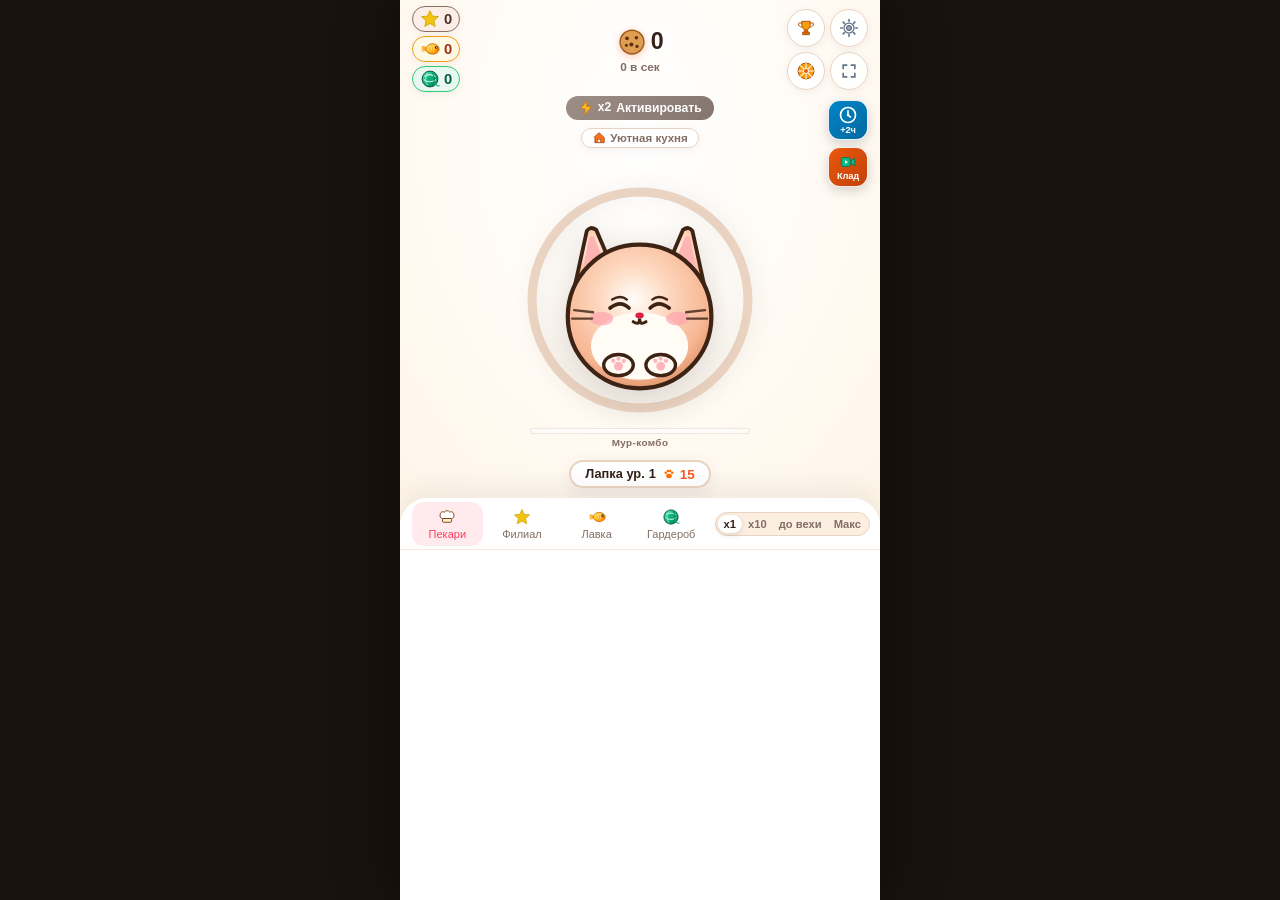
<file: index.html>
<!DOCTYPE html>
<html lang="ru">
<head>
  <meta charset="UTF-8">
  <meta name="viewport" content="width=device-width, initial-scale=1.0, maximum-scale=1.0, user-scalable=no, viewport-fit=cover">
  <meta name="theme-color" content="#FFF7EE">
  <link rel="icon" href="data:image/svg+xml,<svg xmlns='http://www.w3.org/2000/svg' viewBox='0 0 24 24'><circle cx='12' cy='12' r='9.5' fill='%23e09e53'/><circle cx='8' cy='9' r='1.5' fill='%235c2e0b'/><circle cx='15.5' cy='8.5' r='1.4' fill='%235c2e0b'/><circle cx='11.5' cy='14' r='1.6' fill='%235c2e0b'/></svg>">
  <title>Кото-Пекарня: Мурчащий Батон</title>
  <!-- Яндекс Игры SDK -->
  <script src="https://yandex.ru/games/sdk/v2"></script>
  <link rel="stylesheet" href="css/styles.css">
</head>
<body>
  <div id="app-root" class="app-container theme-bakery-0">
    <!-- Глобальные SVG ресурсы -->
    <svg width="0" height="0" style="position:absolute; pointer-events:none;">
      <defs>
        <linearGradient id="feverGlowGrad" x1="0%" y1="0%" x2="100%" y2="100%">
          <stop offset="0%" stop-color="#FFD54F" />
          <stop offset="100%" stop-color="#FF5722" />
        </linearGradient>

        <linearGradient id="rainbowBubbleGrad" x1="0%" y1="0%" x2="100%" y2="100%">
          <stop offset="0%" stop-color="#ffffff" stop-opacity="0.8" />
          <stop offset="45%" stop-color="#c084fc" stop-opacity="0.4" />
          <stop offset="100%" stop-color="#06b6d4" stop-opacity="0.7" />
        </linearGradient>

        <!-- Градиент для золотого кольца Лихорадки -->
        <linearGradient id="feverGoldGrad" x1="0%" y1="0%" x2="100%" y2="100%">
          <stop offset="0%" stop-color="#fffbeb" />
          <stop offset="30%" stop-color="#fde047" />
          <stop offset="70%" stop-color="#f59e0b" />
          <stop offset="100%" stop-color="#b45309" />
        </linearGradient>

        <linearGradient id="goldFishBodyGrad" x1="0%" y1="0%" x2="100%" y2="100%">
          <stop offset="0%" stop-color="#FFF59D" />
          <stop offset="25%" stop-color="#FFD54F" />
          <stop offset="65%" stop-color="#FFA000" />
          <stop offset="100%" stop-color="#FF6F00" />
        </linearGradient>

        <linearGradient id="goldFishFinGrad" x1="0%" y1="100%" x2="100%" y2="0%">
          <stop offset="0%" stop-color="#FFE082" />
          <stop offset="100%" stop-color="#FF8F00" />
        </linearGradient>

        <linearGradient id="bakerHatGrad" x1="0%" y1="0%" x2="0%" y2="100%">
          <stop offset="0%" stop-color="#FFFDF5" />
          <stop offset="60%" stop-color="#FFF8EE" />
          <stop offset="100%" stop-color="#F3DFC8" />
        </linearGradient>

        <linearGradient id="devilHornGrad" x1="0%" y1="0%" x2="100%" y2="100%">
          <stop offset="0%" stop-color="#EF4444" />
          <stop offset="45%" stop-color="#C62828" />
          <stop offset="100%" stop-color="#7F1D1D" />
        </linearGradient>

        <linearGradient id="heartGrad" x1="0%" y1="0%" x2="100%" y2="100%">
          <stop offset="0%" stop-color="#FB7185" />
          <stop offset="50%" stop-color="#F43F5E" />
          <stop offset="100%" stop-color="#BE123C" />
        </linearGradient>

        <!-- Сочный изумрудно-мятный градиент для клубков пряжи -->
        <linearGradient id="yarnBallEmeraldGrad" x1="0%" y1="0%" x2="100%" y2="100%">
          <stop offset="0%" stop-color="#6EE7B7" />
          <stop offset="40%" stop-color="#10B981" />
          <stop offset="80%" stop-color="#059669" />
          <stop offset="100%" stop-color="#047857" />
        </linearGradient>

        <!-- Золотой градиент для ордена шефа -->
        <linearGradient id="goldMedalBroochGrad" x1="0%" y1="0%" x2="100%" y2="100%">
          <stop offset="0%" stop-color="#FFF9C4" />
          <stop offset="30%" stop-color="#FDE047" />
          <stop offset="70%" stop-color="#EAB308" />
          <stop offset="100%" stop-color="#CA8A04" />
        </linearGradient>

        <!-- Векторная золотая рыбка -->
        <g id="universal-gold-fish">
          <path d="M 9 12 C 4 6 1 8 2 12 C 1 16 4 18 9 12 Z" fill="url(#goldFishFinGrad)" />
          <path d="M 4 12 L 8 12" stroke="#FF6F00" stroke-width="0.8" stroke-linecap="round" opacity="0.6" />
          <path d="M 12 7 C 14 4 17 5 18 8 Z" fill="url(#goldFishFinGrad)" />
          <path d="M 12 17 C 14 19.5 17 19 17 16 Z" fill="url(#goldFishFinGrad)" />
          <ellipse cx="15" cy="12" rx="8" ry="6.2" fill="url(#goldFishBodyGrad)" stroke="#B45309" stroke-width="0.75" />
          <path d="M 13 9 Q 15 12 13 15" fill="none" stroke="#FFFFFF" stroke-width="0.9" opacity="0.55" stroke-linecap="round" />
          <path d="M 16 8 Q 18 12 16 16" fill="none" stroke="#FFFFFF" stroke-width="0.9" opacity="0.55" stroke-linecap="round" />
          <circle cx="19.5" cy="10.2" r="1.6" fill="#261710" />
          <circle cx="20" cy="9.8" r="0.65" fill="#FFFFFF" />
          <circle cx="19.2" cy="10.7" r="0.3" fill="#FFFFFF" />
          <path d="M 22.2 12.8 Q 21.5 13.5 20.8 13" fill="none" stroke="#9A3412" stroke-width="0.7" stroke-linecap="round" />
        </g>

        <!-- Универсальный изумрудно-мятный клубок пряжи -->
        <g id="universal-yarn-ball">
          <circle cx="12" cy="12" r="9.5" fill="url(#yarnBallEmeraldGrad)" stroke="#064E3B" stroke-width="1.1" />
          <path d="M 6 9 C 9 6, 15 6, 18 9" fill="none" stroke="#D1FAE5" stroke-width="1.3" stroke-linecap="round" />
          <path d="M 5 13 C 8 16, 16 16, 19 13" fill="none" stroke="#D1FAE5" stroke-width="1.3" stroke-linecap="round" />
          <path d="M 9 5 C 6 9, 6 15, 9 19" fill="none" stroke="#A7F3D0" stroke-width="1.1" stroke-linecap="round" />
          <path d="M 15 5 C 18 9, 18 15, 15 19" fill="none" stroke="#047857" stroke-width="1.1" stroke-linecap="round" />
          <path d="M 18 17 C 20 20, 22 21, 23 20" fill="none" stroke="#10B981" stroke-width="1.4" stroke-linecap="round" />
        </g>

        <!-- Аккуратный инлайн-SVG поварского колпачка для карточки базового гардероба -->
        <g id="wardrobe-icon-chef-hat">
          <path d="M 6 16 C 3 10, 5 5, 11 5 C 13 2, 18 2, 20 5 C 26 5, 28 10, 25 16 Z" fill="#FFFDF5" stroke="#3D2314" stroke-width="1.4" stroke-linejoin="round" />
          <path d="M 11 7 C 12 10, 12 13, 11 15" stroke="#DEC8B2" stroke-width="1" stroke-linecap="round" fill="none" />
          <path d="M 20 7 C 19 10, 19 13, 20 15" stroke="#DEC8B2" stroke-width="1" stroke-linecap="round" fill="none" />
          <rect x="5" y="15" width="21" height="5" rx="1.5" fill="#FFF8EE" stroke="#3D2314" stroke-width="1.3" />
          <line x1="7" y1="17.5" x2="24" y2="17.5" stroke="#FF8A80" stroke-width="0.8" stroke-linecap="round" />
        </g>

        <!-- Векторная миниатюра королевского берета для иконок гардероба -->
        <g id="wardrobe-icon-beret">
          <path d="M 4 14 C 2 8, 8 4, 14 5 C 20 3, 23 6, 22 11 C 20 13, 16 14, 13 14 C 9 14, 6 15, 4 14 Z" fill="#881337" stroke="#38040E" stroke-width="1.2" stroke-linejoin="round" />
          <path d="M 5 13 C 9 12, 16 13, 19 14" fill="none" stroke="#FACC15" stroke-width="1.1" stroke-linecap="round" />
          <path d="M 18 12 Q 22 6, 25 5 Q 23 9, 19 13 Z" fill="#FFFFFF" stroke="#94A3B8" stroke-width="0.8" />
          <circle cx="18" cy="12" r="1.4" fill="#FACC15" stroke="#713F12" stroke-width="0.6" />
        </g>

        <!-- Векторная миниатюра золотого ордена для иконки гардероба -->
        <g id="wardrobe-icon-order">
          <circle cx="12" cy="12" r="9.5" fill="url(#goldMedalBroochGrad)" stroke="#3D2314" stroke-width="1.2" />
          <circle cx="12" cy="12" r="7.2" fill="none" stroke="#B45309" stroke-width="0.7" stroke-dasharray="1.5,1.2" />
          <!-- Тиснёная лапка по центру -->
          <ellipse cx="12" cy="13.2" rx="3" ry="2.2" fill="#B45309" />
          <circle cx="9.2" cy="9.8" r="1.1" fill="#B45309" />
          <circle cx="12" cy="8.6" r="1.1" fill="#B45309" />
          <circle cx="14.8" cy="9.8" r="1.1" fill="#B45309" />
        </g>

        <!-- Иконка Цилиндра фокусника для гардероба -->
        <g id="wardrobe-icon-tophat">
          <ellipse cx="14" cy="18" rx="10" ry="2.2" fill="#1e1b4b" stroke="#0f172a" stroke-width="1.2" />
          <path d="M 7 18 L 8 6 C 8 5.5, 10 5, 14 5 C 18 5, 20 5.5, 20 6 L 21 18 Z" fill="#1e1b4b" stroke="#0f172a" stroke-width="1.2" />
          <ellipse cx="14" cy="6" rx="6.5" ry="1.8" fill="#312e81" stroke="#0f172a" stroke-width="0.8" />
          <path d="M 7.2 15 C 10 16, 18 16, 20.8 15 L 21 17 C 18 18, 10 18, 7 17 Z" fill="#9333ea" />
          <rect x="12" y="14.5" width="4" height="3" rx="0.8" fill="#fbbf24" stroke="#b45309" stroke-width="0.6" />
        </g>

        <!-- Иконка Кибер-визора для гардероба -->
        <g id="wardrobe-icon-visor">
          <polygon points="4,9 24,9 22,16 6,16" fill="rgba(6, 182, 212, 0.85)" stroke="#0891b2" stroke-width="1.2" />
          <polygon points="6,10 12,10 9,15 5,15" fill="#ffffff" opacity="0.4" />
          <line x1="8" y1="12.5" x2="20" y2="12.5" stroke="#ecfeff" stroke-width="0.8" stroke-dasharray="2,1.5" />
          <circle cx="14" cy="12.5" r="1.2" fill="#ffffff" />
        </g>

        <!-- Иконка Астрального нимба для гардероба -->
        <g id="wardrobe-icon-halo">
          <ellipse cx="14" cy="12" rx="10" ry="4" fill="none" stroke="#c084fc" stroke-width="1.8" stroke-dasharray="4,2" />
          <circle cx="5" cy="12" r="1.4" fill="#ffffff" />
          <circle cx="23" cy="12" r="1.4" fill="#ffffff" />
          <circle cx="14" cy="8" r="1.1" fill="#fdf4ff" />
        </g>

        <g id="wardrobe-icon-glasses">
          <!-- Чёрные линзы с чёткой серебристо-белой окантовкой для безупречной читаемости -->
          <rect x="2" y="7" width="10.5" height="9.5" rx="2.5" fill="#111827" stroke="#e2e8f0" stroke-width="1.2" />
          <rect x="15.5" y="7" width="10.5" height="9.5" rx="2.5" fill="#111827" stroke="#e2e8f0" stroke-width="1.2" />
          <rect x="11.5" y="9.5" width="5" height="2" rx="0.5" fill="#e2e8f0" />
          <polygon points="4,8.5 7,8.5 4,14.5 3,14.5" fill="#ffffff" opacity="0.95" />
          <polygon points="8,8.5 9.5,8.5 7,14.5 5.5,14.5" fill="#ffffff" opacity="0.6" />
          <polygon points="17.5,8.5 20.5,8.5 17.5,14.5 16.5,14.5" fill="#ffffff" opacity="0.95" />
          <polygon points="21.5,8.5 23,8.5 20.5,14.5 19,14.5" fill="#ffffff" opacity="0.6" />
          <path d="M 2 9.5 L 0.5 9" stroke="#e2e8f0" stroke-width="1.2" stroke-linecap="round" />
          <path d="M 26 9.5 L 27.5 9" stroke="#e2e8f0" stroke-width="1.2" stroke-linecap="round" />
        </g>
      </defs>
    </svg>
    <!-- Верхняя панель валют -->
    <header class="top-bar">
      <div class="top-bar-currencies">
        <div class="currency-badge stars" title="Звёзды Мишлен">
          <svg class="icon-svg-badge" width="20" height="20" viewBox="0 0 24 24" fill="none" xmlns="http://www.w3.org/2000/svg">
            <path d="M12 2L14.9 8.5L22 9.2L16.7 14L18.2 21L12 17.3L5.8 21L7.3 14L2 9.2L9.1 8.5L12 2Z" fill="#f1c40f" stroke="#d4ac0d" stroke-width="1.2" stroke-linejoin="round"/>
          </svg>
          <span id="stars-display">0</span>
        </div>
        <div class="currency-badge fish" title="Золотые рыбки">
          <svg class="icon-svg-badge" width="20" height="20" viewBox="0 0 24 24"><use href="#universal-gold-fish" /></svg>
          <span id="fish-display">0</span>
        </div>
        <div class="currency-badge yarn" title="Клубки пряжи">
          <svg class="icon-svg-badge" width="20" height="20" viewBox="0 0 24 24"><use href="#universal-yarn-ball" /></svg>
          <span id="yarn-display">0</span>
        </div>
        <svg id="currency-tutorial-hand" class="tutorial-finger-pointer hidden" width="34" height="34" viewBox="0 0 24 24" fill="none">
          <!-- Замкнутый внешний силуэт оригинальной руки без паразитной линии отсечения -->
          <path d="M9 11V4.5C9 3.67 9.67 3 10.5 3C11.33 3 12 3.67 12 4.5V7.5C12 6.67 12.67 6 13.5 6C14.33 6 15 6.67 15 7.5V8.5C15 7.67 15.67 7 16.5 7C17.33 7 18 7.67 18 8.5V10C18 9.17 18.67 8.5 19.5 8.5C20.33 8.5 21 9.17 21 10V15C21 18.31 18.31 21 15 21H12C9.5 21 7.2 19.5 6.2 17.2L4.3 12.8C3.9 11.9 4.3 10.9 5.2 10.5C6.1 10.1 7.1 10.5 7.5 11.4L9 14.5V11Z" 
                fill="#FFFFFF" stroke="#3D1E0B" stroke-width="1.5" stroke-linecap="round" stroke-linejoin="round"/>
          <!-- Исходные внутренние линии разделения пальцев без заливки -->
          <path d="M12 10.5V7.5M15 11V8.5M18 12V10" 
                stroke="#3D1E0B" stroke-width="1.5" stroke-linecap="round" stroke-linejoin="round"/>
        </svg>
      </div>

      <div class="main-cookies-wrap">
        <div class="cookies-counter">
          <span id="main-cookie-icon" class="paw-icon"></span>
          <span id="cookies-display" class="cookies-value">0</span>
        </div>
        <div class="rate-counter">
          <span id="rate-display">0</span> в сек<span id="sleep-rate-tag" style="display:none; color:#3b82f6; margin-left:3px; font-weight:800;">(Сон x2.5)</span>
        </div>
      </div>

            <div class="top-bar-actions">
        <button id="btn-open-achievements" class="icon-button" title="Достижения">
          <svg width="22" height="22" viewBox="0 0 24 24" fill="none" xmlns="http://www.w3.org/2000/svg">
            <path d="M7 4H17V9C17 11.8 14.8 14 12 14C9.2 14 7 11.8 7 9V4Z" fill="#f59e0b" stroke="#b45309" stroke-width="1.2"/>
            <path d="M7 6H4C3.4 6 3 6.4 3 7C3 9 4.5 10.6 6.5 10.9M17 6H20C20.6 6 21 6.4 21 7C21 9 19.5 10.6 17.5 10.9" stroke="#b45309" stroke-width="1.2" stroke-linecap="round"/>
            <path d="M10 14V17H14V14M8 20H16V17H8V20Z" fill="#d97706" stroke="#b45309" stroke-width="1.2" stroke-linejoin="round"/>
          </svg>
        </button>
        <button id="btn-open-settings" class="icon-button" title="Настройки">
          <svg width="22" height="22" viewBox="0 0 24 24" fill="none" xmlns="http://www.w3.org/2000/svg">
            <circle cx="12" cy="12" r="3" fill="#94a3b8" stroke="#475569" stroke-width="1.2"/>
            <path d="M12 2V4M12 20V22M4 12H2M22 12H20M5 5L6.5 6.5M17.5 17.5L19 19M5 19L6.5 17.5M17.5 6.5L19 5" stroke="#64748b" stroke-width="2" stroke-linecap="round"/>
            <circle cx="12" cy="12" r="6" stroke="#64748b" stroke-width="1.5"/>
          </svg>
        </button>
        <button id="btn-open-wheel" class="icon-button" title="Рулетка котика">
          <span data-icon="wheel" data-size="24"></span>
          <div id="wheel-badge-dot" class="wheel-alert-dot"></div>
        </button>
        <button id="btn-toggle-fullscreen" class="icon-button" title="Во весь экран">
          <svg width="22" height="22" viewBox="0 0 24 24" fill="none" xmlns="http://www.w3.org/2000/svg">
            <path d="M4 4H10V6H6V10H4V4Z" fill="#64748b"/>
            <path d="M14 4H20V10H18V6H14V4Z" fill="#64748b"/>
            <path d="M4 14H6V18H10V20H4V14Z" fill="#64748b"/>
            <path d="M14 20V18H18V14H20V20H14Z" fill="#64748b"/>
          </svg>
        </button>
      </div>
    </header>

    <!-- Полоска множителя рекламы и контрактов (строго по центру) -->
    <div id="active-boosts-bar" class="boosts-bar" style="display:flex; gap:8px; justify-content:center; align-items:center;">
      <button id="btn-ad-boost" class="ad-boost-pill inactive">
        <span class="boost-icon">
          <span data-icon="lightning" data-size="16"></span> x2
        </span>
        <span id="ad-boost-timer">Активировать</span>
      </button>

      <div id="order-rush-pill" class="ad-boost-pill" style="display:none; background:linear-gradient(135deg, #f59e0b, #d97706); box-shadow:0 4px 12px rgba(217,119,6,0.35);">
        <span class="boost-icon"><span data-icon="lightning" data-size="15"></span> <span id="order-rush-mult-label">x2</span></span>
        <span id="order-rush-timer-label">25с</span>
      </div>

      <div id="sugar-rush-pill" class="ad-boost-pill" style="display:none; background:linear-gradient(135deg, #e11d48, #be123c); box-shadow:0 4px 12px rgba(225,29,72,0.35);">
        <span class="boost-icon"><span data-icon="lightning" data-size="15"></span> <span>x3</span></span>
        <span id="sugar-rush-timer-label">20с</span>
      </div>
    </div>

    <!-- Боковой стек виджетов у правого края экрана -->
    <aside class="side-widgets-stack">
      <button id="btn-timelapse-boost" class="side-widget-btn blue" title="Мгновенный таймлапс (+2 часа выпечки)">
        <span data-icon="timelapse" data-size="20"></span>
        <span id="timelapse-btn-label" class="side-widget-label">+2ч</span>
      </button>

      <button id="btn-summon-spawner" class="side-widget-btn orange" title="Призвать клад (Посылка / Золотая рыбка)">
        <span data-icon="video_cam" data-size="18"></span>
        <span class="side-widget-label">Клад</span>
      </button>
    </aside>
    <!-- Основная зона выпечки -->
    <main class="click-zone">
      <div id="location-badge" class="location-badge">
        <span id="location-badge-icon">
          <span data-icon="home" data-size="14"></span>
        </span>
        <span id="location-badge-name">Уютная кухня</span>
      </div>

      <!-- Фиксированная зона под статус котика между локацией и кругом -->
      <div class="cat-mood-slot">
        <div id="cat-mood-bubble" class="cat-mood-bubble hidden"></div>
      </div>

      <div id="floating-container" class="floating-container"></div>

      <div id="fever-wrapper" class="dough-fever-wrapper" role="button" tabindex="0" aria-label="Размять котика-пекаря">
        <svg class="fever-ring" viewBox="0 0 240 240">
          <circle class="ring-bg" cx="120" cy="120" r="108" />
          <circle id="fever-ring-progress" class="ring-fill" cx="120" cy="120" r="108" />
        </svg>

        <div id="dough-target" class="cat-bun-entity">
          <svg id="cat-svg" class="cat-bun-svg" viewBox="0 0 200 200" xmlns="http://www.w3.org/2000/svg">
            <defs>
              <radialGradient id="catBodyGrad" cx="46%" cy="38%" r="65%">
                <stop offset="0%" stop-color="var(--cat-body-c1, #FFFDF9)" />
                <stop offset="35%" stop-color="var(--cat-body-c2, #FEDAC2)" />
                <stop offset="78%" stop-color="var(--cat-body-c3, #F7B794)" />
                <stop offset="100%" stop-color="var(--cat-body-c4, #DE9168)" />
              </radialGradient>
              <linearGradient id="goldAccMedalGrad" x1="0%" y1="0%" x2="100%" y2="100%">
                <stop offset="0%" stop-color="#FDE047" />
                <stop offset="50%" stop-color="#EAB308" />
                <stop offset="100%" stop-color="#CA8A04" />
              </linearGradient>
            </defs>

            <!-- СЛОЙ 1: ВЫРАЗИТЕЛЬНЫЕ ВЫСОКИЕ ТРЕУГОЛЬНЫЕ УШКИ -->
            <g id="cat-ears">
              <!-- Левое треугольное ушко: вершина поднята до y: 34, основание макушки под колпак сохранено на (76, 74) -->
              <path d="M 38 90 L 50 35 Q 53 30 59 34 L 76 74 Z" 
                    fill="url(#catBodyGrad)" stroke="var(--cat-line, #3d2314)" stroke-width="3.6" stroke-linejoin="round" stroke-linecap="round" />
              <path d="M 44 82 L 52 42 Q 54 38 57 41 L 69 70 Z" 
                    fill="var(--cat-ear-inner, #ffb4b4)" />

              <!-- Правое треугольное ушко: симметричный подъем до y: 34, спуск к макушке на (124, 74) -->
              <path d="M 162 90 L 150 35 Q 147 30 141 34 L 124 74 Z" 
                    fill="url(#catBodyGrad)" stroke="var(--cat-line, #3d2314)" stroke-width="3.6" stroke-linejoin="round" stroke-linecap="round" />
              <path d="M 156 82 L 148 42 Q 146 38 143 41 L 131 70 Z" 
                    fill="var(--cat-ear-inner, #ffb4b4)" />
            </g>

            <!-- СЛОЙ 2: ГОЛОВА-БУЛОЧКА С ПУЗИКОМ -->
            <circle cx="100" cy="116" r="68" fill="url(#catBodyGrad)" stroke="var(--cat-line, #3d2314)" stroke-width="4" />
            <ellipse cx="100" cy="144" rx="46" ry="32" fill="var(--cat-belly, #fffbf5)" />

            <!-- СЛОЙ 3: МОРДОЧКА, ЩЕЧКИ И УСИКИ -->
            <g id="cat-eyes-awake">
              <path d="M 72 108 Q 82 100 90 108" fill="none" stroke="var(--cat-line, #3d2314)" stroke-width="3.5" stroke-linecap="round" />
              <path d="M 110 108 Q 118 100 128 108" fill="none" stroke="var(--cat-line, #3d2314)" stroke-width="3.5" stroke-linecap="round" />
              <path d="M 74 100 Q 82 95 88 100" fill="none" stroke="var(--cat-line, #3d2314)" stroke-width="2.2" stroke-linecap="round" />
              <path d="M 112 100 Q 118 95 126 100" fill="none" stroke="var(--cat-line, #3d2314)" stroke-width="2.2" stroke-linecap="round" />
            </g>
            <g id="cat-eyes-asleep">
              <line x1="72" y1="106" x2="88" y2="106" stroke="var(--cat-line, #3d2314)" stroke-width="3.5" stroke-linecap="round" />
              <line x1="112" y1="106" x2="128" y2="106" stroke="var(--cat-line, #3d2314)" stroke-width="3.5" stroke-linecap="round" />
            </g>

            <!-- Кавайный носик-пуговка -->
            <ellipse cx="100" cy="115" rx="4" ry="2.8" fill="var(--cat-nose, #FB7185)" />

            <!-- Ротик :3 стыкуется прямо под носиком -->
            <path d="M 94 121 Q 100 125 100 117.8 Q 100 125 106 121" fill="none" stroke="var(--cat-line, #3d2314)" stroke-width="3" stroke-linecap="round" />

            <ellipse cx="64" cy="118" rx="11" ry="6.5" fill="var(--cat-blush, #FDA4AF)" opacity="0.7" />
            <ellipse cx="136" cy="118" rx="11" ry="6.5" fill="var(--cat-blush, #FDA4AF)" opacity="0.7" />

            <!-- Верхние усики -->
            <line x1="38" y1="110" x2="56" y2="112" stroke="var(--cat-line, #3d2314)" stroke-width="2.2" stroke-linecap="round" opacity="0.8" />
            <line x1="36" y1="118" x2="55" y2="118" stroke="var(--cat-line, #3d2314)" stroke-width="2.2" stroke-linecap="round" opacity="0.8" />
            <line x1="162" y1="110" x2="144" y2="112" stroke="var(--cat-line, #3d2314)" stroke-width="2.2" stroke-linecap="round" opacity="0.8" />
            <line x1="164" y1="118" x2="145" y2="118" stroke="var(--cat-line, #3d2314)" stroke-width="2.2" stroke-linecap="round" opacity="0.8" />

            <!-- СЛОЙ 4: ДИНАМИЧЕСКИЙ СЛОЙ ШЕИ / ПУЗИКА (y: 138..144) -->
            <g id="cat-neck-layer" pointer-events="none"></g>

            <!-- СЛОЙ 5: ПЕРЕДНИЕ ЛАПКИ -->
            <g id="cat-front-paws">
              <ellipse cx="80" cy="162" rx="14" ry="10" fill="var(--cat-belly, #fffbf5)" stroke="var(--cat-line, #3d2314)" stroke-width="3.2" />
              <circle cx="80" cy="163" r="4.2" fill="var(--cat-paw-pad, #FFB3BA)" />
              <circle cx="75" cy="158" r="2" fill="var(--cat-paw-pad, #FFB3BA)" />
              <circle cx="80" cy="156" r="2" fill="var(--cat-paw-pad, #FFB3BA)" />
              <circle cx="85" cy="158" r="2" fill="var(--cat-paw-pad, #FFB3BA)" />

              <ellipse cx="120" cy="162" rx="14" ry="10" fill="var(--cat-belly, #fffbf5)" stroke="var(--cat-line, #3d2314)" stroke-width="3.2" />
              <circle cx="120" cy="163" r="4.2" fill="var(--cat-paw-pad, #FFB3BA)" />
              <circle cx="115" cy="158" r="2" fill="var(--cat-paw-pad, #FFB3BA)" />
              <circle cx="120" cy="156" r="2" fill="var(--cat-paw-pad, #FFB3BA)" />
              <circle cx="125" cy="158" r="2" fill="var(--cat-paw-pad, #FFB3BA)" />
            </g>

            <!-- СЛОЙ 6: ГОЛОВНОЙ УБОР / ЭФФЕКТЫ -->
            <g id="cat-head-layer" pointer-events="none"></g>
          </svg>
        </div>
      </div>

      <div id="purr-combo-wrap" class="purr-combo-wrap">
        <div class="purr-combo-bar-bg">
          <div id="purr-combo-fill" class="purr-combo-bar-fill" style="width:0%"></div>
        </div>
        <span id="purr-combo-label" class="purr-combo-label">Мур-комбо</span>
      </div>

      <button id="btn-upgrade-click" class="click-upgrade-btn">
        <span class="btn-title">Лапка ур. <span id="click-level-val">1</span></span>
        <span class="btn-cost"><span data-icon="paw" data-size="14"></span> <span id="click-cost-display">15</span></span>
      </button>
    </main>
    <!-- Нижняя панель управления -->
    <section class="bottom-panel">
      <div class="panel-header">
        <nav class="tabs-nav">
          <button class="tab-btn active" data-tab="generators">
            <svg class="tab-icon" width="18" height="18" viewBox="0 0 24 24" fill="none" xmlns="http://www.w3.org/2000/svg">
              <path d="M6 14C3.5 14 2 11.5 3 9C2.5 6 6 4 8.5 5.5C10 3 14 3 15.5 5.5C18 4 21.5 6 21 9C22 11.5 20.5 14 18 14Z" fill="#ffffff" stroke="#78350f" stroke-width="1.2"/>
              <rect x="6" y="14" width="12" height="5" rx="1.5" fill="#fef3c7" stroke="#78350f" stroke-width="1.2"/>
            </svg>
            <span>Пекари</span>
          </button>
          <button class="tab-btn" data-tab="prestige">
            <svg class="tab-icon" width="18" height="18" viewBox="0 0 24 24" fill="none" xmlns="http://www.w3.org/2000/svg">
              <path d="M12 2L14.9 8.5L22 9.2L16.7 14L18.2 21L12 17.3L5.8 21L7.3 14L2 9.2L9.1 8.5L12 2Z" fill="#f1c40f" stroke="#d4ac0d" stroke-width="1.2" stroke-linejoin="round"/>
            </svg>
            <span>Филиал</span>
          </button>
          <button class="tab-btn" data-tab="shop">
            <svg class="icon-svg-badge" width="18" height="18" viewBox="0 0 24 24"><use href="#universal-gold-fish" /></svg>
            <span>Лавка</span>
          </button>
          <button class="tab-btn" data-tab="wardrobe">
            <svg class="icon-svg-badge" width="18" height="18" viewBox="0 0 24 24"><use href="#universal-yarn-ball" /></svg>
            <span>Гардероб</span>
          </button>
        </nav>

        <div id="batch-container" class="batch-selector">
          <button class="batch-btn active" data-batch="1">x1</button>
          <button class="batch-btn" data-batch="10">x10</button>
          <button class="batch-btn" data-batch="milestone">до вехи</button>
          <button class="batch-btn" data-batch="max">Макс</button>
        </div>
      </div>

      <div class="panel-content-scroll">
        <div id="tab-content-generators" class="tab-pane active"></div>
        <div id="tab-content-prestige" class="tab-pane"></div>
        <div id="tab-content-shop" class="tab-pane"></div>
        <div id="tab-content-wardrobe" class="tab-pane"></div>
      </div>
    </section>
    <!-- Плавающая посылка-сюрприз -->
    <div id="mystery-box" class="mystery-box hidden">
      <div class="box-inner">
        <svg width="48" height="48" viewBox="0 0 24 24" fill="none" style="filter: drop-shadow(0 4px 8px rgba(0,0,0,0.18));">
          <rect x="3" y="10" width="18" height="11" rx="2" fill="#e67e22"/>
          <rect x="2" y="7" width="20" height="4" rx="1.5" fill="#d35400"/>
          <rect x="10.5" y="7" width="3" height="14" fill="#f1c40f"/>
          <path d="M12 7 C10 4 7 4 7 5.5 C7 7 12 7 12 7 Z" fill="#f1c40f"/>
          <path d="M12 7 C14 4 17 4 17 5.5 C17 7 12 7 12 7 Z" fill="#f1c40f"/>
        </svg>
        <div class="box-badge-taps" id="box-taps-left">3</div>
      </div>
    </div>

    <!-- Модальное окно Колеса фортуны («Рулетка котика») -->
    <div id="modal-fortune-wheel" class="modal-backdrop hidden">
      <div class="wheel-modal-card">
        <div class="modal-header-row" style="width: 100%; margin-bottom: 2px;">
          <div class="modal-title-wrap">
            <span data-icon="wheel" data-size="20"></span>
            <span style="font-size: 1.05rem;">Рулетка котика</span>
          </div>
          <button id="btn-close-wheel" class="btn-close-modal">✕</button>
        </div>

        <div style="font-size: 0.78rem; color: var(--color-text-muted); margin-bottom: 4px; text-align: center;">
          Крутите барабан и получайте супер-бонусы для кухни!
        </div>

        <div class="wheel-stage-container">
          <div class="wheel-arrow-pointer"></div>
          <canvas id="fortune-wheel-canvas" class="wheel-disc-canvas" width="480" height="480"></canvas>
        </div>

        <button id="btn-spin-wheel" class="wheel-spin-btn">
          <span id="spin-wheel-btn-text">Крутить бесплатно</span>
        </button>
      </div>
    </div>

    <!-- Модальное окно получения приза из посылки -->
    <div id="modal-box-reward" class="modal-backdrop hidden">
      <div class="modal-card" style="text-align: center;">
        <div id="box-reward-icon" style="margin-bottom: 6px; display: flex; justify-content: center;"></div>
        <h2 id="box-reward-title" style="font-size: 1.2rem; font-weight: 900; margin-bottom: 6px;">Посылка от шефа!</h2>
        <p id="box-reward-desc" style="font-size: 0.84rem; color: var(--color-text-muted); line-height: 1.35; margin-bottom: 12px;"></p>
        <div class="box-reward-badge">
          <span id="box-reward-badge-icon" style="display: flex; align-items: center;"></span>
          <span id="box-reward-amount" class="box-reward-val"></span>
        </div>
        <button id="btn-claim-box-reward" style="background: linear-gradient(135deg, var(--color-primary), #f44336); color: #fff; border: none; padding: 11px 22px; border-radius: var(--radius-pill); font-weight: 900; font-size: 0.88rem; cursor: pointer; box-shadow: var(--shadow-pop);">
          Забрать награду!
        </button>
      </div>
    </div>

    <!-- Обучающее модальное окно -->
    <div id="tutorial-modal" class="modal-backdrop hidden">
      <div class="modal-card" style="text-align: center;">
        <div id="tutorial-icon" style="margin-bottom: 6px;">
          <span data-icon="star" data-size="36"></span>
        </div>
        <h2 id="tutorial-title" style="font-size: 1.15rem; font-weight: 900; margin-bottom: 6px;"></h2>
        <p id="tutorial-text" style="font-size: 0.84rem; color: var(--color-text-muted); line-height: 1.4; margin-bottom: 14px;"></p>
        <button id="btn-close-tutorial" style="background: linear-gradient(135deg, var(--color-primary), #f44336); color: #fff; border: none; padding: 10px 20px; border-radius: var(--radius-pill); font-weight: 900; font-size: 0.88rem; cursor: pointer; box-shadow: var(--shadow-pop);"></button>
      </div>
    </div>

    <!-- Модальное окно офлайн-прогресса -->
    <div id="offline-modal" class="modal-backdrop hidden">
      <div class="modal-card" style="text-align: center;">
        <div style="margin-bottom: 4px;">
          <span data-icon="cat_sleep" data-size="38"></span>
        </div>
        <h2 style="font-size: 1.2rem; font-weight: 900; margin-bottom: 6px;">Котики пекли без вас!</h2>
        <p style="font-size: 0.84rem; color: var(--color-text-muted); margin-bottom: 12px;">
          Вас не было: <span id="offline-time-spent" style="color: var(--color-text-main); font-weight: 800;">0 мин</span>
        </p>
        <div style="display: inline-flex; align-items: center; gap: 6px; background: var(--color-bg-secondary); padding: 7px 16px; border-radius: var(--radius-pill); margin-bottom: 14px; border: 1px solid var(--color-border); align-self: center;">
          <svg width="22" height="22" viewBox="0 0 24 24" fill="none" xmlns="http://www.w3.org/2000/svg" style="display:inline-block;vertical-align:middle;flex-shrink:0;"><circle cx="12" cy="12" r="9.5" fill="#e09e53" stroke="#a06023" stroke-width="1.2"/><circle cx="8" cy="9" r="1.5" fill="#5c2e0b"/><circle cx="15.5" cy="8.5" r="1.4" fill="#5c2e0b"/><circle cx="11.5" cy="14" r="1.6" fill="#5c2e0b"/><circle cx="16" cy="15.5" r="1.3" fill="#5c2e0b"/><circle cx="7.5" cy="14.5" r="1.2" fill="#5c2e0b"/></svg>
          <span id="offline-cookies-amount" style="font-size: 1.35rem; font-weight: 900; color: var(--color-primary);">0</span>
        </div>
        <div style="display: flex; flex-direction: column; gap: 7px;">
          <button id="btn-claim-offline-double" style="position: relative; background: linear-gradient(135deg, var(--color-accent-mint), #258f64); color: #fff; border: none; padding: 10px; border-radius: var(--radius-md); font-weight: 900; font-size: 0.86rem; cursor: pointer;">
            <span style="position: absolute; top: -5px; right: 10px; background: var(--color-accent-gold); color: #fff; font-size: 0.58rem; font-weight: 900; padding: 2px 4px; border-radius: 4px;">БОНУС</span>
            Забрать удвоенную выпечку (<span id="offline-double-amount">0</span>)
          </button>
          <button id="btn-claim-offline-base" style="background: transparent; border: 1.5px solid var(--color-border); color: var(--color-text-muted); padding: 8px; border-radius: var(--radius-md); font-weight: 800; font-size: 0.82rem; cursor: pointer;">
            Забрать просто так
          </button>
        </div>
      </div>
    </div>

    <!-- Модальное окно справки по валютам -->
    <div id="currencies-guide-modal" class="modal-backdrop hidden">
      <div class="modal-card">
        <div class="modal-header-row">
          <div class="modal-title-wrap">
            <span data-icon="star" data-size="18"></span>
            <span>Валюты пекарни</span>
          </div>
          <button id="btn-close-currencies-guide" class="btn-close-modal">✕</button>
        </div>
        <div class="modal-scroll-body" style="gap: 10px;">
          <div class="achievement-item" style="background:#fffbeb; border-color:#fde68a;">
            <div class="ach-left">
              <div class="ach-icon" style="filter:none; opacity:1;"><span data-icon="star" data-size="26"></span></div>
              <div class="ach-texts">
                <span class="ach-title" style="color:#b45309;">Звёзды Мишлен</span>
                <span class="ach-desc">Выдаются за открытие новых филиалов пекарни во вкладке «Филиал». Постоянно увеличивают силу лапки и выпечку всех поваров.</span>
              </div>
            </div>
          </div>
          <div class="achievement-item" style="background:#fefce8; border-color:#fef08a;">
            <div class="ach-left">
              <div class="ach-icon" style="filter:none; opacity:1;"><svg class="icon-svg-badge" width="26" height="26" viewBox="0 0 24 24"><use href="#universal-gold-fish" /></svg></div>
              <div class="ach-texts">
                <span class="ach-title" style="color:#854d0e;">Золотые рыбки</span>
                <span class="ach-desc">Ловите пролетающих рыбок над пекарней и закрывайте срочные контракты. Тратятся в «Лавке» на редкие артефакты.</span>
              </div>
            </div>
          </div>
          <div class="achievement-item" style="background:#f0fdf4; border-color:#bbf7d0;">
            <div class="ach-left">
              <div class="ach-icon" style="filter:none; opacity:1;"><svg class="icon-svg-badge" width="26" height="26" viewBox="0 0 24 24"><use href="#universal-yarn-ball" /></svg></div>
              <div class="ach-texts">
                <span class="ach-title" style="color:#166534;">Клубки пряжи</span>
                <span class="ach-desc">Добываются поглаживанием котика, из посылок-сюрпризов и лопанием радужных пузырей. Открывают наряды в «Гардеробе».</span>
              </div>
            </div>
          </div>
        </div>
      </div>
    </div>

    <!-- Модальное окно достижений -->
    <div id="achievements-modal" class="modal-backdrop hidden">
      <div class="modal-card">
        <div class="modal-header-row">
          <div class="modal-title-wrap">
            <svg width="18" height="18" viewBox="0 0 24 24" fill="none" xmlns="http://www.w3.org/2000/svg"><path d="M7 4H17V9C17 11.8 14.8 14 12 14C9.2 14 7 11.8 7 9V4Z" fill="#f59e0b" stroke="#b45309" stroke-width="1.2"/><path d="M7 6H4C3.4 6 3 6.4 3 7C3 9 4.5 10.6 6.5 10.9M17 6H20C20.6 6 21 6.4 21 7C21 9 19.5 10.6 17.5 10.9" stroke="#b45309" stroke-width="1.2" stroke-linecap="round"/><path d="M10 14V17H14V14M8 20H16V17H8V20Z" fill="#d97706" stroke="#b45309" stroke-width="1.2" stroke-linejoin="round"/></svg>
            <span>Книга достижений</span>
          </div>
          <button id="btn-close-achievements" class="btn-close-modal">✕</button>
        </div>
        <div class="modal-tabs-row">
          <button class="modal-tab-btn active" data-ach-tab="achievements">🏆 Достижения</button>
          <button class="modal-tab-btn" data-ach-tab="passport">🐾 Паспорт пекарни</button>
        </div>
        <div id="achievements-modal-list" class="modal-scroll-body"></div>
        <div id="passport-modal-list" class="modal-scroll-body hidden"></div>
      </div>
    </div>

    <!-- Модальное окно настроек и DevTools -->
    <div id="settings-modal" class="modal-backdrop hidden">
      <div class="modal-card">
        <div class="modal-header-row">
          <div class="modal-title-wrap">
            <svg width="18" height="18" viewBox="0 0 24 24" fill="none" xmlns="http://www.w3.org/2000/svg"><circle cx="12" cy="12" r="3" fill="#94a3b8" stroke="#475569" stroke-width="1.2"/><path d="M12 2V4M12 20V22M4 12H2M22 12H20M5 5L6.5 6.5M17.5 17.5L19 19M5 19L6.5 17.5M17.5 6.5L19 5" stroke="#64748b" stroke-width="2" stroke-linecap="round"/><circle cx="12" cy="12" r="6" stroke="#64748b" stroke-width="1.5"/></svg>
            <span>Настройки пекарни</span>
          </div>
          <button id="btn-close-settings" class="btn-close-modal">✕</button>
        </div>
        <div class="settings-group">
          <div class="settings-row">
            <span class="settings-label">
              <span id="sound-icon-indicator">
                <span data-icon="sound_on" data-size="18"></span>
              </span>
              <span>Звуковые эффекты</span>
            </span>
            <button id="btn-toggle-sound" class="toggle-btn">ВКЛ</button>
          </div>

          <div class="settings-row">
            <span class="settings-label">
              <span id="music-icon-indicator">
                <span data-icon="music_on" data-size="18"></span>
              </span>
              <span>Фоновая музыка</span>
            </span>
            <button id="btn-toggle-music" class="toggle-btn">ВКЛ</button>
          </div>

          <div class="devtools-box">
            <div class="devtools-title">
              <span><span data-icon="tools" data-size="14"></span> Пульт разработчика</span>
              <span style="font-size: 0.65rem; color: #64748b;">Проверка функций</span>
            </div>
            
            <div class="devtools-grid">
              <button id="dev-add-100k" class="dev-btn"><span data-icon="money_bag" data-size="13"></span> +100 тыс.</button>
              <button id="dev-add-10m" class="dev-btn"><span data-icon="money_bag" data-size="13"></span> +10 млн.</button>
            </div>
            <div class="devtools-grid">
              <button id="dev-add-10b" class="dev-btn"><span data-icon="money_bag" data-size="13"></span> +10 млрд. <span data-icon="cookie" data-size="13"></span></button>
              <button id="dev-add-1t" class="dev-btn"><span data-icon="money_bag" data-size="13"></span> +1 трлн. <span data-icon="cookie" data-size="13"></span></button>
            </div>

            <div class="devtools-grid">
              <button id="dev-add-50-fish" class="dev-btn accent">
                +50 <svg class="icon-svg-badge" width="13" height="13" viewBox="0 0 24 24"><use href="#universal-gold-fish" /></svg>
              </button>
              <button id="dev-add-5-stars" class="dev-btn accent"><span data-icon="star" data-size="13"></span> +5 Звёзд</button>
            </div>

            <div class="devtools-grid">
              <button id="dev-add-20-yarn" class="dev-btn emerald">
                +20 <svg class="icon-svg-badge" width="13" height="13" viewBox="0 0 24 24"><use href="#universal-yarn-ball" /></svg> Клубков
              </button>
              <button id="dev-toggle-fever" class="dev-btn"><span data-icon="lightning" data-size="13"></span> Лихорадка</button>
            </div>

            <div class="devtools-grid">
              <button id="dev-unlock-wardrobe" class="dev-btn"><span data-icon="wardrobe" data-size="13"></span> Весь гардероб</button>
              <button id="dev-spawn-box" class="dev-btn"><span data-icon="box" data-size="13"></span> Призвать коробку</button>
            </div>

            <div class="devtools-grid">
              <button id="dev-btn-order" class="dev-btn"><span data-icon="scroll" data-size="14"></span> Призвать квест</button>
            </div>

            <div class="devtools-grid-3">
              <button id="dev-mood-purr" class="dev-btn"><span data-icon="heart" data-size="13"></span> Мурчание</button>
              <button id="dev-mood-pet" class="dev-btn"><span data-icon="paw" data-size="13"></span> Погладить</button>
              <button id="dev-mood-sleep" class="dev-btn"><span data-icon="cat_sleep" data-size="13"></span> Дрёма</button>
            </div>

            <div class="devtools-grid">
              <button id="dev-spawn-fish" class="dev-btn"><span data-icon="fish" data-size="13"></span> Спавн рыбки</button>
              <button id="dev-test-offline" class="dev-btn"><span data-icon="clock" data-size="13"></span> Сон (+4 часа)</button>
            </div>

            <div style="font-size: 0.68rem; font-weight: 800; color: #475569; margin-top: 2px;">Сменить филиал:</div>
            <div class="devtools-grid-3">
              <button id="dev-loc-0" class="dev-btn">Филиал 1 (Кухня)</button>
              <button id="dev-loc-1" class="dev-btn">Филиал 2 (Кафе)</button>
              <button id="dev-loc-2" class="dev-btn">Филиал 3 (Дворец)</button>
              <button id="dev-loc-3" class="dev-btn">Филиал 4 (Мишлен)</button>
              <button id="dev-loc-4" class="dev-btn">Филиал 5 (Кибер)</button>
              <button id="dev-loc-5" class="dev-btn">Филиал 6 (Астрал)</button>
            </div>
          </div>

          <div class="reset-danger-box">
            <div class="reset-warning-text">Сброс очистит всю выпечку, нанятых пекарей и гардероб!</div>
            <button id="btn-prompt-reset" class="btn-danger-reset">Сбросить весь прогресс (Сброс игры)</button>
            <div id="reset-confirm-actions" style="display: none; flex-direction: column; gap: 5px;">
              <button id="btn-execute-reset" class="btn-danger-confirm">ДА, ОЧИСТИТЬ ВСЁ</button>
              <button id="btn-cancel-reset" style="background: #e5e7eb; border: none; padding: 7px; border-radius: var(--radius-xs); font-weight: 700; cursor: pointer;">Отмена</button>
            </div>
          </div>
        </div>
      </div>
    </div>

    <!-- Всплывающее уведомление -->
    <div id="achievement-toast" class="toast-card hidden">
      <div id="toast-icon-slot" class="toast-icon">
        <span data-icon="trophy" data-size="22"></span>
      </div>
      <div class="toast-body">
        <div id="toast-badge-slot" class="toast-badge">Новое достижение!</div>
        <div id="toast-title" class="toast-title">Мастер-разминатель</div>
        <div id="toast-reward" class="toast-reward"></div>
      </div>
    </div>
  </div>

  <!-- Игровые скрипты: строгий порядок зависимостей -->
  <script defer src="js/icons.js"></script>
  <script defer src="js/config.js"></script>
  <script defer src="js/sound.js"></script>
  <script defer src="js/state.js"></script>
  <script defer src="js/ui.js"></script>
  <script defer src="js/game.js"></script>
</body>
</html>
</file>
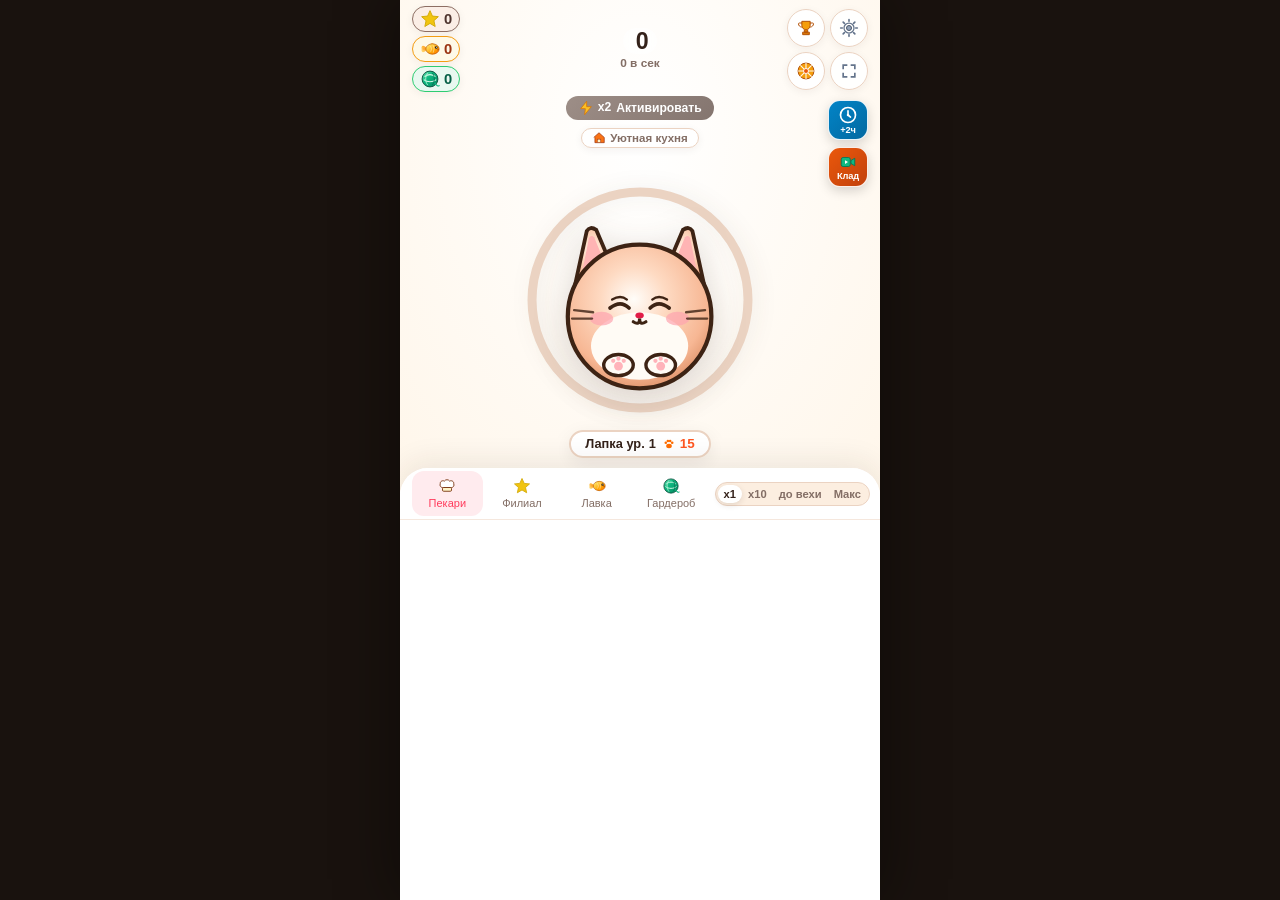
<file: index.backup.html>
﻿<!DOCTYPE html>
<html lang="ru">
<head>
  <meta charset="UTF-8">
  <meta name="viewport" content="width=device-width, initial-scale=1.0, maximum-scale=1.0, user-scalable=no, viewport-fit=cover">
  <meta name="theme-color" content="#FFF7EE">
  <link rel="icon" href="data:image/svg+xml,<svg xmlns='http://www.w3.org/2000/svg' viewBox='0 0 24 24'><circle cx='12' cy='12' r='9.5' fill='%23e09e53'/><circle cx='8' cy='9' r='1.5' fill='%235c2e0b'/><circle cx='15.5' cy='8.5' r='1.4' fill='%235c2e0b'/><circle cx='11.5' cy='14' r='1.6' fill='%235c2e0b'/></svg>">
  <title>Кото-Пекарня: Мурчащий Батон</title>
  <!-- Яндекс Игры SDK -->
  <script src="https://yandex.ru/games/sdk/v2"></script>
  <script>
function getSvgIcon(name, size = 16) {
  const s = `width="${size}" height="${size}" viewBox="0 0 24 24" fill="none" xmlns="http://www.w3.org/2000/svg" style="display:inline-block;vertical-align:middle;flex-shrink:0;"`;
  switch (name) {
    case 'paw':
      return `<svg ${s}><ellipse cx="12" cy="15.5" rx="4.8" ry="3.8" fill="#ff6d00"/><circle cx="6.5" cy="10" r="2.2" fill="#ff6d00"/><circle cx="10" cy="6.8" r="2.2" fill="#ff6d00"/><circle cx="14" cy="6.8" r="2.2" fill="#ff6d00"/><circle cx="17.5" cy="10" r="2.2" fill="#ff6d00"/></svg>`;
    case 'cookie':
      return `<svg ${s}><circle cx="12" cy="12" r="9.5" fill="#e09e53" stroke="#a06023" stroke-width="1.2"/><circle cx="8" cy="9" r="1.5" fill="#5c2e0b"/><circle cx="15.5" cy="8.5" r="1.4" fill="#5c2e0b"/><circle cx="11.5" cy="14" r="1.6" fill="#5c2e0b"/><circle cx="16" cy="15.5" r="1.3" fill="#5c2e0b"/><circle cx="7.5" cy="14.5" r="1.2" fill="#5c2e0b"/></svg>`;
    case 'star':
      return `<svg ${s}><path d="M12 2L14.9 8.5L22 9.2L16.7 14L18.2 21L12 17.3L5.8 21L7.3 14L2 9.2L9.1 8.5L12 2Z" fill="#f1c40f" stroke="#d4ac0d" stroke-width="1.2" stroke-linejoin="round"/></svg>`;
    case 'trophy':
      return `<svg ${s}><path d="M7 4H17V9C17 11.8 14.8 14 12 14C9.2 14 7 11.8 7 9V4Z" fill="#f59e0b" stroke="#b45309" stroke-width="1.2"/><path d="M7 6H4C3.4 6 3 6.4 3 7C3 9 4.5 10.6 6.5 10.9M17 6H20C20.6 6 21 6.4 21 7C21 9 19.5 10.6 17.5 10.9" stroke="#b45309" stroke-width="1.2" stroke-linecap="round"/><path d="M10 14V17H14V14M8 20H16V17H8V20Z" fill="#d97706" stroke="#b45309" stroke-width="1.2" stroke-linejoin="round"/></svg>`;
    case 'gear':
      return `<svg ${s}><circle cx="12" cy="12" r="3" fill="#94a3b8" stroke="#475569" stroke-width="1.2"/><path d="M12 2V4M12 20V22M4 12H2M22 12H20M5 5L6.5 6.5M17.5 17.5L19 19M5 19L6.5 17.5M17.5 6.5L19 5" stroke="#64748b" stroke-width="2" stroke-linecap="round"/><circle cx="12" cy="12" r="6" stroke="#64748b" stroke-width="1.5"/></svg>`;
    case 'lightning':
      return `<svg ${s}><polygon points="13,2 4,13 11,13 10,22 20,10 13,10" fill="#fbbf24" stroke="#d97706" stroke-width="1.2" stroke-linejoin="round"/></svg>`;
    case 'crown':
      return `<svg ${s}><path d="M4 18L2 7L7.5 12L12 5L16.5 12L22 7L20 18H4Z" fill="#f59e0b" stroke="#b45309" stroke-width="1.2" stroke-linejoin="round"/><circle cx="2" cy="7" r="1.2" fill="#ef4444"/><circle cx="12" cy="5" r="1.2" fill="#ef4444"/><circle cx="22" cy="7" r="1.2" fill="#ef4444"/></svg>`;
    case 'baker':
      return `<svg ${s}><path d="M6 14C3.5 14 2 11.5 3 9C2.5 6 6 4 8.5 5.5C10 3 14 3 15.5 5.5C18 4 21.5 6 21 9C22 11.5 20.5 14 18 14Z" fill="#ffffff" stroke="#78350f" stroke-width="1.2"/><rect x="6" y="14" width="12" height="5" rx="1.5" fill="#fef3c7" stroke="#78350f" stroke-width="1.2"/></svg>`;
    case 'croissant':
      return `<svg ${s}><path d="M4 14C3 11 5 7 9 5C13 3 17 5 19 8C21 11 21 14 19 16C17 18 13 19 9 17C6 16 4 14 4 14Z" fill="#f59e0b" stroke="#b45309" stroke-width="1.2"/><path d="M8 7C10 6 14 7 16 9M7 11C9 10 13 11 15 13" stroke="#fef3c7" stroke-width="1.2" stroke-linecap="round"/></svg>`;
    case 'flask':
      return `<svg ${s}><path d="M9 3H15M10 3V8L5 18C4 20 5.5 21 7 21H17C18.5 21 20 20 19 18L14 8V3" stroke="#10b981" stroke-width="1.5" stroke-linecap="round" stroke-linejoin="round"/><path d="M7 16H17L15 12H9L7 16Z" fill="#a7f3d0"/></svg>`;
    case 'robot':
      return `<svg ${s}><rect x="5" y="7" width="14" height="12" rx="3" fill="#06b6d4" stroke="#0891b2" stroke-width="1.2"/><circle cx="9" cy="12" r="1.5" fill="#fff"/><circle cx="15" cy="12" r="1.5" fill="#fff"/><line x1="12" y1="3" x2="12" y2="7" stroke="#0891b2" stroke-width="1.5"/><circle cx="12" cy="3" r="1.5" fill="#ec4899"/><line x1="8" y1="16" x2="16" y2="16" stroke="#164e63" stroke-width="1.2" stroke-linecap="round"/></svg>`;
    case 'portal':
      return `<svg ${s}><ellipse cx="12" cy="12" rx="8" ry="9.5" fill="#3b0764" stroke="#a855f7" stroke-width="1.5"/><ellipse cx="12" cy="12" rx="4.5" ry="6" fill="#c084fc"/><circle cx="12" cy="12" r="2" fill="#fff"/></svg>`;
    case 'fire':
      return `<svg ${s}><path d="M12 2C10 6 7 9 7 13C7 16.5 9.5 19 12 19C14.5 19 17 16.5 17 13C17 9 14 6 12 2Z" fill="#ef4444" stroke="#b91c1c" stroke-width="1.2"/><path d="M12 8C11 10.5 9.5 12 9.5 14C9.5 15.5 10.5 17 12 17C13.5 17 14.5 15.5 14.5 14C14.5 12 13 10.5 12 8Z" fill="#fbbf24"/></svg>`;
    case 'coffee':
      return `<svg ${s}><rect x="4" y="8" width="12" height="11" rx="3" fill="#854d0e" stroke="#582f0e" stroke-width="1.2"/><path d="M16 10H18C19.5 10 20.5 11 20.5 12.5C20.5 14 19.5 15 18 15H16" stroke="#582f0e" stroke-width="1.2" stroke-linecap="round"/><path d="M7 5C7 5 7.5 3 9 3M11 5C11 5 11.5 3 13 3" stroke="#d97706" stroke-width="1" stroke-linecap="round"/></svg>`;
    case 'scooter':
      return `<svg ${s}><circle cx="6" cy="17" r="3" fill="#64748b" stroke="#334155" stroke-width="1.2"/><circle cx="18" cy="17" r="3" fill="#64748b" stroke="#334155" stroke-width="1.2"/><path d="M6 17H12L15 10H9L8 6H5M15 10L17 17" stroke="#f97316" stroke-width="1.5" stroke-linecap="round" stroke-linejoin="round"/></svg>`;
    case 'cat_sleep':
      return `<svg ${s}><circle cx="12" cy="13" r="7.5" fill="#fed7aa" stroke="#7c2d12" stroke-width="1.2"/><path d="M6 8L8 11M18 8L16 11" stroke="#7c2d12" stroke-width="1.4" stroke-linecap="round"/><path d="M9 14Q10.5 15 12 14Q13.5 15 15 14" stroke="#7c2d12" stroke-width="1.2" stroke-linecap="round" fill="none"/><path d="M16 4H19L16 7H19M19 1H21L19 3H21" stroke="#3b82f6" stroke-width="1" stroke-linecap="round" stroke-linejoin="round"/></svg>`;
    case 'cancel':
      return `<svg ${s}><circle cx="12" cy="12" r="8" fill="none" stroke="#94a3b8" stroke-width="1.5"/><line x1="7" y1="7" x2="17" y2="17" stroke="#ef4444" stroke-width="1.5"/></svg>`;
    case 'sound_on':
      return `<svg ${s}><polygon points="3,9 7,9 12,4 12,20 7,15 3,15" fill="#10b981" stroke="#047857" stroke-width="1.2"/><path d="M16 8C17.5 9.5 17.5 14.5 16 16M19 5C22 8 22 16 19 19" stroke="#047857" stroke-width="1.3" stroke-linecap="round" fill="none"/></svg>`;
    case 'sound_off':
      return `<svg ${s}><polygon points="3,9 7,9 12,4 12,20 7,15 3,15" fill="#94a3b8" stroke="#475569" stroke-width="1.2"/><line x1="16" y1="9" x2="21" y2="15" stroke="#ef4444" stroke-width="1.5" stroke-linecap="round"/><line x1="21" y1="9" x2="16" y2="15" stroke="#ef4444" stroke-width="1.5" stroke-linecap="round"/></svg>`;
    case 'music_on':
      return `<svg ${s}><path d="M9 18V5L20 3V16" stroke="#10b981" stroke-width="1.5" stroke-linecap="round" stroke-linejoin="round"/><circle cx="6" cy="18" r="3" fill="#10b981"/><circle cx="17" cy="16" r="3" fill="#10b981"/></svg>`;
    case 'music_off':
      return `<svg ${s}><path d="M9 18V5L20 3V16" stroke="#94a3b8" stroke-width="1.5" stroke-linecap="round" stroke-linejoin="round"/><circle cx="6" cy="18" r="3" fill="#94a3b8"/><circle cx="17" cy="16" r="3" fill="#94a3b8"/><line x1="4" y1="4" x2="20" y2="20" stroke="#ef4444" stroke-width="1.5" stroke-linecap="round"/></svg>`;
    case 'money_bag':
      return `<svg width="${size}" height="${size}" viewBox="0 0 24 24" fill="none" style="display:inline-block;vertical-align:middle;flex-shrink:0;"><path d="M12 4 C10 4 9 2.5 7.5 3 C6.5 3.5 7 5.5 8.5 6 C5 8 3.5 12 4 16 C4.5 20.5 8 22 12 22 C16 22 19.5 20.5 20 16 C20.5 12 19 8 15.5 6 C17 5.5 17.5 3.5 16.5 3 C15 2.5 14 4 12 4 Z" fill="#e67e22" stroke="#b95c00" stroke-width="1.2"/><path d="M7.5 6.5 C10 8 14 8 16.5 6.5" stroke="#f1c40f" stroke-width="2" stroke-linecap="round"/><circle cx="12" cy="14" r="4.5" fill="#f1c40f" stroke="#b95c00" stroke-width="1"/><text x="12" y="17" font-size="6.5" font-weight="900" fill="#783d00" text-anchor="middle" font-family="Arial, sans-serif">$</text></svg>`;
    case 'wardrobe':
      return `<svg ${s}><path d="M12 4C10.5 4 10 5.5 10 6.5C10 8 12 8.5 12 10L3 15V17H21V15L12 10" stroke="#9b59b6" stroke-width="1.5" stroke-linecap="round" stroke-linejoin="round"/><circle cx="12" cy="18.5" r="1" fill="#9b59b6"/></svg>`;
    case 'box':
      return `<svg ${s}><rect x="4" y="9" width="16" height="12" rx="2" fill="#d97706" stroke="#78350f" stroke-width="1.2"/><path d="M2 9L12 4L22 9" stroke="#78350f" stroke-width="1.2" stroke-linecap="round"/><line x1="12" y1="9" x2="12" y2="21" stroke="#78350f" stroke-width="1.2"/><rect x="10" y="9" width="4" height="12" fill="#fde68a"/></svg>`;
    case 'fish':
      return `<svg ${s}><path d="M4 12C1 8 2 5 3 4C6 8 8 10 11 9L15 6C19 6 22 9 22 12C22 15 19 18 15 18L11 15C8 14 6 16 3 20C2 19 1 16 4 12Z" fill="#ffb300" stroke="#ff8f00" stroke-width="1"/><circle cx="18.5" cy="10.5" r="1.2" fill="#2d1600"/><circle cx="18.8" cy="10.2" r="0.4" fill="#fff"/></svg>`;
    case 'clock':
      return `<svg ${s}><circle cx="12" cy="12" r="8.5" fill="#f8fafc" stroke="#475569" stroke-width="1.3"/><polyline points="12,7 12,12 15,14" stroke="#475569" stroke-width="1.4" stroke-linecap="round"/></svg>`;
    case 'home':
      return `<svg ${s}><path d="M3 11L12 3L21 11V20H5V11" fill="#f97316" stroke="#9a3412" stroke-width="1.2" stroke-linejoin="round"/><rect x="9" y="14" width="6" height="6" fill="#fef3c7" stroke="#9a3412" stroke-width="1"/></svg>`;
    case 'tools':
      return `<svg ${s}><path d="M14.5 4.5L19.5 9.5L9.5 19.5H4.5V14.5L14.5 4.5Z" fill="#cbd5e1" stroke="#475569" stroke-width="1.2" stroke-linejoin="round"/><circle cx="16" cy="6" r="1" fill="#475569"/></svg>`;
    case 'van':
      return `<svg width="${size}" height="${size}" viewBox="0 0 24 24" fill="none" style="display:inline-block;vertical-align:middle;flex-shrink:0;"><rect x="2" y="7" width="13" height="10" rx="1.5" fill="#3498db"/><path d="M15 10 H19 L22 13 V17 H15 Z" fill="#2980b9"/><circle cx="6" cy="18" r="2.5" fill="#2c3e50"/><circle cx="18" cy="18" r="2.5" fill="#2c3e50"/></svg>`;
    case 'tag':
      return `<svg width="${size}" height="${size}" viewBox="0 0 24 24" fill="none" style="display:inline-block;vertical-align:middle;flex-shrink:0;"><path d="M20.6 13 L12.5 4.9 C12.1 4.5 11.6 4.3 11 4.3 H4.5 C3.7 4.3 3 5 3 5.8 V12.3 C3 12.9 3.2 13.4 3.6 13.8 L11.7 21.9 C12.5 22.7 13.7 22.7 14.5 21.9 L20.6 15.8 C21.4 15 21.4 13.8 20.6 13 Z" fill="#e74c3c"/><circle cx="7.5" cy="8.5" r="1.5" fill="#ffffff"/></svg>`;
    case 'inspector':
      return `<svg width="${size}" height="${size}" viewBox="0 0 24 24" fill="none" style="display:inline-block;vertical-align:middle;flex-shrink:0;"><circle cx="12" cy="12" r="7" fill="#f1c40f"/><circle cx="15" cy="11" r="3.5" stroke="#2c3e50" stroke-width="1.5" fill="none"/><line x1="17.5" y1="13.5" x2="20" y2="17" stroke="#2c3e50" stroke-width="1.5"/></svg>`;
    case 'herb':
      return `<svg width="${size}" height="${size}" viewBox="0 0 24 24" fill="none" style="display:inline-block;vertical-align:middle;flex-shrink:0;"><path d="M17 8C8 10 5 19 5 19C5 19 14 16 16 7" stroke="#27ae60" stroke-width="2" stroke-linecap="round"/><path d="M12 12C9 9 10 3 10 3C10 3 16 4 15 10" fill="#2ecc71"/></svg>`;
    case 'pin':
      return `<svg width="${size}" height="${size}" viewBox="0 0 24 24" fill="none" style="display:inline-block;vertical-align:middle;flex-shrink:0;"><rect x="5" y="10" width="14" height="4" rx="2" fill="#d35400"/><rect x="2" y="11" width="3" height="2" rx="1" fill="#7f8c8d"/><rect x="19" y="11" width="3" height="2" rx="1" fill="#7f8c8d"/></svg>`;
    case 'sauce':
      return `<svg width="${size}" height="${size}" viewBox="0 0 24 24" fill="none" style="display:inline-block;vertical-align:middle;flex-shrink:0;"><path d="M8 9H16V19C16 20.1 15.1 21 14 21H10C8.9 21 8 20.1 8 19V9Z" fill="#ecf0f1" stroke="#bdc3c7" stroke-width="1.5"/><path d="M10 5H14V9H10V5Z" fill="#e74c3c"/></svg>`;
    case 'bell':
      return `<svg width="${size}" height="${size}" viewBox="0 0 24 24" fill="none" style="display:inline-block;vertical-align:middle;flex-shrink:0;"><path d="M18 16V11C18 7.7 15.3 5 12 5C8.7 5 6 7.7 6 11V16L4 18H20L18 16Z" fill="#f1c40f" stroke="#d4ac0d" stroke-width="1.5"/><circle cx="12" cy="19" r="2" fill="#d4ac0d"/></svg>`;
    case 'jar':
      return `<svg width="${size}" height="${size}" viewBox="0 0 24 24" fill="none" style="display:inline-block;vertical-align:middle;flex-shrink:0;"><rect x="6" y="8" width="12" height="13" rx="3" fill="#3498db" fill-opacity="0.3" stroke="#2980b9" stroke-width="1.5"/><rect x="8" y="4" width="8" height="4" rx="1" fill="#e67e22"/></svg>`;
    case 'glasses':
      return `<svg width="${size}" height="${size}" viewBox="0 0 24 24" fill="none" style="display:inline-block;vertical-align:middle;flex-shrink:0;"><circle cx="7" cy="12" r="4" stroke="#2c3e50" stroke-width="2" fill="none"/><circle cx="17" cy="12" r="4" stroke="#2c3e50" stroke-width="2" fill="none"/><line x1="11" y1="12" x2="13" y2="12" stroke="#2c3e50" stroke-width="2"/></svg>`;
    case 'bow':
      return `<svg width="${size}" height="${size}" viewBox="0 0 24 24" fill="none" style="display:inline-block;vertical-align:middle;flex-shrink:0;"><polygon points="4,8 12,12 4,16" fill="#e91e63"/><polygon points="20,8 12,12 20,16" fill="#e91e63"/><circle cx="12" cy="12" r="2.5" fill="#c2185b"/></svg>`;
    case 'flower':
      return `<svg width="${size}" height="${size}" viewBox="0 0 24 24" fill="none" style="display:inline-block;vertical-align:middle;flex-shrink:0;"><g stroke="#b83b5e" stroke-width="1.2" stroke-linejoin="round"><circle cx="12" cy="6.5" r="3.8" fill="#ffccd5"/><circle cx="17.2" cy="10.2" r="3.8" fill="#ffccd5"/><circle cx="15.2" cy="16.5" r="3.8" fill="#ffccd5"/><circle cx="8.8" cy="16.5" r="3.8" fill="#ffccd5"/><circle cx="6.8" cy="10.2" r="3.8" fill="#ffccd5"/></g><circle cx="12" cy="12" r="3.2" fill="#ffd166" stroke="#f4a261" stroke-width="1"/></svg>`;
    case 'devil':
      return `<svg width="${size}" height="${size}" viewBox="0 0 24 24" fill="none" style="display:inline-block;vertical-align:middle;flex-shrink:0;"><path d="M5 4 C6 7 7 10 9 11 C8 9 7 6 5 4 Z" fill="#e74c3c" stroke="#962d22" stroke-width="0.8"/><path d="M19 4 C18 7 17 10 15 11 C16 9 17 6 19 4 Z" fill="#e74c3c" stroke="#962d22" stroke-width="0.8"/><circle cx="12" cy="13" r="8.5" fill="#e74c3c" stroke="#962d22" stroke-width="1.2"/><circle cx="9" cy="11.5" r="1.8" fill="#ffffff"/><circle cx="9.2" cy="11.5" r="0.9" fill="#2c3e50"/><circle cx="15" cy="11.5" r="1.8" fill="#ffffff"/><circle cx="14.8" cy="11.5" r="0.9" fill="#2c3e50"/><path d="M9 15 Q12 18.5 15 15" stroke="#2c3e50" stroke-width="1.5" stroke-linecap="round" fill="none"/></svg>`;
    case 'heart':
      return `<svg ${s}><path d="M12 20C12 20 4 14.5 4 8.5C4 5.5 6.5 3.5 9.5 3.5C11 3.5 12 4.5 12 4.5C12 4.5 13 3.5 14.5 3.5C17.5 3.5 20 5.5 20 8.5C20 14.5 12 20 12 20Z" fill="#f43f5e" stroke="#be123c" stroke-width="1.2"/></svg>`;
    case 'lock':
      return `<svg width="${size}" height="${size}" viewBox="0 0 24 24" fill="none" style="display:inline-block;vertical-align:middle;flex-shrink:0;"><rect x="6" y="10" width="12" height="11" rx="2" fill="#95a5a6" stroke="#7f8c8d" stroke-width="1.5"/><path d="M8 10 V7 C8 4.8 9.8 3 12 3 C14.2 3 16 4.8 16 7 V10" stroke="#7f8c8d" stroke-width="2" fill="none"/></svg>`;
    case 'scroll':
      return `<svg width="${size}" height="${size}" viewBox="0 0 24 24" fill="none" style="display:inline-block;vertical-align:middle;flex-shrink:0;"><path d="M5.5 4.5C3.8 4.5 3 5.8 3 7.2C3 8.6 4.1 9.5 5.5 9.5H18.5C19.9 9.5 21 8.6 21 7.2C21 5.8 20.2 4.5 18.5 4.5H5.5Z" fill="#fde68a" stroke="#b45309" stroke-width="1.2" stroke-linejoin="round"/><path d="M4 8.5V17C4 18.7 5.3 19.5 7 19.5H19.5C18.1 19.5 17 18.4 17 17V8.5H4Z" fill="#fffbeb" stroke="#b45309" stroke-width="1.2"/><path d="M17 16.5H20C21.1 16.5 22 17.4 22 18.5C22 19.6 21.1 20.5 20 20.5H6.5C4.6 20.5 3.5 19.2 3.5 17.5" stroke="#b45309" stroke-width="1.2" stroke-linecap="round"/><circle cx="10.5" cy="13.5" r="3" fill="#e11d48" stroke="#9f1239" stroke-width="0.8"/><circle cx="10.5" cy="13.5" r="1.3" fill="#fbbf24"/></svg>`;
    case 'bubble':
      return `<svg width="${size}" height="${size}" viewBox="0 0 24 24" fill="none" style="display:inline-block;vertical-align:middle;flex-shrink:0;"><circle cx="12" cy="12" r="9" fill="url(#rainbowBubbleGrad)" stroke="rgba(255,255,255,0.85)" stroke-width="1.2"/><path d="M7.5 7.5A6 6 0 0115 6" stroke="#ffffff" stroke-width="1.5" stroke-linecap="round" opacity="0.9"/><circle cx="15.5" cy="15.5" r="1.5" fill="#ffffff" opacity="0.7"/></svg>`;
    case 'wheel':
      return `<svg ${s}><circle cx="12" cy="12" r="9.5" fill="#f59e0b" stroke="#b45309" stroke-width="1.2"/><path d="M12 2.5L12 21.5M2.5 12L21.5 12M5.3 5.3L18.7 18.7M5.3 18.7L18.7 5.3" stroke="#fff7ed" stroke-width="1.3"/><circle cx="12" cy="12" r="3" fill="#ea580c" stroke="#fff7ed" stroke-width="1.2"/></svg>`;
    case 'timelapse':
      return `<svg ${s}><circle cx="12" cy="12" r="9" fill="none" stroke="#ffffff" stroke-width="2"/><path d="M12 7V12L15 14.5" stroke="#ffffff" stroke-width="2" stroke-linecap="round" stroke-linejoin="round"/><circle cx="12" cy="12" r="1.5" fill="#ffffff"/></svg>`;
    case 'video_cam':
      return `<svg ${s}><rect x="3" y="6" width="12" height="12" rx="2.5" fill="#10b981" stroke="#047857" stroke-width="1.2"/><polygon points="16,10 21,7 21,17 16,14" fill="#10b981" stroke="#047857" stroke-width="1.2"/><polygon points="8,9.5 12,12 8,14.5" fill="#ffffff"/></svg>`;
    default:
      return '';
  }
}
window.getSvgIcon = getSvgIcon;
</script>
  <style>
    :root {
      --color-bg: #fff7ee;
      --color-bg-card: #ffffff;
      --color-bg-secondary: #faede0;
      --color-bg-tertiary: #f4e1cf;

    /* Стили фонов и тем для 6 филиалов (Глубокие градиенты и стеклянный глянец) */
    .bg-loc-kitchen, .theme-bakery-0 {
      --color-bg: #fff9f2 !important;
      --color-bg-secondary: #fceee0 !important;
      --color-primary: #ff5722 !important;
      background: radial-gradient(120% 90% at 50% 15%, #ffffff 0%, #fff7ec 55%, #fbe8d5 100%) !important;
      position: relative;
    }
    .bg-loc-kitchen::before {
      content: '';
      position: absolute;
      inset: 0;
      pointer-events: none;
      background: radial-gradient(circle at 50% 40%, rgba(255, 237, 213, 0.5) 0%, transparent 75%);
      opacity: 1 !important;
    }

    /* Благородная кофейня: мягкий сливочно-кофейный фон, цвет эспрессо и капучино */
    .bg-loc-cafe, .theme-bakery-1 {
      --color-bg: #fbf7f2 !important;
      --color-bg-secondary: #ede3d7 !important;
      --color-primary: #78350f !important;
    }

    .bg-loc-palace, .theme-bakery-2 {
      --color-bg: #fdfbf0 !important;
      --color-bg-secondary: #f6f0cb !important;
      --color-primary: #d4af37 !important;
      position: relative;
    }
    .bg-loc-palace::before {
      content: '';
      position: absolute;
      inset: 0;
      pointer-events: none;
      /* Роскошный ромбовидный узор королевской ткани */
      background-image: 
        linear-gradient(135deg, rgba(251, 191, 36, 0.12) 25%, transparent 25%),
        linear-gradient(225deg, rgba(251, 191, 36, 0.12) 25%, transparent 25%),
        linear-gradient(315deg, rgba(251, 191, 36, 0.12) 25%, transparent 25%),
        linear-gradient(45deg, rgba(251, 191, 36, 0.12) 25%, transparent 25%),
        radial-gradient(circle at 50% 30%, rgba(251, 191, 36, 0.18) 0%, transparent 70%);
      background-position: -16px 0, -16px 0, 0 0, 0 0, 0 0;
      background-size: 32px 32px, 32px 32px, 32px 32px, 32px 32px, 100% 100%;
    }
    /* Мишлен: премиальный глубокий тёмный изумруд с золотым сиянием */
    .bg-loc-michelin, .theme-bakery-3 {
      background: radial-gradient(circle at 50% 38%, #064e3b 0%, #06281e 68%, #02140f 100%) !important;
      --color-bg: #06281e !important;
      --color-bg-secondary: #064e3b !important;
      --color-primary: #10b981 !important;
    }
    /* Кибер-Пекарня 2077: стильный индиго/нави с неоново-бирюзовым свечением */
    .bg-loc-cyber, .theme-bakery-4 {
      background: radial-gradient(circle at 50% 38%, #1e1b4b 0%, #0f172a 65%, #020617 100%) !important;
      --color-bg: #0f172a !important;
      --color-bg-secondary: #1e1b4b !important;
      --color-primary: #06b6d4 !important;
    }
    /* Астрал: космическая туманность — глубокий тёмно-пурпурный в звёздную полночь */
    .bg-loc-astral, .theme-bakery-5 {
      background: radial-gradient(circle at 50% 38%, #2e1065 0%, #17092c 60%, #090214 100%) !important;
      --color-bg: #17092c !important;
      --color-bg-secondary: #2e1065 !important;
      --color-primary: #a855f7 !important;
    }

    /* Мишлен: утончённые золотистые лучи/арка ресторана */
    .bg-loc-michelin::before {
      content: '';
      position: absolute;
      inset: 0;
      pointer-events: none;
      /* Насыщенные золотые акцентные искры/точки */
      background-image: 
        radial-gradient(circle, #fbbf24 1.5px, transparent 1.5px),
        radial-gradient(circle at 50% 25%, rgba(251, 191, 36, 0.15) 0%, transparent 65%);
      background-size: 32px 32px, 100% 100%;
      opacity: 1 !important;
    }

    /* Кибер-Пекарня: цифровая кибер-сетка перспективы на полу и неоновые глифы */
    .bg-loc-cyber::before {
      content: '';
      position: absolute;
      inset: 0;
      pointer-events: none;
      background-image: 
        linear-gradient(rgba(6, 182, 212, 0.1) 1px, transparent 1px),
        linear-gradient(90deg, rgba(6, 182, 212, 0.1) 1px, transparent 1px);
      background-size: 32px 32px;
      mask-image: radial-gradient(circle at 50% 40%, black 30%, transparent 80%);
      -webkit-mask-image: radial-gradient(circle at 50% 40%, black 30%, transparent 80%);
    }

    /* Астрал: мерцающие далёкие звёзды и созвездия */
    .bg-loc-astral::before {
      content: '';
      position: absolute;
      inset: 0;
      pointer-events: none;
      background-image: 
        radial-gradient(1.5px 1.5px at 20% 30%, #fff, rgba(0,0,0,0)),
        radial-gradient(1.5px 1.5px at 80% 20%, #e9d5ff, rgba(0,0,0,0)),
        radial-gradient(2px 2px at 70% 70%, #c084fc, rgba(0,0,0,0)),
        radial-gradient(1px 1px at 30% 80%, #fff, rgba(0,0,0,0)),
        radial-gradient(2px 2px at 15% 65%, #fae8ff, rgba(0,0,0,0));
      background-repeat: repeat;
      background-size: 200px 200px;
      opacity: 0.85;
    }

    /* Контраст текста на тёмных темах */
    .theme-dark .cookies-value,
    .theme-dark #cookies-display,
    .bg-loc-michelin .cookies-value,
    .bg-loc-cyber .cookies-value,
    .bg-loc-astral .cookies-value {
      color: #ffffff !important;
      text-shadow: 0 2px 8px rgba(0, 0, 0, 0.6);
    }

    .theme-dark .rate-counter,
    .theme-dark #rate-display,
    .bg-loc-michelin .rate-counter,
    .bg-loc-cyber .rate-counter,
    .bg-loc-astral .rate-counter {
      color: rgba(255, 255, 255, 0.75) !important;
      font-weight: 600;
      text-shadow: 0 1px 4px rgba(0, 0, 0, 0.5);
    }

    /* Стилизация кнопки x2 на тёмных темах */
    .theme-dark .ad-boost-pill.inactive,
    .bg-loc-michelin .ad-boost-pill.inactive,
    .bg-loc-cyber .ad-boost-pill.inactive,
    .bg-loc-astral .ad-boost-pill.inactive {
      background: rgba(255, 255, 255, 0.16) !important;
      border: 1px solid rgba(255, 255, 255, 0.3) !important;
      color: #ffffff !important;
      backdrop-filter: blur(6px);
      -webkit-backdrop-filter: blur(6px);
    }
    .theme-dark .ad-boost-pill svg,
    .bg-loc-michelin .ad-boost-pill svg,
    .bg-loc-cyber .ad-boost-pill svg,
    .bg-loc-astral .ad-boost-pill svg {
      filter: drop-shadow(0 0 6px #facc15);
    }

    /* Кнопка улучшения клика под котиком */
    .theme-dark .click-upgrade-btn {
      background: rgba(255, 255, 255, 0.15) !important;
      border: 1.5px solid rgba(255, 255, 255, 0.4) !important;
      color: #ffffff !important;
      backdrop-filter: blur(8px);
    }
    .theme-dark .click-upgrade-btn .btn-title,
    .theme-dark .click-upgrade-btn .btn-cost {
      color: #ffffff !important;
    }

    /* Специфика для Кибера: бирюзовый акцент текста клика */
    .bg-loc-cyber .click-upgrade-btn {
      border-color: #06b6d4 !important;
      color: #38bdf8 !important;
      box-shadow: 0 0 15px rgba(6, 182, 212, 0.25) !important;
    }

    /* Специфика для Астрала: мягкий сиреневый акцент текста клика */
    .bg-loc-astral .click-upgrade-btn {
      border-color: #c084fc !important;
      color: #f3e8ff !important;
      box-shadow: 0 0 15px rgba(192, 132, 252, 0.25) !important;
    }

    /* Адаптивные бейджи локации и прокачки клика под тёмные филиалы */
    .bg-loc-michelin .location-badge {
      background: linear-gradient(135deg, rgba(255, 255, 255, 0.96) 0%, rgba(254, 243, 199, 0.92) 100%) !important;
      color: #1c1917 !important;
      border: 1.5px solid #f59e0b !important;
      box-shadow: 0 4px 16px rgba(245, 158, 11, 0.25) !important;
    }

    .bg-loc-michelin .gen-buy-btn:not(:disabled) {
      background: linear-gradient(180deg, #10b981 0%, #059669 100%) !important;
      border-bottom: 2px solid #047857 !important;
      color: #ffffff !important;
      box-shadow: 0 4px 14px rgba(16, 185, 129, 0.35) !important;
    }
    .bg-loc-michelin .location-badge {
      background: rgba(6, 40, 30, 0.9) !important;
      border: 1.5px solid #10b981 !important;
      color: #6ee7b7 !important;
      box-shadow: 0 0 12px rgba(16, 185, 129, 0.3) !important;
    }
    .bg-loc-michelin #btn-upgrade-click,
    .bg-loc-michelin .click-upgrade-btn {
      background: rgba(4, 30, 22, 0.9) !important;
      border: 1.5px solid #10b981 !important;
      color: #a7f3d0 !important;
      box-shadow: 0 0 14px rgba(16, 185, 129, 0.25) !important;
    }
    .bg-loc-michelin #btn-upgrade-click span,
    .bg-loc-michelin .click-upgrade-btn span,
    .bg-loc-michelin .click-upgrade-btn .btn-title,
    .bg-loc-michelin .click-upgrade-btn .btn-cost {
      color: #a7f3d0 !important;
    }
    .bg-loc-michelin .gen-level-badge,
    .bg-loc-michelin .perk-level {
      background: #d1fae5 !important;
      color: #065f46 !important;
      border: 1px solid #a7f3d0 !important;
    }
    .bg-loc-michelin .milestone-bar-fill {
      background: linear-gradient(90deg, #34d399, #059669) !important;
    }
    .bg-loc-michelin .generator-avatar,
    .bg-loc-michelin .shop-card-avatar {
      border-color: #a7f3d0 !important;
    }

    .bg-loc-cyber .location-badge,
    .bg-loc-cyber .click-upgrade-btn {
      background: rgba(15, 23, 42, 0.8) !important;
      backdrop-filter: blur(8px);
      -webkit-backdrop-filter: blur(8px);
      color: #38bdf8 !important;
      border: 1.5px solid #06b6d4 !important;
      box-shadow: 0 0 16px rgba(6, 182, 212, 0.3) !important;
    }

    .bg-loc-astral .location-badge,
    .bg-loc-astral .click-upgrade-btn {
      background: rgba(30, 27, 75, 0.82) !important;
      backdrop-filter: blur(8px);
      -webkit-backdrop-filter: blur(8px);
      color: #f3e8ff !important;
      border: 1.5px solid #a855f7 !important;
      box-shadow: 0 0 16px rgba(168, 85, 247, 0.35) !important;
    }

    /* Стилизация бейджей уровней и шкал под тему Кибера */
    .bg-loc-cyber .gen-level-badge,
    .bg-loc-cyber .perk-level {
      background: #e0f2fe !important;
      color: #0369a1 !important;
      border: 1px solid #bae6fd;
    }
    .bg-loc-cyber .milestone-bar-fill {
      background: linear-gradient(90deg, #06b6d4, #0284c7) !important;
    }
    .bg-loc-cyber .generator-avatar {
      border-color: #bae6fd !important;
    }

    /* Стилизация бейджей уровней и шкал под тему Астрала */
    .bg-loc-astral .gen-level-badge,
    .bg-loc-astral .perk-level {
      background: #f3e8ff !important;
      color: #7e22ce !important;
      border: 1px solid #e9d5ff;
    }
    .bg-loc-astral .milestone-bar-fill {
      background: linear-gradient(90deg, #a855f7, #7c3aed) !important;
    }
    .bg-loc-astral .generator-avatar {
      border-color: #e9d5ff !important;
    }

    /* Стилизация бейджей уровней и шкал под тему Мишлена */
    .bg-loc-michelin .gen-level-badge,
    .bg-loc-michelin .perk-level {
      background: #fef3c7 !important;
      color: #b45309 !important;
      border: 1px solid #fde68a;
    }
    .bg-loc-michelin .milestone-bar-fill {
      background: linear-gradient(90deg, #f59e0b, #d97706) !important;
    }
    .bg-loc-michelin .generator-avatar {
      border-color: #fde68a !important;
    }

    /* Адаптивный нижний бабл мини-событий под тёмные темы */
    .bg-loc-michelin .cat-mood-bubble,
    .bg-loc-cyber .cat-mood-bubble,
    .bg-loc-astral .cat-mood-bubble {
      background: rgba(15, 23, 42, 0.88) !important;
      backdrop-filter: blur(6px);
      -webkit-backdrop-filter: blur(6px);
      color: #f8fafc !important;
      border-color: rgba(255, 255, 255, 0.2) !important;
      box-shadow: 0 4px 14px rgba(0, 0, 0, 0.45) !important;
    }

    /* Плашка клика во Дворце */
    .bg-loc-palace .click-upgrade-btn {
      background: #ffffff !important;
      border: 2px solid #f59e0b !important;
      box-shadow: 0 4px 10px rgba(217, 119, 6, 0.2) !important;
    }

    /* Насыщенный королевский янтарь/золото для Дворца */
    .bg-loc-palace .gen-buy-btn:not(:disabled) {
      background: linear-gradient(180deg, #f59e0b 0%, #d97706 100%) !important;
      border-bottom: 2px solid #b45309 !important;
      color: #ffffff !important;
    }

    /* Кнопки цвета благородного тёмного кофе */
    .bg-loc-cafe .gen-buy-btn:not(:disabled),
    .bg-loc-cafe .shop-buy-btn:not(:disabled) {
      background: linear-gradient(180deg, #854d0e 0%, #582f0e 100%) !important;
      border-bottom: 2px solid #3d1e08 !important;
      color: #ffffff !important;
      box-shadow: 0 4px 12px rgba(88, 47, 14, 0.28) !important;
    }
    .bg-loc-cafe .location-badge {
      background: #fdfaf6 !important;
      border-color: #d6c0b0 !important;
      color: #78350f !important;
    }
    .bg-loc-cafe .click-upgrade-btn {
      border-color: #854d0e !important;
      color: #78350f !important;
    }
    .bg-loc-cafe .gen-level-badge,
    .bg-loc-cafe .perk-level {
      background: #f5ece1 !important;
      color: #78350f !important;
      border: 1px solid #e3d0bf;
    }
    .bg-loc-cafe .milestone-bar-fill {
      background: linear-gradient(90deg, #b45309, #78350f) !important;
    }
    .bg-loc-cafe .generator-avatar,
    .bg-loc-cafe .shop-card-avatar {
      border-color: #d6c0b0 !important;
    }
      
      /* Фирменная тёплая красно-коралловая палитра игры */
      --color-primary: #ff5722;
      --color-primary-hover: #f44336;
      --color-primary-light: #ffeade;
      --color-coral-btn: #ff4757;
      --color-coral-btn-hover: #e84118;
      --color-coral-shadow: rgba(255, 71, 87, 0.35);

      --color-accent-mint: #2ea373;
      --color-accent-mint-hover: #268960;
      --color-accent-gold: #ff9800;
      --color-accent-gold-glow: rgba(255, 152, 0, 0.55);
      --color-accent-emerald: #10b981;
      --color-accent-pink: #f43f5e;
      --color-accent-purple: #8e24aa;
      
      --color-text-main: #34221a;
      --color-text-muted: #836e65;
      --color-border: #ebd3c2;
      --color-border-subtle: #f5e7dd;

      --shadow-sm: 0 2px 8px rgba(52, 34, 26, 0.06);
      --shadow-soft: 0 6px 20px rgba(52, 34, 26, 0.08);
      --shadow-card: 0 10px 28px rgba(52, 34, 26, 0.12);
      --shadow-pop: 0 8px 24px rgba(255, 87, 34, 0.28);

      --radius-xs: 8px;
      --radius-sm: 14px;
      --radius-md: 20px;
      --radius-lg: 28px;
      --radius-pill: 999px;

      --font-family: -apple-system, BlinkMacSystemFont, "Segoe UI", Roboto, "Helvetica Neue", Arial, sans-serif;

      /* Базовые переменные окраса котика */
      --cat-body-c1: #FFFDF9;
      --cat-body-c2: #FEDAC2;
      --cat-body-c3: #F7B794;
      --cat-body-c4: #DE9168;
      --cat-belly: #fffbf5;
      --cat-ear-inner: #ffb4b4;
      --cat-paw-pad: #FFB3BA;
      --cat-nose: #E11D48;
      --cat-blush: #FDA4AF;
      --cat-line: #3d2314;
    }

    /* 6 скинов котика */
    .cat-skin-default {
      --cat-body-c1: #FFFDF9;
      --cat-body-c2: #FEDAC2;
      --cat-body-c3: #F7B794;
      --cat-body-c4: #DE9168;
      --cat-belly: #fffbf5;
      --cat-ear-inner: #ffb4b4;
      --cat-paw-pad: #FFB3BA;
      --cat-nose: #E11D48;
      --cat-blush: #FDA4AF;
      --cat-line: #3d2314;
    }

    .cat-skin-pink {
      --cat-body-c1: #FFF1F2;
      --cat-body-c2: #FCE7F3;
      --cat-body-c3: #FBCFE8;
      --cat-body-c4: #F472B6;
      --cat-belly: #FFF1F2;
      --cat-ear-inner: #FDA4AF;
      --cat-paw-pad: #F472B6;
      --cat-nose: #BE185D;
      --cat-blush: #FDA4AF;
      --cat-line: #4A044E;
    }

    .cat-skin-black {
      --cat-body-c1: #F1F5F9;
      --cat-body-c2: #E2E8F0;
      --cat-body-c3: #CBD5E1;
      --cat-body-c4: #94A3B8;
      --cat-belly: #F8FAFC;
      --cat-ear-inner: #FB7185;
      --cat-paw-pad: #FB7185;
      --cat-nose: #FB7185;
      --cat-blush: #FDA4AF;
      --cat-line: #334155;
    }

    .cat-skin-ginger,
    .cat-skin-orange {
      --cat-body-c1: #FFFBEB;
      --cat-body-c2: #FFEDD5;
      --cat-body-c3: #FED7AA;
      --cat-body-c4: #FB923C;
      --cat-belly: #FFFBEB;
      --cat-ear-inner: #FCA5A5;
      --cat-paw-pad: #FB923C;
      --cat-nose: #9A3412;
      --cat-blush: #FDA4AF;
      --cat-line: #7C2D12;
    }

    .cat-skin-blue {
      --cat-body-c1: #F0F9FF;
      --cat-body-c2: #E0F2FE;
      --cat-body-c3: #BAE6FD;
      --cat-body-c4: #7DD3FC;
      --cat-belly: #F0F9FF;
      --cat-ear-inner: #FDA4AF;
      --cat-paw-pad: #F472B6;
      --cat-nose: #0284C7;
      --cat-blush: #FDA4AF;
      --cat-line: #0C4A6E;
    }

    .cat-skin-green {
      --cat-body-c1: #F7FEE7;
      --cat-body-c2: #ECFCCB;
      --cat-body-c3: #BBF7D0;
      --cat-body-c4: #86EFAC;
      --cat-belly: #F7FEE7;
      --cat-ear-inner: #FECDD3;
      --cat-paw-pad: #F472B6;
      --cat-nose: #15803D;
      --cat-blush: #FDA4AF;
      --cat-line: #14532D;
    }

    /* Селектор палитры скинов в гардеробе */
    .skin-palette-selector {
      display: flex;
      align-items: center;
      justify-content: space-between;
      background: var(--color-bg-secondary);
      border: 1.5px solid var(--color-border);
      border-radius: var(--radius-md);
      padding: 8px 12px;
      margin-bottom: 8px;
      gap: 6px;
    }

    .skin-circle-btn {
      width: 36px;
      height: 36px;
      border-radius: 50%;
      border: 2px solid #ffffff;
      outline: 2px solid transparent;
      box-shadow: 0 2px 6px rgba(0, 0, 0, 0.15);
      cursor: pointer;
      flex-shrink: 0;
      transition: transform 0.12s ease, outline-color 0.15s ease;
      position: relative;
    }

    .skin-circle-btn:active {
      transform: scale(0.9);
    }

    .skin-circle-btn.active {
      outline-color: var(--color-primary);
      transform: scale(1.12);
      box-shadow: 0 0 12px var(--color-coral-shadow);
    }
    *, *::before, *::after {
      box-sizing: border-box;
      margin: 0;
      padding: 0;
      -webkit-tap-highlight-color: transparent;
      user-select: none;
      -webkit-user-select: none;
    }

    html, body {
      width: 100%;
      height: 100dvh;
      max-height: 100dvh;
      overflow: hidden;
      background-color: #19120e;
      font-family: var(--font-family);
      color: var(--color-text-main);
      touch-action: manipulation;
    }

    .app-container {
      width: 100%;
      height: 100dvh;
      max-height: 100dvh;
      max-width: 480px;
      margin: 0 auto;
      position: relative;
      display: flex;
      flex-direction: column;
      box-shadow: 0 0 60px rgba(0, 0, 0, 0.45);
      padding-top: env(safe-area-inset-top, 0px);
      padding-bottom: env(safe-area-inset-bottom, 0px);
      overflow: hidden;
      transition: background 0.6s ease;
    }

    .app-container.theme-bakery-0 {
      background: radial-gradient(130% 80% at 50% 0%, #fffdfa 0%, #fff7ee 60%, #f6e8dc 100%);
    }

    .app-container.theme-bakery-1 {
      background: repeating-linear-gradient(90deg, #f3faf6 0px, #f3faf6 24px, #e8f6ee 24px, #e8f6ee 48px);
    }

    .app-container.theme-bakery-2 {
      background: radial-gradient(130% 85% at 50% 10%, #fff1f2 0%, #ffe4e6 55%, #fed7aa 100%);
    }
    /* Верхняя панель */
    .top-bar {
      flex-shrink: 0;
      display: grid;
      grid-template-columns: minmax(0, 1fr) auto minmax(0, 1fr);
      column-gap: 12px;
      align-items: center;
      padding: 6px 12px 2px;
      background: transparent;
      z-index: 20;
      position: relative;
      min-width: 0;
    }

    .top-bar-currencies {
      display: flex;
      flex-direction: column;
      gap: 4px;
      cursor: pointer;
      touch-action: manipulation;
      position: relative;
      justify-self: start;
      align-items: flex-start;
      min-width: 0;
      max-width: 100%;
    }
    .top-bar-currencies:active {
      transform: scale(0.96);
    }

    .tutorial-finger-pointer {
  position: absolute;
  left: 30px;
  top: 80px;
  z-index: 150;
  pointer-events: none;
  transform-origin: top left;
  animation: fingerTapDiagonal 1s infinite alternate ease-in-out;
}



    .tutorial-finger-pointer.hidden {
      display: none !important;
    }

    @keyframes fingerTapDiagonal {
      0% { transform: translate(6px, 6px) rotate(-15deg); }
      100% { transform: translate(0px, 0px) rotate(-22deg); }
    }

    .currency-badge {
      display: inline-flex;
      align-items: center;
      gap: 4px;
      padding: 2px 7px;
      border-radius: var(--radius-pill);
      font-size: clamp(0.72rem, 3.4vw, 0.92rem);
      font-weight: 800;
      box-shadow: var(--shadow-sm);
      backdrop-filter: blur(8px);
      transition: all 0.2s ease;
    }

    /* Капсула Звёзд: мягкая бронзово-коричневая обводка */
    .currency-badge.stars {
      border: 1.5px solid #8d6e63;
      background: #fbeee6;
      color: #4e342e;
    }

    /* Капсула Рыбок: тёплая золотисто-янтарная обводка */
    .currency-badge.fish {
      border: 1.5px solid #f39c12;
      background: #fef9e7;
      color: #9a3412;
    }

    /* Капсула Клубков: нежно-зелёная мятная обводка */
    .currency-badge.yarn {
      border: 1.5px solid #2ecc71;
      background: #e8f8f0;
      color: #065f46;
    }

    .icon-svg-badge {
      display: inline-block;
      vertical-align: middle;
      flex-shrink: 0;
    }
    .main-cookies-wrap {
      position: relative;
      justify-self: center;
      pointer-events: none;
      display: flex;
      flex-direction: column;
      align-items: center;
      justify-content: center;
      z-index: 21;
      min-width: 0;
      max-width: 132px;
      overflow: hidden;
      white-space: nowrap;
    }

    .cookies-counter {
      display: flex;
      align-items: center;
      justify-content: center;
      gap: 4px;
      max-width: 100%;
      min-width: 0;
      padding: 1px 9px;
      border-radius: var(--radius-pill);
      background: rgba(255, 255, 255, 0.55);
      backdrop-filter: blur(6px);
      -webkit-backdrop-filter: blur(6px);
      transition: background 0.4s ease;
    }

    /* Тёмные филиалы: контрастная подложка под числом печенек */
    .theme-dark .cookies-counter,
    .bg-loc-michelin .cookies-counter,
    .bg-loc-cyber .cookies-counter,
    .bg-loc-astral .cookies-counter {
      background: rgba(0, 0, 0, 0.38);
    }

    .paw-icon {
      font-size: 1.6rem;
      filter: drop-shadow(0 2px 4px rgba(255, 87, 34, 0.35));
    }

    .cookies-value {
      font-size: clamp(0.9rem, 4.6vw, 1.45rem);
      font-weight: 900;
      color: var(--color-text-main);
      letter-spacing: -0.6px;
      line-height: 1.05;
      font-variant-numeric: tabular-nums;
      font-feature-settings: 'tnum';
      max-width: 100%;
      min-width: 0;
      overflow: hidden;
      text-overflow: ellipsis;
      white-space: nowrap;
      font-variant-numeric: tabular-nums;
    }

    .rate-counter {
      margin-top: 2px;
      font-size: 0.74rem;
      font-weight: 800;
      color: var(--color-text-muted);
      max-width: 100%;
      overflow: hidden;
      text-overflow: ellipsis;
      white-space: nowrap;
      font-variant-numeric: tabular-nums;
    }

    .top-bar-actions {
      display: grid;
      grid-template-columns: repeat(2, auto);
      width: max-content;
      gap: 5px;
      justify-self: end;
      align-items: center;
      align-content: center;
      justify-content: end;
      flex-shrink: 0;
      min-width: 0;
    }

    .icon-button {
      background: rgba(255, 255, 255, 0.96);
      border: 1.5px solid var(--color-border);
      width: clamp(32px, 8.6vw, 38px);
      height: clamp(32px, 8.6vw, 38px);
      border-radius: 50%;
      cursor: pointer;
      box-shadow: var(--shadow-sm);
      display: flex !important;
      align-items: center !important;
      justify-content: center !important;
      padding: 0 !important;
      position: relative;
      transition: transform 0.12s ease, background-color 0.2s;
    }

    .icon-button svg {
      display: block !important;
      margin: auto !important;
      flex-shrink: 0;
      width: clamp(16px, 4.2vw, 20px);
      height: clamp(16px, 4.2vw, 20px);
    }

    .icon-button:active {
  transform: scale(0.9);
  background-color: var(--color-bg-secondary);
}

.wheel-alert-dot {
  position: absolute;
  top: -1px;
  right: -1px;
  width: 13px;
  height: 13px;
  background: #ef4444;
  border: 2px solid #ffffff;
  border-radius: 50%;
  display: none;
  pointer-events: none;
  z-index: 5;
}


@keyframes arrowSpringBounce {
  0% { transform: translateX(-50%) rotate(var(--arrow-deflect, 18deg)); }
  40% { transform: translateX(-50%) rotate(calc(var(--arrow-deflect, 18deg) * -0.45)); }
  70% { transform: translateX(-50%) rotate(calc(var(--arrow-deflect, 18deg) * 0.2)); }
  100% { transform: translateX(-50%) rotate(0deg); }
}

.wheel-arrow-pointer.spring-back {
  animation: arrowSpringBounce var(--bounce-dur, 0.18s) cubic-bezier(0.25, 1.4, 0.4, 1) forwards;
}

    .boosts-bar {
      flex-shrink: 0;
      display: flex;
      justify-content: center;
      padding: 2px 12px 4px;
      z-index: 20;
      position: relative;
    }

    /* Компактный вертикальный стек виджетов у правого края экрана */
    .side-widgets-stack {
      position: absolute;
      top: 100px;
      right: 12px;
      display: flex;
      flex-direction: column;
      gap: 7px;
      z-index: 35;
      pointer-events: auto;
    }

    .side-widget-btn {
      width: 40px;
      height: 40px;
      border-radius: 12px;
      border: 1.5px solid rgba(255, 255, 255, 0.9);
      display: flex;
      flex-direction: column;
      align-items: center;
      justify-content: center;
      cursor: pointer;
      box-shadow: 0 4px 12px rgba(0, 0, 0, 0.16);
      transition: transform 0.12s ease, opacity 0.2s ease;
      padding: 0;
      touch-action: manipulation;
    }

    .side-widget-btn:active {
      transform: scale(0.92);
    }

    .side-widget-btn.blue {
      background: linear-gradient(135deg, #0284c7, #0369a1);
      color: #ffffff;
    }

    .side-widget-btn.orange {
      background: linear-gradient(135deg, #ea580c, #c2410c);
      color: #ffffff;
    }

    .side-widget-label {
      font-size: 0.58rem;
      font-weight: 900;
      line-height: 1;
      margin-top: 1px;
      letter-spacing: -0.2px;
    }

    .ad-boost-pill {
      border: none;
      background: linear-gradient(135deg, var(--color-accent-mint), #258f64);
      color: #fff;
      padding: 4px 12px;
      border-radius: var(--radius-pill);
      font-size: 0.76rem;
      font-weight: 800;
      display: inline-flex;
      align-items: center;
      gap: 5px;
      cursor: pointer;
      box-shadow: 0 4px 12px rgba(46, 163, 115, 0.3);
      transition: transform 0.12s ease;
    }

    .ad-boost-pill:active { transform: scale(0.95); }

    .ad-boost-pill.inactive {
      background: linear-gradient(135deg, #9d8e87, #84756f);
      box-shadow: none;
    }
    /* Игровая зона клика */
    .click-zone {
      flex: 0 0 auto;
      position: relative;
      display: flex;
      flex-direction: column;
      align-items: center;
      justify-content: center;
      padding: 4px 0 6px;
      gap: 4px;
      overflow: hidden;
      z-index: 10;
    }

    .location-badge {
      background: rgba(255, 255, 255, 0.9);
      border: 1.5px solid var(--color-border);
      padding: 2px 10px;
      border-radius: var(--radius-pill);
      font-size: 0.72rem;
      font-weight: 800;
      color: var(--color-text-muted);
      box-shadow: var(--shadow-sm);
      display: inline-flex;
      align-items: center;
      gap: 4px;
      flex-shrink: 0;
      transition: all 0.3s ease;
    }

    .floating-container {
      position: absolute;
      inset: 0;
      pointer-events: none;
      overflow: hidden;
      z-index: 35;
    }

    .floating-number {
      position: absolute;
      pointer-events: none;
      user-select: none;
      font-family: inherit;
      font-weight: 900;
      font-size: 17px;
      color: #ea580c;
      text-shadow: 
        -1.5px -1.5px 0 #ffffff,
         1.5px -1.5px 0 #ffffff,
        -1.5px  1.5px 0 #ffffff,
         1.5px  1.5px 0 #ffffff;
      animation: floatUp 0.75s ease-out forwards;
      z-index: 50;
    }

    .floating-number.fever {
      font-size: 19px;
      color: #d97706;
      text-shadow: 
        -1.5px -1.5px 0 #ffffff,
         1.5px -1.5px 0 #ffffff,
        -1.5px  1.5px 0 #ffffff,
         1.5px  1.5px 0 #ffffff,
         0 0 8px rgba(251, 191, 36, 0.6);
    }

    @keyframes floatUp {
      0% {
        opacity: 0.9;
        transform: translate(-50%, 0) scale(0.9);
      }
      30% {
        opacity: 1;
        transform: translate(-50%, -18px) scale(1.05);
      }
      100% {
        opacity: 0;
        transform: translate(calc(-50% + var(--dx, 0px)), -55px) scale(0.8);
      }
    }



    .crumb-particle {
      position: absolute;
      pointer-events: none;
      border-radius: 50%;
      background: #e28f54;
      border: 1px solid #7c3f1d;
      box-shadow: 0 2px 4px rgba(0,0,0,0.25);
      z-index: 36;
      animation: crumbFly 0.35s ease-out forwards;
    }

    @keyframes crumbFly {
      0% { opacity: 1; transform: translate(-50%, -50%) scale(1); }
      100% { opacity: 0; transform: translate(calc(-50% + var(--dx)), calc(-50% + var(--dy))) scale(0.3); }
    }
    /* Сочная волна-риппл в месте нажатия */
    .click-ripple {
      position: absolute;
      border-radius: 50%;
      background: radial-gradient(circle, rgba(255, 152, 0, 0.5) 0%, rgba(255, 87, 34, 0.18) 50%, transparent 72%);
      pointer-events: none;
      transform: translate(-50%, -50%) scale(0);
      animation: clickRipple 0.5s ease-out forwards;
      z-index: 6;
    }

    @keyframes clickRipple {
      0% { opacity: 0.85; transform: translate(-50%, -50%) scale(0); }
      100% { opacity: 0; transform: translate(-50%, -50%) scale(1); }
    }

    /* Кольцо Лихорадки и котик */
    .dough-fever-wrapper {
      position: relative;
      width: 240px;
      height: 240px;
      max-width: 58vw;
      max-height: 58vw;
      border-radius: 50%;
      display: flex;
      align-items: center;
      justify-content: center;
      flex-shrink: 0;
      cursor: pointer;
      touch-action: manipulation;
      user-select: none;
    }

    .fever-ring {
      position: absolute;
      inset: 0;
      width: 100%;
      height: 100%;
      transform: rotate(-90deg);
      pointer-events: none;
      filter: drop-shadow(0 4px 10px rgba(52, 34, 26, 0.08));
    }

    .ring-bg {
      fill: none;
      stroke: var(--color-border);
      stroke-width: 9;
    }

    .ring-fill {
      fill: none;
      stroke: url(#feverGlowGrad);
      stroke-width: 9;
      stroke-linecap: round;
      stroke-dasharray: 678.58;
      stroke-dashoffset: 678.58;
      transition: stroke-dashoffset 0.12s ease-out;
    }

    .cat-bun-entity {
      width: 88%;
      height: 88%;
      pointer-events: none;
      transition: transform 0.18s cubic-bezier(0.34, 1.56, 0.64, 1);
      display: flex;
      align-items: center;
      justify-content: center;
      will-change: transform;
      position: relative;
      z-index: 5;
    }

    .cat-bun-svg {
      width: 100%;
      height: 100%;
      overflow: visible;
      pointer-events: none;
      filter: drop-shadow(0 8px 16px rgba(52, 34, 26, 0.18));
    }

    .cat-bun-entity.squash {
      transform: scale(1.12, 0.88) translateY(6px) !important;
      transition: transform 0.05s ease-out !important;
    }

    .dough-fever-wrapper.fever-active .cat-bun-svg {
      filter: drop-shadow(0 0 22px var(--color-accent-gold-glow)) drop-shadow(0 12px 20px rgba(52, 34, 26, 0.22));
      animation: feverShake 0.35s infinite alternate ease-in-out;
    }

    @keyframes feverShake {
      0% { transform: scale(1) rotate(-1.5deg); }
      50% { transform: scale(1.04) rotate(1.5deg); }
      100% { transform: scale(1.02) rotate(-0.5deg); }
    }

    /* Точный эллипс 44x12 по тригонометрическим координатам (шаг 45°: cos*44, sin*12) */
    @keyframes starOrbitMotion {
      0%    { transform: translate(44px, 0px); }
      12.5% { transform: translate(31.1px, 8.5px); }
      25%   { transform: translate(0px, 12px); }
      37.5% { transform: translate(-31.1px, 8.5px); }
      50%   { transform: translate(-44px, 0px); }
      62.5% { transform: translate(-31.1px, -8.5px); }
      75%   { transform: translate(0px, -12px); }
      87.5% { transform: translate(31.1px, -8.5px); }
      100%  { transform: translate(44px, 0px); }
    }

    .astral-star-node {
      animation: starOrbitMotion 5s linear infinite;
    }
    .astral-star-node.node-2 {
      animation-delay: -1.66s;
    }
    .astral-star-node.node-3 {
      animation-delay: -3.33s;
    }

    /* Анимация сердечек */
    @keyframes heartFloat {
      0% { transform: translateY(0px) scale(1); }
      100% { transform: translateY(-7px) scale(1.08); }
    }

    .floating-heart {
      transform-box: fill-box;
      transform-origin: center center;
      animation: heartFloat 2.6s ease-in-out infinite alternate;
    }

    .floating-heart:nth-child(2) {
      animation-delay: 0.8s;
      animation-duration: 3s;
    }

    .floating-heart:nth-child(3) {
      animation-delay: 1.4s;
      animation-duration: 2.3s;
    }
    /* Кнопка прокачки клика */
    .click-upgrade-btn {
      flex-shrink: 0;
      position: relative;
      margin: 6px auto 4px;
      z-index: 20;
      background: rgba(255, 255, 255, 0.98);
      border: 2px solid var(--color-border);
      padding: 5px 14px;
      border-radius: var(--radius-pill);
      display: inline-flex;
      align-items: center;
      justify-content: center;
      gap: 6px;
      cursor: pointer;
      box-shadow: var(--shadow-soft);
      transition: transform 0.12s ease, border-color 0.2s ease, background-color 0.2s ease;
    }

    .click-upgrade-btn svg {
      display: inline-block;
      vertical-align: middle;
      flex-shrink: 0;
    }

    .click-upgrade-btn .btn-title,
    .click-upgrade-btn .btn-cost {
      display: inline-flex;
      align-items: center;
      gap: 4px;
      line-height: 1;
    }

    .click-upgrade-btn:active { transform: scale(0.94); }

    .click-upgrade-btn.can-afford {
      border-color: var(--color-primary);
      background: var(--color-primary-light);
      box-shadow: var(--shadow-pop);
    }

    .click-upgrade-btn .btn-title {
      font-size: 0.8rem;
      font-weight: 800;
      color: var(--color-text-main);
    }

    .click-upgrade-btn .btn-cost {
      font-size: 0.84rem;
      font-weight: 900;
      color: var(--color-primary);
      display: flex;
      align-items: center;
      gap: 4px;
    }

    /* Нижняя панель */
    .bottom-panel {
      flex: 1 1 0%;
      min-height: 0;
      height: auto;
      max-height: none;
      background: var(--color-bg-card);
      border-radius: var(--radius-lg) var(--radius-lg) 0 0;
      box-shadow: 0 -8px 28px rgba(52, 34, 26, 0.08);
      display: flex;
      flex-direction: column;
      overflow: hidden;
      z-index: 25;
    }

    .panel-header {
      flex-shrink: 0;
      height: 52px;
      min-height: 52px;
      display: flex;
      align-items: center;
      justify-content: space-between;
      padding: 4px 10px;
      border-bottom: 1.5px solid var(--color-border-subtle);
      background: rgba(255, 255, 255, 0.98);
      gap: 6px;
      box-sizing: border-box;
    }

    .tabs-nav {
      display: grid !important;
      grid-template-columns: repeat(4, 1fr) !important;
      align-items: center !important;
      gap: 4px !important;
      padding: 2px !important;
      overflow: hidden !important;
      box-sizing: border-box !important;
      flex: 1;
    }

    .tab-btn {
      display: flex !important;
      flex-direction: column !important;
      align-items: center !important;
      justify-content: center !important;
      gap: 2px !important;
      padding: 6px 2px !important;
      font-size: 11px !important;
      line-height: 1.1 !important;
      white-space: nowrap !important;
      width: 100% !important;
      box-sizing: border-box !important;
      background: transparent;
      border: none;
      color: var(--color-text-muted);
      border-radius: 12px;
      cursor: pointer;
      transition: all 0.2s ease;
      flex-shrink: 0;
    }

    .tab-btn svg,
    .tab-btn .icon-svg-badge,
    .tab-btn .tab-icon {
      width: 18px !important;
      height: 18px !important;
      display: block !important;
      margin: 0 auto !important;
      flex-shrink: 0 !important;
    }

    .tab-btn.active {
      display: flex !important;
      flex-direction: column !important;
      color: #ff3b5c !important;
      background: #ffebee !important;
      border-radius: 12px !important;
    }

    .batch-selector {
      display: flex;
      background: var(--color-bg-secondary);
      border-radius: var(--radius-pill);
      padding: 2px;
      border: 1px solid var(--color-border);
      flex-shrink: 0;
      transition: opacity 0.15s ease;
    }

    .batch-selector.invisible {
      opacity: 0 !important;
      pointer-events: none !important;
      visibility: hidden !important;
    }

    .batch-btn {
      border: none;
      background: transparent;
      padding: 3px 6px;
      font-size: 0.7rem;
      font-weight: 800;
      color: var(--color-text-muted);
      border-radius: var(--radius-pill);
      cursor: pointer;
      transition: all 0.15s ease;
    }

    .batch-btn.active {
      background: var(--color-bg-card);
      color: var(--color-text-main);
      box-shadow: 0 2px 6px rgba(52, 34, 26, 0.12);
    }

    .panel-content-scroll {
      flex: 1 1 auto;
      min-height: 0;
      overflow-y: auto;
      overflow-x: hidden;
      padding: 8px 10px 14px;
      padding-bottom: calc(16px + env(safe-area-inset-bottom, 0px)) !important;
      -webkit-overflow-scrolling: touch;
      box-sizing: border-box !important;
    }

    .tab-pane {
      display: none;
      padding-bottom: 6px !important;
      box-sizing: border-box !important;
      min-width: 0;
    }

    .tab-pane.active {
      display: flex;
      flex-direction: column;
      gap: 8px;
    }
    /* Карточки пекарей */
    .generator-card {
      display: flex;
      align-items: center;
      justify-content: space-between;
      background: var(--color-bg-card);
      padding: 8px 10px;
      border-radius: var(--radius-md);
      border: 1.5px solid var(--color-border);
      box-shadow: var(--shadow-sm);
      position: relative;
      transition: border-color 0.18s ease, box-shadow 0.18s ease, transform 0.2s ease;
    }

    .generator-card.can-afford {
      border-color: #ffc9b5;
      box-shadow: 0 4px 14px rgba(255, 87, 34, 0.08);
    }

    @keyframes milestoneFlash {
      0% {
        box-shadow: 0 0 0 0 rgba(255, 152, 0, 0.8), inset 0 0 14px rgba(255, 152, 0, 0.6);
        transform: scale(1.03);
      }
      50% {
        box-shadow: 0 0 26px 6px rgba(255, 152, 0, 0.65), inset 0 0 22px rgba(255, 152, 0, 0.8);
        border-color: #ff9800;
      }
      100% {
        box-shadow: var(--shadow-sm);
        transform: scale(1);
      }
    }

    .generator-card.milestone-flash {
      animation: milestoneFlash 0.95s cubic-bezier(0.22, 1, 0.36, 1);
    }

    .milestone-badge-spike {
      font-size: 0.62rem;
      font-weight: 900;
      background: linear-gradient(135deg, #ff9800, #e65100);
      color: #fff;
      padding: 1px 4px;
      border-radius: 4px;
      margin-left: 3px;
      letter-spacing: 0.2px;
      box-shadow: 0 1px 4px rgba(230, 81, 0, 0.35);
      vertical-align: middle;
      display: inline-block;
    }

    .generator-left {
      display: flex;
      align-items: center;
      gap: 8px;
      flex: 1;
      min-width: 0;
    }

    .generator-avatar {
      width: 40px;
      height: 40px;
      border-radius: var(--radius-sm);
      /* Всегда чистый светлый фон для идеальной читаемости SVG */
      background: #fdfaf6 !important;
      border: 1.5px solid #ebd9c8 !important;
      display: flex;
      align-items: center;
      justify-content: center;
      font-size: 1.4rem;
      flex-shrink: 0;
      box-shadow: inset 0 1px 3px rgba(0, 0, 0, 0.03);
    }

    .generator-info {
      display: flex;
      flex-direction: column;
      gap: 1px;
      flex: 1;
      min-width: 0;
    }

    .gen-title-row {
      display: flex;
      align-items: center;
      justify-content: space-between;
      padding-right: 4px;
    }

    .gen-name {
      font-size: 0.84rem;
      font-weight: 800;
      color: var(--color-text-main);
      white-space: nowrap;
      overflow: hidden;
      text-overflow: ellipsis;
      display: flex;
      align-items: center;
    }

    .gen-level-badge {
      font-size: 0.68rem;
      font-weight: 800;
      background: var(--color-bg-secondary);
      color: var(--color-text-muted);
      padding: 2px 7px;
      border-radius: var(--radius-pill);
    }

    .gen-rate {
      font-size: 0.72rem;
      font-weight: 700;
      color: var(--color-text-muted);
    }

    .milestone-progress-wrap {
      display: flex;
      align-items: center;
      gap: 5px;
      margin-top: 1px;
      padding-right: 4px;
    }

    .milestone-bar-bg {
      flex: 1;
      height: 4px;
      background: var(--color-bg-secondary);
      border-radius: var(--radius-pill);
      overflow: hidden;
    }

    .milestone-bar-fill {
      height: 100%;
      background: linear-gradient(90deg, var(--color-accent-gold), #ff5722);
      border-radius: var(--radius-pill);
      transition: width 0.2s ease;
    }

    .milestone-text {
      font-size: 0.64rem;
      font-weight: 800;
      color: var(--color-accent-gold);
      white-space: nowrap;
    }

    .gen-buy-btn {
      border: none;
      background: var(--color-primary);
      color: #ffffff;
      padding: 6px 8px;
      border-radius: var(--radius-sm);
      font-weight: 800;
      font-size: 0.75rem;
      cursor: pointer;
      display: flex;
      flex-direction: column;
      align-items: flex-end;
      min-width: 78px;
      max-width: 112px;
      overflow: hidden;
      box-shadow: 0 4px 12px rgba(255, 87, 34, 0.25);
      transition: background-color 0.18s, transform 0.1s, opacity 0.18s;
      flex-shrink: 0;
    }

    .gen-buy-btn:not(:disabled):active { transform: scale(0.94); }

    .gen-buy-btn:disabled {
      background: #c8b7ae !important;
      color: #efe8e3 !important;
      box-shadow: none !important;
      cursor: not-allowed;
      opacity: 0.7;
    }

    .btn-buy-count { font-size: 0.66rem; opacity: 0.95; }
    .btn-buy-cost {
      font-size: 0.78rem;
      display: inline-flex;
      align-items: center;
      justify-content: flex-end;
      gap: 4px;
      line-height: 1;
      max-width: 100%;
      min-width: 0;
      white-space: nowrap;
      overflow: hidden;
      text-overflow: ellipsis;
      font-variant-numeric: tabular-nums;
    }
    .btn-buy-cost svg {
      display: inline-block;
      vertical-align: middle;
      flex-shrink: 0;
    }
    /* Престиж */
    .prestige-banner {
      background: linear-gradient(135deg, #fff3e0, #ffe0b2);
      border: 2px solid var(--color-accent-gold);
      border-radius: var(--radius-md);
      padding: 10px 12px;
      margin-bottom: 2px;
      display: flex;
      flex-direction: column;
      gap: 6px;
      box-shadow: var(--shadow-sm);
    }

    .prestige-header-row {
      display: flex;
      align-items: center;
      justify-content: space-between;
      gap: 6px;
      flex-wrap: wrap;
    }

    .prestige-banner-title {
      font-size: 0.92rem;
      font-weight: 900;
      color: #b75500;
      display: flex;
      align-items: center;
      gap: 5px;
    }

    .prestige-badge-mult {
      background: #ff9800;
      color: #fff;
      font-size: 0.66rem;
      white-space: nowrap;
      font-weight: 900;
      padding: 2px 7px;
      border-radius: var(--radius-pill);
    }

    .prestige-progress-box {
      background: rgba(255, 255, 255, 0.85);
      border-radius: var(--radius-sm);
      padding: 6px 9px;
      border: 1px solid #fed7aa;
      display: flex;
      flex-direction: column;
      gap: 4px;
    }

    .prestige-progress-label {
      display: flex;
      justify-content: space-between;
      font-size: 0.72rem;
      font-weight: 800;
      color: var(--color-text-muted);
    }

    .btn-prestige-reset {
      border: none;
      background: linear-gradient(135deg, var(--color-accent-gold), #e65100);
      color: #fff;
      padding: 9px;
      border-radius: var(--radius-sm);
      font-weight: 900;
      font-size: 0.85rem;
      cursor: pointer;
      box-shadow: 0 4px 14px rgba(230, 81, 0, 0.35);
      transition: transform 0.12s ease;
      display: flex;
      align-items: center;
      justify-content: center;
      gap: 5px;
      text-align: center;
    }

    .btn-prestige-reset:not(:disabled):active { transform: scale(0.96); }

    .btn-prestige-reset:disabled {
      background: #d4c5bd !important;
      color: #786b64 !important;
      box-shadow: none !important;
      cursor: not-allowed;
      opacity: 0.75;
    }

    .perk-card {
      display: flex;
      align-items: center;
      justify-content: space-between;
      background: var(--color-bg-card);
      padding: 8px 10px;
      border-radius: var(--radius-md);
      border: 1.5px solid var(--color-border);
      box-shadow: var(--shadow-sm);
      gap: 8px;
    }

    .perk-left {
      display: flex;
      align-items: center;
      gap: 8px;
      flex: 1;
      min-width: 0;
    }

    .perk-icon-wrap {
      width: 38px;
      height: 38px;
      border-radius: var(--radius-sm);
      /* Всегда чистый светлый фон под звёздные перки */
      background: #fffdfa !important;
      border: 1.5px solid #fed7aa !important;
      display: flex;
      align-items: center;
      justify-content: center;
      font-size: 1.25rem;
      flex-shrink: 0;
      box-shadow: 0 1px 4px rgba(251, 146, 60, 0.1);
    }

    .perk-info {
      display: flex;
      flex-direction: column;
      gap: 1px;
      flex: 1;
      min-width: 0;
    }

    .perk-title-row {
      display: flex;
      align-items: center;
      justify-content: space-between;
    }

    .perk-title {
      font-size: 0.82rem;
      font-weight: 800;
      color: var(--color-text-main);
    }

    .perk-level {
      font-size: 0.68rem;
      font-weight: 800;
      background: #fdf2e9;
      color: #c05621;
      padding: 2px 7px;
      border-radius: var(--radius-pill);
    }

    .perk-desc {
      font-size: 0.7rem;
      color: var(--color-text-muted);
      line-height: 1.2;
    }

    .perk-buy-btn {
      border: none;
      background: linear-gradient(135deg, var(--color-accent-gold), #e88900);
      color: #fff;
      padding: 6px 9px;
      border-radius: var(--radius-sm);
      font-weight: 800;
      font-size: 0.76rem;
      cursor: pointer;
      box-shadow: 0 3px 10px rgba(232, 137, 0, 0.3);
      flex-shrink: 0;
      min-width: 68px;
      text-align: center;
    }

    .perk-buy-btn:not(:disabled):active { transform: scale(0.94); }

    .perk-buy-btn:disabled {
      background: #c8b7ae;
      cursor: not-allowed;
      opacity: 0.6;
      box-shadow: none;
    }
    /* Лавка за золотых рыбок */
    .shop-section-title {
      display: none !important;
    }

    .shop-card {
      display: flex;
      align-items: center;
      justify-content: space-between;
      background: var(--color-bg-card);
      padding: 8px 10px;
      border-radius: var(--radius-md);
      border: 1.5px solid var(--color-border);
      box-shadow: var(--shadow-sm);
      gap: 8px;
    }

    .shop-card-left {
      display: flex;
      align-items: center;
      gap: 8px;
      flex: 1 1 auto;
      min-width: 0;
    }

    .shop-card-avatar {
      width: 40px;
      height: 40px;
      border-radius: var(--radius-sm);
      background: #fdfaf6 !important;
      border: 1.5px solid #ebd9c8 !important;
      display: flex;
      align-items: center;
      justify-content: center;
      font-size: 1.35rem;
      flex-shrink: 0;
      box-shadow: inset 0 1px 3px rgba(0, 0, 0, 0.03);
    }

    .shop-card-info {
      display: flex;
      flex-direction: column;
      gap: 1px;
      flex: 1;
      min-width: 0;
    }

    .shop-card-title {
      font-size: 0.82rem;
      font-weight: 800;
      color: var(--color-text-main);
      white-space: nowrap;
      overflow: hidden;
      text-overflow: ellipsis;
    }

    .shop-card-desc {
      font-size: 0.7rem;
      color: var(--color-text-muted);
      line-height: 1.2;
    }

    .shop-buy-btn {
      border: none;
      background: var(--color-primary);
      color: #ffffff;
      padding: 8px 12px;
      border-radius: var(--radius-sm);
      font-weight: 800;
      font-size: 0.78rem;
      cursor: pointer;
      display: inline-flex;
      align-items: center;
      justify-content: center;
      gap: 4px;
      box-shadow: 0 3px 10px rgba(0, 0, 0, 0.12);
      flex-shrink: 0;
      min-width: 80px;
      text-align: center;
      transition: transform 0.1s ease, filter 0.15s ease;
    }

    .shop-buy-btn:not(:disabled):active { transform: scale(0.95); }

    /* Адаптивные темы для кнопок Лавки под цвета локаций */
    .bg-loc-cafe .shop-buy-btn:not(:disabled) {
      background: linear-gradient(180deg, #0ea5e9 0%, #0284c7 100%) !important;
      box-shadow: 0 3px 10px rgba(2, 132, 199, 0.3) !important;
    }

    .bg-loc-michelin .shop-buy-btn:not(:disabled) {
      background: linear-gradient(180deg, #10b981 0%, #059669 100%) !important;
      box-shadow: 0 3px 10px rgba(16, 185, 129, 0.35) !important;
    }

    .bg-loc-cyber .shop-buy-btn:not(:disabled) {
      background: linear-gradient(180deg, #06b6d4 0%, #0891b2 100%) !important;
      box-shadow: 0 3px 10px rgba(6, 182, 212, 0.35) !important;
    }

    .bg-loc-astral .shop-buy-btn:not(:disabled) {
      background: linear-gradient(180deg, #a855f7 0%, #7e22ce 100%) !important;
      box-shadow: 0 3px 10px rgba(168, 85, 247, 0.35) !important;
    }

    .bg-loc-palace .shop-buy-btn:not(:disabled) {
      background: linear-gradient(180deg, #f59e0b 0%, #d97706 100%) !important;
      box-shadow: 0 3px 10px rgba(217, 119, 6, 0.3) !important;
    }

    .shop-buy-btn:not(:disabled):active { transform: scale(0.95); }

    .shop-buy-btn:disabled {
      background: #c8b7ae !important;
      box-shadow: none !important;
      cursor: not-allowed;
      opacity: 0.6;
    }
    /* ФИРМЕННЫЙ КРАСНО-КОРАЛЛОВЫЙ ДИЗАЙН ГАРДЕРОБА */
    .wardrobe-slots-nav {
      display: flex;
      background: var(--color-bg-secondary);
      border-radius: var(--radius-pill);
      padding: 2px;
      border: 1px solid var(--color-border);
      margin-bottom: 6px;
      gap: 4px;
    }

    .wardrobe-slot-tab {
      flex: 1;
      border: none;
      background: transparent;
      padding: 5px 8px;
      font-size: 0.74rem;
      font-weight: 800;
      color: var(--color-text-muted);
      border-radius: var(--radius-pill);
      cursor: pointer;
      transition: all 0.15s ease;
      text-align: center;
    }

    .wardrobe-slot-tab.active {
      background: var(--color-bg-card);
      color: var(--color-primary);
      box-shadow: 0 2px 6px rgba(52, 34, 26, 0.12);
    }

    .wardrobe-grid {
      display: grid;
      grid-template-columns: repeat(2, 1fr);
      gap: 8px;
    }

    .wardrobe-card {
      background: #ffffff;
      border: 1.5px solid var(--color-border);
      border-radius: 14px;
      padding: 9px 8px 8px;
      display: flex;
      flex-direction: column;
      align-items: center;
      text-align: center;
      position: relative;
      transition: all 0.2s ease;
      box-shadow: var(--shadow-sm);
    }

    /* Фирменная кораллово-розовая рамка активного выбранного скина */
    .wardrobe-card.equipped {
      border-color: #ff4757;
      background: #fff5f5;
      box-shadow: 0 0 14px rgba(255, 71, 87, 0.25);
    }

    .wardrobe-preview {
      width: 44px;
      height: 44px;
      display: flex;
      align-items: center;
      justify-content: center;
      font-size: 1.6rem;
      margin-bottom: 4px;
      /* Всегда стабильный светлый фон для идеальной контрастности любых аксессуаров */
      background: #fdf5ec !important;
      border-radius: 10px;
      border: 1.5px solid #e7d5c4 !important;
      box-shadow: inset 0 1px 3px rgba(0, 0, 0, 0.04);
    }

    .wardrobe-title {
      font-size: 0.76rem;
      font-weight: 800;
      margin-bottom: 2px;
      color: var(--color-text-main);
      white-space: nowrap;
      overflow: hidden;
      text-overflow: ellipsis;
      width: 100%;
    }

    /* Плашка бонуса: нежно-розовый фон с контрастным коралловым текстом */
    .wardrobe-bonus-badge {
      font-size: 0.62rem;
      font-weight: 800;
      color: #d32f2f;
      background: #ffebee;
      border: 1px solid #ffcdd2;
      padding: 2px 6px;
      border-radius: var(--radius-pill);
      margin-bottom: 4px;
      white-space: nowrap;
    }

    .wardrobe-desc {
      font-size: 0.65rem;
      color: var(--color-text-muted);
      margin-bottom: 6px;
      line-height: 1.15;
      height: 24px;
      display: flex;
      align-items: center;
      justify-content: center;
    }

    .wardrobe-btn {
      width: 100%;
      padding: 6px 0;
      font-size: 0.74rem;
      font-weight: 900;
      border-radius: 8px;
      border: none;
      cursor: pointer;
      display: inline-flex;
      align-items: center;
      justify-content: center;
      gap: 4px;
      transition: transform 0.1s ease, background 0.15s ease;
    }

    .wardrobe-btn:not(:disabled):active { transform: scale(0.95); }

    /* Насыщенная кораллово-красная кнопка покупки с мягкой тенью */
    .wardrobe-btn.buy {
      background: linear-gradient(135deg, #ff4757, #e84118);
      color: #ffffff;
      box-shadow: 0 2px 8px var(--color-coral-shadow);
    }

    .wardrobe-btn.buy:disabled {
      background: #c8b7ae;
      cursor: not-allowed;
      opacity: 0.6;
      box-shadow: none;
    }

    .wardrobe-btn.equip {
      background: #faede0;
      color: var(--color-text-main);
      border: 1px solid var(--color-border);
    }

    .wardrobe-btn.unequip {
      background: rgba(239, 68, 68, 0.1);
      border: 1.5px solid #ef4444;
      color: #dc2626;
    }

    .wardrobe-btn.base-locked {
      background: #f1f5f9;
      color: #64748b;
      border: 1.5px solid #cbd5e1;
      cursor: default;
    }

    .wardrobe-btn.loc-locked {
      background: #e2e8f0;
      color: #64748b;
      border: 1.5px solid #cbd5e1;
      cursor: not-allowed;
      font-size: 0.7rem;
    }
    /* Модальные окна */
    .modal-backdrop {
      position: absolute;
      inset: 0;
      background: rgba(25, 18, 14, 0.72);
      backdrop-filter: blur(6px);
      display: flex;
      align-items: center;
      justify-content: center;
      padding: 14px;
      z-index: 100;
      transition: opacity 0.22s ease;
    }

    .modal-backdrop.hidden {
      opacity: 0;
      pointer-events: none;
    }

    .modal-card {
      width: 100%;
      max-width: 375px;
      max-height: 88vh;
      background: var(--color-bg-card);
      border-radius: var(--radius-lg);
      padding: 16px 14px;
      display: flex;
      flex-direction: column;
      box-shadow: var(--shadow-card);
      border: 2px solid var(--color-border);
      position: relative;
      animation: modalPop 0.25s cubic-bezier(0.34, 1.56, 0.64, 1);
    }

    @keyframes modalPop {
      from { transform: scale(0.9); opacity: 0; }
      to { transform: scale(1); opacity: 1; }
    }

    .modal-header-row {
      display: flex;
      align-items: center;
      justify-content: space-between;
      margin-bottom: 10px;
      border-bottom: 1.5px solid var(--color-border-subtle);
      padding-bottom: 6px;
    }

    .modal-title-wrap {
      display: flex;
      align-items: center;
      gap: 6px;
      font-size: 1.1rem;
      font-weight: 900;
    }

    .btn-close-modal {
      width: 34px !important;
      height: 34px !important;
      border-radius: 50% !important;
      background: #f1f5f9 !important;
      border: 1px solid #cbd5e1 !important;
      color: #475569 !important;
      font-size: 1.1rem !important;
      font-weight: 900 !important;
      cursor: pointer !important;
      display: flex !important;
      align-items: center !important;
      justify-content: center !important;
      visibility: visible !important;
      opacity: 1 !important;
      flex-shrink: 0 !important;
      transition: background 0.15s ease, transform 0.1s ease;
    }
    .btn-close-modal:active {
      background: #e2e8f0 !important;
      transform: scale(0.92);
    }

    .modal-scroll-body {
      overflow-y: auto;
      flex: 1;
      padding-right: 2px;
      display: flex;
      flex-direction: column;
      gap: 7px;
    }

    .achievement-item {
      display: flex;
      align-items: center;
      justify-content: space-between;
      padding: 8px 10px;
      border-radius: var(--radius-sm);
      border: 1.5px solid var(--color-border);
      background: #fafafa;
      gap: 6px;
    }

    .achievement-item.unlocked {
      background: #f0fdf4;
      border-color: #86efac;
    }

    .ach-left {
      display: flex;
      align-items: center;
      gap: 8px;
      flex: 1;
    }

    .ach-icon {
      font-size: 1.4rem;
      filter: grayscale(1);
      opacity: 0.6;
    }

    .achievement-item.unlocked .ach-icon {
      filter: none;
      opacity: 1;
    }

    .ach-texts {
      display: flex;
      flex-direction: column;
      gap: 1px;
    }

    .ach-title {
      font-size: 0.8rem;
      font-weight: 800;
      color: var(--color-text-main);
    }

    .ach-desc {
      font-size: 0.7rem;
      color: var(--color-text-muted);
    }

    .ach-status-badge {
      font-size: 0.7rem;
      font-weight: 800;
      padding: 3px 6px;
      border-radius: var(--radius-pill);
      white-space: nowrap;
      display: inline-flex;
      align-items: center;
      gap: 4px;
    }

    .ach-status-badge.done {
      background: #dcfce7;
      color: #166534;
    }

    .ach-status-badge.locked {
      background: #f3f4f6;
      color: #6b7280;
    }
    /* Настройки и пульт разработчика */
    .settings-group {
      display: flex;
      flex-direction: column;
      gap: 9px;
      padding: 2px 2px 2px 0;
      overflow-y: auto;
      overflow-x: hidden;
      flex: 1 1 auto;
      min-height: 0;
      -webkit-overflow-scrolling: touch;
    }

    .settings-row {
      display: flex;
      align-items: center;
      justify-content: space-between;
      background: #f8fafc !important;
      border: 1px solid #e2e8f0 !important;
      border-radius: 14px !important;
      padding: 10px 14px;
    }

    .settings-label {
      font-size: 15px !important;
      font-weight: 700 !important;
      color: #1e293b !important;
      display: flex;
      align-items: center;
      gap: 8px;
    }

    .settings-label svg {
      filter: drop-shadow(0 1px 2px rgba(0, 0, 0, 0.08));
    }

    .toggle-btn {
      background: var(--color-accent-mint);
      color: #fff;
      border: none;
      padding: 5px 12px;
      border-radius: var(--radius-pill);
      font-weight: 800;
      font-size: 0.76rem;
      cursor: pointer;
    }

    .toggle-btn.off { background: #9ca3af; }

    .devtools-box {
      margin-top: 2px;
      padding: 9px;
      background: #f8fafc;
      border: 1.5px dashed #64748b;
      border-radius: var(--radius-sm);
      display: flex;
      flex-direction: column;
      gap: 6px;
    }

    .devtools-title {
      font-size: 0.75rem;
      font-weight: 900;
      color: #334155;
      text-transform: uppercase;
      letter-spacing: 0.4px;
      display: flex;
      align-items: center;
      justify-content: space-between;
    }

    .devtools-grid {
      display: grid;
      grid-template-columns: repeat(2, 1fr);
      gap: 5px;
    }

    .devtools-grid-3 {
      display: grid;
      grid-template-columns: repeat(3, 1fr);
      gap: 4px;
    }

    .dev-btn {
      background: #ffffff;
      border: 1.5px solid #cbd5e1;
      padding: 5px 4px;
      border-radius: var(--radius-xs);
      font-size: 0.68rem;
      font-weight: 800;
      color: #334155;
      cursor: pointer;
      box-shadow: 0 1px 2px rgba(0,0,0,0.04);
      transition: background-color 0.12s, transform 0.08s;
      display: inline-flex;
      align-items: center;
      justify-content: center;
      gap: 4px;
      text-align: center;
    }

    .dev-btn:active {
      background-color: #e2e8f0;
      transform: scale(0.97);
    }

    .dev-btn.accent {
      background: #fff7ed;
      border-color: #fdba74;
      color: #c2410c;
    }

    .dev-btn.emerald {
      background: #ecfdf5;
      border-color: #6ee7b7;
      color: #047857;
    }

    .reset-danger-box {
      margin-top: 2px;
      padding: 9px;
      background: #fef2f2;
      border: 1.5px dashed #fca5a5;
      border-radius: var(--radius-sm);
      display: flex;
      flex-direction: column;
      gap: 6px;
      text-align: center;
    }

    .reset-warning-text {
      font-size: 0.7rem;
      color: #991b1b;
      font-weight: 700;
    }

    .btn-danger-reset {
      border: none;
      background: #dc2626;
      color: #fff;
      padding: 7px;
      border-radius: var(--radius-sm);
      font-weight: 900;
      font-size: 0.78rem;
      cursor: pointer;
    }

    .btn-danger-confirm {
      border: none;
      background: #991b1b;
      color: #fff;
      padding: 7px;
      border-radius: var(--radius-sm);
      font-weight: 900;
      font-size: 0.78rem;
      cursor: pointer;
      animation: pulse 1s infinite alternate;
    }

    @keyframes pulse {
      from { transform: scale(1); }
      to { transform: scale(1.02); }
    }
    /* Всплывающий тост */
    .toast-card {
      position: absolute;
      top: 128px;
      left: 12px;
      right: 12px;
      background: rgba(255, 255, 255, 0.98);
      border: 2px solid var(--color-accent-gold);
      border-radius: var(--radius-md);
      padding: 8px 12px;
      display: flex;
      align-items: center;
      gap: 8px;
      box-shadow: 0 8px 22px rgba(255, 152, 0, 0.35);
      z-index: 200;
      transition: transform 0.35s cubic-bezier(0.22, 1, 0.36, 1), opacity 0.3s ease;
    }

    .toast-card.hidden {
      transform: translateY(-140%);
      opacity: 0;
      pointer-events: none;
    }

    .toast-icon { font-size: 1.6rem; }

    .toast-badge {
      font-size: 0.65rem;
      font-weight: 900;
      color: var(--color-accent-gold);
      text-transform: uppercase;
    }

    .toast-title { font-size: 0.84rem; font-weight: 800; }

    .toast-reward {
      font-size: 0.78rem;
      font-weight: 800;
      color: var(--color-primary);
      display: inline-flex;
      align-items: center;
      gap: 4px;
    }

    /* Летающая золотая рыбка */
    .flying-fish-entity {
      position: absolute;
      width: 46px;
      height: 46px;
      z-index: 60;
      cursor: pointer;
      filter: drop-shadow(0 4px 10px rgba(255, 152, 0, 0.7));
      transition: transform 0.1s ease;
      touch-action: manipulation;
    }

    .flying-fish-entity:active { transform: scale(1.25); }

    .fish-sparkle {
      position: absolute;
      pointer-events: none;
      border-radius: 50%;
      background: radial-gradient(circle, #fff8e1 0%, #ffb300 70%, rgba(255, 179, 0, 0) 100%);
      box-shadow: 0 0 6px #ffca28;
      z-index: 59;
      animation: sparkleFade 0.45s cubic-bezier(0.25, 1, 0.5, 1) forwards;
    }

    @keyframes sparkleFade {
      0% { opacity: 1; transform: translate(-50%, -50%) scale(1); }
      100% { opacity: 0; transform: translate(-50%, -50%) scale(0.2); }
    }

    /* Интерактивная посылка-сюрприз */
    .mystery-box {
      position: absolute;
      top: 18%;
      right: 24px;
      width: 48px;
      height: 48px;
      z-index: 30;
      display: flex;
      align-items: center;
      justify-content: center;
      cursor: pointer;
      touch-action: manipulation;
      -webkit-tap-highlight-color: transparent;
      user-select: none;
      background: transparent;
      box-shadow: none;
      border: none;
      padding: 0;
      animation: boxFloat 0.8s infinite alternate ease-in-out;
    }

    .mystery-box.hidden {
      display: none !important;
      opacity: 0;
      pointer-events: none;
    }

    .box-inner {
      position: relative;
      width: 48px;
      height: 48px;
      display: flex;
      align-items: center;
      justify-content: center;
      background: transparent;
      border: none;
      box-shadow: none;
    }

    .box-inner svg {
      width: 48px;
      height: 48px;
      display: block;
      pointer-events: none;
    }

    .box-badge-taps {
      position: absolute;
      top: -2px;
      right: -2px;
      width: 20px;
      height: 20px;
      border-radius: 50%;
      font-size: 11px;
      font-weight: 800;
      background: #ff4757;
      color: #fff;
      display: flex;
      align-items: center;
      justify-content: center;
      border: 2px solid #fff;
      box-shadow: 0 2px 6px rgba(0, 0, 0, 0.25);
      pointer-events: none;
    }

    .mystery-box.shake {
      animation: boxShakeSide 0.25s ease-out !important;
    }

    @keyframes boxFloat {
      0% { transform: translateY(0) scale(1); }
      100% { transform: translateY(-8px) scale(0.97, 1.03) rotate(3deg); }
    }

    @keyframes boxShakeSide {
      0%, 100% { transform: scale(1.15) rotate(0); }
      25% { transform: scale(1.15) rotate(-9deg); }
      75% { transform: scale(1.15) rotate(9deg); }
    }

    .confetti-piece {
      position: absolute;
      width: 8px;
      height: 8px;
      pointer-events: none;
      z-index: 95;
      border-radius: 2px;
      animation: confettiExplode 0.65s cubic-bezier(0.25, 1, 0.5, 1) forwards;
    }

    @keyframes confettiExplode {
      0% { opacity: 1; transform: translate(-50%, -50%) scale(1) rotate(0deg); }
      100% { opacity: 0; transform: translate(calc(-50% + var(--dx)), calc(-50% + var(--dy))) scale(0.4) rotate(var(--rot)); }
    }

    .box-reward-badge {
      display: inline-flex;
      align-items: center;
      gap: 6px;
      background: var(--color-bg-secondary);
      padding: 9px 18px;
      border-radius: var(--radius-pill);
      margin-bottom: 14px;
      border: 1.5px solid var(--color-border);
      align-self: center;
    }

    .box-reward-val {
      font-size: 1.35rem;
      font-weight: 900;
      color: var(--color-primary);
    }

    /* Комбо-множитель кликов котика */
    .combo-pill {
      position: absolute;
      top: -12px;
      left: 50%;
      transform: translateX(-50%) scale(0.9);
      background: linear-gradient(135deg, #ff4757, #ff9800);
      color: #fff;
      font-size: 0.72rem;
      font-weight: 900;
      padding: 3px 10px;
      border-radius: var(--radius-pill);
      border: 2px solid #fff;
      box-shadow: 0 4px 12px rgba(255, 71, 87, 0.4);
      pointer-events: none;
      opacity: 0;
      transition: opacity 0.2s ease, transform 0.2s cubic-bezier(0.34, 1.56, 0.64, 1);
      z-index: 40;
    }

    .combo-pill.active {
      opacity: 1;
      transform: translateX(-50%) scale(1);
    }

    /* Мурчание: всплывающее сердечко */
    .purr-heart-float {
      position: absolute;
      pointer-events: none;
      z-index: 45;
      animation: purrRise 0.8s ease-out forwards;
    }

    @keyframes purrRise {
      0% { opacity: 0; transform: translate(-50%, 0) scale(0.6); }
      30% { opacity: 1; transform: translate(-50%, -18px) scale(1.15); }
      100% { opacity: 0; transform: translate(-50%, -46px) scale(0.9); }
    }

    /* Слот под плашку (резервирует место, чтобы интерфейс не дёргался вверх-вниз) */
    .cat-mood-slot {
      height: 24px;
      min-height: 24px;
      display: flex;
      align-items: center;
      justify-content: center;
      z-index: 25;
    }

    .cat-mood-bubble {
      position: relative;
      background: #ffffff;
      border: 1.5px solid #fed7aa;
      color: #7c2d12;
      font-size: 0.7rem;
      font-weight: 800;
      padding: 3px 11px;
      border-radius: var(--radius-pill);
      box-shadow: 0 2px 8px rgba(124, 45, 18, 0.1);
      display: inline-flex;
      align-items: center;
      gap: 5px;
      white-space: nowrap;
      max-width: 92vw;
      overflow: hidden;
      text-overflow: ellipsis;
      pointer-events: none;
      touch-action: manipulation;
      -webkit-tap-highlight-color: transparent;
      transition: opacity 0.2s ease, transform 0.2s ease;
      animation: moodBubblePop 0.25s cubic-bezier(0.34, 1.56, 0.64, 1);
    }

    @keyframes moodBubblePop {
      0% { transform: scale(0.5); opacity: 0; }
      100% { transform: scale(1); opacity: 1; }
    }

    .cat-mood-bubble.interactive {
      pointer-events: auto;
      cursor: pointer;
      background: #fff1f2;
      border-color: #fb7185;
      color: #be123c;
      box-shadow: 0 4px 14px rgba(225, 29, 72, 0.25);
      animation: moodBubbleBounce 1.2s infinite ease-in-out;
    }

    @keyframes moodBubbleBounce {
      0%, 100% { transform: translateY(0); }
      50% { transform: translateY(-3px); }
    }

    .cat-mood-bubble.hidden {
      display: none !important;
      opacity: 0;
      pointer-events: none;
    }

    /* Анимация парения букв Zzz */
    .sleep-zzz-particle {
      position: absolute;
      pointer-events: none;
      font-family: var(--font-family);
      font-weight: 900;
      color: #60a5fa;
      text-shadow: -1px -1px 0 #fff, 1px -1px 0 #fff, -1px 1px 0 #fff, 1px 1px 0 #fff;
      z-index: 40;
      animation: zzzFloat 1.8s ease-out forwards;
    }

    @keyframes zzzFloat {
      0% { opacity: 0; transform: translate(0, 0) scale(0.6); }
      20% { opacity: 0.9; transform: translate(6px, -12px) scale(1); }
      80% { opacity: 0.7; transform: translate(22px, -46px) scale(1.2); }
      100% { opacity: 0; transform: translate(32px, -65px) scale(1.3); }
    }

    /* Состояние сна котика */
    .dough-fever-wrapper.sleep-active .cat-bun-svg {
      filter: drop-shadow(0 0 16px rgba(96, 165, 250, 0.45)) drop-shadow(0 8px 16px rgba(52, 34, 26, 0.18));
      animation: sleepBreathe 2s infinite alternate ease-in-out;
    }

    .dough-fever-wrapper.sleep-active #cat-eyes-awake {
      display: none !important;
    }

    .dough-fever-wrapper:not(.sleep-active) #cat-eyes-asleep {
      display: none !important;
    }

    @keyframes sleepBreathe {
      0% { transform: scale(0.98, 0.96) translateY(2px); }
      100% { transform: scale(1.02, 1.01) translateY(-2px); }
    }

    /* Восторженная мордочка котика (блаженство/почесушки) */
    .cat-bun-entity.cat-blissful .cat-bun-svg {
      filter: drop-shadow(0 0 16px rgba(255, 71, 87, 0.55)) drop-shadow(0 8px 16px rgba(52, 34, 26, 0.18));
      transform: scale(1.03);
    }

    /* Аккуратное золотое кольцо без искажения контейнера */
    .dough-fever-wrapper.fever-active #fever-ring-progress {
      stroke: #fbbf24 !important;
      filter: drop-shadow(0 0 8px rgba(251, 191, 36, 0.7)) !important;
    }

    /* Компактный квадратный виджет квеста под боковыми кнопками */
    .urgent-order-badge {
      position: absolute;
      top: 205px;
      right: 12px;
      width: 42px;
      height: 42px;
      background: #fff8f0;
      border: 2px solid #f59e0b;
      border-radius: 12px;
      box-shadow: 0 4px 14px rgba(245, 158, 11, 0.3);
      display: flex;
      flex-direction: column;
      align-items: center;
      justify-content: center;
      cursor: pointer;
      z-index: 80;
      pointer-events: auto;
      touch-action: manipulation;
      animation: orderPopIn 0.3s cubic-bezier(0.34, 1.56, 0.64, 1), orderJiggle 2.5s infinite ease-in-out;
      user-select: none;
    }
    .urgent-order-badge * {
      pointer-events: none;
    }

    @keyframes orderPopIn {
      0% { transform: scale(0.4); opacity: 0; }
      100% { transform: scale(1); opacity: 1; }
    }

    @keyframes orderJiggle {
      0%, 85%, 100% { transform: scale(1) rotate(0deg); }
      90% { transform: scale(1.08) rotate(-4deg); }
      95% { transform: scale(1.08) rotate(4deg); }
    }

    .urgent-order-badge .order-mini-timer {
      position: absolute;
      bottom: -4px;
      left: 3px;
      right: 3px;
      height: 4px;
      background: #fef3c7;
      border-radius: 2px;
      overflow: hidden;
    }
    .urgent-order-badge .order-mini-fill {
      height: 100%;
      background: #f59e0b;
      width: 100%;
      transition: width 0.15s linear;
    }
    .urgent-order-badge .order-alert-dot {
      position: absolute;
      top: -3px;
      right: -3px;
      width: 10px;
      height: 10px;
      background: #ef4444;
      border-radius: 50%;
      border: 2px solid #ffffff;
    }

    /* Полноэкранный оверлей победы в квесте */
    .order-complete-overlay {
      position: fixed;
      inset: 0;
      background: rgba(15, 23, 42, 0.75);
      backdrop-filter: blur(4px);
      z-index: 1200;
      display: flex;
      align-items: center;
      justify-content: center;
      animation: modalFadeIn 0.25s ease-out;
    }

    .order-complete-card {
      background: #ffffff;
      border: 3px solid #f59e0b;
      border-radius: 24px;
      padding: 24px 20px;
      width: 90%;
      max-width: 340px;
      text-align: center;
      box-shadow: 0 20px 40px rgba(0, 0, 0, 0.35), 0 0 30px rgba(245, 158, 11, 0.4);
      animation: completeCardPop 0.4s cubic-bezier(0.34, 1.56, 0.64, 1);
      display: flex;
      flex-direction: column;
      align-items: center;
      gap: 12px;
      position: relative;
    }

    @keyframes completeCardPop {
      0% { transform: scale(0.6) translateY(20px); opacity: 0; }
      100% { transform: scale(1) translateY(0); opacity: 1; }
    }

    .order-reward-badge-pill {
      display: inline-flex;
      align-items: center;
      gap: 6px;
      background: #fffbeb;
      border: 1.5px solid #fcd34d;
      padding: 8px 14px;
      border-radius: 12px;
      font-weight: 800;
      color: #b45309;
      font-size: 0.95rem;
    }

    /* Модальное окно задания */
    .order-modal-card {
      background: #ffffff;
      padding: 18px 16px;
      border-radius: 20px;
      width: 90%;
      max-width: 320px;
      text-align: center;
      border: 2px solid #f59e0b;
      box-shadow: 0 10px 30px rgba(0,0,0,0.2);
      display: flex;
      flex-direction: column;
      gap: 12px;
    }
    .order-difficulty-pill {
      align-self: center;
      font-size: 0.72rem;
      font-weight: 800;
      padding: 3px 10px;
      border-radius: 99px;
      text-transform: uppercase;
    }
    .diff-easy { background: #dcfce7; color: #15803d; }
    .diff-medium { background: #fef3c7; color: #b45309; }
    .diff-hard { background: #fee2e2; color: #b91c1c; }

    /* Стили элементов Rewarded-монетизации */
    .rewarded-ad-badge {
      font-size: 0.6rem;
      background: #10b981;
      color: #fff;
      padding: 2px 7px;
      border-radius: var(--radius-pill);
      font-weight: 900;
      letter-spacing: 0.3px;
      margin-left: 2px;
      display: inline-flex;
      align-items: center;
      gap: 2px;
    }

    /* Колесо фортуны */
    .wheel-modal-card {
      background: #ffffff;
      border-radius: var(--radius-lg);
      padding: 16px 14px 20px;
      max-width: 350px;
      width: 92%;
      display: flex;
      flex-direction: column;
      align-items: center;
      box-shadow: 0 16px 40px rgba(0, 0, 0, 0.35);
      border: 2px solid #f59e0b;
      position: relative;
    }

    .wheel-stage-container {
      position: relative;
      width: 250px;
      height: 250px;
      margin: 12px auto;
      display: flex;
      align-items: center;
      justify-content: center;
    }

    .wheel-arrow-pointer {
      position: absolute;
      top: -10px;
      left: 50%;
      transform: translateX(-50%);
      transform-origin: 50% 0%;
      width: 0;
      height: 0;
      border-left: 12px solid transparent;
      border-right: 12px solid transparent;
      border-top: 22px solid #ef4444;
      filter: drop-shadow(0 2px 4px rgba(0,0,0,0.3));
      z-index: 30;
      pointer-events: none;
      transition: transform 0.15s ease-out;
    }

    .wheel-disc-canvas {
      width: 240px;
      height: 240px;
      border-radius: 50%;
      box-shadow: 0 4px 18px rgba(0, 0, 0, 0.25), inset 0 0 0 4px #b45309;
      transition: transform 5.4s cubic-bezier(0.12, 0.98, 0.22, 1);
      transform-origin: center center;
      display: block;
    }

    .wheel-spin-btn {
      background: linear-gradient(180deg, #f59e0b, #d97706);
      color: #fff;
      border: none;
      padding: 12px 24px;
      border-radius: var(--radius-pill);
      font-size: 0.92rem;
      font-weight: 900;
      cursor: pointer;
      box-shadow: 0 4px 14px rgba(217, 119, 6, 0.35);
      display: inline-flex;
      align-items: center;
      gap: 6px;
      transition: transform 0.12s ease;
    }

    .wheel-spin-btn:active {
      transform: scale(0.95);
    }

    .wheel-spin-btn:disabled {
      background: #cbd5e1 !important;
      color: #64748b !important;
      box-shadow: none !important;
      cursor: not-allowed;
    }

    /* Радужные интерактивные пузыри */
    .rainbow-bubble-target {
      position: fixed;
      width: 48px;
      height: 48px;
      border-radius: 50%;
      background: radial-gradient(circle at 35% 35%, rgba(255, 255, 255, 0.9), rgba(168, 85, 247, 0.45) 60%, rgba(6, 182, 212, 0.7) 100%);
      box-shadow: 0 0 15px rgba(168, 85, 247, 0.6), inset 0 0 10px rgba(255, 255, 255, 0.8);
      border: 1.5px solid rgba(255, 255, 255, 0.8);
      cursor: pointer;
      z-index: 1000;
      display: flex;
      align-items: center;
      justify-content: center;
      user-select: none;
      transition: transform 0.15s ease;
      animation: bubbleFloat 6s ease-in-out forwards;
    }
    .rainbow-bubble-target:active { transform: scale(1.2); }
    @keyframes bubbleFloat {
      0% { transform: translateY(0) scale(0.6); opacity: 0; }
      15% { opacity: 1; transform: translateY(-20px) scale(1); }
      85% { opacity: 1; }
      100% { transform: translateY(-120px) scale(0.7); opacity: 0; }
    }

    /* Маленькие ненавязчивые золотые блёстки */
    .fever-spark-particle {
      position: absolute;
      pointer-events: none;
      z-index: 20;
      border-radius: 50%;
      background: #fef08a;
      box-shadow: 0 0 4px #f59e0b;
      animation: feverSparkFade 0.6s ease-out forwards;
    }

    @keyframes feverSparkFade {
      0% {
        opacity: 0;
        transform: translate(0, 0) scale(0.4);
      }
      50% {
        opacity: 0.9;
        transform: translate(var(--dx), var(--dy)) scale(1);
      }
      100% {
        opacity: 0;
        transform: translate(var(--dx), calc(var(--dy) - 6px)) scale(0.2);
      }
    }

    /* Золотые круассаны Лихорадки */
    .fever-croissant-entity {
      position: absolute;
      width: 48px;
      height: 48px;
      display: flex;
      align-items: center;
      justify-content: center;
      cursor: pointer;
      pointer-events: auto;
      touch-action: manipulation;
      user-select: none;
      -webkit-user-select: none;
      filter: drop-shadow(0 0 10px #f59e0b) drop-shadow(0 4px 8px rgba(0,0,0,0.3));
      z-index: 55;
      will-change: transform, left, top;
    }

    .fever-croissant-entity svg {
      width: 40px;
      height: 40px;
      pointer-events: none;
    }

    .fever-croissant-half {
      position: absolute;
      width: 24px;
      height: 48px;
      overflow: hidden;
      pointer-events: none;
      z-index: 56;
      filter: drop-shadow(0 0 8px #f59e0b);
      animation: croissantHalfFly 0.5s ease-out forwards;
    }

    .fever-croissant-half.left svg {
      transform: translateX(0);
    }

    .fever-croissant-half.right {
      transform-origin: left center;
    }

    .fever-croissant-half.right svg {
      transform: translateX(-24px);
    }

    @keyframes croissantHalfFly {
      0% {
        opacity: 1;
        transform: translate(0, 0) rotate(0deg) scale(1);
      }
      100% {
        opacity: 0;
        transform: translate(var(--dx), var(--dy)) rotate(var(--rot)) scale(0.6);
      }
    }

    .floating-number.crit {
      font-size: 21px;
      color: #fbbf24;
      text-shadow:
        -1.5px -1.5px 0 #78350f,
         1.5px -1.5px 0 #78350f,
        -1.5px  1.5px 0 #78350f,
         1.5px  1.5px 0 #78350f,
         0 0 12px rgba(245, 158, 11, 0.9);
      letter-spacing: 0.5px;
    }
  </style>
</head>
<body>
  <div id="app-root" class="app-container theme-bakery-0">
    <!-- Глобальные SVG ресурсы -->
    <svg width="0" height="0" style="position:absolute; pointer-events:none;">
      <defs>
        <linearGradient id="feverGlowGrad" x1="0%" y1="0%" x2="100%" y2="100%">
          <stop offset="0%" stop-color="#FFD54F" />
          <stop offset="100%" stop-color="#FF5722" />
        </linearGradient>

        <linearGradient id="rainbowBubbleGrad" x1="0%" y1="0%" x2="100%" y2="100%">
          <stop offset="0%" stop-color="#ffffff" stop-opacity="0.8" />
          <stop offset="45%" stop-color="#c084fc" stop-opacity="0.4" />
          <stop offset="100%" stop-color="#06b6d4" stop-opacity="0.7" />
        </linearGradient>

        <!-- Градиент для золотого кольца Лихорадки -->
        <linearGradient id="feverGoldGrad" x1="0%" y1="0%" x2="100%" y2="100%">
          <stop offset="0%" stop-color="#fffbeb" />
          <stop offset="30%" stop-color="#fde047" />
          <stop offset="70%" stop-color="#f59e0b" />
          <stop offset="100%" stop-color="#b45309" />
        </linearGradient>

        <linearGradient id="goldFishBodyGrad" x1="0%" y1="0%" x2="100%" y2="100%">
          <stop offset="0%" stop-color="#FFF59D" />
          <stop offset="25%" stop-color="#FFD54F" />
          <stop offset="65%" stop-color="#FFA000" />
          <stop offset="100%" stop-color="#FF6F00" />
        </linearGradient>

        <linearGradient id="goldFishFinGrad" x1="0%" y1="100%" x2="100%" y2="0%">
          <stop offset="0%" stop-color="#FFE082" />
          <stop offset="100%" stop-color="#FF8F00" />
        </linearGradient>

        <linearGradient id="bakerHatGrad" x1="0%" y1="0%" x2="0%" y2="100%">
          <stop offset="0%" stop-color="#FFFDF5" />
          <stop offset="60%" stop-color="#FFF8EE" />
          <stop offset="100%" stop-color="#F3DFC8" />
        </linearGradient>

        <linearGradient id="devilHornGrad" x1="0%" y1="0%" x2="100%" y2="100%">
          <stop offset="0%" stop-color="#EF4444" />
          <stop offset="45%" stop-color="#C62828" />
          <stop offset="100%" stop-color="#7F1D1D" />
        </linearGradient>

        <linearGradient id="heartGrad" x1="0%" y1="0%" x2="100%" y2="100%">
          <stop offset="0%" stop-color="#FB7185" />
          <stop offset="50%" stop-color="#F43F5E" />
          <stop offset="100%" stop-color="#BE123C" />
        </linearGradient>

        <!-- Сочный изумрудно-мятный градиент для клубков пряжи -->
        <linearGradient id="yarnBallEmeraldGrad" x1="0%" y1="0%" x2="100%" y2="100%">
          <stop offset="0%" stop-color="#6EE7B7" />
          <stop offset="40%" stop-color="#10B981" />
          <stop offset="80%" stop-color="#059669" />
          <stop offset="100%" stop-color="#047857" />
        </linearGradient>

        <!-- Золотой градиент для ордена шефа -->
        <linearGradient id="goldMedalBroochGrad" x1="0%" y1="0%" x2="100%" y2="100%">
          <stop offset="0%" stop-color="#FFF9C4" />
          <stop offset="30%" stop-color="#FDE047" />
          <stop offset="70%" stop-color="#EAB308" />
          <stop offset="100%" stop-color="#CA8A04" />
        </linearGradient>

        <!-- Векторная золотая рыбка -->
        <g id="universal-gold-fish">
          <path d="M 9 12 C 4 6 1 8 2 12 C 1 16 4 18 9 12 Z" fill="url(#goldFishFinGrad)" />
          <path d="M 4 12 L 8 12" stroke="#FF6F00" stroke-width="0.8" stroke-linecap="round" opacity="0.6" />
          <path d="M 12 7 C 14 4 17 5 18 8 Z" fill="url(#goldFishFinGrad)" />
          <path d="M 12 17 C 14 19.5 17 19 17 16 Z" fill="url(#goldFishFinGrad)" />
          <ellipse cx="15" cy="12" rx="8" ry="6.2" fill="url(#goldFishBodyGrad)" stroke="#B45309" stroke-width="0.75" />
          <path d="M 13 9 Q 15 12 13 15" fill="none" stroke="#FFFFFF" stroke-width="0.9" opacity="0.55" stroke-linecap="round" />
          <path d="M 16 8 Q 18 12 16 16" fill="none" stroke="#FFFFFF" stroke-width="0.9" opacity="0.55" stroke-linecap="round" />
          <circle cx="19.5" cy="10.2" r="1.6" fill="#261710" />
          <circle cx="20" cy="9.8" r="0.65" fill="#FFFFFF" />
          <circle cx="19.2" cy="10.7" r="0.3" fill="#FFFFFF" />
          <path d="M 22.2 12.8 Q 21.5 13.5 20.8 13" fill="none" stroke="#9A3412" stroke-width="0.7" stroke-linecap="round" />
        </g>

        <!-- Универсальный изумрудно-мятный клубок пряжи -->
        <g id="universal-yarn-ball">
          <circle cx="12" cy="12" r="9.5" fill="url(#yarnBallEmeraldGrad)" stroke="#064E3B" stroke-width="1.1" />
          <path d="M 6 9 C 9 6, 15 6, 18 9" fill="none" stroke="#D1FAE5" stroke-width="1.3" stroke-linecap="round" />
          <path d="M 5 13 C 8 16, 16 16, 19 13" fill="none" stroke="#D1FAE5" stroke-width="1.3" stroke-linecap="round" />
          <path d="M 9 5 C 6 9, 6 15, 9 19" fill="none" stroke="#A7F3D0" stroke-width="1.1" stroke-linecap="round" />
          <path d="M 15 5 C 18 9, 18 15, 15 19" fill="none" stroke="#047857" stroke-width="1.1" stroke-linecap="round" />
          <path d="M 18 17 C 20 20, 22 21, 23 20" fill="none" stroke="#10B981" stroke-width="1.4" stroke-linecap="round" />
        </g>

        <!-- Аккуратный инлайн-SVG поварского колпачка для карточки базового гардероба -->
        <g id="wardrobe-icon-chef-hat">
          <path d="M 6 16 C 3 10, 5 5, 11 5 C 13 2, 18 2, 20 5 C 26 5, 28 10, 25 16 Z" fill="#FFFDF5" stroke="#3D2314" stroke-width="1.4" stroke-linejoin="round" />
          <path d="M 11 7 C 12 10, 12 13, 11 15" stroke="#DEC8B2" stroke-width="1" stroke-linecap="round" fill="none" />
          <path d="M 20 7 C 19 10, 19 13, 20 15" stroke="#DEC8B2" stroke-width="1" stroke-linecap="round" fill="none" />
          <rect x="5" y="15" width="21" height="5" rx="1.5" fill="#FFF8EE" stroke="#3D2314" stroke-width="1.3" />
          <line x1="7" y1="17.5" x2="24" y2="17.5" stroke="#FF8A80" stroke-width="0.8" stroke-linecap="round" />
        </g>

        <!-- Векторная миниатюра королевского берета для иконок гардероба -->
        <g id="wardrobe-icon-beret">
          <path d="M 4 14 C 2 8, 8 4, 14 5 C 20 3, 23 6, 22 11 C 20 13, 16 14, 13 14 C 9 14, 6 15, 4 14 Z" fill="#881337" stroke="#38040E" stroke-width="1.2" stroke-linejoin="round" />
          <path d="M 5 13 C 9 12, 16 13, 19 14" fill="none" stroke="#FACC15" stroke-width="1.1" stroke-linecap="round" />
          <path d="M 18 12 Q 22 6, 25 5 Q 23 9, 19 13 Z" fill="#FFFFFF" stroke="#94A3B8" stroke-width="0.8" />
          <circle cx="18" cy="12" r="1.4" fill="#FACC15" stroke="#713F12" stroke-width="0.6" />
        </g>

        <!-- Векторная миниатюра золотого ордена для иконки гардероба -->
        <g id="wardrobe-icon-order">
          <circle cx="12" cy="12" r="9.5" fill="url(#goldMedalBroochGrad)" stroke="#3D2314" stroke-width="1.2" />
          <circle cx="12" cy="12" r="7.2" fill="none" stroke="#B45309" stroke-width="0.7" stroke-dasharray="1.5,1.2" />
          <!-- Тиснёная лапка по центру -->
          <ellipse cx="12" cy="13.2" rx="3" ry="2.2" fill="#B45309" />
          <circle cx="9.2" cy="9.8" r="1.1" fill="#B45309" />
          <circle cx="12" cy="8.6" r="1.1" fill="#B45309" />
          <circle cx="14.8" cy="9.8" r="1.1" fill="#B45309" />
        </g>

        <!-- Иконка Цилиндра фокусника для гардероба -->
        <g id="wardrobe-icon-tophat">
          <ellipse cx="14" cy="18" rx="10" ry="2.2" fill="#1e1b4b" stroke="#0f172a" stroke-width="1.2" />
          <path d="M 7 18 L 8 6 C 8 5.5, 10 5, 14 5 C 18 5, 20 5.5, 20 6 L 21 18 Z" fill="#1e1b4b" stroke="#0f172a" stroke-width="1.2" />
          <ellipse cx="14" cy="6" rx="6.5" ry="1.8" fill="#312e81" stroke="#0f172a" stroke-width="0.8" />
          <path d="M 7.2 15 C 10 16, 18 16, 20.8 15 L 21 17 C 18 18, 10 18, 7 17 Z" fill="#9333ea" />
          <rect x="12" y="14.5" width="4" height="3" rx="0.8" fill="#fbbf24" stroke="#b45309" stroke-width="0.6" />
        </g>

        <!-- Иконка Кибер-визора для гардероба -->
        <g id="wardrobe-icon-visor">
          <polygon points="4,9 24,9 22,16 6,16" fill="rgba(6, 182, 212, 0.85)" stroke="#0891b2" stroke-width="1.2" />
          <polygon points="6,10 12,10 9,15 5,15" fill="#ffffff" opacity="0.4" />
          <line x1="8" y1="12.5" x2="20" y2="12.5" stroke="#ecfeff" stroke-width="0.8" stroke-dasharray="2,1.5" />
          <circle cx="14" cy="12.5" r="1.2" fill="#ffffff" />
        </g>

        <!-- Иконка Астрального нимба для гардероба -->
        <g id="wardrobe-icon-halo">
          <ellipse cx="14" cy="12" rx="10" ry="4" fill="none" stroke="#c084fc" stroke-width="1.8" stroke-dasharray="4,2" />
          <circle cx="5" cy="12" r="1.4" fill="#ffffff" />
          <circle cx="23" cy="12" r="1.4" fill="#ffffff" />
          <circle cx="14" cy="8" r="1.1" fill="#fdf4ff" />
        </g>

        <g id="wardrobe-icon-glasses">
          <!-- Чёрные линзы с чёткой серебристо-белой окантовкой для безупречной читаемости -->
          <rect x="2" y="7" width="10.5" height="9.5" rx="2.5" fill="#111827" stroke="#e2e8f0" stroke-width="1.2" />
          <rect x="15.5" y="7" width="10.5" height="9.5" rx="2.5" fill="#111827" stroke="#e2e8f0" stroke-width="1.2" />
          <rect x="11.5" y="9.5" width="5" height="2" rx="0.5" fill="#e2e8f0" />
          <polygon points="4,8.5 7,8.5 4,14.5 3,14.5" fill="#ffffff" opacity="0.95" />
          <polygon points="8,8.5 9.5,8.5 7,14.5 5.5,14.5" fill="#ffffff" opacity="0.6" />
          <polygon points="17.5,8.5 20.5,8.5 17.5,14.5 16.5,14.5" fill="#ffffff" opacity="0.95" />
          <polygon points="21.5,8.5 23,8.5 20.5,14.5 19,14.5" fill="#ffffff" opacity="0.6" />
          <path d="M 2 9.5 L 0.5 9" stroke="#e2e8f0" stroke-width="1.2" stroke-linecap="round" />
          <path d="M 26 9.5 L 27.5 9" stroke="#e2e8f0" stroke-width="1.2" stroke-linecap="round" />
        </g>
      </defs>
    </svg>
    <!-- Верхняя панель валют -->
    <header class="top-bar">
      <div class="top-bar-currencies">
        <div class="currency-badge stars" title="Звёзды Мишлен">
          <svg class="icon-svg-badge" width="20" height="20" viewBox="0 0 24 24" fill="none" xmlns="http://www.w3.org/2000/svg">
            <path d="M12 2L14.9 8.5L22 9.2L16.7 14L18.2 21L12 17.3L5.8 21L7.3 14L2 9.2L9.1 8.5L12 2Z" fill="#f1c40f" stroke="#d4ac0d" stroke-width="1.2" stroke-linejoin="round"/>
          </svg>
          <span id="stars-display">0</span>
        </div>
        <div class="currency-badge fish" title="Золотые рыбки">
          <svg class="icon-svg-badge" width="20" height="20" viewBox="0 0 24 24"><use href="#universal-gold-fish" /></svg>
          <span id="fish-display">0</span>
        </div>
        <div class="currency-badge yarn" title="Клубки пряжи">
          <svg class="icon-svg-badge" width="20" height="20" viewBox="0 0 24 24"><use href="#universal-yarn-ball" /></svg>
          <span id="yarn-display">0</span>
        </div>
        <svg id="currency-tutorial-hand" class="tutorial-finger-pointer hidden" width="34" height="34" viewBox="0 0 24 24" fill="none">
          <!-- Замкнутый внешний силуэт оригинальной руки без паразитной линии отсечения -->
          <path d="M9 11V4.5C9 3.67 9.67 3 10.5 3C11.33 3 12 3.67 12 4.5V7.5C12 6.67 12.67 6 13.5 6C14.33 6 15 6.67 15 7.5V8.5C15 7.67 15.67 7 16.5 7C17.33 7 18 7.67 18 8.5V10C18 9.17 18.67 8.5 19.5 8.5C20.33 8.5 21 9.17 21 10V15C21 18.31 18.31 21 15 21H12C9.5 21 7.2 19.5 6.2 17.2L4.3 12.8C3.9 11.9 4.3 10.9 5.2 10.5C6.1 10.1 7.1 10.5 7.5 11.4L9 14.5V11Z" 
                fill="#FFFFFF" stroke="#3D1E0B" stroke-width="1.5" stroke-linecap="round" stroke-linejoin="round"/>
          <!-- Исходные внутренние линии разделения пальцев без заливки -->
          <path d="M12 10.5V7.5M15 11V8.5M18 12V10" 
                stroke="#3D1E0B" stroke-width="1.5" stroke-linecap="round" stroke-linejoin="round"/>
        </svg>
      </div>

      <div class="main-cookies-wrap">
        <div class="cookies-counter">
          <span id="main-cookie-icon" class="paw-icon"></span>
          <span id="cookies-display" class="cookies-value">0</span>
        </div>
        <div class="rate-counter">
          <span id="rate-display">0</span> в сек<span id="sleep-rate-tag" style="display:none; color:#3b82f6; margin-left:3px; font-weight:800;">(Сон x2.5)</span>
        </div>
      </div>

            <div class="top-bar-actions">
        <button id="btn-open-achievements" class="icon-button" title="Достижения">
          <svg width="22" height="22" viewBox="0 0 24 24" fill="none" xmlns="http://www.w3.org/2000/svg">
            <path d="M7 4H17V9C17 11.8 14.8 14 12 14C9.2 14 7 11.8 7 9V4Z" fill="#f59e0b" stroke="#b45309" stroke-width="1.2"/>
            <path d="M7 6H4C3.4 6 3 6.4 3 7C3 9 4.5 10.6 6.5 10.9M17 6H20C20.6 6 21 6.4 21 7C21 9 19.5 10.6 17.5 10.9" stroke="#b45309" stroke-width="1.2" stroke-linecap="round"/>
            <path d="M10 14V17H14V14M8 20H16V17H8V20Z" fill="#d97706" stroke="#b45309" stroke-width="1.2" stroke-linejoin="round"/>
          </svg>
        </button>
        <button id="btn-open-settings" class="icon-button" title="Настройки">
          <svg width="22" height="22" viewBox="0 0 24 24" fill="none" xmlns="http://www.w3.org/2000/svg">
            <circle cx="12" cy="12" r="3" fill="#94a3b8" stroke="#475569" stroke-width="1.2"/>
            <path d="M12 2V4M12 20V22M4 12H2M22 12H20M5 5L6.5 6.5M17.5 17.5L19 19M5 19L6.5 17.5M17.5 6.5L19 5" stroke="#64748b" stroke-width="2" stroke-linecap="round"/>
            <circle cx="12" cy="12" r="6" stroke="#64748b" stroke-width="1.5"/>
          </svg>
        </button>
        <button id="btn-open-wheel" class="icon-button" title="Рулетка котика">
          <script>document.write(getSvgIcon('wheel', 24));</script>
          <div id="wheel-badge-dot" class="wheel-alert-dot"></div>
        </button>
        <button id="btn-toggle-fullscreen" class="icon-button" title="Во весь экран">
          <svg width="22" height="22" viewBox="0 0 24 24" fill="none" xmlns="http://www.w3.org/2000/svg">
            <path d="M4 4H10V6H6V10H4V4Z" fill="#64748b"/>
            <path d="M14 4H20V10H18V6H14V4Z" fill="#64748b"/>
            <path d="M4 14H6V18H10V20H4V14Z" fill="#64748b"/>
            <path d="M14 20V18H18V14H20V20H14Z" fill="#64748b"/>
          </svg>
        </button>
      </div>
    </header>

    <!-- Полоска множителя рекламы и контрактов (строго по центру) -->
    <div id="active-boosts-bar" class="boosts-bar" style="display:flex; gap:8px; justify-content:center; align-items:center;">
      <button id="btn-ad-boost" class="ad-boost-pill inactive">
        <span class="boost-icon">
          <script>document.write(getSvgIcon('lightning', 16));</script> x2
        </span>
        <span id="ad-boost-timer">Активировать</span>
      </button>

      <div id="order-rush-pill" class="ad-boost-pill" style="display:none; background:linear-gradient(135deg, #f59e0b, #d97706); box-shadow:0 4px 12px rgba(217,119,6,0.35);">
        <span class="boost-icon"><script>document.write(getSvgIcon('lightning', 15));</script> <span id="order-rush-mult-label">x2</span></span>
        <span id="order-rush-timer-label">25с</span>
      </div>

      <div id="sugar-rush-pill" class="ad-boost-pill" style="display:none; background:linear-gradient(135deg, #e11d48, #be123c); box-shadow:0 4px 12px rgba(225,29,72,0.35);">
        <span class="boost-icon"><script>document.write(getSvgIcon('lightning', 15));</script> <span>x3</span></span>
        <span id="sugar-rush-timer-label">20с</span>
      </div>
    </div>

    <!-- Боковой стек виджетов у правого края экрана -->
    <aside class="side-widgets-stack">
      <button id="btn-timelapse-boost" class="side-widget-btn blue" title="Мгновенный таймлапс (+2 часа выпечки)">
        <script>document.write(getSvgIcon('timelapse', 20));</script>
        <span id="timelapse-btn-label" class="side-widget-label">+2ч</span>
      </button>

      <button id="btn-summon-spawner" class="side-widget-btn orange" title="Призвать клад (Посылка / Золотая рыбка)">
        <script>document.write(getSvgIcon('video_cam', 18));</script>
        <span class="side-widget-label">Клад</span>
      </button>
    </aside>
    <!-- Основная зона выпечки -->
    <main class="click-zone">
      <div id="location-badge" class="location-badge">
        <span id="location-badge-icon">
          <script>document.write(getSvgIcon('home', 14));</script>
        </span>
        <span id="location-badge-name">Уютная кухня</span>
      </div>

      <!-- Фиксированная зона под статус котика между локацией и кругом -->
      <div class="cat-mood-slot">
        <div id="cat-mood-bubble" class="cat-mood-bubble hidden"></div>
      </div>

      <div id="floating-container" class="floating-container"></div>

      <div id="fever-wrapper" class="dough-fever-wrapper" role="button" tabindex="0" aria-label="Размять котика-пекаря">
        <svg class="fever-ring" viewBox="0 0 240 240">
          <circle class="ring-bg" cx="120" cy="120" r="108" />
          <circle id="fever-ring-progress" class="ring-fill" cx="120" cy="120" r="108" />
        </svg>

        <div id="dough-target" class="cat-bun-entity">
          <svg id="cat-svg" class="cat-bun-svg" viewBox="0 0 200 200" xmlns="http://www.w3.org/2000/svg">
            <defs>
              <radialGradient id="catBodyGrad" cx="46%" cy="38%" r="65%">
                <stop offset="0%" stop-color="var(--cat-body-c1, #FFFDF9)" />
                <stop offset="35%" stop-color="var(--cat-body-c2, #FEDAC2)" />
                <stop offset="78%" stop-color="var(--cat-body-c3, #F7B794)" />
                <stop offset="100%" stop-color="var(--cat-body-c4, #DE9168)" />
              </radialGradient>
              <linearGradient id="goldAccMedalGrad" x1="0%" y1="0%" x2="100%" y2="100%">
                <stop offset="0%" stop-color="#FDE047" />
                <stop offset="50%" stop-color="#EAB308" />
                <stop offset="100%" stop-color="#CA8A04" />
              </linearGradient>
            </defs>

            <!-- СЛОЙ 1: ВЫРАЗИТЕЛЬНЫЕ ВЫСОКИЕ ТРЕУГОЛЬНЫЕ УШКИ -->
            <g id="cat-ears">
              <!-- Левое треугольное ушко: вершина поднята до y: 34, основание макушки под колпак сохранено на (76, 74) -->
              <path d="M 38 90 L 50 35 Q 53 30 59 34 L 76 74 Z" 
                    fill="url(#catBodyGrad)" stroke="var(--cat-line, #3d2314)" stroke-width="3.6" stroke-linejoin="round" stroke-linecap="round" />
              <path d="M 44 82 L 52 42 Q 54 38 57 41 L 69 70 Z" 
                    fill="var(--cat-ear-inner, #ffb4b4)" />

              <!-- Правое треугольное ушко: симметричный подъем до y: 34, спуск к макушке на (124, 74) -->
              <path d="M 162 90 L 150 35 Q 147 30 141 34 L 124 74 Z" 
                    fill="url(#catBodyGrad)" stroke="var(--cat-line, #3d2314)" stroke-width="3.6" stroke-linejoin="round" stroke-linecap="round" />
              <path d="M 156 82 L 148 42 Q 146 38 143 41 L 131 70 Z" 
                    fill="var(--cat-ear-inner, #ffb4b4)" />
            </g>

            <!-- СЛОЙ 2: ГОЛОВА-БУЛОЧКА С ПУЗИКОМ -->
            <circle cx="100" cy="116" r="68" fill="url(#catBodyGrad)" stroke="var(--cat-line, #3d2314)" stroke-width="4" />
            <ellipse cx="100" cy="144" rx="46" ry="32" fill="var(--cat-belly, #fffbf5)" />

            <!-- СЛОЙ 3: МОРДОЧКА, ЩЕЧКИ И УСИКИ -->
            <g id="cat-eyes-awake">
              <path d="M 72 108 Q 82 100 90 108" fill="none" stroke="var(--cat-line, #3d2314)" stroke-width="3.5" stroke-linecap="round" />
              <path d="M 110 108 Q 118 100 128 108" fill="none" stroke="var(--cat-line, #3d2314)" stroke-width="3.5" stroke-linecap="round" />
              <path d="M 74 100 Q 82 95 88 100" fill="none" stroke="var(--cat-line, #3d2314)" stroke-width="2.2" stroke-linecap="round" />
              <path d="M 112 100 Q 118 95 126 100" fill="none" stroke="var(--cat-line, #3d2314)" stroke-width="2.2" stroke-linecap="round" />
            </g>
            <g id="cat-eyes-asleep">
              <line x1="72" y1="106" x2="88" y2="106" stroke="var(--cat-line, #3d2314)" stroke-width="3.5" stroke-linecap="round" />
              <line x1="112" y1="106" x2="128" y2="106" stroke="var(--cat-line, #3d2314)" stroke-width="3.5" stroke-linecap="round" />
            </g>

            <!-- Кавайный носик-пуговка -->
            <ellipse cx="100" cy="115" rx="4" ry="2.8" fill="var(--cat-nose, #FB7185)" />

            <!-- Ротик :3 стыкуется прямо под носиком -->
            <path d="M 94 121 Q 100 125 100 117.8 Q 100 125 106 121" fill="none" stroke="var(--cat-line, #3d2314)" stroke-width="3" stroke-linecap="round" />

            <ellipse cx="64" cy="118" rx="11" ry="6.5" fill="var(--cat-blush, #FDA4AF)" opacity="0.7" />
            <ellipse cx="136" cy="118" rx="11" ry="6.5" fill="var(--cat-blush, #FDA4AF)" opacity="0.7" />

            <!-- Верхние усики -->
            <line x1="38" y1="110" x2="56" y2="112" stroke="var(--cat-line, #3d2314)" stroke-width="2.2" stroke-linecap="round" opacity="0.8" />
            <line x1="36" y1="118" x2="55" y2="118" stroke="var(--cat-line, #3d2314)" stroke-width="2.2" stroke-linecap="round" opacity="0.8" />
            <line x1="162" y1="110" x2="144" y2="112" stroke="var(--cat-line, #3d2314)" stroke-width="2.2" stroke-linecap="round" opacity="0.8" />
            <line x1="164" y1="118" x2="145" y2="118" stroke="var(--cat-line, #3d2314)" stroke-width="2.2" stroke-linecap="round" opacity="0.8" />

            <!-- СЛОЙ 4: ДИНАМИЧЕСКИЙ СЛОЙ ШЕИ / ПУЗИКА (y: 138..144) -->
            <g id="cat-neck-layer" pointer-events="none"></g>

            <!-- СЛОЙ 5: ПЕРЕДНИЕ ЛАПКИ -->
            <g id="cat-front-paws">
              <ellipse cx="80" cy="162" rx="14" ry="10" fill="var(--cat-belly, #fffbf5)" stroke="var(--cat-line, #3d2314)" stroke-width="3.2" />
              <circle cx="80" cy="163" r="4.2" fill="var(--cat-paw-pad, #FFB3BA)" />
              <circle cx="75" cy="158" r="2" fill="var(--cat-paw-pad, #FFB3BA)" />
              <circle cx="80" cy="156" r="2" fill="var(--cat-paw-pad, #FFB3BA)" />
              <circle cx="85" cy="158" r="2" fill="var(--cat-paw-pad, #FFB3BA)" />

              <ellipse cx="120" cy="162" rx="14" ry="10" fill="var(--cat-belly, #fffbf5)" stroke="var(--cat-line, #3d2314)" stroke-width="3.2" />
              <circle cx="120" cy="163" r="4.2" fill="var(--cat-paw-pad, #FFB3BA)" />
              <circle cx="115" cy="158" r="2" fill="var(--cat-paw-pad, #FFB3BA)" />
              <circle cx="120" cy="156" r="2" fill="var(--cat-paw-pad, #FFB3BA)" />
              <circle cx="125" cy="158" r="2" fill="var(--cat-paw-pad, #FFB3BA)" />
            </g>

            <!-- СЛОЙ 6: ГОЛОВНОЙ УБОР / ЭФФЕКТЫ -->
            <g id="cat-head-layer" pointer-events="none"></g>
          </svg>
        </div>
      </div>

      <button id="btn-upgrade-click" class="click-upgrade-btn">
        <span class="btn-title">Лапка ур. <span id="click-level-val">1</span></span>
        <span class="btn-cost"><script>document.write(getSvgIcon('paw', 14));</script> <span id="click-cost-display">15</span></span>
      </button>
    </main>
    <!-- Нижняя панель управления -->
    <section class="bottom-panel">
      <div class="panel-header">
        <nav class="tabs-nav">
          <button class="tab-btn active" data-tab="generators">
            <svg class="tab-icon" width="18" height="18" viewBox="0 0 24 24" fill="none" xmlns="http://www.w3.org/2000/svg">
              <path d="M6 14C3.5 14 2 11.5 3 9C2.5 6 6 4 8.5 5.5C10 3 14 3 15.5 5.5C18 4 21.5 6 21 9C22 11.5 20.5 14 18 14Z" fill="#ffffff" stroke="#78350f" stroke-width="1.2"/>
              <rect x="6" y="14" width="12" height="5" rx="1.5" fill="#fef3c7" stroke="#78350f" stroke-width="1.2"/>
            </svg>
            <span>Пекари</span>
          </button>
          <button class="tab-btn" data-tab="prestige">
            <svg class="tab-icon" width="18" height="18" viewBox="0 0 24 24" fill="none" xmlns="http://www.w3.org/2000/svg">
              <path d="M12 2L14.9 8.5L22 9.2L16.7 14L18.2 21L12 17.3L5.8 21L7.3 14L2 9.2L9.1 8.5L12 2Z" fill="#f1c40f" stroke="#d4ac0d" stroke-width="1.2" stroke-linejoin="round"/>
            </svg>
            <span>Филиал</span>
          </button>
          <button class="tab-btn" data-tab="shop">
            <svg class="icon-svg-badge" width="18" height="18" viewBox="0 0 24 24"><use href="#universal-gold-fish" /></svg>
            <span>Лавка</span>
          </button>
          <button class="tab-btn" data-tab="wardrobe">
            <svg class="icon-svg-badge" width="18" height="18" viewBox="0 0 24 24"><use href="#universal-yarn-ball" /></svg>
            <span>Гардероб</span>
          </button>
        </nav>

        <div id="batch-container" class="batch-selector">
          <button class="batch-btn active" data-batch="1">x1</button>
          <button class="batch-btn" data-batch="10">x10</button>
          <button class="batch-btn" data-batch="milestone">до вехи</button>
          <button class="batch-btn" data-batch="max">Макс</button>
        </div>
      </div>

      <div class="panel-content-scroll">
        <div id="tab-content-generators" class="tab-pane active"></div>
        <div id="tab-content-prestige" class="tab-pane"></div>
        <div id="tab-content-shop" class="tab-pane"></div>
        <div id="tab-content-wardrobe" class="tab-pane"></div>
      </div>
    </section>
    <!-- Плавающая посылка-сюрприз -->
    <div id="mystery-box" class="mystery-box hidden">
      <div class="box-inner">
        <svg width="48" height="48" viewBox="0 0 24 24" fill="none" style="filter: drop-shadow(0 4px 8px rgba(0,0,0,0.18));">
          <rect x="3" y="10" width="18" height="11" rx="2" fill="#e67e22"/>
          <rect x="2" y="7" width="20" height="4" rx="1.5" fill="#d35400"/>
          <rect x="10.5" y="7" width="3" height="14" fill="#f1c40f"/>
          <path d="M12 7 C10 4 7 4 7 5.5 C7 7 12 7 12 7 Z" fill="#f1c40f"/>
          <path d="M12 7 C14 4 17 4 17 5.5 C17 7 12 7 12 7 Z" fill="#f1c40f"/>
        </svg>
        <div class="box-badge-taps" id="box-taps-left">3</div>
      </div>
    </div>

    <!-- Модальное окно Колеса фортуны («Рулетка котика») -->
    <div id="modal-fortune-wheel" class="modal-backdrop hidden">
      <div class="wheel-modal-card">
        <div class="modal-header-row" style="width: 100%; margin-bottom: 2px;">
          <div class="modal-title-wrap">
            <script>document.write(getSvgIcon('wheel', 20));</script>
            <span style="font-size: 1.05rem;">Рулетка котика</span>
          </div>
          <button id="btn-close-wheel" class="btn-close-modal">✕</button>
        </div>

        <div style="font-size: 0.78rem; color: var(--color-text-muted); margin-bottom: 4px; text-align: center;">
          Крутите барабан и получайте супер-бонусы для кухни!
        </div>

        <div class="wheel-stage-container">
          <div class="wheel-arrow-pointer"></div>
          <canvas id="fortune-wheel-canvas" class="wheel-disc-canvas" width="480" height="480"></canvas>
        </div>

        <button id="btn-spin-wheel" class="wheel-spin-btn">
          <span id="spin-wheel-btn-text">Крутить бесплатно</span>
        </button>
      </div>
    </div>

    <!-- Модальное окно получения приза из посылки -->
    <div id="modal-box-reward" class="modal-backdrop hidden">
      <div class="modal-card" style="text-align: center;">
        <div id="box-reward-icon" style="margin-bottom: 6px; display: flex; justify-content: center;"></div>
        <h2 id="box-reward-title" style="font-size: 1.2rem; font-weight: 900; margin-bottom: 6px;">Посылка от шефа!</h2>
        <p id="box-reward-desc" style="font-size: 0.84rem; color: var(--color-text-muted); line-height: 1.35; margin-bottom: 12px;"></p>
        <div class="box-reward-badge">
          <span id="box-reward-badge-icon" style="display: flex; align-items: center;"></span>
          <span id="box-reward-amount" class="box-reward-val"></span>
        </div>
        <button id="btn-claim-box-reward" style="background: linear-gradient(135deg, var(--color-primary), #f44336); color: #fff; border: none; padding: 11px 22px; border-radius: var(--radius-pill); font-weight: 900; font-size: 0.88rem; cursor: pointer; box-shadow: var(--shadow-pop);">
          Забрать награду!
        </button>
      </div>
    </div>

    <!-- Обучающее модальное окно -->
    <div id="tutorial-modal" class="modal-backdrop hidden">
      <div class="modal-card" style="text-align: center;">
        <div id="tutorial-icon" style="margin-bottom: 6px;">
          <script>document.write(getSvgIcon('star', 36));</script>
        </div>
        <h2 id="tutorial-title" style="font-size: 1.15rem; font-weight: 900; margin-bottom: 6px;"></h2>
        <p id="tutorial-text" style="font-size: 0.84rem; color: var(--color-text-muted); line-height: 1.4; margin-bottom: 14px;"></p>
        <button id="btn-close-tutorial" style="background: linear-gradient(135deg, var(--color-primary), #f44336); color: #fff; border: none; padding: 10px 20px; border-radius: var(--radius-pill); font-weight: 900; font-size: 0.88rem; cursor: pointer; box-shadow: var(--shadow-pop);"></button>
      </div>
    </div>

    <!-- Модальное окно офлайн-прогресса -->
    <div id="offline-modal" class="modal-backdrop hidden">
      <div class="modal-card" style="text-align: center;">
        <div style="margin-bottom: 4px;">
          <script>document.write(getSvgIcon('cat_sleep', 38));</script>
        </div>
        <h2 style="font-size: 1.2rem; font-weight: 900; margin-bottom: 6px;">Котики пекли без вас!</h2>
        <p style="font-size: 0.84rem; color: var(--color-text-muted); margin-bottom: 12px;">
          Вас не было: <span id="offline-time-spent" style="color: var(--color-text-main); font-weight: 800;">0 мин</span>
        </p>
        <div style="display: inline-flex; align-items: center; gap: 6px; background: var(--color-bg-secondary); padding: 7px 16px; border-radius: var(--radius-pill); margin-bottom: 14px; border: 1px solid var(--color-border); align-self: center;">
          <svg width="22" height="22" viewBox="0 0 24 24" fill="none" xmlns="http://www.w3.org/2000/svg" style="display:inline-block;vertical-align:middle;flex-shrink:0;"><circle cx="12" cy="12" r="9.5" fill="#e09e53" stroke="#a06023" stroke-width="1.2"/><circle cx="8" cy="9" r="1.5" fill="#5c2e0b"/><circle cx="15.5" cy="8.5" r="1.4" fill="#5c2e0b"/><circle cx="11.5" cy="14" r="1.6" fill="#5c2e0b"/><circle cx="16" cy="15.5" r="1.3" fill="#5c2e0b"/><circle cx="7.5" cy="14.5" r="1.2" fill="#5c2e0b"/></svg>
          <span id="offline-cookies-amount" style="font-size: 1.35rem; font-weight: 900; color: var(--color-primary);">0</span>
        </div>
        <div style="display: flex; flex-direction: column; gap: 7px;">
          <button id="btn-claim-offline-double" style="position: relative; background: linear-gradient(135deg, var(--color-accent-mint), #258f64); color: #fff; border: none; padding: 10px; border-radius: var(--radius-md); font-weight: 900; font-size: 0.86rem; cursor: pointer;">
            <span style="position: absolute; top: -5px; right: 10px; background: var(--color-accent-gold); color: #fff; font-size: 0.58rem; font-weight: 900; padding: 2px 4px; border-radius: 4px;">БОНУС</span>
            Забрать удвоенную выпечку (<span id="offline-double-amount">0</span>)
          </button>
          <button id="btn-claim-offline-base" style="background: transparent; border: 1.5px solid var(--color-border); color: var(--color-text-muted); padding: 8px; border-radius: var(--radius-md); font-weight: 800; font-size: 0.82rem; cursor: pointer;">
            Забрать просто так
          </button>
        </div>
      </div>
    </div>

    <!-- Модальное окно справки по валютам -->
    <div id="currencies-guide-modal" class="modal-backdrop hidden">
      <div class="modal-card">
        <div class="modal-header-row">
          <div class="modal-title-wrap">
            <script>document.write(getSvgIcon('star', 18));</script>
            <span>Валюты пекарни</span>
          </div>
          <button id="btn-close-currencies-guide" class="btn-close-modal">✕</button>
        </div>
        <div class="modal-scroll-body" style="gap: 10px;">
          <div class="achievement-item" style="background:#fffbeb; border-color:#fde68a;">
            <div class="ach-left">
              <div class="ach-icon" style="filter:none; opacity:1;"><script>document.write(getSvgIcon('star', 26));</script></div>
              <div class="ach-texts">
                <span class="ach-title" style="color:#b45309;">Звёзды Мишлен</span>
                <span class="ach-desc">Выдаются за открытие новых филиалов пекарни во вкладке «Филиал». Постоянно увеличивают силу лапки и выпечку всех поваров.</span>
              </div>
            </div>
          </div>
          <div class="achievement-item" style="background:#fefce8; border-color:#fef08a;">
            <div class="ach-left">
              <div class="ach-icon" style="filter:none; opacity:1;"><svg class="icon-svg-badge" width="26" height="26" viewBox="0 0 24 24"><use href="#universal-gold-fish" /></svg></div>
              <div class="ach-texts">
                <span class="ach-title" style="color:#854d0e;">Золотые рыбки</span>
                <span class="ach-desc">Ловите пролетающих рыбок над пекарней и закрывайте срочные контракты. Тратятся в «Лавке» на редкие артефакты.</span>
              </div>
            </div>
          </div>
          <div class="achievement-item" style="background:#f0fdf4; border-color:#bbf7d0;">
            <div class="ach-left">
              <div class="ach-icon" style="filter:none; opacity:1;"><svg class="icon-svg-badge" width="26" height="26" viewBox="0 0 24 24"><use href="#universal-yarn-ball" /></svg></div>
              <div class="ach-texts">
                <span class="ach-title" style="color:#166534;">Клубки пряжи</span>
                <span class="ach-desc">Добываются поглаживанием котика, из посылок-сюрпризов и лопанием радужных пузырей. Открывают наряды в «Гардеробе».</span>
              </div>
            </div>
          </div>
        </div>
      </div>
    </div>

    <!-- Модальное окно достижений -->
    <div id="achievements-modal" class="modal-backdrop hidden">
      <div class="modal-card">
        <div class="modal-header-row">
          <div class="modal-title-wrap">
            <svg width="18" height="18" viewBox="0 0 24 24" fill="none" xmlns="http://www.w3.org/2000/svg"><path d="M7 4H17V9C17 11.8 14.8 14 12 14C9.2 14 7 11.8 7 9V4Z" fill="#f59e0b" stroke="#b45309" stroke-width="1.2"/><path d="M7 6H4C3.4 6 3 6.4 3 7C3 9 4.5 10.6 6.5 10.9M17 6H20C20.6 6 21 6.4 21 7C21 9 19.5 10.6 17.5 10.9" stroke="#b45309" stroke-width="1.2" stroke-linecap="round"/><path d="M10 14V17H14V14M8 20H16V17H8V20Z" fill="#d97706" stroke="#b45309" stroke-width="1.2" stroke-linejoin="round"/></svg>
            <span>Книга достижений</span>
          </div>
          <button id="btn-close-achievements" class="btn-close-modal">✕</button>
        </div>
        <div id="achievements-modal-list" class="modal-scroll-body"></div>
      </div>
    </div>

    <!-- Модальное окно настроек и DevTools -->
    <div id="settings-modal" class="modal-backdrop hidden">
      <div class="modal-card">
        <div class="modal-header-row">
          <div class="modal-title-wrap">
            <svg width="18" height="18" viewBox="0 0 24 24" fill="none" xmlns="http://www.w3.org/2000/svg"><circle cx="12" cy="12" r="3" fill="#94a3b8" stroke="#475569" stroke-width="1.2"/><path d="M12 2V4M12 20V22M4 12H2M22 12H20M5 5L6.5 6.5M17.5 17.5L19 19M5 19L6.5 17.5M17.5 6.5L19 5" stroke="#64748b" stroke-width="2" stroke-linecap="round"/><circle cx="12" cy="12" r="6" stroke="#64748b" stroke-width="1.5"/></svg>
            <span>Настройки пекарни</span>
          </div>
          <button id="btn-close-settings" class="btn-close-modal">✕</button>
        </div>
        <div class="settings-group">
          <div class="settings-row">
            <span class="settings-label">
              <span id="sound-icon-indicator">
                <script>document.write(getSvgIcon('sound_on', 18));</script>
              </span>
              <span>Звуковые эффекты</span>
            </span>
            <button id="btn-toggle-sound" class="toggle-btn">ВКЛ</button>
          </div>

          <div class="settings-row">
            <span class="settings-label">
              <span id="music-icon-indicator">
                <script>document.write(getSvgIcon('music_on', 18));</script>
              </span>
              <span>Фоновая музыка</span>
            </span>
            <button id="btn-toggle-music" class="toggle-btn">ВКЛ</button>
          </div>

          <div class="devtools-box">
            <div class="devtools-title">
              <span><script>document.write(getSvgIcon('tools', 14));</script> Пульт разработчика</span>
              <span style="font-size: 0.65rem; color: #64748b;">Проверка функций</span>
            </div>
            
            <div class="devtools-grid">
              <button id="dev-add-100k" class="dev-btn"><script>document.write(getSvgIcon('money_bag', 13));</script> +100 тыс.</button>
              <button id="dev-add-10m" class="dev-btn"><script>document.write(getSvgIcon('money_bag', 13));</script> +10 млн.</button>
            </div>
            <div class="devtools-grid">
              <button id="dev-add-10b" class="dev-btn"><script>document.write(getSvgIcon('money_bag', 13));</script> +10 млрд. <script>document.write(getSvgIcon('cookie', 13));</script></button>
              <button id="dev-add-1t" class="dev-btn"><script>document.write(getSvgIcon('money_bag', 13));</script> +1 трлн. <script>document.write(getSvgIcon('cookie', 13));</script></button>
            </div>

            <div class="devtools-grid">
              <button id="dev-add-50-fish" class="dev-btn accent">
                +50 <svg class="icon-svg-badge" width="13" height="13" viewBox="0 0 24 24"><use href="#universal-gold-fish" /></svg>
              </button>
              <button id="dev-add-5-stars" class="dev-btn accent"><script>document.write(getSvgIcon('star', 13));</script> +5 Звёзд</button>
            </div>

            <div class="devtools-grid">
              <button id="dev-add-20-yarn" class="dev-btn emerald">
                +20 <svg class="icon-svg-badge" width="13" height="13" viewBox="0 0 24 24"><use href="#universal-yarn-ball" /></svg> Клубков
              </button>
              <button id="dev-toggle-fever" class="dev-btn"><script>document.write(getSvgIcon('lightning', 13));</script> Лихорадка</button>
            </div>

            <div class="devtools-grid">
              <button id="dev-unlock-wardrobe" class="dev-btn"><script>document.write(getSvgIcon('wardrobe', 13));</script> Весь гардероб</button>
              <button id="dev-spawn-box" class="dev-btn"><script>document.write(getSvgIcon('box', 13));</script> Призвать коробку</button>
            </div>

            <div class="devtools-grid">
              <button id="dev-btn-order" class="dev-btn"><script>document.write(getSvgIcon('scroll', 14));</script> Призвать квест</button>
            </div>

            <div class="devtools-grid-3">
              <button id="dev-mood-purr" class="dev-btn"><script>document.write(getSvgIcon('heart', 13));</script> Мурчание</button>
              <button id="dev-mood-pet" class="dev-btn"><script>document.write(getSvgIcon('paw', 13));</script> Погладить</button>
              <button id="dev-mood-sleep" class="dev-btn"><script>document.write(getSvgIcon('cat_sleep', 13));</script> Дрёма</button>
            </div>

            <div class="devtools-grid">
              <button id="dev-spawn-fish" class="dev-btn"><script>document.write(getSvgIcon('fish', 13));</script> Спавн рыбки</button>
              <button id="dev-test-offline" class="dev-btn"><script>document.write(getSvgIcon('clock', 13));</script> Сон (+4 часа)</button>
            </div>

            <div style="font-size: 0.68rem; font-weight: 800; color: #475569; margin-top: 2px;">Сменить филиал:</div>
            <div class="devtools-grid-3">
              <button id="dev-loc-0" class="dev-btn">Филиал 1 (Кухня)</button>
              <button id="dev-loc-1" class="dev-btn">Филиал 2 (Кафе)</button>
              <button id="dev-loc-2" class="dev-btn">Филиал 3 (Дворец)</button>
              <button id="dev-loc-3" class="dev-btn">Филиал 4 (Мишлен)</button>
              <button id="dev-loc-4" class="dev-btn">Филиал 5 (Кибер)</button>
              <button id="dev-loc-5" class="dev-btn">Филиал 6 (Астрал)</button>
            </div>
          </div>

          <div class="reset-danger-box">
            <div class="reset-warning-text">Сброс очистит всю выпечку, нанятых пекарей и гардероб!</div>
            <button id="btn-prompt-reset" class="btn-danger-reset">Сбросить весь прогресс (Сброс игры)</button>
            <div id="reset-confirm-actions" style="display: none; flex-direction: column; gap: 5px;">
              <button id="btn-execute-reset" class="btn-danger-confirm">ДА, ОЧИСТИТЬ ВСЁ</button>
              <button id="btn-cancel-reset" style="background: #e5e7eb; border: none; padding: 7px; border-radius: var(--radius-xs); font-weight: 700; cursor: pointer;">Отмена</button>
            </div>
          </div>
        </div>
      </div>
    </div>

    <!-- Всплывающее уведомление -->
    <div id="achievement-toast" class="toast-card hidden">
      <div id="toast-icon-slot" class="toast-icon">
        <script>document.write(getSvgIcon('trophy', 22));</script>
      </div>
      <div class="toast-body">
        <div id="toast-badge-slot" class="toast-badge">Новое достижение!</div>
        <div id="toast-title" class="toast-title">Мастер-разминатель</div>
        <div id="toast-reward" class="toast-reward"></div>
      </div>
    </div>
  </div>
  <script>
    const STORAGE_KEY = 'koto_bakery_standalone_v52';
    const FEVER_CIRCUMFERENCE = 678.58;

    const GENERATOR_IDS = [
      'lapkolap', 
      'mur_pech', 
      'kot_barista', 
      'courier', 
      'chef_murych',
      'croissant_factory',
      'molecular_chef',
      'cyber_autoclave',
      'astral_portal'
    ];
    const PERK_IDS = ['start_van', 'strong_paws', 'cat_sleep', 'bulk_buy', 'generous_inspector'];

    const GENERATORS_CONFIG = {
      lapkolap: { name: 'Лапколап', baseCost: 50, baseRate: 1, costGrowthRate: 1.12 },
      mur_pech: { name: 'Мур-Печь', baseCost: 500, baseRate: 7, costGrowthRate: 1.12 },
      kot_barista: { name: 'Кот-Бариста', baseCost: 5000, baseRate: 40, costGrowthRate: 1.13 },
      courier: { name: 'Курьер', baseCost: 50000, baseRate: 220, costGrowthRate: 1.14 },
      chef_murych: { name: 'Шеф Мурыч', baseCost: 500000, baseRate: 1400, costGrowthRate: 1.14 },
      croissant_factory: { name: 'Круассан-фабрика', baseCost: 5000000, baseRate: 12000, costGrowthRate: 1.14 },
      molecular_chef: { name: 'Молекулярный шеф', baseCost: 80000000, baseRate: 210000, costGrowthRate: 1.15 },
      cyber_autoclave: { name: 'Кибер-Пекарь 3000', baseCost: 2000000000, baseRate: 6500000, costGrowthRate: 1.15 },
      astral_portal: { name: 'Портал пряностей', baseCost: 75000000000, baseRate: 320000000, costGrowthRate: 1.16 }
    };

    const GENERATOR_ICONS = {
      lapkolap: getSvgIcon('paw', 24),
      mur_pech: getSvgIcon('fire', 24),
      kot_barista: getSvgIcon('coffee', 24),
      courier: getSvgIcon('scooter', 24),
      chef_murych: getSvgIcon('baker', 24),
      croissant_factory: getSvgIcon('croissant', 24),
      molecular_chef: getSvgIcon('flask', 24),
      cyber_autoclave: getSvgIcon('robot', 24),
      astral_portal: getSvgIcon('portal', 24)
    };

    const MILESTONES = [25, 50, 75, 100, 150, 200];

    const LOCATIONS_CONFIG = [
    {
      id: 'loc_0',
      name: 'Уютная кухня',
      icon: getSvgIcon('home', 14),
      reqCookies: 0,
      bonusText: 'Базовая выпечка',
      cpsMultiplier: 1.0,
      clickBonus: 0,
      bgClass: 'bg-loc-kitchen',
      ringColor: '#e07a38',
      ringFilter: 'drop-shadow(0 2px 10px rgba(224, 122, 56, 0.45))',
      rewardItem: null
    },
    {
      id: 'loc_1',
      name: 'Городское кафе',
      icon: getSvgIcon('coffee', 14),
      reqCookies: 200000,
      bonusText: '+100% выпечка / +5 к клику',
      cpsMultiplier: 2.0,
      clickBonus: 5,
      bgClass: 'bg-loc-cafe',
      ringColor: '#d97706',
      ringFilter: 'drop-shadow(0 2px 14px rgba(217, 119, 6, 0.45))',
      rewardItem: { head: 'chef_hat_2', neck: 'red_bowtie' }
    },
    {
      id: 'loc_2',
      name: 'Королевский дворец',
      icon: getSvgIcon('crown', 14),
      reqCookies: 25000000,
      bonusText: '+350% выпечка / +25 к клику',
      cpsMultiplier: 4.5,
      clickBonus: 25,
      bgClass: 'bg-loc-palace',
      ringColor: '#d49410',
      ringFilter: 'drop-shadow(0 2px 14px rgba(212, 148, 16, 0.5))',
      rewardItem: { head: 'beret_royal', neck: 'gold_medal' }
    },
    {
      id: 'loc_3',
      name: 'Кондитерская Мишлен',
      icon: getSvgIcon('star', 14),
      reqCookies: 5000000000,
      bonusText: '+1000% выпечка / +100 к клику',
      cpsMultiplier: 11.0,
      clickBonus: 100,
      bgClass: 'bg-loc-michelin',
      ringColor: '#10b981',
      ringFilter: 'drop-shadow(0 0 16px rgba(16, 185, 129, 0.7))',
      rewardItem: { head: 'gold_crown', neck: 'ruby_collar' }
    },
    {
      id: 'loc_4',
      name: 'Кибер-Пекарня 2077',
      icon: getSvgIcon('lightning', 14),
      reqCookies: 100000000000,
      bonusText: '+2500% выпечка / +500 к клику',
      cpsMultiplier: 26.0,
      clickBonus: 500,
      bgClass: 'bg-loc-cyber',
      ringColor: '#00f0ff',
      ringFilter: 'drop-shadow(0 0 16px rgba(0, 240, 255, 0.75))',
      rewardItem: { head: 'cyber_visor', neck: 'neon_choker' }
    },
    {
      id: 'loc_5',
      name: 'Астральная Обсерватория',
      icon: getSvgIcon('star', 14),
      reqCookies: 2500000000000,
      bonusText: '+7500% выпечка / +2000 к клику',
      cpsMultiplier: 76.0,
      clickBonus: 2000,
      bgClass: 'bg-loc-astral',
      ringColor: '#c084fc',
      ringFilter: 'drop-shadow(0 0 18px rgba(192, 132, 252, 0.8))',
      rewardItem: { head: 'astral_halo', neck: 'star_pendant' }
    }
  ];
    const LOCATION_THEMES = LOCATIONS_CONFIG;

    function getPrestigeThresholdByIndex(n) {
      if (n <= 0) return 0;
      const staticTiers = [0, 5000000, 10000000, 25000000, 50000000, 100000000];
      if (n < staticTiers.length) return staticTiers[n];

      const after100m = n - 5;
      if (after100m <= 9) {
        return 100000000 + after100m * 100000000; // До 1 млрд (шаг 100 млн)
      }

      const after1b = after100m - 9;
      if (after1b <= 9) {
        return 1000000000 + after1b * 1000000000; // От 1 млрд до 10 млрд (шаг 1 млрд)
      }

      const after10b = after1b - 9;
      if (after10b <= 9) {
        return 10000000000 + after10b * 10000000000; // От 10 млрд до 100 млрд (шаг 10 млрд)
      }

      const after100b = after10b - 9;
      return 100000000000 + after100b * 100000000000; // Выше 100 млрд (шаг 100 млрд)
    }

    function getTotalPurchasedPerks(state) {
      if (!state.meta?.perks) return 0;
      return Object.values(state.meta.perks).reduce((sum, lvl) => sum + (Number(lvl) || 0), 0);
    }

    function getFishIconSvg(size = 16, extraClass = '') {
      return `<svg class="icon-svg-badge ${extraClass}" width="${size}" height="${size}" viewBox="0 0 24 24"><use href="#universal-gold-fish" /></svg>`;
    }

    function getYarnIconSvg(size = 16, extraClass = '') {
      return `<svg class="icon-svg-badge ${extraClass}" width="${size}" height="${size}" viewBox="0 0 24 24"><use href="#universal-yarn-ball" /></svg>`;
    }

    /* 6 скинов котика */
    const CAT_SKINS_CATALOG = [
      { id: 'default', name: 'Стандартный', color: 'linear-gradient(135deg, #FFFDF9 0%, #FEDAC2 50%, #DE9168 100%)' },
      { id: 'pink', name: 'Розовый зефир', color: 'linear-gradient(135deg, #FFF1F2 0%, #FBCFE8 50%, #F472B6 100%)' },
      { id: 'black', name: 'Дымчатый британец', color: 'linear-gradient(135deg, #F1F5F9 0%, #CBD5E1 50%, #94A3B8 100%)' },
      { id: 'ginger', name: 'Рыжий имбирь', color: 'linear-gradient(135deg, #FFFBEB 0%, #FED7AA 50%, #FB923C 100%)' },
      { id: 'blue', name: 'Мятно-голубой', color: 'linear-gradient(135deg, #F0F9FF 0%, #BAE6FD 50%, #7DD3FC 100%)' },
      { id: 'green', name: 'Фисташковый чай', color: 'linear-gradient(135deg, #F7FEE7 0%, #BBF7D0 50%, #86EFAC 100%)' }
    ];

    /* Полный каталог гардероба с пассивными бонусами */
    const WARDROBE_CATALOG = {
      head: [
        /* 1-й блок: Базовые вещи (Локация 1: Уютная кухня) */
        {
          id: 'chef_hat_1',
          name: 'Поварской колпачок',
          iconSvg: 'wardrobe-icon-chef-hat',
          cost: 0,
          currency: 'yarn',
          isBase: true,
          bonusDesc: 'Базовый',
          desc: 'Уютная шапочка из плотной ткани для выпечки булочек',
          svg: `
            <g id="acc-chef_hat_1">
              <path d="M 76 62 C 66 48, 70 34, 86 34 C 92 24, 108 24, 114 34 C 130 34, 134 48, 124 62 Z" 
                    fill="url(#bakerHatGrad)" stroke="#3D2314" stroke-width="3.5" stroke-linejoin="round" />
              <path d="M 88 38 C 91 46, 90 53, 88 58" stroke="#DEC8B2" stroke-width="2.2" stroke-linecap="round" fill="none" />
              <path d="M 112 38 C 109 46, 110 53, 112 58" stroke="#DEC8B2" stroke-width="2.2" stroke-linecap="round" fill="none" />
              <rect x="74" y="58" width="52" height="10" rx="3.5" fill="#FFFDF5" stroke="#3D2314" stroke-width="3.5" />
              <line x1="80" y1="63" x2="120" y2="63" stroke="#FF8A80" stroke-width="1.8" stroke-linecap="round" />
            </g>
          `
        },

        /* 2-й блок: Награды за филиалы/престиж (Локации 2 -> 6) */
        {
          id: 'chef_hat_2',
          name: 'Высокий колпак шефа',
          icon: getSvgIcon('baker', 28),
          cost: 0,
          currency: 'yarn',
          unlockStage: 1,
          bonusDesc: '+3% к доходу',
          desc: 'Классический высокий шефский колпак со строгими складками',
          svg: `
            <g id="acc-chef_hat_2">
              <path d="M 82 58 C 76 38, 80 14, 94 14 C 98 6, 106 6, 110 14 C 124 14, 128 38, 122 58 Z" 
                    fill="#FFFFFF" stroke="#3D2314" stroke-width="3.5" stroke-linejoin="round" />
              <path d="M 94 20 L 93 54" stroke="#CBD5E1" stroke-width="2.2" stroke-linecap="round" />
              <path d="M 102 14 L 102 54" stroke="#CBD5E1" stroke-width="2.2" stroke-linecap="round" />
              <path d="M 110 20 L 111 54" stroke="#CBD5E1" stroke-width="2.2" stroke-linecap="round" />
              <rect x="80" y="54" width="44" height="11" rx="3" fill="#F8FAFC" stroke="#3D2314" stroke-width="3.5" />
            </g>
          `
        },
        {
          id: 'beret_royal',
          name: 'Бордовый берет с пером',
          iconSvg: 'wardrobe-icon-beret',
          cost: 0,
          currency: 'yarn',
          unlockStage: 2,
          bonusDesc: '+4% ко всем доходам',
          desc: 'Церемониальный берет шеф-мастера с золотой брошью и пушистым пером',
          svg: `
            <g id="acc-beret_royal">
              <path d="M 78 48 C 72 34, 86 22, 108 24 C 130 20, 144 30, 140 44 C 136 50, 126 52, 118 51 C 104 48, 88 50, 78 48 Z" 
                    fill="#881337" stroke="#38040E" stroke-width="3.4" stroke-linejoin="round" />
              <path d="M 82 47 C 96 45, 116 46, 128 49" fill="none" stroke="url(#goldAccMedalGrad)" stroke-width="2.4" stroke-linecap="round" />
              <path d="M 122 45 Q 140 24 154 18 Q 146 32 126 46 Z" fill="#FFFFFF" stroke="#94A3B8" stroke-width="1.4" />
              <circle cx="124" cy="45" r="3" fill="#FACC15" stroke="#713F12" stroke-width="1.2" />
            </g>
          `
        },
        {
          id: 'gold_crown',
          name: 'Корона Мишлен',
          icon: getSvgIcon('crown', 28),
          cost: 0,
          currency: 'yarn',
          unlockStage: 3,
          bonusDesc: '+6% ко всем доходам',
          desc: 'Сверкающая золотая тиара с тремя рубинами высшей кондитерской пробы',
          svg: `
            <g id="acc-gold_crown">
              <path d="M 72 50 L 68 28 L 84 37 L 100 18 L 116 37 L 132 28 L 128 50 Z" 
                    fill="url(#goldAccMedalGrad)" stroke="#713F12" stroke-width="3" stroke-linejoin="round" />
              <rect x="70" y="46" width="60" height="9" rx="2.5" fill="url(#goldFishBodyGrad)" stroke="#713F12" stroke-width="2.5" />
              <circle cx="68" cy="26" r="3.2" fill="#EF4444" stroke="#713F12" stroke-width="1.2" />
              <circle cx="100" cy="16" r="4" fill="#EF4444" stroke="#713F12" stroke-width="1.4" />
              <circle cx="132" cy="26" r="3.2" fill="#EF4444" stroke="#713F12" stroke-width="1.2" />
            </g>
          `
        },
        {
          id: 'cyber_visor',
          name: 'Кибер-визор 2077',
          iconSvg: 'wardrobe-icon-visor',
          cost: 0,
          currency: 'yarn',
          unlockStage: 4,
          bonusDesc: '+8% к силе клика',
          desc: 'Неоновый голографический дисплей с проекцией прицела и данных выпечки',
          svg: `
            <g id="acc-cyber_visor">
              <!-- Опущен на 3px вниз (y: 94..110) ровно по линии прищуренных глаз -->
              <polygon points="48,94 152,94 145,110 55,110" 
                       fill="rgba(6, 182, 212, 0.68)" stroke="#0891b2" stroke-width="2.2" filter="drop-shadow(0 0 8px rgba(6,182,212,0.9))" />
              <!-- Глянцевый световой блик -->
              <polygon points="56,96 82,96 70,108 52,108" fill="#ffffff" opacity="0.35" />
              <polygon points="86,96 94,96 84,108 76,108" fill="#ffffff" opacity="0.2" />
              <!-- Центральный видоискатель -->
              <path d="M 94 99 L 92 99 L 92 105 L 94 105" fill="none" stroke="#ecfeff" stroke-width="1.2" opacity="0.85" />
              <path d="M 106 99 L 108 99 L 108 105 L 106 105" fill="none" stroke="#ecfeff" stroke-width="1.2" opacity="0.85" />
              <circle cx="100" cy="102" r="1.6" fill="#ecfeff" />
              <!-- Диоды -->
              <circle cx="136" cy="102" r="1.4" fill="#a5f3fc" />
              <circle cx="140" cy="102" r="1.4" fill="#a5f3fc" />
            </g>
          `
        },
        {
          id: 'astral_halo',
          name: 'Астральный нимб',
          iconSvg: 'wardrobe-icon-halo',
          cost: 0,
          currency: 'yarn',
          unlockStage: 5,
          bonusDesc: '+10% ко всем доходам',
          desc: 'Пульсирующее кольцо космической энергии с парящими вокруг звездами',
          svg: `
            <g id="acc-astral_halo">
              <!-- Опущен ближе к макушке котика (y: 25) -->
              <ellipse cx="100" cy="25" rx="44" ry="12" fill="none" stroke="#c084fc" stroke-width="3" 
                       stroke-dasharray="12,6" filter="drop-shadow(0 0 10px rgba(192,132,252,0.95))" />
              
              <g transform="translate(100, 25)">
                <g class="astral-star-node">
                  <circle cx="0" cy="0" r="3.6" fill="#ffffff" filter="drop-shadow(0 0 6px #fff)" />
                </g>
                <g class="astral-star-node node-2">
                  <circle cx="0" cy="0" r="3.2" fill="#fdf4ff" filter="drop-shadow(0 0 6px #e879f9)" />
                </g>
                <g class="astral-star-node node-3">
                  <circle cx="0" cy="0" r="3.2" fill="#fdf4ff" filter="drop-shadow(0 0 6px #c084fc)" />
                </g>
              </g>
            </g>
          `
        },

        /* 3-й блок: Покупные аксессуары за клубки пряжи (по возрастанию цены: 3 -> 5 -> 8 -> 12 -> 16 -> 25) */
        {
          id: 'glasses_cool',
          name: 'Крутые очки',
          iconSvg: 'wardrobe-icon-glasses',
          cost: 3,
          currency: 'yarn',
          bonusDesc: '+5% к клику',
          desc: 'Глянцевые черные очки с красивыми белыми бликами',
          svg: `
            <g id="acc-glasses_cool">
              <rect x="46" y="94" width="46" height="22" rx="5" fill="#111827" stroke="#000000" stroke-width="2.5" />
              <rect x="108" y="94" width="46" height="22" rx="5" fill="#111827" stroke="#000000" stroke-width="2.5" />
              <rect x="88" y="98" width="24" height="6" rx="2" fill="#111827" />
              <polygon points="54,97 62,97 50,112 48,112" fill="#FFFFFF" opacity="0.85" />
              <polygon points="66,97 71,97 58,112 54,112" fill="#FFFFFF" opacity="0.6" />
              <polygon points="116,97 124,97 112,112 110,112" fill="#FFFFFF" opacity="0.85" />
              <polygon points="128,97 133,97 120,112 116,112" fill="#FFFFFF" opacity="0.6" />
              <path d="M 46 101 L 34 100" stroke="#111827" stroke-width="4" stroke-linecap="round" />
              <path d="M 154 101 L 166 100" stroke="#111827" stroke-width="4" stroke-linecap="round" />
            </g>
          `
        },
        {
          id: 'red_bow',
          name: 'Красный бантик',
          icon: getSvgIcon('bow', 28),
          cost: 5,
          currency: 'yarn',
          bonusDesc: '+2 сек Лихорадки',
          desc: 'Яркий и объёмный красный бант у левого ушка котика',
          svg: `
            <g id="acc-red_bow">
              <ellipse cx="44" cy="58" rx="12" ry="8" fill="#E11D48" stroke="#881337" stroke-width="2.4" transform="rotate(-15 44 58)" />
              <ellipse cx="45" cy="58" rx="5" ry="3" fill="#FB7185" transform="rotate(-15 45 58)" />
              <ellipse cx="68" cy="55" rx="12" ry="8" fill="#E11D48" stroke="#881337" stroke-width="2.4" transform="rotate(15 68 55)" />
              <ellipse cx="67" cy="55" rx="5" ry="3" fill="#FB7185" transform="rotate(15 67 55)" />
              <path d="M 52 64 Q 45 74 41 80" stroke="#881337" stroke-width="3" stroke-linecap="round" fill="none" />
              <path d="M 58 64 Q 65 74 69 79" stroke="#881337" stroke-width="3" stroke-linecap="round" fill="none" />
              <circle cx="56" cy="57" r="5.2" fill="#E11D48" stroke="#881337" stroke-width="2.2" />
              <circle cx="55" cy="55.5" r="1.8" fill="#FDA4AF" />
            </g>
          `
        },
        {
          id: 'flower_wreath',
          name: 'Венок из сакуры',
          icon: getSvgIcon('flower', 28),
          cost: 8,
          currency: 'yarn',
          bonusDesc: '+3% к доходу',
          desc: 'Пышный веночек из нежных розовых цветков с листочками',
          svg: `
            <g id="acc-flower_wreath">
              <path d="M 75 58 Q 100 48 125 58" fill="none" stroke="#65A30D" stroke-width="2.8" stroke-linecap="round" />
              <ellipse cx="85" cy="51" rx="4.5" ry="2.2" fill="#84CC16" transform="rotate(-20 85 51)" />
              <ellipse cx="115" cy="51" rx="4.5" ry="2.2" fill="#84CC16" transform="rotate(20 115 51)" />
              <ellipse cx="100" cy="46" rx="4.2" ry="2.2" fill="#84CC16" />
              <g transform="translate(80, 54)">
                <circle cx="0" cy="-4" r="3.6" fill="#FBCFE8" stroke="#DB2777" stroke-width="0.9" />
                <circle cx="4" cy="-1" r="3.6" fill="#FBCFE8" stroke="#DB2777" stroke-width="0.9" />
                <circle cx="2" cy="4" r="3.6" fill="#FBCFE8" stroke="#DB2777" stroke-width="0.9" />
                <circle cx="-3" cy="3" r="3.6" fill="#FBCFE8" stroke="#DB2777" stroke-width="0.9" />
                <circle cx="-4" cy="-2" r="3.6" fill="#FBCFE8" stroke="#DB2777" stroke-width="0.9" />
                <circle cx="0" cy="0" r="2.2" fill="#FDE047" stroke="#CA8A04" stroke-width="0.8" />
              </g>
              <g transform="translate(100, 48)">
                <circle cx="0" cy="-4.5" r="4.2" fill="#FCE7F3" stroke="#DB2777" stroke-width="1" />
                <circle cx="4.5" cy="-1" r="4.2" fill="#FCE7F3" stroke="#DB2777" stroke-width="1" />
                <circle cx="2.5" cy="4.5" r="4.2" fill="#FCE7F3" stroke="#DB2777" stroke-width="1" />
                <circle cx="-3.5" cy="3.5" r="4.2" fill="#FCE7F3" stroke="#DB2777" stroke-width="1" />
                <circle cx="-4.5" cy="-2" r="4.2" fill="#FCE7F3" stroke="#DB2777" stroke-width="1" />
                <circle cx="0" cy="0" r="2.6" fill="#FDE047" stroke="#CA8A04" stroke-width="0.9" />
              </g>
              <g transform="translate(120, 54)">
                <circle cx="0" cy="-4" r="3.6" fill="#FBCFE8" stroke="#DB2777" stroke-width="0.9" />
                <circle cx="4" cy="-1" r="3.6" fill="#FBCFE8" stroke="#DB2777" stroke-width="0.9" />
                <circle cx="2" cy="4" r="3.6" fill="#FBCFE8" stroke="#DB2777" stroke-width="0.9" />
                <circle cx="-3" cy="3" r="3.6" fill="#FBCFE8" stroke="#DB2777" stroke-width="0.9" />
                <circle cx="-4" cy="-2" r="3.6" fill="#FBCFE8" stroke="#DB2777" stroke-width="0.9" />
                <circle cx="0" cy="0" r="2.2" fill="#FDE047" stroke="#CA8A04" stroke-width="0.8" />
              </g>
            </g>
          `
        },
        {
          id: 'devil_horns',
          name: 'Озорной чертёнок',
          icon: getSvgIcon('devil', 28),
          cost: 12,
          currency: 'yarn',
          bonusDesc: '+10% к улову рыбки',
          desc: 'Симпатичные рубиновые рожки на лобике и хвостик со стрелочкой',
          svg: `
            <g id="acc-devil_horns">
              <path d="M 148 165 C 168 162, 182 148, 178 132 C 175 124, 166 122, 169 114 C 172 107, 182 106, 186 111" 
                    fill="none" stroke="#3D2314" stroke-width="4.5" stroke-linecap="round" />
              <path d="M 148 165 C 168 162, 182 148, 178 132 C 175 124, 166 122, 169 114 C 172 107, 182 106, 186 111" 
                    fill="none" stroke="#DC2626" stroke-width="2.6" stroke-linecap="round" />
              <polygon points="186,102 195,113 181,116" fill="#EF4444" stroke="#3D2314" stroke-width="2.5" stroke-linejoin="round" />

              <path d="M 76 55 C 73 47, 69 41, 75 39 C 80 43, 84 48, 83 55 Z" 
                    fill="url(#devilHornGrad)" stroke="#3D2314" stroke-width="2.6" stroke-linejoin="round" />
              <path d="M 75 48 Q 77 43 76 41" fill="none" stroke="#FECACA" stroke-width="1.2" stroke-linecap="round" />

              <path d="M 117 55 C 117 47, 121 41, 125 39 C 131 43, 127 48, 124 55 Z" 
                    fill="url(#devilHornGrad)" stroke="#3D2314" stroke-width="2.6" stroke-linejoin="round" />
              <path d="M 124 48 Q 122 43 123 41" fill="none" stroke="#FECACA" stroke-width="1.2" stroke-linecap="round" />
            </g>
          `
        },
        {
          id: 'love_hearts',
          name: 'Парящие сердечки',
          icon: getSvgIcon('heart', 28),
          cost: 16,
          currency: 'yarn',
          bonusDesc: '+5% к Лихорадке',
          desc: 'Три нежных парящих сердечка вокруг довольного котика',
          svg: `
            <g id="acc-love_hearts">
              <g transform="translate(38, 38)">
                <g class="floating-heart" transform="rotate(-8)">
                  <path d="M 10 17 C 10 17 2 12 2 7 C 2 4 4.2 2 7 2 C 8.8 2 10 3 10 4.5 C 10 3 11.2 2 13 2 C 15.8 2 18 4 18 7 C 18 12 10 17 10 17 Z" 
                        fill="url(#heartGrad)" stroke="#3D2314" stroke-width="1.8" stroke-linejoin="round" />
                  <ellipse cx="5.5" cy="5" rx="1.6" ry="1" fill="#FFE4E6" transform="rotate(-30 5.5 5)" />
                </g>
              </g>

              <g transform="translate(158, 32)">
                <g class="floating-heart" transform="rotate(14)">
                  <path d="M 11 19 C 11 19 2 13 2 7.5 C 2 4.2 4.6 2 7.8 2 C 9.8 2 11 3.2 11 5 C 11 3.2 12.2 2 14.2 2 C 17.4 2 20 4.2 20 7.5 C 20 13 11 19 11 19 Z" 
                        fill="url(#heartGrad)" stroke="#3D2314" stroke-width="2" stroke-linejoin="round" />
                  <ellipse cx="6" cy="5.5" rx="1.8" ry="1" fill="#FFE4E6" transform="rotate(-30 6 5.5)" />
                </g>
              </g>

              <g transform="translate(168, 94)">
                <g class="floating-heart" transform="rotate(-10)">
                  <path d="M 8 14 C 8 14 1.5 10 1.5 5.5 C 1.5 3 3.5 1.5 5.5 1.5 C 7 1.5 8 2.2 8 3.5 C 8 2.2 9 1.5 10.5 1.5 C 12.5 1.5 14.5 3 14.5 5.5 C 14.5 10 8 14 8 14 Z" 
                        fill="url(#heartGrad)" stroke="#3D2314" stroke-width="1.6" stroke-linejoin="round" />
                  <ellipse cx="4.5" cy="4" rx="1.3" ry="0.8" fill="#FFE4E6" transform="rotate(-30 4.5 4)" />
                </g>
              </g>
            </g>
          `
        },
        {
          id: 'magic_tophat',
          name: 'Цилиндр фокусника',
          iconSvg: 'wardrobe-icon-tophat',
          cost: 25,
          currency: 'yarn',
          bonusDesc: '+5% ко всем доходам',
          desc: 'Шелковый вечерний цилиндр с фиолетовой лентой и золотой пряжкой',
          svg: `
            <g id="acc-magic_tophat">
              <!-- Поля цилиндра -->
              <ellipse cx="100" cy="54" rx="36" ry="7" fill="#1e1b4b" stroke="#0f172a" stroke-width="2.5" />
              <!-- Тулья цилиндра -->
              <path d="M 74 52 L 77 18 C 77 16, 85 14, 100 14 C 115 14, 123 16, 123 18 L 126 52 Z" 
                    fill="#1e1b4b" stroke="#0f172a" stroke-width="2.5" stroke-linejoin="round" />
              <ellipse cx="100" cy="18" rx="23" ry="5.5" fill="#312e81" stroke="#0f172a" stroke-width="1.8" />
              <!-- Шёлковая фиолетовая лента -->
              <path d="M 74.5 44 C 84 46, 116 46, 125.5 44 L 126 51 C 116 53, 84 53, 74 51 Z" fill="#9333ea" />
              <!-- Золотая пряжка -->
              <rect x="94" y="43" width="12" height="9" rx="2" fill="#fbbf24" stroke="#b45309" stroke-width="1.2" />
              <rect x="97" y="45.5" width="6" height="4" rx="1" fill="#1e1b4b" />
              <!-- Магические искры над шляпой -->
              <circle cx="68" cy="22" r="1.8" fill="#fde047" opacity="0.85" />
              <circle cx="132" cy="28" r="1.5" fill="#fde047" opacity="0.85" />
            </g>
          `
        }
      ],
      neck: [
        /* 1-й блок: Базовые вещи (Локация 1: Уютная кухня) */
        {
          id: 'neck_none',
          name: 'Без украшений',
          icon: getSvgIcon('cancel', 26),
          cost: 0,
          currency: 'yarn',
          isBase: true,
          bonusDesc: 'По умолчанию',
          desc: 'Оставить животик и подбородок котика свободными',
          svg: ''
        },

        /* 2-й блок: Награды за филиалы/престиж (Локации 2 -> 6) */
        {
          id: 'red_bowtie',
          name: 'Шейная бабочка',
          icon: getSvgIcon('bow', 28),
          cost: 0,
          currency: 'yarn',
          unlockStage: 1,
          bonusDesc: '+3% к клику',
          desc: 'Элегантная красная бабочка с золотым зажимом на пузике',
          svg: `
            <g id="acc-red_bowtie">
              <polygon points="90,138 100,141 90,145" fill="#E11D48" stroke="#881337" stroke-width="1.8" />
              <polygon points="110,138 100,141 110,145" fill="#E11D48" stroke="#881337" stroke-width="1.8" />
              <circle cx="100" cy="141" r="3.4" fill="url(#goldAccMedalGrad)" stroke="#713F12" stroke-width="1.2" />
            </g>
          `
        },
        {
          id: 'gold_medal',
          name: 'Золотой орден шефа',
          iconSvg: 'wardrobe-icon-order',
          cost: 0,
          currency: 'yarn',
          unlockStage: 2,
          bonusDesc: '+15% к улову рыбки',
          desc: 'Приколотый золотой орден с кошачьей лапкой прямо на манишке',
          svg: `
            <g id="acc-gold_medal" pointer-events="none">
              <!-- Смещено левее на x: 72 (было 82), лежит строго по левой стороне манишки -->
              <circle cx="72" cy="136" r="9.5" fill="url(#goldMedalBroochGrad)" stroke="#3D2314" stroke-width="1.6" />
              <circle cx="72" cy="136" r="7.4" fill="none" stroke="#B45309" stroke-width="0.75" stroke-dasharray="1.5,1.2" />
              <ellipse cx="72" cy="137.3" rx="3.0" ry="2.2" fill="#B45309" />
              <circle cx="69" cy="134" r="1.0" fill="#B45309" />
              <circle cx="72" cy="132.8" r="1.0" fill="#B45309" />
              <circle cx="75" cy="134" r="1.0" fill="#B45309" />
              <path d="M 66.5 132.5 A 7 7 0 0 1 74.8 128.5" stroke="#FFFFFF" stroke-width="1.1" stroke-linecap="round" fill="none" opacity="0.85" />
            </g>
          `
        },
        {
          id: 'ruby_collar',
          name: 'Рубиновое колье',
          icon: getSvgIcon('heart', 28),
          cost: 0,
          currency: 'yarn',
          unlockStage: 3,
          bonusDesc: '+5% к клику',
          desc: 'Тёмно-изумрудный бархатный ошейник с сияющим огранённым рубином',
          svg: `
            <g id="acc-ruby_collar" pointer-events="none">
              <path d="M 30 126 Q 100 156 170 126" fill="none" stroke="#064e3b" stroke-width="4.5" stroke-linecap="round" />
              <polygon points="100,140 107,147 100,154 93,147" fill="#ef4444" stroke="#7f1d1d" stroke-width="1.2" />
              <circle cx="98.5" cy="145" r="1.2" fill="#fca5a5" />
            </g>
          `
        },
        {
          id: 'neon_choker',
          name: 'Кибер-ошейник',
          icon: getSvgIcon('lightning', 28),
          cost: 0,
          currency: 'yarn',
          unlockStage: 4,
          bonusDesc: '+5% к выпечке пекарей',
          desc: 'Матовый неоновый чокер с микрочипом и светодиодным питанием',
          svg: `
            <g id="acc-neon_choker" pointer-events="none">
              <path d="M 30 126 Q 100 156 170 126" fill="none" stroke="#0f172a" stroke-width="5" stroke-linecap="round" />
              <path d="M 32 126 Q 100 156 168 126" fill="none" stroke="#06b6d4" stroke-width="2.2" stroke-linecap="round" filter="drop-shadow(0 0 6px #06b6d4)" />
              <rect x="92" y="141" width="16" height="8" rx="2.5" fill="#38bdf8" stroke="#0284c7" stroke-width="1.2" />
              <circle cx="100" cy="145" r="1.8" fill="#ffffff" />
            </g>
          `
        },
        {
          id: 'star_pendant',
          name: 'Кулон «Сверхновая»',
          icon: getSvgIcon('star', 28),
          cost: 0,
          currency: 'yarn',
          unlockStage: 5,
          bonusDesc: '+20% к улову рыбки',
          desc: 'Фрагмент настоящей метеоритной пыли в филигранной платиновой оправе',
          svg: `
            <g id="acc-star_pendant" pointer-events="none">
              <path d="M 32 124 Q 100 158 168 124" fill="none" stroke="#cbd5e1" stroke-width="2" stroke-linecap="round" />
              <polygon points="100,142 103,149 110,152 103,155 100,162 97,155 90,152 97,149" 
                       fill="#f3e8ff" stroke="#9333ea" stroke-width="1.5" filter="drop-shadow(0 0 8px #c084fc)" />
              <circle cx="100" cy="152" r="2" fill="#ffffff" />
            </g>
          `
        }
        /* 3-й блок: Покупные аксессуары для шеи за клубки (пока отсутствуют в текущем пуле) */
      ]
    };
    function hasWardrobeUnlocked(state, id) {
      return Array.isArray(state?.meta?.wardrobe?.unlocked) && state.meta.wardrobe.unlocked.includes(id);
    }

    function getMaxFeverDuration(state) {
      const jarLvl = state.meta?.shop?.fishJar || 0;
      let duration = 15.0 + jarLvl * 2.0;
      if (hasWardrobeUnlocked(state, 'red_bow')) {
        duration += 2.0;
      }
      return duration;
    }

    function getPrestigeThresholds(allTime, state) {
      const inspectorLvl = state?.meta?.perks?.generous_inspector || 0;
      const discountMult = 1 - Math.min(0.25, inspectorLvl * 0.05);

      let starIndex = 0;
      while (allTime >= Math.floor(getPrestigeThresholdByIndex(starIndex + 1) * discountMult)) {
        starIndex++;
      }

      const prev = Math.floor(getPrestigeThresholdByIndex(starIndex) * discountMult);
      const next = Math.floor(getPrestigeThresholdByIndex(starIndex + 1) * discountMult);
      return { prev, next };
    }

    function calculatePrestigeReward(state) {
      const currentPrestige = state.meta?.prestigeCount || 0;
      if (currentPrestige >= LOCATIONS_CONFIG.length - 1) return 0;

      const nextLoc = LOCATIONS_CONFIG[currentPrestige + 1];
      // Учитываем выпечку строго внутри текущего филиала
      const runBaked = Math.max(state.run?.cookies || 0, state.run?.lifetimeCookiesRun || 0);
      const inspectorLvl = state?.meta?.perks?.generous_inspector || 0;
      const discountMult = 1 - Math.min(0.25, inspectorLvl * 0.05);
      const targetReq = Math.floor(nextLoc.reqCookies * discountMult);

      const starsByBranch = [0, 5, 15, 35, 75, 150];
      const reward = starsByBranch[currentPrestige + 1] || 10;

      return runBaked >= targetReq ? reward : 0;
    }

    const PRESTIGE_PERKS_CONFIG = {
      start_van: {
        id: 'start_van',
        name: 'Стартовый фургон',
        desc: 'Дает +2 Лапколапа сразу после переезда за каждый уровень',
        icon: getSvgIcon('van', 22),
        maxLevel: 10,
        getCost: (l) => (l === 0 ? 1 : (l + 1) * 2)
      },
      strong_paws: {
        id: 'strong_paws',
        name: 'Крепкие лапки',
        desc: '+100% к силе клика и синергии за каждый уровень',
        icon: getSvgIcon('paw', 22),
        maxLevel: 20,
        getCost: (l) => (l === 0 ? 1 : Math.floor(1 * Math.pow(1.35, l)))
      },
      cat_sleep: {
        id: 'cat_sleep',
        name: 'Кошачий сон',
        desc: 'Увеличивает максимальный сон без вас: 4ч → 6ч → 8ч → 12ч → 16ч',
        icon: getSvgIcon('cat_sleep', 22),
        maxLevel: 4,
        getCost: (l) => (l === 0 ? 1 : (l + 1) * 5)
      },
      bulk_buy: {
        id: 'bulk_buy',
        name: 'Оптовая закупка',
        desc: 'Постоянная скидка -1% на всех пекарей (до -10%)',
        icon: getSvgIcon('tag', 22),
        maxLevel: 10,
        getCost: (l) => (l === 0 ? 1 : (l + 1) * 3)
      },
      generous_inspector: {
        id: 'generous_inspector',
        name: 'Щедрый инспектор',
        desc: 'Снижает порог выпечки для филиалов на 4% за уровень (до -40%)',
        icon: getSvgIcon('inspector', 22),
        maxLevel: 10,
        getCost: (l) => (l === 0 ? 1 : (l + 1) * 4)
      }
    };
    /* Звуковые эффекты и процедурный Lo-Fi синтезатор на базе Web Audio API */
    const SoundFX = {
      ctx: null,
      musicMasterGain: null,
      musicFilter: null,
      musicTimer: null,
      purrOsc: null,
      purrMod: null,
      purrNoise: null,
      isMusicPlaying: false,
      musicStep: 0,
      init() {
        if (!this.ctx && (window.AudioContext || window.webkitAudioContext)) {
          const AudioContextClass = window.AudioContext || window.webkitAudioContext;
          this.ctx = new AudioContextClass();
        }
        if (this.ctx && this.ctx.state === 'suspended') {
          this.ctx.resume().catch(() => {});
        }
      suspendAudio() {
        if (this.ctx && this.ctx.state === 'running') {
          this.ctx.suspend().catch(() => {});
        }
      },
      resumeAudio() {
        if (this.ctx && this.ctx.state === 'suspended') {
          this.ctx.resume().catch(() => {});
        }
      },
      },
      playClick(isMuted) {
        if (isMuted) return;
        this.init();
        if (!this.ctx) return;
        try {
          const osc = this.ctx.createOscillator();
          const gain = this.ctx.createGain();
          osc.type = 'sine';
          const t = this.ctx.currentTime;
          osc.frequency.setValueAtTime(320, t);
          osc.frequency.exponentialRampToValueAtTime(140, t + 0.06);
          gain.gain.setValueAtTime(0.3, t);
          gain.gain.exponentialRampToValueAtTime(0.001, t + 0.06);
          osc.connect(gain);
          gain.connect(this.ctx.destination);
          osc.start(t);
          osc.stop(t + 0.07);
        } catch (e) {}
      },
      playBuy(isMuted) {
        if (isMuted) return;
        this.init();
        if (!this.ctx) return;
        try {
          const t = this.ctx.currentTime;
          [587.33, 880].forEach((freq, idx) => {
            const osc = this.ctx.createOscillator();
            const gain = this.ctx.createGain();
            osc.type = 'triangle';
            osc.frequency.setValueAtTime(freq, t + idx * 0.06);
            gain.gain.setValueAtTime(0.2, t + idx * 0.06);
            gain.gain.exponentialRampToValueAtTime(0.001, t + idx * 0.06 + 0.12);
            osc.connect(gain);
            gain.connect(this.ctx.destination);
            osc.start(t + idx * 0.06);
            osc.stop(t + idx * 0.06 + 0.13);
          });
        } catch (e) {}
      },
      playFever(isMuted) {
        if (isMuted) return;
        this.init();
        if (!this.ctx) return;
        try {
          const t = this.ctx.currentTime;
          [440, 554.37, 659.25, 880].forEach((freq, idx) => {
            const osc = this.ctx.createOscillator();
            const gain = this.ctx.createGain();
            osc.type = 'sine';
            osc.frequency.setValueAtTime(freq, t + idx * 0.07);
            gain.gain.setValueAtTime(0.25, t + idx * 0.07);
            gain.gain.exponentialRampToValueAtTime(0.001, t + idx * 0.07 + 0.18);
            osc.connect(gain);
            gain.connect(this.ctx.destination);
            osc.start(t + idx * 0.07);
            osc.stop(t + idx * 0.07 + 0.19);
          });
        } catch (e) {}
      },
      startPurr() {
        if (!this.ctx || this.purrOsc) return;
        try {
          const t = this.ctx.currentTime;

          // Низкочастотный вибрирующий тон котика 28 Гц
          const osc = this.ctx.createOscillator();
          osc.type = 'sine';
          osc.frequency.setValueAtTime(28, t);

          // Амплитудная модуляция 18 Гц (вибрация горлышка)
          const mod = this.ctx.createOscillator();
          mod.type = 'sine';
          mod.frequency.setValueAtTime(18, t);

          const modGain = this.ctx.createGain();
          modGain.gain.setValueAtTime(0.5, t);
          mod.connect(modGain.gain);

          const purrGain = this.ctx.createGain();
          purrGain.gain.setValueAtTime(0.035, t);

          osc.connect(modGain);
          modGain.connect(purrGain);
          purrGain.connect(this.musicMasterGain);

          osc.start(t);
          mod.start(t);

          // Мягкий бархатный белый шум на фоне
          const bufferSize = this.ctx.sampleRate * 2;
          const noiseBuffer = this.ctx.createBuffer(1, bufferSize, this.ctx.sampleRate);
          const output = noiseBuffer.getChannelData(0);
          for (let i = 0; i < bufferSize; i++) {
            output[i] = Math.random() * 2 - 1;
          }

          const whiteNoise = this.ctx.createBufferSource();
          whiteNoise.buffer = noiseBuffer;
          whiteNoise.loop = true;

          const noiseFilter = this.ctx.createBiquadFilter();
          noiseFilter.type = 'bandpass';
          noiseFilter.frequency.setValueAtTime(90, t);
          noiseFilter.Q.setValueAtTime(2.5, t);

          const noiseGain = this.ctx.createGain();
          noiseGain.gain.setValueAtTime(0.015, t);

          whiteNoise.connect(noiseFilter);
          noiseFilter.connect(noiseGain);
          noiseGain.connect(this.musicMasterGain);
          whiteNoise.start(t);

          this.purrOsc = osc;
          this.purrMod = mod;
          this.purrNoise = whiteNoise;
        } catch (e) {}
      },
      stopPurr() {
        try {
          if (this.purrOsc) { this.purrOsc.stop(); this.purrOsc.disconnect(); this.purrOsc = null; }
          if (this.purrMod) { this.purrMod.stop(); this.purrMod.disconnect(); this.purrMod = null; }
          if (this.purrNoise) { this.purrNoise.stop(); this.purrNoise.disconnect(); this.purrNoise = null; }
        } catch (e) {}
      },
      playLoFiChord(freqs, duration) {
        if (!this.ctx || !this.isMusicPlaying) return;
        try {
          const t = this.ctx.currentTime;
          freqs.forEach(freq => {
            const osc = this.ctx.createOscillator();
            const gain = this.ctx.createGain();
            osc.type = 'triangle';
            osc.frequency.setValueAtTime(freq, t);

            // Мягкая Lo-Fi атака и плавный спад
            gain.gain.setValueAtTime(0.0001, t);
            gain.gain.linearRampToValueAtTime(0.045, t + 0.35);
            gain.gain.exponentialRampToValueAtTime(0.0001, t + duration);

            osc.connect(gain);
            gain.connect(this.musicFilter);
            osc.start(t);
            osc.stop(t + duration + 0.1);
          });
        } catch (e) {}
      },
      scheduleMusicTick() {
        if (!this.isMusicPlaying) return;

        // Тёплая Lo-Fi гармония 65 BPM (аккорды: Cmaj7 -> Am7 -> Dm7 -> G7sus)
        const chords = [
          [130.81, 196.00, 246.94, 293.66], // Cmaj9 (C3, G3, B3, D4)
          [110.00, 164.81, 220.00, 261.63], // Am7 (A2, E3, A3, C4)
          [146.83, 220.00, 261.63, 329.63], // Dm9 (D3, A3, C4, E4)
          [98.00, 146.83, 220.00, 293.66]   // G9sus (G2, D3, A3, D4)
        ];

        const currentChord = chords[this.musicStep % chords.length];
        this.playLoFiChord(currentChord, 3.4);
        this.musicStep++;

        this.musicTimer = setTimeout(() => {
          this.scheduleMusicTick();
        }, 3690); // ~65 BPM, 4 удара на такт
      },
      startMusic(isMuted) {
        if (isMuted) return;
        this.init();
        if (!this.ctx) return;
        if (this.isMusicPlaying) return;

        try {
          this.isMusicPlaying = true;

          // Мастер-громкость фоновой музыки с фильтром низких частот
          if (!this.musicMasterGain) {
            this.musicMasterGain = this.ctx.createGain();
            this.musicFilter = this.ctx.createBiquadFilter();
            this.musicFilter.type = 'lowpass';
            this.musicFilter.frequency.setValueAtTime(520, this.ctx.currentTime); // Lo-Fi теплота

            this.musicFilter.connect(this.musicMasterGain);
            this.musicMasterGain.connect(this.ctx.destination);
          }

          const t = this.ctx.currentTime;
          this.musicMasterGain.gain.cancelScheduledValues(t);
          this.musicMasterGain.gain.setValueAtTime(0.0001, t);
          this.musicMasterGain.gain.linearRampToValueAtTime(0.14, t + 1.2); // Мягкий fade-in

          this.startPurr();
          this.scheduleMusicTick();
        } catch (e) {}
      },
      stopMusic() {
        if (!this.isMusicPlaying) return;
        try {
          this.isMusicPlaying = false;
          if (this.musicTimer) {
            clearTimeout(this.musicTimer);
            this.musicTimer = null;
          }
          if (this.ctx && this.musicMasterGain) {
            const t = this.ctx.currentTime;
            this.musicMasterGain.gain.cancelScheduledValues(t);
            this.musicMasterGain.gain.setValueAtTime(this.musicMasterGain.gain.value, t);
            this.musicMasterGain.gain.linearRampToValueAtTime(0.0001, t + 0.6); // Плавный fade-out
            setTimeout(() => {
              this.stopPurr();
            }, 600);
          } else {
            this.stopPurr();
          }
        } catch (e) {}
      }
    };

    const ACHIEVEMENTS_CONFIG = [
      {
        id: 'click_warmup',
        icon: getSvgIcon('paw', 24),
        title: 'Разминка лапок',
        desc: 'Сделайте первые 100 нажатий по тесту',
        rewardFish: 1,
        isUnlocked: (s) => (s.stats?.totalClicks || 0) >= 100
      },
      {
        id: 'click_master',
        icon: getSvgIcon('lightning', 24),
        title: 'Мастер-разминатель',
        desc: 'Сделайте 1 000 нажатий по тесту',
        rewardFish: 3,
        isUnlocked: (s) => (s.stats?.totalClicks || 0) >= 1000
      },
      {
        id: 'first_batch',
        icon: getSvgIcon('cookie', 24),
        title: 'Первая свежая выпечка',
        desc: 'Заработайте суммарно 10 000 печенек',
        rewardFish: 1,
        isUnlocked: (s) => (s.stats?.totalCookiesAllTime || 0) >= 10000
      },
      {
        id: 'cookie_millionaire',
        icon: getSvgIcon('money_bag', 24),
        title: 'Печеньковый миллионер',
        desc: 'Напеките 1 000 000 печенек за всё время',
        rewardFish: 3,
        isUnlocked: (s) => (s.stats?.totalCookiesAllTime || 0) >= 1000000
      },
      {
        id: 'bakery_empire',
        icon: getSvgIcon('crown', 24),
        title: 'Сдобная империя',
        desc: 'Преодолейте планку в 100 000 000 выпечки',
        rewardFish: 5,
        isUnlocked: (s) => (s.stats?.totalCookiesAllTime || 0) >= 100000000
      },
      {
        id: 'lapkolap_brigade',
        icon: getSvgIcon('cat_sleep', 24),
        title: 'Кошачья бригада',
        desc: 'Наймите 25 поварят Лапколапов',
        rewardFish: 2,
        isUnlocked: (s) => (s.run?.generators?.lapkolap || 0) >= 25
      },
      {
        id: 'hire_chef_murych',
        icon: getSvgIcon('baker', 24),
        title: 'Звездный шеф на кухне',
        desc: 'Наймите легендарного Шефа Мурыча',
        rewardFish: 5,
        isUnlocked: (s) => (s.run?.generators?.chef_murych || 0) >= 1
      },
      {
        id: 'automated_bakery',
        icon: getSvgIcon('star', 24),
        title: 'Полный штат',
        desc: 'Наймите хотя бы по 1 пекарю каждого типа',
        rewardFish: 3,
        isUnlocked: (s) => {
          const g = s.run?.generators;
          return g && g.lapkolap >= 1 && g.mur_pech >= 1 && g.kot_barista >= 1 && g.courier >= 1 && g.chef_murych >= 1;
        }
      },
      {
        id: 'first_relocation',
        icon: getSvgIcon('star', 24),
        title: 'Новый филиал',
        desc: 'Совершите свой первый переезд в новый филиал',
        rewardFish: 10,
        isUnlocked: (s) => (s.meta?.prestigeCount || 0) >= 1
      }
    ];
    function createInitialState() {
      const now = Date.now();
      return {
        version: 52,
        run: {
          cookies: 0,
          lifetimeCookiesRun: 0,
          clickLevel: 1,
          generators: GENERATOR_IDS.reduce((acc, id) => ({ ...acc, [id]: 0 }), {})
        },
        meta: {
          stars: 0,
          lifetimeStars: 0,
          fish: 0,
          yarn: 0,
          prestigeCount: 0,
          perks: PERK_IDS.reduce((acc, id) => ({ ...acc, [id]: 0 }), {}),
          shop: {
            catnip: 0,
            goldenRollingPin: 0,
            creamSauce: 0,
            catBell: 0,
            fishJar: 0,
            meteorFlour: 0
          },
          wardrobe: {
            unlocked: ['chef_hat_1', 'neck_none'],
            equippedHead: 'chef_hat_1',
            equippedNeck: 'neck_none',
            selectedSkin: 'default'
          },
          achievements: []
        },
        tutorials: {
          prestigeSeen: false,
          shopSeen: false,
          wardrobeSeen: false,
          currenciesSeen: false
        },
        boosts: {
          adMultiplierExpiresAt: 0,
          sugarRushExpiresAt: 0,
          feverActive: false,
          feverProgress: 0,
          orderRushTimer: 0,
          activeOrder: null,
          nextOrderCooldown: 120,
          lastFreeWheelSpinTime: 0,
          timelapseCooldownUntil: 0
        },
        timestamps: {
          lastSaveTime: now,
          firstStartTime: now
        },
        settings: {
          soundMuted: false,
          musicMuted: false
        },
        stats: {
          totalClicks: 0,
          totalCookiesAllTime: 0
        }
      };
    }

    function sanitizeNumber(val, fallback = 0) {
      if (typeof val !== 'number' || !Number.isFinite(val) || Number.isNaN(val) || val < 0) {
        return fallback;
      }
      return val;
    }

    function validateAndMigrateState(raw) {
      const defaults = createInitialState();
      if (!raw || typeof raw !== 'object') return defaults;

      const data = raw;
      const mergedGenerators = { ...defaults.run.generators };
      if (data.run?.generators) {
        for (const id of GENERATOR_IDS) {
          mergedGenerators[id] = Math.floor(sanitizeNumber(data.run.generators[id], 0));
        }
      }

      const mergedPerks = { ...defaults.meta.perks };
      if (data.meta?.perks) {
        for (const id of PERK_IDS) {
          mergedPerks[id] = Math.floor(sanitizeNumber(data.meta.perks[id], 0));
        }
      }

      const parsedStars = Math.floor(sanitizeNumber(data.meta?.stars, 0));
      const parsedLifetimeStars = Math.max(parsedStars, Math.floor(sanitizeNumber(data.meta?.lifetimeStars, 0)));
      const parsedPrestigeCount = Math.floor(sanitizeNumber(data.meta?.prestigeCount, 0));

      let wardrobeUnlocked = ['chef_hat_1', 'neck_none'];
      let equippedHead = 'chef_hat_1';
      let equippedNeck = 'neck_none';

      if (parsedPrestigeCount >= 1) {
        wardrobeUnlocked.push('chef_hat_2', 'red_bowtie');
      }
      if (parsedPrestigeCount >= 2) {
        wardrobeUnlocked.push('beret_royal', 'gold_medal');
      }

      if (data.meta?.wardrobe) {
        const oldUnlocked = Array.isArray(data.meta.wardrobe.unlocked) ? data.meta.wardrobe.unlocked : [];
        oldUnlocked.forEach((id) => {
          if (id === 'none') return;
          // Предотвращаем разблокировку престижных шапок раньше времени при миграции
          if ((id === 'chef_hat_2' || id === 'red_bowtie') && parsedPrestigeCount < 1) return;
          if ((id === 'beret_royal' || id === 'gold_medal') && parsedPrestigeCount < 2) return;

          if (id === 'golden_monocle' && !wardrobeUnlocked.includes('devil_horns')) {
            wardrobeUnlocked.push('devil_horns');
          } else if (id === 'cherry_flower' && !wardrobeUnlocked.includes('flower_wreath')) {
            wardrobeUnlocked.push('flower_wreath');
          } else if (id === 'angel_halo' && !wardrobeUnlocked.includes('love_hearts')) {
            wardrobeUnlocked.push('love_hearts');
          } else if (!wardrobeUnlocked.includes(id)) {
            wardrobeUnlocked.push(id);
          }
        });

        if (typeof data.meta.wardrobe.equippedHead === 'string') {
          equippedHead = data.meta.wardrobe.equippedHead;
        } else if (typeof data.meta.wardrobe.equipped === 'string') {
          const oldEq = data.meta.wardrobe.equipped;
          if (oldEq === 'golden_monocle') equippedHead = 'devil_horns';
          else if (oldEq === 'cherry_flower') equippedHead = 'flower_wreath';
          else if (oldEq === 'angel_halo') equippedHead = 'love_hearts';
          else if (oldEq === 'royal_crown') equippedHead = 'magic_tophat';
          else if (oldEq !== 'none') equippedHead = oldEq;
        }

        if (typeof data.meta.wardrobe.equippedNeck === 'string') {
          equippedNeck = data.meta.wardrobe.equippedNeck;
        } else {
          if (parsedPrestigeCount === 1) equippedNeck = 'red_bowtie';
          else if (parsedPrestigeCount >= 2) equippedNeck = 'gold_medal';
        }
      }

      // Проверка валидности надетого головного убора
      if (equippedHead === 'chef_hat_2' && parsedPrestigeCount < 1) equippedHead = 'chef_hat_1';
      if (equippedHead === 'beret_royal' && parsedPrestigeCount < 2) equippedHead = 'chef_hat_1';
      if (equippedNeck === 'red_bowtie' && parsedPrestigeCount < 1) equippedNeck = 'neck_none';
      if (equippedNeck === 'gold_medal' && parsedPrestigeCount < 2) equippedNeck = 'neck_none';

      return {
        version: 52,
        run: {
          cookies: Math.floor(sanitizeNumber(data.run?.cookies, defaults.run.cookies)),
          lifetimeCookiesRun: Math.floor(sanitizeNumber(data.run?.lifetimeCookiesRun, 0)),
          clickLevel: Math.max(1, Math.floor(sanitizeNumber(data.run?.clickLevel, 1))),
          generators: mergedGenerators
        },
        meta: {
          stars: parsedStars,
          lifetimeStars: parsedLifetimeStars,
          fish: Math.floor(sanitizeNumber(data.meta?.fish, 0)),
          yarn: Math.floor(sanitizeNumber(data.meta?.yarn, 0)),
          prestigeCount: parsedPrestigeCount,
          perks: mergedPerks,
          shop: {
            catnip: Math.floor(sanitizeNumber(data.meta?.shop?.catnip, 0)),
            goldenRollingPin: Math.floor(sanitizeNumber(data.meta?.shop?.goldenRollingPin, 0)),
            creamSauce: Math.floor(sanitizeNumber(data.meta?.shop?.creamSauce || data.meta?.shop?.eternalEnergy, 0)),
            catBell: Math.min(8, Math.floor(sanitizeNumber(data.meta?.shop?.catBell, 0))),
            fishJar: Math.floor(sanitizeNumber(data.meta?.shop?.fishJar, 0)),
            meteorFlour: Math.floor(sanitizeNumber(data.meta?.shop?.meteorFlour, 0))
          },
          wardrobe: {
            unlocked: Array.from(new Set(wardrobeUnlocked)),
            equippedHead: equippedHead,
            equippedNeck: equippedNeck,
            selectedSkin: (typeof data.meta?.wardrobe?.selectedSkin === 'string') ? data.meta.wardrobe.selectedSkin : 'default'
          },
          achievements: Array.isArray(data.meta?.achievements) ? data.meta.achievements : []
        },
        tutorials: {
          prestigeSeen: !!data.tutorials?.prestigeSeen,
          shopSeen: !!data.tutorials?.shopSeen,
          wardrobeSeen: !!data.tutorials?.wardrobeSeen,
          currenciesSeen: !!data.tutorials?.currenciesSeen
        },
        boosts: {
          adMultiplierExpiresAt: sanitizeNumber(data.boosts?.adMultiplierExpiresAt, 0),
          sugarRushExpiresAt: sanitizeNumber(data.boosts?.sugarRushExpiresAt, 0),
          feverActive: !!data.boosts?.feverActive,
          feverProgress: Math.min(100, sanitizeNumber(data.boosts?.feverProgress, 0)),
          orderRushTimer: sanitizeNumber(data.boosts?.orderRushTimer, 0),
          activeOrder: data.boosts?.activeOrder || null,
          nextOrderCooldown: sanitizeNumber(data.boosts?.nextOrderCooldown, 120),
          lastFreeWheelSpinTime: sanitizeNumber(data.boosts?.lastFreeWheelSpinTime, 0),
          timelapseCooldownUntil: sanitizeNumber(data.boosts?.timelapseCooldownUntil, 0)
        },
        timestamps: {
          lastSaveTime: sanitizeNumber(data.timestamps?.lastSaveTime, Date.now()),
          firstStartTime: sanitizeNumber(data.timestamps?.firstStartTime, Date.now())
        },
        settings: {
          soundMuted: !!data.settings?.soundMuted,
          musicMuted: !!data.settings?.musicMuted
        },
        stats: {
          totalClicks: Math.floor(sanitizeNumber(data.stats?.totalClicks, 0)),
          totalCookiesAllTime: Math.floor(sanitizeNumber(data.stats?.totalCookiesAllTime, 0))
        }
      };
    }

    function saveToLocal(state) {
      try {
        state.timestamps.lastSaveTime = Date.now();
        localStorage.setItem(STORAGE_KEY, JSON.stringify(state));
      } catch (err) {}
    }

    function loadFromLocal() {
      try {
        const raw = localStorage.getItem(STORAGE_KEY);
        if (!raw) return createInitialState();
        return validateAndMigrateState(JSON.parse(raw));
      } catch (e) {
        return createInitialState();
      }
    }
    /* Форматирование чисел и таймеров */
    const NUMBER_SUFFIXES = ['', ' тыс.', ' млн.', ' млрд.', ' трлн.', ' квдр.', ' квнт.'];

    function formatNumber(num) {
      if (typeof num !== 'number' || !Number.isFinite(num) || Number.isNaN(num) || num <= 0) {
        return '0';
      }
      if (num < 1000) {
        return Math.floor(num).toLocaleString('ru-RU');
      }
      const tier = Math.floor(Math.log10(num) / 3);
      if (tier < NUMBER_SUFFIXES.length) {
        const suffix = NUMBER_SUFFIXES[tier];
        const scale = Math.pow(10, tier * 3);
        const scaled = num / scale;
        let decimals = scaled >= 100 ? 0 : scaled >= 10 ? 1 : 2;
        return `${scaled.toFixed(decimals)}${suffix}`;
      }
      return num.toExponential(2).replace('e+', 'e');
    }

    function formatTime(totalSeconds, mode = 'timer') {
      const safeSeconds = Math.max(0, Math.floor(totalSeconds));
      const hours = Math.floor(safeSeconds / 3600);
      const minutes = Math.floor((safeSeconds % 3600) / 60);
      const seconds = safeSeconds % 60;

      if (mode === 'duration') {
        const parts = [];
        if (hours > 0) parts.push(`${hours} ч`);
        if (minutes > 0 || hours > 0) parts.push(`${minutes} мин`);
        if (parts.length === 0) parts.push(`${seconds} сек`);
        return parts.join(' ');
      }

      const mm = String(minutes).padStart(2, '0');
      const ss = String(seconds).padStart(2, '0');
      return hours > 0 ? `${String(hours).padStart(2, '0')}:${mm}:${ss}` : `${mm}:${ss}`;
    }

    function getGeneratorMilestoneMultiplier(count) {
      let milestoneMult = 1;
      if (count >= 25) milestoneMult *= 2;
      if (count >= 50) milestoneMult *= 2;
      if (count >= 75) milestoneMult *= 2;
      if (count >= 100) milestoneMult *= 4;
      if (count >= 150) milestoneMult *= 2;
      if (count >= 200) milestoneMult *= 4;
      return milestoneMult;
    }

    function getGeneratorCurrentRate(generatorId, state) {
      const config = GENERATORS_CONFIG[generatorId];
      if (!config) return 0;
      const count = state.run.generators[generatorId] || 0;
      if (count <= 0) return 0;
      return config.baseRate * count * getGeneratorMilestoneMultiplier(count);
    }

    function calculateTotalRate(state) {
      let baseTotalRate = 0;
      for (const id of GENERATOR_IDS) {
        baseTotalRate += getGeneratorCurrentRate(id, state);
      }
      const stars = state.meta.stars || 0;
      const locIdx = Math.min(Math.max(0, state.meta?.prestigeCount || 0), LOCATION_THEMES.length - 1);
      const activeLoc = LOCATION_THEMES[locIdx] || LOCATION_THEMES[0];
      const branchMultiplier = activeLoc.cpsMultiplier || 1.0;
      const prestigeMultiplier = branchMultiplier * (1 + stars * 0.10);
      const sauceLevel = state.meta?.shop?.creamSauce || 0;
      const shopSauceMultiplier = 1 + sauceLevel * 0.15;
      const meteorFlourMultiplier = 1 + (state.meta?.shop?.meteorFlour || 0) * 0.30;
      const nowMsTime = Date.now();
      const isAdBoosted = (state.boosts.adMultiplierExpiresAt || 0) > nowMsTime;
      const adMultiplier = isAdBoosted ? 2 : 1;
      const sugarMultiplier = ((state.boosts?.sugarRushExpiresAt || 0) > nowMsTime) ? 3 : 1;
      const sleepMultiplier = (typeof activeCatMood !== 'undefined' && activeCatMood === 'sleep' && nowMsTime < moodTimerEnd) ? 2.5 : 1;
      const orderRushMult = (state.boosts && state.boosts.orderRushTimer > 0) ? (Number(state.boosts.orderRushMultiplier) || 2.0) : 1.0;

      let wardrobeRateMult = 1.0;
      if (hasWardrobeUnlocked(state, 'chef_hat_2')) {
        wardrobeRateMult *= 1.03;
      }
      if (hasWardrobeUnlocked(state, 'flower_wreath')) {
        wardrobeRateMult *= 1.03;
      }
      if (hasWardrobeUnlocked(state, 'beret_royal')) {
        wardrobeRateMult *= 1.04;
      }
      if (hasWardrobeUnlocked(state, 'royal_crown') || hasWardrobeUnlocked(state, 'magic_tophat')) {
        wardrobeRateMult *= 1.05;
      }
      if (hasWardrobeUnlocked(state, 'gold_crown')) {
        wardrobeRateMult *= 1.06;
      }
      if (hasWardrobeUnlocked(state, 'neon_choker')) {
        wardrobeRateMult *= 1.05;
      }
      if (hasWardrobeUnlocked(state, 'astral_halo')) {
        wardrobeRateMult *= 1.10;
      }

      return Math.floor(baseTotalRate * prestigeMultiplier * shopSauceMultiplier * meteorFlourMultiplier * adMultiplier * sugarMultiplier * sleepMultiplier * orderRushMult * wardrobeRateMult);
    }

    function getCostWithDiscount(rawPrice, perkLevel = 0) {
      const discount = Math.min(0.05, Math.max(0, perkLevel) * 0.01);
      return rawPrice * (1 - discount);
    }

    function getSingleGeneratorCost(generatorId, state) {
      const config = GENERATORS_CONFIG[generatorId];
      if (!config) return Infinity;
      const count = state.run.generators[generatorId] || 0;
      const perkLevel = state.meta?.perks?.bulk_buy || 0;
      const rawCost = config.baseCost * Math.pow(config.costGrowthRate, count);
      return Math.floor(getCostWithDiscount(rawCost, perkLevel));
    }

    function getBatchCost(generatorId, countToBuy, state) {
      if (countToBuy <= 0) return 0;
      const config = GENERATORS_CONFIG[generatorId];
      if (!config) return Infinity;

      const k = state.run.generators[generatorId] || 0;
      const r = config.costGrowthRate;
      const perkLevel = state.meta?.perks?.bulk_buy || 0;
      const rawSum = config.baseCost * Math.pow(r, k) * ((Math.pow(r, countToBuy) - 1) / (r - 1));
      return Math.floor(getCostWithDiscount(rawSum, perkLevel));
    }

    function getMaxAffordable(generatorId, state) {
      const config = GENERATORS_CONFIG[generatorId];
      if (!config) return { count: 0, cost: 0, canAfford: false };

      const availableCookies = state.run.cookies;
      const singleCost = getSingleGeneratorCost(generatorId, state);
      if (availableCookies < singleCost) {
        return { count: 0, cost: singleCost, canAfford: false };
      }

      const k = state.run.generators[generatorId] || 0;
      const r = config.costGrowthRate;
      const perkLevel = state.meta?.perks?.bulk_buy || 0;
      const discountMultiplier = 1 - Math.min(0.05, Math.max(0, perkLevel) * 0.01);
      const currentStepBase = config.baseCost * Math.pow(r, k) * discountMultiplier;

      const argument = 1 + (availableCookies * (r - 1)) / currentStepBase;
      let maxCount = Math.floor(Math.log(Math.max(1, argument)) / Math.log(r));

      while (maxCount > 0 && getBatchCost(generatorId, maxCount, state) > availableCookies) {
        maxCount--;
      }
      while (getBatchCost(generatorId, maxCount + 1, state) <= availableCookies) {
        maxCount++;
      }

      if (maxCount <= 0) {
        return { count: 0, cost: singleCost, canAfford: false };
      }

      return { count: maxCount, cost: getBatchCost(generatorId, maxCount, state), canAfford: true };
    }

    function getBatchToMilestone(generatorId, state) {
      const config = GENERATORS_CONFIG[generatorId];
      if (!config) return { count: 0, cost: 0, canAfford: false };
      const currentLevel = state.run.generators[generatorId] || 0;
      const nextMilestone = MILESTONES.find((t) => t > currentLevel);
      if (!nextMilestone) return { count: 0, cost: getSingleGeneratorCost(generatorId, state), canAfford: false };
      const needed = nextMilestone - currentLevel;
      const cost = getBatchCost(generatorId, needed, state);
      const canAfford = state.run.cookies >= cost && needed > 0;
      return { count: needed, cost, canAfford };
    }

    function buyGenerator(generatorId, state, amount = 1) {
      let countToBuy = 0;
      let totalCost = 0;

      if (amount === 'max') {
        const affordable = getMaxAffordable(generatorId, state);
        countToBuy = affordable.count;
        totalCost = affordable.cost;
      } else {
        countToBuy = Math.max(0, Math.floor(Number(amount) || 0));
        totalCost = getBatchCost(generatorId, countToBuy, state);
      }

      if (countToBuy <= 0 || state.run.cookies < totalCost) {
        return { success: false, countBought: 0, totalCost: 0, milestoneSpiked: false };
      }

      const prevCount = state.run.generators[generatorId] || 0;
      const newCount = prevCount + countToBuy;

      state.run.cookies -= totalCost;
      state.run.generators[generatorId] = newCount;
      saveToLocal(state);

      const milestoneSpiked = MILESTONES.some(m => prevCount < m && newCount >= m);
      return { success: true, countBought: countToBuy, totalCost, milestoneSpiked };
    }

    function getGeneratorDisplayData(generatorId, state) {
      const config = GENERATORS_CONFIG[generatorId];
      if (!config) return null;

      const currentLevel = state.run.generators[generatorId] || 0;
      const nextCost = getSingleGeneratorCost(generatorId, state);
      const currentTotalRate = getGeneratorCurrentRate(generatorId, state);
      const canAfford = state.run.cookies >= nextCost;

      const nextMilestone = MILESTONES.find((threshold) => threshold > currentLevel) || null;
      let progress = 1;
      let progressText = '200/200';
      
      if (nextMilestone !== null) {
        const prevMilestone = [...MILESTONES].reverse().find((t) => t <= currentLevel) || 0;
        progress = Math.min(1, Math.max(0, (currentLevel - prevMilestone) / (nextMilestone - prevMilestone)));
        progressText = `${currentLevel}/${nextMilestone}`;
      } else {
        progressText = `${currentLevel}/200 (МАКС)`;
      }

      return {
        id: generatorId,
        name: config.name,
        currentLevel,
        nextCost,
        currentTotalRate,
        nextMilestone,
        milestoneProgress: progress,
        progressText,
        milestoneMult: getGeneratorMilestoneMultiplier(currentLevel),
        canAfford
      };
    }
    function getClickUpgradeCost(level) {
      return Math.floor(15 * Math.pow(1.12, Math.max(1, level) - 1));
    }

    function getClickPower(state) {
      const locIdx = Math.min(Math.max(0, state.meta?.prestigeCount || 0), LOCATION_THEMES.length - 1);
      const activeLoc = LOCATION_THEMES[locIdx] || LOCATION_THEMES[0];
      const locClickBonus = activeLoc.clickBonus || 0;

      const basePower = ((1 + (state.meta.stars || 0)) * Math.max(1, state.run.clickLevel)) + locClickBonus;
      const perkMult = 1 + (state.meta?.perks?.strong_paws || 0);
      const pinMult = 1 + (state.meta?.shop?.goldenRollingPin || 0) * 0.15;
      
      let wardrobeClickMult = 1.0;
      if (hasWardrobeUnlocked(state, 'glasses_cool')) {
        wardrobeClickMult *= 1.05;
      }
      if (hasWardrobeUnlocked(state, 'red_bowtie')) {
        wardrobeClickMult *= 1.03;
      }
      if (hasWardrobeUnlocked(state, 'beret_royal')) {
        wardrobeClickMult *= 1.04;
      }
      if (hasWardrobeUnlocked(state, 'royal_crown') || hasWardrobeUnlocked(state, 'magic_tophat')) {
        wardrobeClickMult *= 1.05;
      }
      if (hasWardrobeUnlocked(state, 'ruby_collar')) {
        wardrobeClickMult *= 1.05;
      }
      if (hasWardrobeUnlocked(state, 'cyber_visor')) {
        wardrobeClickMult *= 1.08;
      }

      const clickUpgradesMult = perkMult * pinMult * wardrobeClickMult;
      const totalPassiveRate = calculateTotalRate(state);
      const synergyBonus = totalPassiveRate * 0.02; // 2% от общего пассивного дохода (CPS)
      let totalClickBeforeFever = (basePower + synergyBonus) * clickUpgradesMult;
      
      if (activeCatMood === 'purr' && Date.now() < moodTimerEnd) {
        totalClickBeforeFever *= 1.5; // Клик x1.5 во время мурчания
      }

      const feverComboMult = state.boosts.feverActive ? (state.boosts.feverBonusMultiplier || 0) : 0;
      const feverMult = state.boosts.feverActive ? (3 + feverComboMult) : 1;
      return Math.max(1, Math.floor(totalClickBeforeFever * feverMult));
    }

    function buyClickUpgrade(state) {
      const cost = getClickUpgradeCost(state.run.clickLevel);
      if (state.run.cookies < cost) return false;
      state.run.cookies -= cost;
      state.run.clickLevel += 1;
      saveToLocal(state);
      return true;
    }

    function spawnFloatingNumber(container, clientX, clientY, amount, isFever) {
      if (!container) return;
      const rect = container.getBoundingClientRect();
      const x = clientX - rect.left;
      const y = clientY - rect.top;

      const el = document.createElement('div');
      el.className = `floating-number${isFever ? ' fever' : ''}`;
      el.textContent = `+${formatNumber(amount)}`;
      el.style.left = `${x}px`;
      el.style.top = `${y}px`;

      // Разлёт влево или вправо на 12-28px, чтобы не закрывать кота
      const scatterX = (Math.random() - 0.5) * 45;
      el.style.setProperty('--dx', `${scatterX}px`);

      const cleanup = () => {
        if (el.parentNode === container) container.removeChild(el);
      };
      el.addEventListener('animationend', cleanup, { once: true });
      setTimeout(cleanup, 900);
      container.appendChild(el);
    }

    function spawnCrumbs(container, clientX, clientY) {
      if (!container) return;
      const rect = container.getBoundingClientRect();
      const x = clientX - rect.left;
      const y = clientY - rect.top;

      const count = 3 + Math.floor(Math.random() * 2);
      for (let i = 0; i < count; i++) {
        const crumb = document.createElement('div');
        crumb.className = 'crumb-particle';
        const size = 5 + Math.random() * 5;
        crumb.style.width = `${size}px`;
        crumb.style.height = `${size}px`;
        crumb.style.left = `${x}px`;
        crumb.style.top = `${y}px`;

        const angle = Math.random() * Math.PI * 2;
        const dist = 26 + Math.random() * 42;
        const dx = Math.cos(angle) * dist;
        const dy = Math.sin(angle) * dist;

        crumb.style.setProperty('--dx', `${dx}px`);
        crumb.style.setProperty('--dy', `${dy}px`);

        container.appendChild(crumb);
        setTimeout(() => {
          if (crumb.parentNode === container) crumb.remove();
        }, 350);
      }
    }

    let feverRemainingTimer = 0;
    let clickComboCounter = 0;
    let lastTapTime = 0;
    let comboResetTimer = null;

    let activeCatMood = null;
    let moodTimerEnd = 0;
    let petProgress = 0; // 0..100%
    let isPointerDownOnCat = false;
    let lastPetMoveX = 0;
    let lastPetMoveY = 0;
    let lastPetHeartTime = 0;
    let nextCatMoodTimestamp = Date.now() + (60 + Math.random() * 30) * 1000;

    function getComboMultiplier() {
      if (clickComboCounter >= 30) return 2.0;
      if (clickComboCounter >= 20) return 1.6;
      if (clickComboCounter >= 10) return 1.3;
      if (clickComboCounter >= 5) return 1.15;
      return 1.0;
    }

    function spawnPurrHeart(clientX, clientY) {
      const container = document.getElementById('floating-container');
      if (!container) return;
      const rect = container.getBoundingClientRect();
      const heart = document.createElement('div');
      heart.className = 'purr-heart-float';
      heart.style.left = `${clientX - rect.left}px`;
      heart.style.top = `${clientY - rect.top}px`;
      heart.innerHTML = getSvgIcon('heart', 24);
      container.appendChild(heart);
      setTimeout(() => heart.remove(), 800);
    }

    function spawnFeverSpark() {
      const container = document.getElementById('fever-wrapper');
      if (!container) return;

      const spark = document.createElement('div');
      spark.className = 'fever-spark-particle';

      // Маленький размер мини-блесток: 2.5 - 4px
      const size = 2.5 + Math.random() * 2;
      spark.style.width = `${size}px`;
      spark.style.height = `${size}px`;

      // Появление в радиусе самого кольца
      const angle = Math.random() * Math.PI * 2;
      const radius = 68 + (Math.random() * 10 - 5);
      const startX = 50 + (Math.cos(angle) * radius / 1.7);
      const startY = 50 + (Math.sin(angle) * radius / 1.7);

      spark.style.left = `${startX}%`;
      spark.style.top = `${startY}%`;

      const driftX = (Math.random() - 0.5) * 8;
      const driftY = (Math.random() - 0.5) * 8;

      spark.style.setProperty('--dx', `${driftX}px`);
      spark.style.setProperty('--dy', `${driftY}px`);

      container.appendChild(spark);
      setTimeout(() => spark.remove(), 600);
    }

    let activeCroissantAnimations = [];
    let nextCroissantSpawnTimer = 0.8;

    function clearAllCroissants() {
      activeCroissantAnimations.forEach(anim => {
        if (anim.el && anim.el.parentNode) anim.el.remove();
        if (anim.frameId) cancelAnimationFrame(anim.frameId);
      });
      activeCroissantAnimations = [];
    }

    function sliceCroissant(croissantEl, state, clientX, clientY) {
      const idx = activeCroissantAnimations.findIndex(a => a.el === croissantEl);
      if (idx === -1) return;
      const anim = activeCroissantAnimations[idx];
      if (anim.frameId) cancelAnimationFrame(anim.frameId);
      activeCroissantAnimations.splice(idx, 1);

      const rect = croissantEl.getBoundingClientRect();
      const posX = rect.left + rect.width / 2;
      const posY = rect.top + rect.height / 2;
      const container = document.getElementById('floating-container') || croissantEl.parentElement;

      // Раскалывание на 2 половины
      const halfL = document.createElement('div');
      halfL.className = 'fever-croissant-half left';
      halfL.style.left = `${rect.left - container.getBoundingClientRect().left}px`;
      halfL.style.top = `${rect.top - container.getBoundingClientRect().top}px`;
      halfL.style.setProperty('--dx', '-36px');
      halfL.style.setProperty('--dy', '-20px');
      halfL.style.setProperty('--rot', '-45deg');
      halfL.innerHTML = getSvgIcon('croissant', 40);

      const halfR = document.createElement('div');
      halfR.className = 'fever-croissant-half right';
      halfR.style.left = `${rect.left + 24 - container.getBoundingClientRect().left}px`;
      halfR.style.top = `${rect.top - container.getBoundingClientRect().top}px`;
      halfR.style.setProperty('--dx', '36px');
      halfR.style.setProperty('--dy', '-15px');
      halfR.style.setProperty('--rot', '50deg');
      halfR.innerHTML = getSvgIcon('croissant', 40);

      container.appendChild(halfL);
      container.appendChild(halfR);
      setTimeout(() => { halfL.remove(); halfR.remove(); }, 500);

      spawnCrumbs(container, posX, posY);
      croissantEl.remove();

      // Награда: 15x клик + продление лихорадки на 1.5с + прирост множителя +0.5x
      const critReward = getClickPower(state) * 15;
      state.run.cookies += critReward;
      state.run.lifetimeCookiesRun += critReward;
      state.stats.totalCookiesAllTime += critReward;

      const maxDur = getMaxFeverDuration(state);
      feverRemainingTimer = Math.min(maxDur, feverRemainingTimer + 1.5);
      state.boosts.feverBonusMultiplier = (state.boosts.feverBonusMultiplier || 0) + 0.5;

      SoundFX.playBuy(state.settings?.soundMuted);
      if (navigator.vibrate) navigator.vibrate(20);

      // Всплывающий крит-текст
      if (container) {
        const cRect = container.getBoundingClientRect();
        const fEl = document.createElement('div');
        fEl.className = 'floating-number crit';
        fEl.textContent = `+${formatNumber(critReward)} КРИТ!`;
        fEl.style.left = `${posX - cRect.left}px`;
        fEl.style.top = `${posY - cRect.top}px`;
        fEl.style.setProperty('--dx', `${(Math.random() - 0.5) * 35}px`);
        const cleanup = () => { if (fEl.parentNode === container) container.removeChild(fEl); };
        fEl.addEventListener('animationend', cleanup, { once: true });
        setTimeout(cleanup, 900);
        container.appendChild(fEl);
      }
    }

    function spawnFeverCroissant(state) {
      const clickZone = document.querySelector('.click-zone');
      if (!clickZone) return;
      const zoneRect = clickZone.getBoundingClientRect();

      const el = document.createElement('div');
      el.className = 'fever-croissant-entity';
      el.innerHTML = getSvgIcon('croissant', 40);

      const startX = 25 + Math.random() * (zoneRect.width - 70);
      const startY = zoneRect.height - 10;
      const apexY = 20 + Math.random() * (zoneRect.height * 0.35);
      const endX = Math.max(10, Math.min(zoneRect.width - 55, startX + (Math.random() - 0.5) * 120));
      const flightDuration = 1400 + Math.random() * 400; // 1.4 - 1.8 сек
      const rotationTotal = (Math.random() > 0.5 ? 1 : -1) * (260 + Math.random() * 200);

      el.style.left = `${startX}px`;
      el.style.top = `${startY}px`;
      clickZone.appendChild(el);

      let sliced = false;
      const onSlice = (e) => {
        if (sliced) return;
        sliced = true;
        sliceCroissant(el, state, e.clientX || startX, e.clientY || startY);
      };

      el.addEventListener('pointerdown', onSlice);
      el.addEventListener('pointerenter', (e) => {
        if (e.buttons > 0) onSlice(e);
      });

      const startTime = performance.now();
      const animObj = { el, frameId: null };

      function animateCroissant(now) {
        const elapsed = now - startTime;
        const p = elapsed / flightDuration;

        if (p >= 1) {
          el.remove();
          const i = activeCroissantAnimations.indexOf(animObj);
          if (i !== -1) activeCroissantAnimations.splice(i, 1);
          return;
        }

        // Баллистическая траектория: парабола t*(1-t)*4
        const curX = startX + (endX - startX) * p;
        const curY = startY - (startY - apexY) * (4 * p * (1 - p));
        const rot = rotationTotal * p;

        el.style.left = `${curX}px`;
        el.style.top = `${curY}px`;
        el.style.transform = `rotate(${rot}deg)`;

        animObj.frameId = requestAnimationFrame(animateCroissant);
      }

      animObj.frameId = requestAnimationFrame(animateCroissant);
      activeCroissantAnimations.push(animObj);
    }

    function triggerFeverMode(state) {
      try {
        clearCatMoodVisuals();
      } catch (e) {}

      nextCatMoodTimestamp = Date.now() + (60 + Math.random() * 30) * 1000;
      state.boosts.feverActive = true;
      state.boosts.feverProgress = 100;
      state.boosts.feverBonusMultiplier = 0;
      feverRemainingTimer = getMaxFeverDuration(state);
      nextCroissantSpawnTimer = 0.8;

      const wrapper = document.getElementById('fever-wrapper');
      if (wrapper) {
        wrapper.classList.add('fever-active');
      }

      SoundFX.playFever(state.settings?.soundMuted);
    }

    function processTap(state, container, clientX, clientY) {
      const now = performance.now();
      if (now - lastTapTime < 900) {
        clickComboCounter++;
      } else {
        clickComboCounter = 1;
      }
      lastTapTime = now;

      if (comboResetTimer) clearTimeout(comboResetTimer);
      comboResetTimer = setTimeout(() => {
        clickComboCounter = 0;
        const comboBadge = document.getElementById('combo-badge');
        if (comboBadge) comboBadge.classList.remove('active');
      }, 1000);

      if (Math.random() < 0.08) {
        spawnPurrHeart(clientX, clientY);
      }

      const power = getClickPower(state);
      state.run.cookies += power;
      state.run.lifetimeCookiesRun += power;
      state.stats.totalCookiesAllTime += power;
      state.stats.totalClicks += 1;

      if (!state.boosts.feverActive) {
        const catnipLevel = state.meta?.shop?.catnip || 0;
        let feverGainMult = 1 + catnipLevel * 0.25;
        if (hasWardrobeUnlocked(state, 'love_hearts')) {
          feverGainMult *= 1.05;
        }
        if (activeCatMood === 'zoomies' && Date.now() < moodTimerEnd) {
          feverGainMult *= 2.0; // Удвоение скорости теста при тыгыдыке
        }
        state.boosts.feverProgress = Math.min(100, state.boosts.feverProgress + (4.0 * feverGainMult));
        if (state.boosts.feverProgress >= 100) {
          triggerFeverMode(state);
        }
      }

      SoundFX.playClick(state.settings.soundMuted);
      spawnFloatingNumber(container, clientX, clientY, power, state.boosts.feverActive);
      spawnCrumbs(container, clientX, clientY);
      return power;
    }

    function calculateOfflineProgress(state, overrideSeconds = null) {
      const now = Date.now();
      const firstStart = state.timestamps.firstStartTime || now;
      
      if (overrideSeconds === null && (now - firstStart) < 300 * 1000) {
        return { isEligible: false, baseEarned: 0, doubleEarned: 0, effectiveSeconds: 0 };
      }

      const lastSave = state.timestamps.lastSaveTime || now;
      const secondsAway = overrideSeconds !== null ? overrideSeconds : Math.floor((now - lastSave) / 1000);

      if (secondsAway < 60) {
        return { isEligible: false, baseEarned: 0, doubleEarned: 0, effectiveSeconds: 0 };
      }

      const capsHours = [4, 6, 8, 12];
      const perkLevel = state.meta?.perks?.cat_sleep || 0;
      const maxCapSeconds = (capsHours[Math.min(perkLevel, 3)] || 4) * 3600;
      const effectiveSeconds = Math.min(secondsAway, maxCapSeconds);

      const rate = calculateTotalRate(state);
      const baseEarned = Math.floor(effectiveSeconds * rate * 0.5);
      return {
        isEligible: baseEarned > 0,
        baseEarned,
        doubleEarned: baseEarned * 2,
        effectiveSeconds
      };
    }

    function checkAchievements(state, onUnlock) {
      if (!Array.isArray(state.meta.achievements)) {
        state.meta.achievements = [];
      }
      const set = new Set(state.meta.achievements);
      for (const ach of ACHIEVEMENTS_CONFIG) {
        if (!set.has(ach.id) && ach.isUnlocked(state)) {
          state.meta.achievements.push(ach.id);
          state.meta.fish += ach.rewardFish;
          saveToLocal(state);
          if (onUnlock) onUnlock(ach);
        }
      }
    }
    function initGame() {
      let state = loadFromLocal();
      window.state = state; // Доступ для консоли F12
      let subCookieAccumulator = 0;

      const appRoot = document.getElementById('app-root');
      const cookiesDisplay = document.getElementById('cookies-display');
      const rateDisplay = document.getElementById('rate-display');
      const mainCookieIcon = document.getElementById('main-cookie-icon');
      if (mainCookieIcon) {
        mainCookieIcon.innerHTML = getSvgIcon('cookie', 30);
      }
      const starsDisplay = document.getElementById('stars-display');
      const fishDisplay = document.getElementById('fish-display');
      const yarnDisplay = document.getElementById('yarn-display');

      const locationBadgeIcon = document.getElementById('location-badge-icon');
      const locationBadgeName = document.getElementById('location-badge-name');

      const catHeadLayer = document.getElementById('cat-head-layer');
      const catNeckLayer = document.getElementById('cat-neck-layer');

      const doughTarget = document.getElementById('dough-target');
      const feverWrapper = document.getElementById('fever-wrapper');
      const feverRingProgress = document.getElementById('fever-ring-progress');
      const floatingContainer = document.getElementById('floating-container');
      const btnUpgradeClick = document.getElementById('btn-upgrade-click');
      const clickCostDisplay = document.getElementById('click-cost-display');
      const clickLevelVal = document.getElementById('click-level-val');

      const btnAdBoost = document.getElementById('btn-ad-boost');
      const adBoostTimer = document.getElementById('ad-boost-timer');

      const btnOpenAchievements = document.getElementById('btn-open-achievements');
      const btnOpenSettings = document.getElementById('btn-open-settings');

      const tabButtons = document.querySelectorAll('.tab-btn');
      const tabPanes = {
        generators: document.getElementById('tab-content-generators'),
        prestige: document.getElementById('tab-content-prestige'),
        shop: document.getElementById('tab-content-shop'),
        wardrobe: document.getElementById('tab-content-wardrobe')
      };

      const batchButtons = document.querySelectorAll('.batch-btn');
      const batchContainer = document.getElementById('batch-container');

      const offlineModal = document.getElementById('offline-modal');
      const offlineTimeSpent = document.getElementById('offline-time-spent');
      const offlineCookiesAmount = document.getElementById('offline-cookies-amount');
      const offlineDoubleAmount = document.getElementById('offline-double-amount');
      const btnClaimOfflineBase = document.getElementById('btn-claim-offline-base');
      const btnClaimOfflineDouble = document.getElementById('btn-claim-offline-double');

      const achievementsModal = document.getElementById('achievements-modal');
      const achievementsModalList = document.getElementById('achievements-modal-list');
      const btnCloseAchievements = document.getElementById('btn-close-achievements');

      const tutorialModal = document.getElementById('tutorial-modal');
      const tutorialIcon = document.getElementById('tutorial-icon');
      const tutorialTitle = document.getElementById('tutorial-title');
      const tutorialText = document.getElementById('tutorial-text');
      const btnCloseTutorial = document.getElementById('btn-close-tutorial');

      const settingsModal = document.getElementById('settings-modal');
      const btnCloseSettings = document.getElementById('btn-close-settings');
      const btnToggleSound = document.getElementById('btn-toggle-sound');
      const soundIconIndicator = document.getElementById('sound-icon-indicator');
      const btnToggleMusic = document.getElementById('btn-toggle-music');
      const musicIconIndicator = document.getElementById('music-icon-indicator');
      const btnPromptReset = document.getElementById('btn-prompt-reset');
      const resetConfirmActions = document.getElementById('reset-confirm-actions');
      const btnExecuteReset = document.getElementById('btn-execute-reset');
      const btnCancelReset = document.getElementById('btn-cancel-reset');

      const toastCard = document.getElementById('achievement-toast');
      const toastTitle = document.getElementById('toast-title');
      const toastBadgeSlot = document.getElementById('toast-badge-slot');
      const toastIconSlot = document.getElementById('toast-icon-slot');
      const toastRewardSlot = document.getElementById('toast-reward');

      const devAdd100k = document.getElementById('dev-add-100k');
      const devAdd10m = document.getElementById('dev-add-10m');
      const devAdd10b = document.getElementById('dev-add-10b');
      const devAdd1t = document.getElementById('dev-add-1t');
      const devAdd50Fish = document.getElementById('dev-add-50-fish');
      const devAdd5Stars = document.getElementById('dev-add-5-stars');
      const devAdd20Yarn = document.getElementById('dev-add-20-yarn');
      const devToggleFever = document.getElementById('dev-toggle-fever');
      const devUnlockWardrobe = document.getElementById('dev-unlock-wardrobe');
      const devSpawnFish = document.getElementById('dev-spawn-fish');
      const devSpawnBox = document.getElementById('dev-spawn-box');
      const devLoc0 = document.getElementById('dev-loc-0');
      const devLoc1 = document.getElementById('dev-loc-1');
      const devLoc2 = document.getElementById('dev-loc-2');
      const devTestOffline = document.getElementById('dev-test-offline');

      let currentBatchMode = '1';
      let activeTabId = 'generators';
      let activeWardrobeSlot = 'head';
      let toastTimeoutId = null;

      function getCurrentLocationIndex(gameState) {
        const allTime = gameState.stats?.totalCookiesAllTime || 0;
        let activeIdx = 0;
        for (let i = 0; i < LOCATIONS_CONFIG.length; i++) {
          const loc = LOCATIONS_CONFIG[i];
          if (allTime >= loc.reqCookies) {
            activeIdx = i;
          }
        }
        return activeIdx;
      }

      function updateCatVisuals(gameState) {
        const stageIndex = Math.min(Math.max(0, gameState.meta?.prestigeCount || 0), LOCATIONS_CONFIG.length - 1);
        const locConfig = LOCATIONS_CONFIG[stageIndex] || LOCATIONS_CONFIG[0];

        const eqHeadId = gameState.meta?.wardrobe?.equippedHead || 'chef_hat_1';
        const eqNeckId = gameState.meta?.wardrobe?.equippedNeck || 'neck_none';
        const skinId = gameState.meta?.wardrobe?.selectedSkin || 'default';

        if (doughTarget) {
          CAT_SKINS_CATALOG.forEach(s => doughTarget.classList.remove(`cat-skin-${s.id}`));
          doughTarget.classList.add(`cat-skin-${skinId}`);
        }

        if (catHeadLayer) {
          const headItem = WARDROBE_CATALOG.head.find(i => i.id === eqHeadId);
          catHeadLayer.innerHTML = (headItem && headItem.svg) ? headItem.svg : '';
        }

        if (catNeckLayer) {
          const neckItem = WARDROBE_CATALOG.neck.find(i => i.id === eqNeckId);
          catNeckLayer.innerHTML = (neckItem && neckItem.svg) ? neckItem.svg : '';
        }

        for (let i = 0; i < LOCATIONS_CONFIG.length; i++) {
          appRoot.classList.remove(`theme-bakery-${i}`);
          if (LOCATIONS_CONFIG[i].bgClass) {
            appRoot.classList.remove(LOCATIONS_CONFIG[i].bgClass);
          }
        }
        appRoot.classList.add(`theme-bakery-${stageIndex}`);
        if (locConfig.bgClass) {
          appRoot.classList.add(locConfig.bgClass);
        }

        if (stageIndex === 3 || stageIndex === 4 || stageIndex === 5) {
          appRoot.classList.add('theme-dark');
        } else {
          appRoot.classList.remove('theme-dark');
        }

        if (locationBadgeIcon) locationBadgeIcon.innerHTML = locConfig.icon;
        if (locationBadgeName) locationBadgeName.textContent = locConfig.name;

        const feverRingPath = document.getElementById('fever-ring-progress');
        const feverRingBg = document.querySelector('.fever-ring .ring-bg');
        const feverRingSvg = document.querySelector('.fever-ring');
        if (feverRingPath) {
          feverRingPath.style.stroke = locConfig.ringColor || 'url(#feverGlowGrad)';
        }
        if (feverRingBg) {
          feverRingBg.style.stroke = locConfig.ringColor ? `${locConfig.ringColor}38` : 'rgba(180, 83, 9, 0.22)';
        }
        if (feverRingSvg) {
          feverRingSvg.style.filter = locConfig.ringFilter || 'none';
        }
      }

      function showTutorial(icon, title, text, btnText, onConfirm) {
        tutorialIcon.innerHTML = icon;
        tutorialTitle.innerHTML = title;
        tutorialText.innerHTML = text;
        btnCloseTutorial.textContent = btnText;
        tutorialModal.classList.remove('hidden');

        const handler = () => {
          tutorialModal.classList.add('hidden');
          btnCloseTutorial.removeEventListener('click', handler);
          if (onConfirm) onConfirm();
        };
        btnCloseTutorial.addEventListener('click', handler);
      }

      function showGenericToast(icon, badge, title, rewardHtml) {
        if (toastTimeoutId) clearTimeout(toastTimeoutId);
        toastIconSlot.innerHTML = icon;
        toastBadgeSlot.textContent = badge;
        toastTitle.textContent = title;
        toastRewardSlot.innerHTML = rewardHtml;
        toastCard.classList.remove('hidden');
        SoundFX.playBuy(state.settings.soundMuted);
        toastTimeoutId = setTimeout(() => {
          toastCard.classList.add('hidden');
          toastTimeoutId = null;
        }, 3500);
      }

      function showAchievementToast(ach) {
        showGenericToast(getSvgIcon('trophy', 20), 'Новое достижение!', ach.title, `+${ach.rewardFish} ${getFishIconSvg(16)}`);
      }

      function checkAndTriggerOffline(overrideSec = null) {
        const offlineData = calculateOfflineProgress(state, overrideSec);
        if (offlineData.isEligible) {
          offlineTimeSpent.textContent = formatTime(offlineData.effectiveSeconds, 'duration');
          offlineCookiesAmount.textContent = formatNumber(offlineData.baseEarned);
          offlineDoubleAmount.textContent = formatNumber(offlineData.doubleEarned);
          offlineModal.classList.remove('hidden');

          btnClaimOfflineBase.onclick = () => {
            state.run.cookies += offlineData.baseEarned;
            state.run.lifetimeCookiesRun += offlineData.baseEarned;
            state.stats.totalCookiesAllTime += offlineData.baseEarned;
            saveToLocal(state);
            offlineModal.classList.add('hidden');
            renderStaticUI();
          };

          btnClaimOfflineDouble.onclick = () => {
            state.run.cookies += offlineData.doubleEarned;
            state.run.lifetimeCookiesRun += offlineData.doubleEarned;
            state.stats.totalCookiesAllTime += offlineData.doubleEarned;
            saveToLocal(state);
            offlineModal.classList.add('hidden');
            renderStaticUI();
          };
        }
      }

      checkAndTriggerOffline();

      let squashTimer = null;
      const triggerSquash = () => {
        if (squashTimer) clearTimeout(squashTimer);
        doughTarget.classList.add('squash');
        squashTimer = setTimeout(() => {
          doughTarget.classList.remove('squash');
          squashTimer = null;
        }, 60);
      };

      const catMoodBubble = document.getElementById('cat-mood-bubble');

      function clearCatMoodVisuals() {
        activeCatMood = null;
        const target = document.getElementById('dough-target');
        const wrapper = document.getElementById('fever-wrapper');
        const bubble = document.getElementById('cat-mood-bubble');

        if (target) target.classList.remove('cat-blissful');
        if (wrapper) wrapper.classList.remove('sleep-active');
        if (bubble) bubble.classList.add('hidden');

        if (typeof zzzSpawnInterval !== 'undefined' && zzzSpawnInterval) {
          clearInterval(zzzSpawnInterval);
          zzzSpawnInterval = null;
        }
        if (typeof purrHeartsInterval !== 'undefined' && purrHeartsInterval) {
          clearInterval(purrHeartsInterval);
          purrHeartsInterval = null;
        }
      }

      let zzzSpawnInterval = null;

      function spawnZzzLetter() {
        if (activeCatMood !== 'sleep') return;
        const letterEl = document.createElement('div');
        letterEl.className = 'sleep-zzz-particle';
        const letters = ['z', 'Z', 'Zzz'];
        letterEl.textContent = letters[Math.floor(Math.random() * letters.length)];
        letterEl.style.fontSize = `${13 + Math.floor(Math.random() * 5)}px`;
        letterEl.style.top = '48px';
        letterEl.style.right = '46px';
        feverWrapper.appendChild(letterEl);
        setTimeout(() => letterEl.remove(), 1800);
      }

      const MOOD_CONFIG = {
        sleepDuration: 15000,
        purrDuration: 15000,
        petTimeout: 12000,
        petTaps: 5
      };

      let purrHeartsInterval = null;

      function spawnAmbientPurrHeart() {
        if (activeCatMood !== 'purr') return;
        const rect = doughTarget.getBoundingClientRect();
        const startX = rect.left + rect.width * (0.3 + Math.random() * 0.4);
        const startY = rect.top + rect.height * (0.3 + Math.random() * 0.4);
        spawnPurrHeart(startX, startY);
      }

      function updateMoodStatusPill() {
        if (!activeCatMood) {
          catMoodBubble.classList.add('hidden');
          return;
        }
        const remainingSec = Math.max(1, Math.ceil((moodTimerEnd - Date.now()) / 1000));
        catMoodBubble.classList.remove('hidden');

        if (activeCatMood === 'sleep') {
          catMoodBubble.classList.remove('interactive');
          catMoodBubble.innerHTML = `${getSvgIcon('cat_sleep', 15)} Спит: Выпечка x2.5 (${remainingSec}с)`;
        } else if (activeCatMood === 'purr') {
          catMoodBubble.classList.remove('interactive');
          catMoodBubble.innerHTML = `${getSvgIcon('heart', 15)} Мурчит: Клик x1.5 (${remainingSec}с)`;
        } else if (activeCatMood === 'pet' || activeCatMood === 'scratch') {
          catMoodBubble.classList.add('interactive');
          catMoodBubble.innerHTML = `${getSvgIcon('paw', 15)} Гладь котика! ${Math.floor(petProgress)}%`;
        }
      }

      function triggerCatMoodEvent(forcedType = null) {
        if (state.boosts.feverActive) return;

        // Полная очистка предыдущих интервалов перед установкой нового настроения
        if (zzzSpawnInterval) {
          clearInterval(zzzSpawnInterval);
          zzzSpawnInterval = null;
        }
        if (purrHeartsInterval) {
          clearInterval(purrHeartsInterval);
          purrHeartsInterval = null;
        }

        const events = ['purr', 'sleep', 'scratch'];
        const selectedMood = forcedType || events[Math.floor(Math.random() * events.length)];
        const now = Date.now();

        // Снимаем визуал, не затирая новое настроение
        const target = document.getElementById('dough-target');
        const wrapper = document.getElementById('fever-wrapper');
        if (target) target.classList.remove('cat-blissful');
        if (wrapper) wrapper.classList.remove('sleep-active');

        activeCatMood = selectedMood;

        if (activeCatMood === 'purr') {
          moodTimerEnd = now + MOOD_CONFIG.purrDuration;
          doughTarget.classList.add('cat-blissful');
          spawnAmbientPurrHeart();
          purrHeartsInterval = setInterval(spawnAmbientPurrHeart, 900);
        } else if (activeCatMood === 'sleep') {
          moodTimerEnd = now + MOOD_CONFIG.sleepDuration;
          feverWrapper.classList.add('sleep-active');
          spawnZzzLetter();
          zzzSpawnInterval = setInterval(spawnZzzLetter, 850);
        } else if (activeCatMood === 'scratch' || activeCatMood === 'pet') {
          activeCatMood = 'pet';
          moodTimerEnd = now + 15000; // 15 секунд на поглаживание
          petProgress = 0;
          doughTarget.classList.add('cat-blissful');
        }

        updateMoodStatusPill();
      }

      function completePetEvent() {
        activeCatMood = null;
        petProgress = 100;
        catMoodBubble.classList.remove('interactive');

        if (navigator.vibrate) navigator.vibrate([30, 50, 30]);

        const givesYarn = Math.random() < 0.30;
        let rewardHtml = '';

        if (givesYarn) {
          state.meta.yarn += 1;
          rewardHtml = `Довольный мур! +1 ${getYarnIconSvg(15)}`;
        } else {
          const currentCps = calculateTotalRate(state);
          const rawCap = currentCps > 0 
            ? Math.min(currentCps * 45, Math.max(120, Math.floor(state.run.cookies * 0.06)))
            : getClickPower(state) * 20;
          const cookiesPrize = Math.max(60, Math.floor(rawCap));
          state.run.cookies += cookiesPrize;
          state.run.lifetimeCookiesRun += cookiesPrize;
          state.stats.totalCookiesAllTime += cookiesPrize;
          rewardHtml = `Довольный мур! +${formatNumber(cookiesPrize)} ${getSvgIcon('cookie', 15)}`;
        }

        catMoodBubble.innerHTML = rewardHtml;
        SoundFX.playFever(state.settings.soundMuted);

        setTimeout(() => {
          clearCatMoodVisuals();
          catMoodBubble.classList.add('hidden');
        }, 1400);

        saveToLocal(state);
        renderStaticUI();
      }

      function handleCatStroke(clientX, clientY) {
        if (activeCatMood !== 'pet' && activeCatMood !== 'scratch') return;
        if (!isPointerDownOnCat) return;

        const dist = Math.hypot(clientX - lastPetMoveX, clientY - lastPetMoveY);
        if (dist > 8) {
          lastPetMoveX = clientX;
          lastPetMoveY = clientY;

          petProgress = Math.min(100, petProgress + 1.25);
          updateMoodStatusPill();

          const now = performance.now();
          if (now - lastPetHeartTime > 260) {
            lastPetHeartTime = now;
            spawnPurrHeart(clientX, clientY);
            if (navigator.vibrate) navigator.vibrate(12);
          }

          if (petProgress >= 100) {
            isPointerDownOnCat = false;
            completePetEvent();
          }
        }
      }

      feverWrapper.addEventListener('pointerdown', (e) => {
        isPointerDownOnCat = true;
        lastPetMoveX = e.clientX;
        lastPetMoveY = e.clientY;

        try {
          const ripple = document.createElement('div');
          ripple.className = 'click-ripple';
          const fr = feverWrapper.getBoundingClientRect();
          const maxDim = Math.max(fr.width, fr.height);
          ripple.style.left = `${e.clientX - fr.left}px`;
          ripple.style.top = `${e.clientY - fr.top}px`;
          ripple.style.width = `${maxDim}px`;
          ripple.style.height = `${maxDim}px`;
          feverWrapper.appendChild(ripple);
          setTimeout(() => { if (ripple.parentNode) ripple.remove(); }, 500);
        } catch (err) {}

        triggerSquash();
        processTap(state, floatingContainer, e.clientX, e.clientY);
        checkAchievements(state, showAchievementToast);
        renderStaticUI();
      });

      window.addEventListener('pointermove', (e) => {
        if (isPointerDownOnCat) {
          handleCatStroke(e.clientX, e.clientY);
        }
      });

      window.addEventListener('pointerup', () => {
        isPointerDownOnCat = false;
      });

      window.addEventListener('pointercancel', () => {
        isPointerDownOnCat = false;
      });

      feverWrapper.addEventListener('touchmove', (e) => {
        e.preventDefault();
        if (isPointerDownOnCat && e.touches[0]) {
          handleCatStroke(e.touches[0].clientX, e.touches[0].clientY);
        }
      }, { passive: false });

      btnUpgradeClick.addEventListener('click', () => {
        if (buyClickUpgrade(state)) {
          SoundFX.playBuy(state.settings.soundMuted);
          renderStaticUI();
        }
      });

      btnAdBoost.addEventListener('click', () => {
        showRewardedAd(() => {
          const twentyMins = 20 * 60 * 1000;
          const currentExpiry = Math.max(Date.now(), state.boosts.adMultiplierExpiresAt || 0);
          state.boosts.adMultiplierExpiresAt = currentExpiry + twentyMins;
          SoundFX.playBuy(state.settings.soundMuted);
          saveToLocal(state);
          renderStaticUI();
          showGenericToast(getSvgIcon('lightning', 22), 'Множитель удвоен!', 'Выпечка x2 активна на 20 минут', 'Все доходы увеличены');
        });
      });

      // Механика 2: Мгновенный таймлапс (+2 часа выпечки)
      const btnTimelapse = document.getElementById('btn-timelapse-boost');
      const timelapseLabel = document.getElementById('timelapse-btn-label');

      if (btnTimelapse) {
        btnTimelapse.addEventListener('click', () => {
          const now = Date.now();
          if ((state.boosts.timelapseCooldownUntil || 0) > now) return;

          showRewardedAd(() => {
            const currentRate = calculateTotalRate(state);
            const clickPower = getClickPower(state);
            const earned = currentRate > 0 ? (currentRate * 7200) : (clickPower * 1200);

            state.run.cookies += earned;
            state.run.lifetimeCookiesRun += earned;
            state.stats.totalCookiesAllTime += earned;
            state.boosts.timelapseCooldownUntil = Date.now() + (20 * 60 * 1000); // 20 мин кд

            SoundFX.playFever(state.settings.soundMuted);
            saveToLocal(state);
            renderStaticUI();
            showGenericToast(getSvgIcon('timelapse', 24), 'Машина времени!', '+2 часа выпечки начислено!', `+${formatNumber(earned)} ${getSvgIcon('cookie', 16)}`);
          });
        });
      }

      // Механика 3: Гарантированный призыв Посылки или Рыбки
      const btnSummonSpawner = document.getElementById('btn-summon-spawner');
      if (btnSummonSpawner) {
        btnSummonSpawner.addEventListener('click', () => {
          showRewardedAd(() => {
            const summonFish = Math.random() < 0.5;
            if (summonFish) {
              spawnFlyingFish();
              nextFishSpawnTimestamp = Date.now() + 1000 * getNextFishIntervalSec();
              showGenericToast(getFishIconSvg(22), 'Призыв улова!', 'Золотая рыбка выпрыгнула на экран!', 'Ловите скорее!');
            } else {
              hideMysteryBox();
              spawnSurpriseBox();
              nextBoxSpawnTimestamp = Date.now() + 1000 * getNextBoxIntervalSec();
              showGenericToast(getSvgIcon('box', 22), 'Посылка шефа!', 'Срочная доставка прибыла!', 'Стукните 3 раза!');
            }
            SoundFX.playBuy(state.settings.soundMuted);
          });
        });
      }

      // Механика 1: Логика Колеса фортуны
      const modalWheel = document.getElementById('modal-fortune-wheel');
      const btnOpenWheel = document.getElementById('btn-open-wheel');
      const btnCloseWheel = document.getElementById('btn-close-wheel');
      const btnSpinWheel = document.getElementById('btn-spin-wheel');
      const spinWheelBtnText = document.getElementById('spin-wheel-btn-text');
      const wheelCanvas = document.getElementById('fortune-wheel-canvas');

      const WHEEL_SECTORS = [
        { label: '+1 Рыбка', type: 'fish', val: 1, color: '#fef3c7', textCol: '#b45309' },
        { label: '300с выпечки', type: 'cookies', val: 300, color: '#fed7aa', textCol: '#9a3412' },
        { label: '+2 Клубка', type: 'yarn', val: 2, color: '#dcfce7', textCol: '#166534' },
        { label: 'Сахар x3 (30с)', type: 'sugar', val: 30, color: '#ffe4e6', textCol: '#be123c' },
        { label: '+3 Рыбки', type: 'fish', val: 3, color: '#fef9c3', textCol: '#854d0e' },
        { label: '600с выпечки', type: 'cookies', val: 600, color: '#ffedd5', textCol: '#c2410c' },
        { label: '+4 Клубка', type: 'yarn', val: 4, color: '#bbf7d0', textCol: '#14532d' },
        { label: '+1 Звезда', type: 'star', val: 1, color: '#fef08a', textCol: '#713f12' }
      ];

      let isWheelSpinning = false;
      let wheelCurrentRotation = 0;

      function drawFortuneWheel() {
        if (!wheelCanvas) return;
        const ctx = wheelCanvas.getContext('2d');
        const numSectors = WHEEL_SECTORS.length;
        const arc = (2 * Math.PI) / numSectors;
        const r = wheelCanvas.width / 2;

        ctx.clearRect(0, 0, wheelCanvas.width, wheelCanvas.height);

        for (let i = 0; i < numSectors; i++) {
          const angle = i * arc;
          const sec = WHEEL_SECTORS[i];

          ctx.beginPath();
          ctx.fillStyle = sec.color;
          ctx.moveTo(r, r);
          ctx.arc(r, r, r - 6, angle, angle + arc);
          ctx.lineTo(r, r);
          ctx.fill();

          ctx.strokeStyle = '#f59e0b';
          ctx.lineWidth = 3;
          ctx.stroke();

          ctx.save();
          const midAngle = angle + arc / 2;
          const normalizedAngle = (midAngle % (2 * Math.PI) + 2 * Math.PI) % (2 * Math.PI);
          const isFlipped = normalizedAngle > Math.PI / 2 && normalizedAngle < (3 * Math.PI) / 2;

          ctx.translate(r, r);
          ctx.rotate(midAngle);
          ctx.fillStyle = sec.textCol;
          ctx.font = 'bold 24px -apple-system, sans-serif';

          if (isFlipped) {
            // Переворачиваем текст на 180° в левой половине, чтобы надписи не были вверх ногами
            ctx.rotate(Math.PI);
            ctx.textAlign = 'left';
            ctx.fillText(sec.label, -r + 26, 8);
          } else {
            ctx.textAlign = 'right';
            ctx.fillText(sec.label, r - 26, 8);
          }

          ctx.restore();
        }

        // Центр барабана
        ctx.beginPath();
        ctx.fillStyle = '#ea580c';
        ctx.arc(r, r, 28, 0, Math.PI * 2);
        ctx.fill();
        ctx.strokeStyle = '#ffffff';
        ctx.lineWidth = 4;
        ctx.stroke();
      }

      function updateWheelBtnState() {
        const now = Date.now();
        const lastSpin = state.boosts.lastFreeWheelSpinTime || 0;
        const isFree = (now - lastSpin) >= (24 * 3600 * 1000);

        const wheelDot = document.getElementById('wheel-badge-dot');
        if (wheelDot) {
          wheelDot.style.display = isFree ? 'block' : 'none';
        }

        if (spinWheelBtnText) {
          if (isFree) {
            spinWheelBtnText.innerHTML = `${getSvgIcon('star', 16)} Крутить бесплатно`;
          } else {
            spinWheelBtnText.innerHTML = `${getSvgIcon('video_cam', 16)} Крутить за рекламу`;
          }
        }
      }

      function executeWheelSpin() {
        if (isWheelSpinning) return;
        isWheelSpinning = true;
        btnSpinWheel.disabled = true;

        // Расчёт выигрышного сектора (индекс 7 — Звезда: 5% шанс, остальные равномерно)
        let targetIndex = 0;
        const rnd = Math.random();
        if (rnd < 0.05) {
          targetIndex = 7; // Звезда
        } else if (rnd < 0.20) {
          targetIndex = 3; // Сахар x3
        } else {
          const normalPool = [0, 1, 2, 4, 5, 6];
          targetIndex = normalPool[Math.floor(Math.random() * normalPool.length)];
        }

        const numSectors = WHEEL_SECTORS.length;
        const sectorAngleDeg = 360 / numSectors;
        const extraTurns = 7 + Math.floor(Math.random() * 2);
        const targetDeg = (360 - (targetIndex * sectorAngleDeg) - (sectorAngleDeg / 2)) - 90;
        const finalRotation = wheelCurrentRotation + (extraTurns * 360) + ((targetDeg - (wheelCurrentRotation % 360) + 360) % 360);

        wheelCurrentRotation = finalRotation;
        wheelCanvas.style.transform = `rotate(${finalRotation}deg)`;

        SoundFX.playBuy(state.settings.soundMuted);

        // Мягкая реалистичная физика стрелки с плавным затуханием
        const arrowEl = document.querySelector('.wheel-arrow-pointer');
        const spinStartTime = performance.now();
        const spinDuration = 5300;
        let ratchetTimer = null;

        const triggerRatchetTick = () => {
          if (!isWheelSpinning) return;
          const elapsed = performance.now() - spinStartTime;
          if (elapsed >= spinDuration) return;

          SoundFX.playClick(state.settings.soundMuted);

          const progress = Math.min(1, elapsed / spinDuration);

          if (arrowEl) {
            // Мягкое отклонение: 9-10° на скорости и деликатные 3-5° на финише
            const angle = progress < 0.7 
              ? (8 + (1 - progress) * 3) 
              : Math.max(3, (1 - progress) * 12);
            
            arrowEl.style.transform = `translateX(-50%) rotate(${angle.toFixed(1)}deg)`;

            const returnDelay = progress < 0.7 ? 35 : 75;
            setTimeout(() => {
              if (arrowEl) {
                arrowEl.style.transform = 'translateX(-50%) rotate(0deg)';
              }
            }, returnDelay);
          }

          // Плавное нарастание интервала тиков без резких перепадов
          const nextDelay = 45 + Math.pow(progress, 2.8) * 620;
          ratchetTimer = setTimeout(triggerRatchetTick, nextDelay);
        };

        triggerRatchetTick();

        setTimeout(() => {
          if (ratchetTimer) clearTimeout(ratchetTimer);
          isWheelSpinning = false;
          btnSpinWheel.disabled = false;

          // Финальная мягкая фиксация с микро-колебанием в 1.5 градуса
          wheelCanvas.style.transform = `rotate(${finalRotation}deg)`;
          if (arrowEl) {
            arrowEl.style.transform = 'translateX(-50%) rotate(-1.5deg)';
            setTimeout(() => {
              if (arrowEl) arrowEl.style.transform = 'translateX(-50%) rotate(0deg)';
            }, 150);
          }

          const prize = WHEEL_SECTORS[targetIndex];
          let claimCallback = null;

          if (prize.type === 'fish') {
            boxRewardIcon.innerHTML = getFishIconSvg(48);
            boxRewardTitle.textContent = 'Приз Колеса фортуны!';
            boxRewardDesc.textContent = 'Стрелка указала на золотую чешуйку для редких артефактов Лавки!';
            boxRewardBadgeIcon.innerHTML = getFishIconSvg(24);
            boxRewardAmount.textContent = `+${prize.val} Золотая рыбка`;
            claimCallback = () => {
              state.meta.fish += prize.val;
            };
          } else if (prize.type === 'yarn') {
            boxRewardIcon.innerHTML = getYarnIconSvg(48);
            boxRewardTitle.textContent = 'Приз Колеса фортуны!';
            boxRewardDesc.textContent = 'Уютные изумрудные клубки пряжи для стильных нарядов и шапочек шефа!';
            boxRewardBadgeIcon.innerHTML = getYarnIconSvg(24);
            boxRewardAmount.textContent = `+${prize.val} Клубка пряжи`;
            claimCallback = () => {
              state.meta.yarn += prize.val;
            };
          } else if (prize.type === 'star') {
            boxRewardIcon.innerHTML = getSvgIcon('star', 48);
            boxRewardTitle.textContent = 'Королевский джекпот!';
            boxRewardDesc.textContent = 'Невероятная удача! Колесо подарило редчайшую постоянную Звезду Мишлен!';
            boxRewardBadgeIcon.innerHTML = getSvgIcon('star', 24);
            boxRewardAmount.textContent = `+${prize.val} Звезда Мишлен`;
            claimCallback = () => {
              state.meta.stars += prize.val;
              state.meta.lifetimeStars += prize.val;
            };
          } else if (prize.type === 'sugar') {
            boxRewardIcon.innerHTML = getSvgIcon('lightning', 48);
            boxRewardTitle.textContent = 'Сахарный раж!';
            boxRewardDesc.textContent = 'Колоссальный взрыв энергии! Доход всех пекарей увеличен в 3 раза на 30 секунд!';
            boxRewardBadgeIcon.innerHTML = getSvgIcon('lightning', 24);
            boxRewardAmount.textContent = 'Выпечка x3 на 30 секунд!';
            claimCallback = () => {
              state.boosts.sugarRushExpiresAt = Date.now() + (prize.val * 1000);
            };
          } else if (prize.type === 'cookies') {
            const currentCps = calculateTotalRate(state);
            const clickPower = getClickPower(state);
            const reward = currentCps > 0 ? (currentCps * prize.val) : (clickPower * (prize.val / 5));
            boxRewardIcon.innerHTML = getSvgIcon('cookie', 48);
            boxRewardTitle.textContent = 'Приз Колеса фортуны!';
            boxRewardDesc.textContent = `Горячий куш выпечки прямиком из жарочных печей за целых ${prize.val} секунд дохода!`;
            boxRewardBadgeIcon.innerHTML = getSvgIcon('cookie', 24);
            boxRewardAmount.textContent = `+${formatNumber(reward)} печенек`;
            claimCallback = () => {
              state.run.cookies += reward;
              state.run.lifetimeCookiesRun += reward;
              state.stats.totalCookiesAllTime += reward;
            };
          }

          modalWheel.classList.add('hidden');
          modalBoxReward.classList.remove('hidden');
          SoundFX.playFever(state.settings.soundMuted);

          btnClaimBoxReward.onclick = () => {
            if (claimCallback) claimCallback();
            modalBoxReward.classList.add('hidden');

            const rootRect = appRoot.getBoundingClientRect();
            triggerConfetti(rootRect.width / 2, rootRect.height / 2);

            SoundFX.playBuy(state.settings.soundMuted);
            saveToLocal(state);
            renderStaticUI();
            updateWheelBtnState();
          };
        }, 5400);
      }

      if (btnOpenWheel) {
        btnOpenWheel.addEventListener('click', () => {
          drawFortuneWheel();
          updateWheelBtnState();
          modalWheel.classList.remove('hidden');
        });
      }

      if (btnCloseWheel) {
        btnCloseWheel.addEventListener('click', () => {
          if (!isWheelSpinning) modalWheel.classList.add('hidden');
        });
      }

      if (btnSpinWheel) {
        btnSpinWheel.addEventListener('click', () => {
          if (isWheelSpinning) return;
          const now = Date.now();
          const lastSpin = state.boosts.lastFreeWheelSpinTime || 0;
          const isFree = (now - lastSpin) >= (24 * 3600 * 1000);

          if (isFree) {
            state.boosts.lastFreeWheelSpinTime = now;
            saveToLocal(state);
            executeWheelSpin();
          } else {
            showRewardedAd(() => {
              executeWheelSpin();
            });
          }
        });
      }
      let rainbowBubblesLeft = 0;

      function triggerRandomOrder(force = false) {
        if (state.boosts?.activeOrder) {
          if (force) {
            cancelActiveOrder();
          } else {
            return;
          }
        }

        const currentRate = Math.max(20, calculateTotalRate(state));
        const rand = Math.random();
        let diff = 'easy';
        let mult = 1.35;
        let dur = 35;
        let rewardFish = 0;
        let rewardCookiesSec = 45; // 45 сек текущего дохода
        let buffMult = 2.0;
        let buffDur = 15;

        if (rand < 0.55) {
          // Легкий: разгон на +30–50%
          diff = 'easy';
          mult = 1.30 + Math.random() * 0.20;
          dur = 35;
          rewardFish = 0;
          rewardCookiesSec = 45;
          buffMult = 2.0;
          buffDur = 15;
        } else if (rand < 0.85) {
          // Средний: разгон на +60–90%
          diff = 'medium';
          mult = 1.60 + Math.random() * 0.30;
          dur = 45;
          rewardFish = 0;
          rewardCookiesSec = 80;
          buffMult = 2.5;
          buffDur = 20;
        } else {
          // Королевский: разгон в 2–2.5 раза
          diff = 'hard';
          mult = 2.0 + Math.random() * 0.50;
          dur = 60;
          rewardFish = 1;
          rewardCookiesSec = 140;
          buffMult = 4.0;
          buffDur = 25;
        }

        state.boosts.activeOrder = {
          diff: diff,
          targetRate: Math.ceil(currentRate * mult),
          initialRate: currentRate,
          duration: dur,
          timeLeft: dur,
          rewardFish: rewardFish,
          rewardCookies: Math.floor(currentRate * rewardCookiesSec),
          buffMult: buffMult,
          buffDur: buffDur
        };

        renderOrderBadge();
      }

      function renderOrderBadge() {
        let badge = document.getElementById('urgent-order-badge');
        if (!badge) {
          badge = document.createElement('div');
          badge.id = 'urgent-order-badge';
          badge.className = 'urgent-order-badge';
          badge.innerHTML = `
            ${getSvgIcon('scroll', 26)}
            <div class="order-alert-dot"></div>
            <div class="order-mini-timer">
              <div id="order-mini-fill" class="order-mini-fill"></div>
            </div>
          `;
          badge.addEventListener('click', (e) => {
            e.stopPropagation();
            openOrderModal();
          });
          const clickZone = document.querySelector('.click-zone');
          if (clickZone) clickZone.appendChild(badge);
        }
        updateOrderUI();
      }

      function updateOrderUI() {
        const ord = state.boosts?.activeOrder;
        if (!ord) return;

        const fill = document.getElementById('order-mini-fill');
        if (fill && ord.duration > 0) {
          fill.style.width = `${Math.max(0, (ord.timeLeft / ord.duration) * 100)}%`;
        }

        const modalLiveRate = document.getElementById('order-modal-live-rate');
        const modalLiveTime = document.getElementById('order-modal-live-time');
        const currentRate = calculateTotalRate(state);

        if (modalLiveRate) {
          modalLiveRate.textContent = `${formatNumber(currentRate)}/сек`;
          modalLiveRate.style.color = currentRate >= ord.targetRate ? '#10b981' : '#b45309';
        }
        if (modalLiveTime) {
          modalLiveTime.textContent = `${Math.ceil(Math.max(0, ord.timeLeft))} сек`;
        }

        // Если цель достигнута — завершаем и сразу выходим
        if (currentRate >= ord.targetRate) {
          completeActiveOrder();
          return;
        }
      }

      function openOrderModal() {
        const ord = state.boosts.activeOrder;
        if (!ord) return;

        const currentRate = calculateTotalRate(state);
        const diffLabels = {
          easy: '<span class="order-difficulty-pill diff-easy">Легкий заказ</span>',
          medium: '<span class="order-difficulty-pill diff-medium">Особый заказ</span>',
          hard: '<span class="order-difficulty-pill diff-hard">Королевский челлендж</span>'
        };

        const overlay = document.createElement('div');
        overlay.id = 'order-modal-overlay';
        overlay.className = 'modal-backdrop';
        overlay.style.zIndex = '999';

        overlay.innerHTML = `
          <div class="order-modal-card">
            ${diffLabels[ord.diff]}
            <div style="font-size:1.15rem; font-weight:900; color:#1e293b;">Срочный контракт!</div>
            <div style="font-size:0.85rem; color:#475569; line-height:1.4;">
              Разгоните кухню до целевой скорости выпечки, докупая пекарей и прокачки:
            </div>
            
            <div style="background:#f8fafc; border:1px solid #e2e8f0; border-radius:12px; padding:10px; display:flex; justify-content:space-around;">
              <div>
                <div style="font-size:0.75rem; color:#64748b;">Сейчас:</div>
                <div id="order-modal-live-rate" style="font-weight:900; font-size:1rem; color:#b45309;">${formatNumber(currentRate)}/сек</div>
              </div>
              <div style="border-left:1px solid #cbd5e1;"></div>
              <div>
                <div style="font-size:0.75rem; color:#64748b;">Нужно:</div>
                <div style="font-weight:900; font-size:1rem; color:#059669;">${formatNumber(ord.targetRate)}/сек</div>
              </div>
            </div>

            <div style="font-size:0.8rem; font-weight:700; color:#64748b;">
              Осталось времени: <span id="order-modal-live-time" style="color:#ef4444;">${Math.ceil(ord.timeLeft)} сек</span>
            </div>

            <div style="font-size:0.78rem; color:#64748b; background:#f8fafc; border:1.5px dashed #cbd5e1; padding:8px 12px; border-radius:12px; text-align:left; display:flex; flex-direction:column; gap:3px;">
              <div style="font-weight:800; color:#334155; display:flex; align-items:center; gap:5px;">
                ${getSvgIcon('lock', 14)}
                <span>Награда при выполнении:</span>
              </div>
              <div style="color:#475569; font-weight:700; display:flex; align-items:center; gap:4px;">
                ${getSvgIcon('cookie', 14)}
                <span>+${formatNumber(ord.rewardCookies)} печенек</span>
              </div>
              <div style="color:#0284c7; font-weight:700; display:flex; align-items:center; gap:4px;">
                ${getSvgIcon('lightning', 14)}
                <span>Выпечка х${ord.buffMult} на ${ord.buffDur || 15}с</span>
              </div>
              ${ord.rewardFish > 0 ? `
                <div style="color:#b45309; font-weight:800; display:flex; align-items:center; gap:4px;">
                  ${getFishIconSvg(15)}                   <span>+${ord.rewardFish} Золотая рыбка</span>
                </div>
              ` : ''}
            </div>

            <button id="btn-close-order-modal" style="background: linear-gradient(180deg, #f59e0b, #d97706); color:#fff; border:none; padding:11px; border-radius:12px; font-weight:900; font-size:0.9rem; cursor:pointer; box-shadow:0 3px 10px rgba(217,119,6,0.3);">
              Принять вызов!
            </button>
          </div>
        `;

        overlay.querySelector('#btn-close-order-modal').addEventListener('click', () => overlay.remove());
        overlay.addEventListener('click', (e) => {
          if (e.target === overlay) overlay.remove();
        });

        document.body.appendChild(overlay);
      }

      function completeActiveOrder() {
        const ord = state.boosts?.activeOrder;
        if (!ord) return;

        const fishGained = Number(ord.rewardFish) || 0;
        const cookiesGained = Number(ord.rewardCookies) || 0;
        const buffMult = Number(ord.buffMult) || 2.0;
        const buffDur = Number(ord.buffDur) || 20;

        if (fishGained > 0) state.meta.fish = (state.meta.fish || 0) + fishGained;
        state.run.cookies = (state.run.cookies || 0) + cookiesGained;
        state.stats.totalCookiesAllTime = (state.stats.totalCookiesAllTime || 0) + cookiesGained;

        state.boosts.orderRushMultiplier = buffMult;
        state.boosts.orderRushTimer = buffDur;

        state.boosts.activeOrder = null;
        state.boosts.nextOrderCooldown = 150 + Math.random() * 120;

        document.getElementById('urgent-order-badge')?.remove();
        document.getElementById('order-modal-overlay')?.remove();

        try {
          SoundFX.playBuy(state.settings?.soundMuted);
        } catch (e) {}

        saveToLocal(state);

        if (typeof renderStaticUI === 'function') renderStaticUI();
        else if (typeof updateUI === 'function') updateUI();

        showOrderCompleteScreen(fishGained, cookiesGained, buffMult, buffDur);
      }

      function showOrderCompleteScreen(rewardFish, rewardCookies, buffMult, buffDur) {
        const existing = document.getElementById('order-complete-modal');
        if (existing) existing.remove();

        const overlay = document.createElement('div');
        overlay.id = 'order-complete-modal';
        overlay.className = 'order-complete-overlay';

        overlay.innerHTML = `
          <div class="order-complete-card">
            <div style="filter: drop-shadow(0 4px 12px rgba(245,158,11,0.35));">${getSvgIcon('scroll', 54)}</div>
            <div style="font-size: 1.35rem; font-weight: 900; color: #1e293b;">Контракт закрыт!</div>
            <div style="font-size: 0.86rem; color: #64748b; line-height: 1.4;">
              Отличный разгон кухни! Ваша заслуженная выплата:
            </div>

            <div style="display: flex; flex-direction: column; gap: 8px; width: 100%; margin: 4px 0;">
              <div class="order-reward-badge-pill" style="background: #fffbeb; border-color: #fde68a; color: #b45309;">
                ${getSvgIcon('cookie', 18)}
                <span>+${formatNumber(rewardCookies)} печенек</span>
              </div>
              <div class="order-reward-badge-pill" style="background: #f0fdf4; border-color: #86efac; color: #166534;">
                ${getSvgIcon('lightning', 18)}
                <span>Выпечка х${buffMult} на ${buffDur}с!</span>
              </div>
              ${rewardFish > 0 ? `
                <div class="order-reward-badge-pill" style="background: #fefce8; border-color: #facc15; color: #854d0e;">
                  <span>+${rewardFish}</span>
                  ${getFishIconSvg(18)}
                  <span>Золотая рыбка</span>
                </div>
              ` : ''}
            </div>

            <button id="btn-claim-order-reward" style="width: 100%; padding: 12px; background: linear-gradient(180deg, #f59e0b, #d97706); color: #ffffff; font-weight: 900; font-size: 1rem; border: none; border-radius: 14px; box-shadow: 0 4px 14px rgba(217,119,6,0.35); cursor: pointer;">
              Забрать награду!
            </button>
          </div>
        `;

        overlay.querySelector('#btn-claim-order-reward').addEventListener('click', () => {
          overlay.remove();
          SoundFX.playClick(state.settings?.soundMuted);
        });

        document.body.appendChild(overlay);
      }

      function cancelActiveOrder() {
        state.boosts.activeOrder = null;
        state.boosts.nextOrderCooldown = 120 + Math.random() * 60;
        document.getElementById('urgent-order-badge')?.remove();
        document.getElementById('order-modal-overlay')?.remove();
      }

      function startRainbowBubbleGame() {
        rainbowBubblesLeft = 5;
        for (let i = 0; i < 5; i++) {
          setTimeout(() => {
            const bubble = document.createElement('div');
            bubble.className = 'rainbow-bubble-target';
            bubble.style.left = `${15 + Math.random() * 70}%`;
            bubble.style.top = `${25 + Math.random() * 55}%`;
            bubble.innerHTML = getSvgIcon('bubble', 32);

            const onPop = (e) => {
              e.stopPropagation();
              e.preventDefault();
              bubble.remove();
              rainbowBubblesLeft--;
              SoundFX.playClick(state.settings?.soundMuted);
              if (rainbowBubblesLeft <= 0) {
                state.meta.yarn += 1;
                const rewardCookies = Math.max(1000, calculateTotalRate(state) * 1800);
                state.run.cookies += rewardCookies;
                state.stats.totalCookiesAllTime += rewardCookies;
                showGenericToast(getYarnIconSvg(20), 'Радужная магия!', 'Все пузыри лопнуты!', `+1 ${getYarnIconSvg(16)} +${formatNumber(rewardCookies)} ${getSvgIcon('cookie', 16)}`);
                saveToLocal(state);
                renderStaticUI();
              }
            };

            bubble.addEventListener('pointerdown', onPop);
            document.body.appendChild(bubble);
            setTimeout(() => bubble.remove(), 6000);
          }, i * 350);
        }
      }

      let activeFlyingFish = null;

      function getNextFishIntervalSec() {
        const bellLvl = state.meta?.shop?.catBell || 0;
        const baseInterval = 60 + Math.random() * 30;
        return Math.max(45, baseInterval - bellLvl * 3);
      }

      let nextFishSpawnTimestamp = Date.now() + 1000 * getNextFishIntervalSec();

      function spawnFlyingFish() {
        if (activeFlyingFish && activeFlyingFish.parentNode) {
          activeFlyingFish.remove();
        }

        const isRainbow = Math.random() < 0.05;
        const fish = document.createElement('div');
        fish.className = 'flying-fish-entity' + (isRainbow ? ' rainbow-fish' : '');
        fish.innerHTML = `<svg viewBox="0 0 24 24" style="width:100%;height:100%;"><use href="#universal-gold-fish" /></svg>`;
        if (isRainbow) {
          fish.style.filter = 'drop-shadow(0 0 10px #ec4899) drop-shadow(0 0 16px #06b6d4)';
        }

        const fromLeft = Math.random() > 0.5;
        const appWidth = Math.max(280, appRoot.clientWidth || 480);
        const topY = 70 + Math.random() * 90;
        const startX = fromLeft ? -70 : (appWidth + 70);
        const endX = fromLeft ? (appWidth + 70) : -70;

        fish.style.top = `${topY}px`;
        fish.style.left = `${startX}px`;
        if (!fromLeft) fish.style.transform = 'scaleX(-1)';

        appRoot.appendChild(fish);
        activeFlyingFish = fish;

        const startTime = performance.now();
        const duration = 5000;
        let animationFrameId = null;
        let lastSparkleTime = 0;

        function moveFish(currTime) {
          const elapsed = currTime - startTime;
          const p = Math.min(1, elapsed / duration);
          const curX = startX + (endX - startX) * p;
          const wobbleY = Math.sin(p * Math.PI * 4) * 12;
          const actualY = topY + wobbleY;

          fish.style.left = `${curX}px`;
          fish.style.top = `${actualY}px`;

          if (currTime - lastSparkleTime > 75) {
            lastSparkleTime = currTime;
            const sparkle = document.createElement('div');
            sparkle.className = 'fish-sparkle';
            const sparkleSize = 4 + Math.random() * 6;
            sparkle.style.width = `${sparkleSize}px`;
            sparkle.style.height = `${sparkleSize}px`;
            sparkle.style.left = `${curX + (fromLeft ? 4 : 40)}px`;
            sparkle.style.top = `${actualY + 16 + (Math.random() * 10 - 5)}px`;
            appRoot.appendChild(sparkle);
            setTimeout(() => {
              if (sparkle.parentNode) sparkle.remove();
            }, 450);
          }

          if (p < 1 && activeFlyingFish === fish) {
            animationFrameId = requestAnimationFrame(moveFish);
          } else {
            if (activeFlyingFish === fish) {
              fish.remove();
              activeFlyingFish = null;
            }
          }
        }
        animationFrameId = requestAnimationFrame(moveFish);

        const onCatch = (e) => {
          e.stopPropagation();
          e.preventDefault();
          if (animationFrameId) cancelAnimationFrame(animationFrameId);
          if (fish.parentNode) fish.remove();
          activeFlyingFish = null;

          SoundFX.playFever(state.settings.soundMuted);

          const rect = fish.getBoundingClientRect();
          const rootRect = appRoot.getBoundingClientRect();
          triggerConfetti(rect.left - rootRect.left + 23, rect.top - rootRect.top + 23);

          boxRewardIcon.innerHTML = getSvgIcon('fish', 48);
          boxRewardTitle.textContent = 'Золотая добыча!';
          boxRewardDesc.textContent = 'Редкая чешуйчатая красавица попалась в лапки!';
          boxRewardBadgeIcon.innerHTML = getFishIconSvg(24);
          boxRewardAmount.textContent = '+1 Золотая рыбка';

          modalBoxReward.classList.remove('hidden');

          btnClaimBoxReward.onclick = () => {
            state.meta.fish += 1;
            modalBoxReward.classList.add('hidden');
            SoundFX.playBuy(state.settings.soundMuted);
            saveToLocal(state);
            renderStaticUI();
          };
        };

        fish.addEventListener('pointerdown', (e) => {
          e.stopPropagation();
          e.preventDefault();
          if (animationFrameId) cancelAnimationFrame(animationFrameId);

          const rect = fish.getBoundingClientRect();
          const rootRect = appRoot.getBoundingClientRect();
          triggerConfetti(rect.left - rootRect.left + 23, rect.top - rootRect.top + 23);

          if (fish.parentNode) fish.remove();
          activeFlyingFish = null;

          SoundFX.playFever(state.settings.soundMuted);

          if (isRainbow) {
            startRainbowBubbleGame();
            return;
          }

          let catchChance = 0.65;
          if (hasWardrobeUnlocked(state, 'devil_horns')) catchChance += 0.10;
          if (hasWardrobeUnlocked(state, 'gold_medal')) catchChance += 0.15;
          if (hasWardrobeUnlocked(state, 'star_pendant')) catchChance += 0.20;

          const isSuccess = Math.random() < catchChance;
          let claimCallback = null;

          if (isSuccess) {
            boxRewardIcon.innerHTML = getSvgIcon('fish', 48);
            boxRewardTitle.textContent = 'Золотая добыча!';
            boxRewardDesc.textContent = 'Редкая чешуйчатая красавица благополучно поймана в лапки!';
            boxRewardBadgeIcon.innerHTML = getFishIconSvg(24);
            boxRewardAmount.textContent = '+1 Золотая рыбка';

            claimCallback = () => {
              state.meta.fish += 1;
            };
          } else {
            const fallbackYarn = Math.random() < 0.4;
            if (fallbackYarn) {
              boxRewardIcon.innerHTML = getYarnIconSvg(48);
              boxRewardTitle.textContent = 'Рыбка выскользнула!';
              boxRewardDesc.textContent = 'Рыбка вильнула хвостом и уплыла, но обронила в воду клубок!';
              boxRewardBadgeIcon.innerHTML = getYarnIconSvg(24);
              boxRewardAmount.textContent = '+1 Клубок';

              claimCallback = () => {
                state.meta.yarn += 1;
              };
            } else {
              const currentCps = calculateTotalRate(state);
              const rawConsolation = currentCps > 0 
                ? Math.min(currentCps * 90, Math.max(100, Math.floor(state.run.cookies * 0.08)))
                : getClickPower(state) * 30;
              const consolation = Math.max(50, Math.floor(rawConsolation));
              boxRewardIcon.innerHTML = getSvgIcon('cookie', 48);
              boxRewardTitle.textContent = 'Рыбка сорвалась!';
              boxRewardDesc.textContent = 'Она уплыла в глубину, но подняла со дна корзинку свежей выпечки!';
              boxRewardBadgeIcon.innerHTML = getSvgIcon('cookie', 24);
              boxRewardAmount.textContent = `+${formatNumber(consolation)}`;

              claimCallback = () => {
                state.run.cookies += consolation;
                state.run.lifetimeCookiesRun += consolation;
                state.stats.totalCookiesAllTime += consolation;
              };
            }
          }

          modalBoxReward.classList.remove('hidden');

          btnClaimBoxReward.onclick = () => {
            if (claimCallback) claimCallback();
            modalBoxReward.classList.add('hidden');
            SoundFX.playBuy(state.settings.soundMuted);
            saveToLocal(state);
            renderStaticUI();
          };
        });
      }

      const mysteryBoxEl = document.getElementById('mystery-box');
      const boxTapsLeftEl = document.getElementById('box-taps-left');
      const modalBoxReward = document.getElementById('modal-box-reward');
      const boxRewardIcon = document.getElementById('box-reward-icon');
      const boxRewardTitle = document.getElementById('box-reward-title');
      const boxRewardDesc = document.getElementById('box-reward-desc');
      const boxRewardBadgeIcon = document.getElementById('box-reward-badge-icon');
      const boxRewardAmount = document.getElementById('box-reward-amount');
      const btnClaimBoxReward = document.getElementById('btn-claim-box-reward');

      let boxTapsRemaining = 3;
      let boxDespawnTimeout = null;

      function getNextBoxIntervalSec() {
        return 90 + Math.random() * 50; // 90–140 сек
      }

      let nextBoxSpawnTimestamp = Date.now() + 1000 * getNextBoxIntervalSec();

      function triggerConfetti(centerX, centerY) {
        const colors = ['#FF5722', '#FF9800', '#FFD54F', '#10B981', '#E91E63', '#9C27B0'];
        for (let i = 0; i < 24; i++) {
          const confetti = document.createElement('div');
          confetti.className = 'confetti-piece';
          confetti.style.left = `${centerX}px`;
          confetti.style.top = `${centerY}px`;
          confetti.style.background = colors[Math.floor(Math.random() * colors.length)];

          const angle = Math.random() * Math.PI * 2;
          const distance = 40 + Math.random() * 90;
          const dx = Math.cos(angle) * distance;
          const dy = Math.sin(angle) * distance - 20;
          const rot = `${Math.floor(Math.random() * 720 - 360)}deg`;

          confetti.style.setProperty('--dx', `${dx}px`);
          confetti.style.setProperty('--dy', `${dy}px`);
          confetti.style.setProperty('--rot', rot);

          appRoot.appendChild(confetti);
          setTimeout(() => {
            if (confetti.parentNode) confetti.remove();
          }, 650);
        }
      }

      function hideMysteryBox() {
        if (boxDespawnTimeout) {
          clearTimeout(boxDespawnTimeout);
          boxDespawnTimeout = null;
        }
        mysteryBoxEl.classList.add('hidden');
        mysteryBoxEl.classList.remove('shake');
        nextBoxSpawnTimestamp = Date.now() + 1000 * getNextBoxIntervalSec();
      }

      function spawnSurpriseBox() {
        if (!mysteryBoxEl) return;
        if (!mysteryBoxEl.classList.contains('hidden')) return;

        if (mysteryBoxEl.parentElement !== appRoot) {
          appRoot.appendChild(mysteryBoxEl);
        }

        boxTapsRemaining = 3;
        boxTapsLeftEl.textContent = '3';

        // Спавн строго в безопасной зоне: левее или ниже кнопок и квестов
        mysteryBoxEl.style.top = `${48 + Math.floor(Math.random() * 8)}%`;
        mysteryBoxEl.style.bottom = 'auto';
        mysteryBoxEl.style.left = '20px';
        mysteryBoxEl.style.right = 'auto';

        mysteryBoxEl.classList.remove('hidden');

        boxDespawnTimeout = setTimeout(() => {
          hideMysteryBox();
        }, 20000); // 20 сек
      }

      let sugarRushExpiresAt = 0;

      function openMysteryBoxReward() {
        const rect = mysteryBoxEl.getBoundingClientRect();
        const rootRect = appRoot.getBoundingClientRect();
        triggerConfetti(rect.left - rootRect.left + 27, rect.top - rootRect.top + 27);

        hideMysteryBox();
        SoundFX.playFever(state.settings.soundMuted);

        const roll = Math.random();
        let claimCallback = null;

        if (roll < 0.50) {
          // 50%: Щедрый мешок муки (350–500 сек текущего пассивного дохода)
          const currentCps = calculateTotalRate(state);
          const currentClick = getClickPower(state);
          const secondsYield = 350 + Math.random() * 150;
          const prize = currentCps > 0
            ? Math.max(300, Math.floor(currentCps * secondsYield))
            : Math.max(100, currentClick * 80);

          boxRewardIcon.innerHTML = getSvgIcon('cookie', 48);
          boxRewardTitle.textContent = 'Куш пекарни!';
          boxRewardDesc.textContent = 'В коробке оказался отборный запас муки высшего сорта от шефа!';
          boxRewardBadgeIcon.innerHTML = getSvgIcon('cookie', 22);
          boxRewardAmount.textContent = `+${formatNumber(prize)} печенек`;

          claimCallback = () => {
            state.run.cookies += prize;
            state.run.lifetimeCookiesRun += prize;
            state.stats.totalCookiesAllTime += prize;
          };
        } else if (roll < 0.75) {
          // 25%: Клубки мастерицы (2-4 шт. зелёной пряжи)
          const yarnCount = 2 + Math.floor(Math.random() * 3);

          boxRewardIcon.innerHTML = getYarnIconSvg(48);
          boxRewardTitle.textContent = 'Пряжа для шефа!';
          boxRewardDesc.textContent = 'Мягкие клубки изумрудной пряжи для новых нарядов и головных уборов!';
          boxRewardBadgeIcon.innerHTML = getYarnIconSvg(22);
          boxRewardAmount.textContent = `+${yarnCount} клубка`;

          claimCallback = () => {
            state.meta.yarn += yarnCount;
          };
        } else if (roll < 0.90) {
          // 15%: Сахарный раж (доход x3 на 20 сек)
          boxRewardIcon.innerHTML = getSvgIcon('lightning', 48);
          boxRewardTitle.textContent = 'Сахарный раж!';
          boxRewardDesc.textContent = 'Кондитеры поймали кулинарный экстаз! Выпечка всей пекарни увеличена в 3 раза на 20 секунд!';
          boxRewardBadgeIcon.innerHTML = getSvgIcon('lightning', 22);
          boxRewardAmount.textContent = 'Выпечка x3 на 20 секунд!';

          claimCallback = () => {
            state.boosts.sugarRushExpiresAt = Date.now() + 20000;
            saveToLocal(state);
            renderStaticUI();
          };
        } else {
          // 10%: Золотая чешуйка (1 Золотая рыбка)
          boxRewardIcon.innerHTML = getFishIconSvg(48);
          boxRewardTitle.textContent = 'Редкий улов!';
          boxRewardDesc.textContent = 'На самом дне коробки поблескивает драгоценная золотая рыбка для Лавки редкостей!';
          boxRewardBadgeIcon.innerHTML = getFishIconSvg(22);
          boxRewardAmount.textContent = '+1 Золотая рыбка';

          claimCallback = () => {
            state.meta.fish += 1;
          };
        }

        modalBoxReward.classList.remove('hidden');

        btnClaimBoxReward.onclick = () => {
          if (claimCallback) claimCallback();
          modalBoxReward.classList.add('hidden');
          SoundFX.playBuy(state.settings.soundMuted);
          saveToLocal(state);
          renderStaticUI();
        };
      }

      mysteryBoxEl.addEventListener('pointerdown', (e) => {
        e.stopPropagation();
        e.preventDefault();

        boxTapsRemaining--;
        mysteryBoxEl.classList.remove('shake');
        void mysteryBoxEl.offsetWidth;
        mysteryBoxEl.classList.add('shake');

        SoundFX.playClick(state.settings.soundMuted);
        boxTapsLeftEl.textContent = String(boxTapsRemaining);

        if (boxTapsRemaining <= 0) {
          openMysteryBoxReward();
        }
      });
      /* Обработчики Super-DevTools */
      devAdd100k.addEventListener('click', () => {
        const bonus = 100000;
        state.run.cookies += bonus;
        state.run.lifetimeCookiesRun += bonus;
        state.stats.totalCookiesAllTime += bonus;
        saveToLocal(state);
        renderStaticUI();
      });

      devAdd10m.addEventListener('click', () => {
        const bonus = 10000000;
        state.run.cookies += bonus;
        state.run.lifetimeCookiesRun += bonus;
        state.stats.totalCookiesAllTime += bonus;
        saveToLocal(state);
        renderStaticUI();
      });

      devAdd10b?.addEventListener('click', () => {
        const bonus = 10000000000;
        state.run.cookies += bonus;
        state.run.lifetimeCookiesRun += bonus;
        state.stats.totalCookiesAllTime += bonus;
        saveToLocal(state);
        renderStaticUI();
      });

      devAdd1t?.addEventListener('click', () => {
        const bonus = 1000000000000;
        state.run.cookies += bonus;
        state.run.lifetimeCookiesRun += bonus;
        state.stats.totalCookiesAllTime += bonus;
        saveToLocal(state);
        renderStaticUI();
      });

      devAdd50Fish.addEventListener('click', () => {
        state.meta.fish += 50;
        saveToLocal(state);
        renderStaticUI();
      });

      devAdd5Stars.addEventListener('click', () => {
        state.meta.stars += 5;
        state.meta.lifetimeStars += 5;
        saveToLocal(state);
        renderStaticUI();
      });

      devAdd20Yarn.addEventListener('click', () => {
        state.meta.yarn += 20;
        saveToLocal(state);
        renderStaticUI();
      });

      devToggleFever.addEventListener('click', () => {
        if (state.boosts.feverActive) {
          state.boosts.feverActive = false;
          state.boosts.feverProgress = 0;
          state.boosts.feverBonusMultiplier = 0;
          feverRemainingTimer = 0;
          clearAllCroissants();
        } else {
          triggerFeverMode(state);
        }
        renderStaticUI();
      });

      devUnlockWardrobe.addEventListener('click', () => {
        [...WARDROBE_CATALOG.head, ...WARDROBE_CATALOG.neck].forEach(item => {
          if (!state.meta.wardrobe.unlocked.includes(item.id)) {
            state.meta.wardrobe.unlocked.push(item.id);
          }
        });
        saveToLocal(state);
        renderStaticUI();
      });

      devSpawnFish.addEventListener('click', () => spawnFlyingFish());
      devSpawnBox.addEventListener('click', () => {
        if (typeof hideMysteryBox === 'function') hideMysteryBox();
        spawnSurpriseBox();
      });
      document.getElementById('dev-btn-order')?.addEventListener('click', () => {
        triggerRandomOrder(true);
        showGenericToast(getSvgIcon('scroll', 22), 'Срочный заказ!', 'Контракт призван через DevTools', 'Проверьте условия в углу');
      });
      document.getElementById('dev-mood-purr')?.addEventListener('click', () => {
        triggerCatMoodEvent('purr');
      });
      document.getElementById('dev-mood-pet')?.addEventListener('click', () => {
        triggerCatMoodEvent('scratch');
      });
      document.getElementById('dev-mood-sleep')?.addEventListener('click', () => {
        triggerCatMoodEvent('sleep');
      });

      function applyDevLocation(targetStage) {
        state.meta.prestigeCount = targetStage;
        const loc = LOCATIONS_CONFIG[targetStage] || LOCATIONS_CONFIG[0];
        
        if (targetStage === 0) {
          state.meta.wardrobe.equippedHead = 'chef_hat_1';
          state.meta.wardrobe.equippedNeck = 'neck_none';
        } else if (loc.rewardItem) {
          if (loc.rewardItem.head) {
            if (!state.meta.wardrobe.unlocked.includes(loc.rewardItem.head)) {
              state.meta.wardrobe.unlocked.push(loc.rewardItem.head);
            }
            state.meta.wardrobe.equippedHead = loc.rewardItem.head;
          }
          if (loc.rewardItem.neck) {
            if (!state.meta.wardrobe.unlocked.includes(loc.rewardItem.neck)) {
              state.meta.wardrobe.unlocked.push(loc.rewardItem.neck);
            }
            state.meta.wardrobe.equippedNeck = loc.rewardItem.neck;
          }
        }
        
        updateCatVisuals(state);
        saveToLocal(state);
        renderStaticUI();
      }

      devLoc0?.addEventListener('click', () => applyDevLocation(0));
      devLoc1?.addEventListener('click', () => applyDevLocation(1));
      devLoc2?.addEventListener('click', () => applyDevLocation(2));
      document.getElementById('dev-loc-3')?.addEventListener('click', () => applyDevLocation(3));
      document.getElementById('dev-loc-4')?.addEventListener('click', () => applyDevLocation(4));
      document.getElementById('dev-loc-5')?.addEventListener('click', () => applyDevLocation(5));

      devTestOffline.addEventListener('click', () => {
        settingsModal.classList.add('hidden');
        checkAndTriggerOffline(4 * 3600);
      });
      /* Навигация по вкладкам */
      tabButtons.forEach((btn) => {
        btn.addEventListener('click', () => {
          tabButtons.forEach((b) => b.classList.remove('active'));
          Object.values(tabPanes).forEach((pane) => pane.classList.remove('active'));

          btn.classList.add('active');
          const tabKey = btn.dataset.tab;
          activeTabId = tabKey;

          if (tabPanes[tabKey]) {
            tabPanes[tabKey].classList.add('active');
          }

          if (tabKey === 'generators') {
            batchContainer.classList.remove('invisible');
          } else {
            batchContainer.classList.add('invisible');
          }

          if (tabKey === 'prestige' && !state.tutorials.prestigeSeen) {
            showTutorial(
              getSvgIcon('star', 48),
              `${getSvgIcon('star', 22)} Новый филиал пекарни!`,
              'Переезд сбрасывает текущих нанятых пекарей, но награждает постоянными Звёздами Мишлен. Каждая звезда навсегда увеличивает базовый клик на +1 и повышает пассивный доход пекарни на +25%!',
              'Понятно!',
              () => {
                state.tutorials.prestigeSeen = true;
                saveToLocal(state);
              }
            );
          } else if (tabKey === 'shop' && !state.tutorials.shopSeen) {
            showTutorial(
              getFishIconSvg(48),
              `${getFishIconSvg(22)} Лавка редкостей!`,
              `Здесь можно обменять пойманные золотые рыбки на постоянные улучшения скорости Лихорадки, силы клика и помощи верных пекарей!`,
              'Замечательно!',
              () => {
                state.tutorials.shopSeen = true;
                saveToLocal(state);
              }
            );
          } else if (tabKey === 'wardrobe' && !state.tutorials.wardrobeSeen) {
            showTutorial(
              getYarnIconSvg(48),
              `${getYarnIconSvg(22)} Гардероб шефа!`,
              `Здесь за зелёные клубки пряжи можно примерить стильные головные уборы и шейные украшения. Все бонусы действуют навсегда за сам факт открытия, так что наряжайте котика в своё удовольствие!`,
              'Какая красота!',
              () => {
                state.tutorials.wardrobeSeen = true;
                saveToLocal(state);
              }
            );
          }

          renderStaticUI();
        });
      });

      batchButtons.forEach((btn) => {
        btn.addEventListener('click', () => {
          batchButtons.forEach((b) => b.classList.remove('active'));
          btn.classList.add('active');
          currentBatchMode = btn.dataset.batch;
          renderGeneratorsList();
        });
      });

      function renderGeneratorsList() {
        const targetContainer = tabPanes.generators;
        targetContainer.innerHTML = '';

        GENERATOR_IDS.forEach((id) => {
          const data = getGeneratorDisplayData(id, state);
          if (!data) return;

          let countToBuy = 1;
          let cost = data.nextCost;
          let canBuy = false;

          if (currentBatchMode === '10') {
            countToBuy = 10;
            cost = getBatchCost(id, 10, state);
            canBuy = state.run.cookies >= cost && cost > 0;
          } else if (currentBatchMode === 'milestone') {
            const mInfo = getBatchToMilestone(id, state);
            countToBuy = mInfo.count;
            cost = mInfo.cost;
            canBuy = mInfo.canAfford && mInfo.count > 0;
          } else if (currentBatchMode === 'max') {
            const maxInfo = getMaxAffordable(id, state);
            if (maxInfo.count > 0) {
              countToBuy = maxInfo.count;
              cost = maxInfo.cost;
              canBuy = state.run.cookies >= cost;
            } else {
              countToBuy = 1;
              cost = maxInfo.cost;
              canBuy = false;
            }
          } else {
            countToBuy = 1;
            cost = data.nextCost;
            canBuy = state.run.cookies >= cost && cost > 0;
          }

          const card = document.createElement('div');
          card.className = `generator-card${canBuy ? ' can-afford' : ''}`;
          card.dataset.cardGenId = id;

          const spikeBadge = data.milestoneMult > 1 
            ? `<span class="milestone-badge-spike">x${data.milestoneMult} СКОРОСТЬ!</span>` 
            : '';

          card.innerHTML = `
            <div class="generator-left">
              <div class="generator-avatar">${GENERATOR_ICONS[id] || getSvgIcon('paw', 24)}</div>
              <div class="generator-info">
                <div class="gen-title-row">
                  <span class="gen-name">${data.name} ${spikeBadge}</span>
                  <span class="gen-level-badge">ур. ${data.currentLevel}</span>
                </div>
                <div class="gen-rate">+${formatNumber(data.currentTotalRate)}/сек</div>
                <div class="milestone-progress-wrap">
                  <div class="milestone-bar-bg">
                    <div class="milestone-bar-fill" style="width: ${Math.round(data.milestoneProgress * 100)}%"></div>
                  </div>
                  <span class="milestone-text">${data.progressText}</span>
                </div>
              </div>
            </div>
            <button class="gen-buy-btn" data-gen-id="${id}" ${!canBuy ? 'disabled' : ''}>
              <span class="btn-buy-count">+${countToBuy}</span>
              <span class="btn-buy-cost">${getSvgIcon('cookie', 14)} ${formatNumber(cost)}</span>
            </button>
          `;

          const buyBtn = card.querySelector('.gen-buy-btn');
          buyBtn.addEventListener('click', () => {
            const result = buyGenerator(id, state, currentBatchMode === 'max' ? 'max' : countToBuy);
            if (result.success) {
              SoundFX.playBuy(state.settings.soundMuted);

              if (result.milestoneSpiked) {
                SoundFX.playFever(state.settings.soundMuted);
                card.classList.add('milestone-flash');
                setTimeout(() => card.classList.remove('milestone-flash'), 1000);
              }

              checkAchievements(state, showAchievementToast);
              renderStaticUI();
            }
          });

          targetContainer.appendChild(card);
        });
      }
      function performPrestige() {
        const rewardStars = calculatePrestigeReward(state);
        if (rewardStars <= 0) return;

        const prevPrestige = state.meta.prestigeCount || 0;

        state.meta.stars += rewardStars;
        state.meta.lifetimeStars += rewardStars;
        state.meta.prestigeCount += 1;

        if (state.meta.prestigeCount === 1) {
          state.meta.yarn += 5;
          if (!state.meta.wardrobe.unlocked.includes('chef_hat_2')) state.meta.wardrobe.unlocked.push('chef_hat_2');
          if (!state.meta.wardrobe.unlocked.includes('red_bowtie')) state.meta.wardrobe.unlocked.push('red_bowtie');
          state.meta.wardrobe.equippedHead = 'chef_hat_2';
          state.meta.wardrobe.equippedNeck = 'red_bowtie';
        } else if (state.meta.prestigeCount === 2) {
          state.meta.yarn += 10;
          if (!state.meta.wardrobe.unlocked.includes('beret_royal')) state.meta.wardrobe.unlocked.push('beret_royal');
          if (!state.meta.wardrobe.unlocked.includes('gold_medal')) state.meta.wardrobe.unlocked.push('gold_medal');
          state.meta.wardrobe.equippedHead = 'beret_royal';
          state.meta.wardrobe.equippedNeck = 'gold_medal';
        } else if (state.meta.prestigeCount >= 3) {
          state.meta.yarn += 15;
          const activeLocReward = LOCATIONS_CONFIG[Math.min(state.meta.prestigeCount, LOCATIONS_CONFIG.length - 1)]?.rewardItem;
          if (activeLocReward) {
            if (activeLocReward.head && !state.meta.wardrobe.unlocked.includes(activeLocReward.head)) {
              state.meta.wardrobe.unlocked.push(activeLocReward.head);
              state.meta.wardrobe.equippedHead = activeLocReward.head;
            }
            if (activeLocReward.neck && !state.meta.wardrobe.unlocked.includes(activeLocReward.neck)) {
              state.meta.wardrobe.unlocked.push(activeLocReward.neck);
              state.meta.wardrobe.equippedNeck = activeLocReward.neck;
            }
          }
        }

        const vanLevel = state.meta?.perks?.start_van || 0;

        state.run.cookies = 0;
        state.run.lifetimeCookiesRun = 0;
        state.run.clickLevel = 1;
        subCookieAccumulator = 0;

        for (const id of GENERATOR_IDS) {
          state.run.generators[id] = 0;
        }

        if (vanLevel > 0) {
          state.run.generators.lapkolap = vanLevel * 2;
        }

        updateCatVisuals(state);
        SoundFX.playFever(state.settings.soundMuted);
        saveToLocal(state);
        checkAchievements(state, showAchievementToast);
        renderStaticUI();

        if (prevPrestige === 0 && state.meta.prestigeCount === 1) {
          showTutorial(
            getSvgIcon('baker', 48),
            `${getSvgIcon('baker', 22)} Новый филиал: Городское кафе!`,
            'Поздравляем! Ваша пекарня вышла на городской уровень! Котику открылись высокий колпак шефа и шейная бабочка, а также начислено +5 зелёных клубков пряжи!',
            'Великолепно!'
          );
        } else if (prevPrestige === 1 && state.meta.prestigeCount >= 2) {
          showTutorial(
            getSvgIcon('crown', 48),
            `${getSvgIcon('crown', 22)} Новый филиал: Королевский дворец!`,
            'Триумф кондитерского искусства! На груди засиял золотой орден мастера с лапкой, открылся бархатный берет с пером и получено +10 зелёных клубков пряжи!',
            'Вперёд к новым вершинам!'
          );
        }
      }

      function renderPrestigeView() {
        const targetContainer = tabPanes.prestige;
        if (!targetContainer) return;
        targetContainer.innerHTML = '';

        // Прогресс считается от напеченного в этом забеге
        const runBaked = Math.max(state.run?.cookies || 0, state.run?.lifetimeCookiesRun || 0);
        const currentPrestige = state.meta?.prestigeCount || 0;
        const maxTier = LOCATIONS_CONFIG.length - 1;
        const isMaxBranch = currentPrestige >= maxTier;

        const targetLocIdx = Math.min(currentPrestige + 1, maxTier);
        const targetLoc = LOCATIONS_CONFIG[targetLocIdx] || LOCATIONS_CONFIG[0];

        const inspectorLvl = state?.meta?.perks?.generous_inspector || 0;
        const discountMult = 1 - Math.min(0.25, inspectorLvl * 0.05);
        const targetReq = isMaxBranch ? 1 : Math.max(1, Math.floor(targetLoc.reqCookies * discountMult));

        const progressPct = isMaxBranch ? 100 : Math.min(100, Math.max(0, Math.floor((runBaked / targetReq) * 100)));
        const neededToNext = Math.max(0, targetReq - runBaked);

        const starsByBranch = [0, 5, 15, 35, 75, 150];
        const rewardStars = starsByBranch[currentPrestige + 1] || 10;
        const canPrestige = !isMaxBranch && runBaked >= targetReq;

        const branchTitle = isMaxBranch ? `${targetLoc.name} (Макс. уровень)` : `Новый филиал: ${targetLoc.name}`;
        const currentStarsMult = Math.round((state.meta.stars || 0) * 10);

        const btnText = isMaxBranch 
          ? `Все филиалы открыты!` 
          : (canPrestige 
              ? `${getSvgIcon('crown', 15)} Открыть «${targetLoc.name}» (+${rewardStars} Звёзд)` 
              : `До переезда: ${formatNumber(neededToNext)} ${getSvgIcon('cookie', 14)}`);

        const banner = document.createElement('div');
        banner.className = 'prestige-banner';
        banner.innerHTML = `
          <div class="prestige-header-row">
            <div class="prestige-banner-title">
              <span>${getSvgIcon('star', 18)}</span>
              <span>${branchTitle}</span>
            </div>
            <div class="prestige-badge-mult">+${currentStarsMult}% выпечка / +${state.meta.stars || 0} к клику</div>
          </div>
          <div class="prestige-progress-box">
            <div class="prestige-progress-label">
              <span id="prestige-progress-text">${isMaxBranch ? 'Филиал максимального уровня' : `След. филиал: ${formatNumber(runBaked)} / ${formatNumber(targetReq)} (${progressPct}%)`}</span>
              <span id="prestige-progress-pct">${progressPct}%</span>
            </div>
            <div class="milestone-bar-bg" style="height: 5px;">
              <div id="prestige-bar-fill" class="milestone-bar-fill" style="width: ${progressPct}%;"></div>
            </div>
          </div>
          <button id="btn-do-prestige" class="btn-prestige-reset" ${!canPrestige ? 'disabled' : ''}>
            <span id="btn-do-prestige-text">${btnText}</span>
          </button>
        `;

        banner.querySelector('#btn-do-prestige').addEventListener('click', performPrestige);
        targetContainer.appendChild(banner);

        Object.values(PRESTIGE_PERKS_CONFIG).forEach((perk) => {
          const currentLevel = state.meta.perks[perk.id] || 0;
          const isMax = currentLevel >= perk.maxLevel;
          const cost = isMax ? 0 : perk.getCost(currentLevel);
          const canAfford = !isMax && state.meta.stars >= cost;

          const card = document.createElement('div');
          card.className = 'perk-card';
          card.innerHTML = `
            <div class="perk-left">
              <div class="perk-icon-wrap">${perk.icon}</div>
              <div class="perk-info">
                <div class="perk-title-row">
                  <span class="perk-title">${perk.name}</span>
                  <span class="perk-level">${currentLevel} / ${perk.maxLevel}</span>
                </div>
                <span class="perk-desc">${perk.desc}</span>
              </div>
            </div>
            <button class="perk-buy-btn" ${!canAfford || isMax ? 'disabled' : ''}>
              ${isMax ? 'МАКС' : `${getSvgIcon('star', 13)} ${cost}`}
            </button>
          `;

          const btn = card.querySelector('.perk-buy-btn');
          if (!isMax) {
            btn.addEventListener('click', () => {
              if (state.meta.stars >= cost) {
                state.meta.stars -= cost;
                state.meta.perks[perk.id] = currentLevel + 1;
                SoundFX.playBuy(state.settings.soundMuted);
                saveToLocal(state);
                renderStaticUI();
              }
            });
          }
          targetContainer.appendChild(card);
        });
      }
      function renderShopView() {
        const targetContainer = tabPanes.shop;
        const catnipLvl = state.meta?.shop?.catnip || 0;
        const pinLvl = state.meta?.shop?.goldenRollingPin || 0;
        const sauceLvl = state.meta?.shop?.creamSauce || 0;
        const bellLvl = state.meta?.shop?.catBell || 0;
        const jarLvl = state.meta?.shop?.fishJar || 0;

        const meteorLvl = state.meta?.shop?.meteorFlour || 0;
        const catnipCost = (catnipLvl + 1) * 3;
        const pinCost = (pinLvl + 1) * 6;
        const sauceCost = (sauceLvl + 1) * 10;
        const bellCost = (bellLvl + 1) * 5;
        const jarCost = (jarLvl + 1) * 8;
        const meteorCost = (meteorLvl + 1) * 15;

        const isBellMax = bellLvl >= 8;

        targetContainer.innerHTML = `
          <div class="shop-card">
            <div class="shop-card-left">
              <div class="shop-card-avatar">${getSvgIcon('herb', 26)}</div>
              <div class="shop-card-info">
                <div class="gen-title-row">
                  <span class="gen-name">Кошачья мята</span>
                  <span class="gen-level-badge">ур. ${catnipLvl}</span>
                </div>
                <span class="shop-card-desc">+25% к скорости Лихорадки</span>
              </div>
            </div>
            <button id="btn-shop-catnip" class="shop-buy-btn" ${state.meta.fish < catnipCost ? 'disabled' : ''}>
              ${catnipCost} ${getFishIconSvg(16)}
            </button>
          </div>

          <div class="shop-card">
            <div class="shop-card-left">
              <div class="shop-card-avatar">${getSvgIcon('pin', 26)}</div>
              <div class="shop-card-info">
                <div class="gen-title-row">
                  <span class="gen-name">Золотая скалка</span>
                  <span class="gen-level-badge">ур. ${pinLvl}</span>
                </div>
                <span class="shop-card-desc">+15% к клику и синергии</span>
              </div>
            </div>
            <button id="btn-shop-rolling-pin" class="shop-buy-btn" ${state.meta.fish < pinCost ? 'disabled' : ''}>
              ${pinCost} ${getFishIconSvg(16)}
            </button>
          </div>

          <div class="shop-card">
            <div class="shop-card-left">
              <div class="shop-card-avatar">${getSvgIcon('sauce', 26)}</div>
              <div class="shop-card-info">
                <div class="gen-title-row">
                  <span class="gen-name">Сливочный соус</span>
                  <span class="gen-level-badge">ур. ${sauceLvl}</span>
                </div>
                <span class="shop-card-desc">+15% к выпечке пекарей</span>
              </div>
            </div>
            <button id="btn-shop-cream-sauce" class="shop-buy-btn" ${state.meta.fish < sauceCost ? 'disabled' : ''}>
              ${sauceCost} ${getFishIconSvg(16)}
            </button>
          </div>

          <div class="shop-card">
            <div class="shop-card-left">
              <div class="shop-card-avatar">${getSvgIcon('bell', 26)}</div>
              <div class="shop-card-info">
                <div class="gen-title-row">
                  <span class="gen-name">Кошачий колокольчик</span>
                  <span class="gen-level-badge">${bellLvl} / 8</span>
                </div>
                <span class="shop-card-desc">Рыбка прилетает на 3 сек чаще</span>
              </div>
            </div>
            <button id="btn-shop-bell" class="shop-buy-btn" ${isBellMax || state.meta.fish < bellCost ? 'disabled' : ''}>
              ${isBellMax ? 'МАКС' : `${bellCost} ${getFishIconSvg(16)}`}
            </button>
          </div>

          <div class="shop-card">
            <div class="shop-card-left">
              <div class="shop-card-avatar">${getSvgIcon('jar', 26)}</div>
              <div class="shop-card-info">
                <div class="gen-title-row">
                  <span class="gen-name">Золотая банка</span>
                  <span class="gen-level-badge">ур. ${jarLvl}</span>
                </div>
                <span class="shop-card-desc">+2 сек к Лихорадке (${Math.round(getMaxFeverDuration(state))}с)</span>
              </div>
            </div>
            <button id="btn-shop-jar" class="shop-buy-btn" ${state.meta.fish < jarCost ? 'disabled' : ''}>
              ${jarCost} ${getFishIconSvg(16)}
            </button>
          </div>

          <div class="shop-card">
            <div class="shop-card-left">
              <div class="shop-card-avatar">${getSvgIcon('star', 26)}</div>
              <div class="shop-card-info">
                <div class="gen-title-row">
                  <span class="gen-name">Метеоритная мука</span>
                  <span class="gen-level-badge">ур. ${meteorLvl}</span>
                </div>
                <span class="shop-card-desc">+30% к общему доходу пекарни</span>
              </div>
            </div>
            <button id="btn-shop-meteor" class="shop-buy-btn" ${state.meta.fish < meteorCost ? 'disabled' : ''}>
              ${meteorCost} ${getFishIconSvg(16)}
            </button>
          </div>
        `;

        targetContainer.querySelector('#btn-shop-meteor')?.addEventListener('click', () => {
          if (state.meta.fish >= meteorCost) {
            state.meta.fish -= meteorCost;
            state.meta.shop.meteorFlour = (state.meta.shop.meteorFlour || 0) + 1;
            SoundFX.playBuy(state.settings?.soundMuted);
            saveToLocal(state);
            renderStaticUI();
          }
        });

        targetContainer.querySelector('#btn-shop-catnip').addEventListener('click', () => {
          if (state.meta.fish >= catnipCost) {
            state.meta.fish -= catnipCost;
            state.meta.shop.catnip = (state.meta.shop.catnip || 0) + 1;
            SoundFX.playBuy(state.settings.soundMuted);
            saveToLocal(state);
            renderStaticUI();
          }
        });

        targetContainer.querySelector('#btn-shop-rolling-pin').addEventListener('click', () => {
          if (state.meta.fish >= pinCost) {
            state.meta.fish -= pinCost;
            state.meta.shop.goldenRollingPin = (state.meta.shop.goldenRollingPin || 0) + 1;
            SoundFX.playBuy(state.settings.soundMuted);
            saveToLocal(state);
            renderStaticUI();
          }
        });

        targetContainer.querySelector('#btn-shop-cream-sauce').addEventListener('click', () => {
          if (state.meta.fish >= sauceCost) {
            state.meta.fish -= sauceCost;
            state.meta.shop.creamSauce = (state.meta.shop.creamSauce || 0) + 1;
            SoundFX.playBuy(state.settings.soundMuted);
            saveToLocal(state);
            renderStaticUI();
          }
        });

        const bellBtn = targetContainer.querySelector('#btn-shop-bell');
        if (!isBellMax) {
          bellBtn.addEventListener('click', () => {
            if (state.meta.fish >= bellCost) {
              state.meta.fish -= bellCost;
              state.meta.shop.catBell = (state.meta.shop.catBell || 0) + 1;
              SoundFX.playBuy(state.settings.soundMuted);
              saveToLocal(state);
              renderStaticUI();
            }
          });
        }

        targetContainer.querySelector('#btn-shop-jar').addEventListener('click', () => {
          if (state.meta.fish >= jarCost) {
            state.meta.fish -= jarCost;
            state.meta.shop.fishJar = (state.meta.shop.fishJar || 0) + 1;
            SoundFX.playBuy(state.settings.soundMuted);
            saveToLocal(state);
            renderStaticUI();
          }
        });
      }
      function renderWardrobeView() {
        const targetContainer = tabPanes.wardrobe;
        const currentSkin = state.meta?.wardrobe?.selectedSkin || 'default';

        let skinPillsHtml = `
          <div class="skin-palette-selector">
            <span style="font-size: 0.76rem; font-weight: 800; color: var(--color-text-main); margin-right: 4px;">Окрас:</span>
            <div style="display: flex; gap: 8px; align-items: center;">
        `;

        CAT_SKINS_CATALOG.forEach(skin => {
          const isActive = skin.id === currentSkin;
          skinPillsHtml += `
            <button class="skin-circle-btn ${isActive ? 'active' : ''}" 
                    data-skin-id="${skin.id}" 
                    title="${skin.name}" 
                    style="background: ${skin.color};"></button>
          `;
        });
        skinPillsHtml += `</div></div>`;

        targetContainer.innerHTML = `
          <div class="wardrobe-slots-nav">
            <button id="slot-tab-head" class="wardrobe-slot-tab ${activeWardrobeSlot === 'head' ? 'active' : ''}">Головные уборы</button>
            <button id="slot-tab-neck" class="wardrobe-slot-tab ${activeWardrobeSlot === 'neck' ? 'active' : ''}">Шея и аксессуары</button>
          </div>
          ${skinPillsHtml}
          <div class="wardrobe-grid" id="wardrobe-grid-content"></div>
        `;

        targetContainer.querySelectorAll('.skin-circle-btn').forEach(btn => {
          btn.addEventListener('click', () => {
            const skinId = btn.dataset.skinId;
            if (!state.meta.wardrobe) state.meta.wardrobe = {};
            state.meta.wardrobe.selectedSkin = skinId;

            if (navigator.vibrate) {
              navigator.vibrate(15);
            }

            saveToLocal(state);
            updateCatVisuals(state);
            renderWardrobeView();
          });
        });

        targetContainer.querySelector('#slot-tab-head').addEventListener('click', () => {
          activeWardrobeSlot = 'head';
          renderWardrobeView();
        });

        targetContainer.querySelector('#slot-tab-neck').addEventListener('click', () => {
          activeWardrobeSlot = 'neck';
          renderWardrobeView();
        });

        const grid = targetContainer.querySelector('#wardrobe-grid-content');
        const items = WARDROBE_CATALOG[activeWardrobeSlot] || [];
        const unlocked = new Set(state.meta?.wardrobe?.unlocked || []);
        const currentStage = state.meta?.prestigeCount || 0;
        const equippedCurrent = activeWardrobeSlot === 'head' 
          ? state.meta?.wardrobe?.equippedHead 
          : state.meta?.wardrobe?.equippedNeck;

        items.forEach((item) => {
          const isUnlocked = unlocked.has(item.id);
          const isEquipped = equippedCurrent === item.id;
          const canAfford = state.meta.yarn >= item.cost;
          const isStageLocked = (item.unlockStage !== undefined && currentStage < item.unlockStage);

          const card = document.createElement('div');
          card.className = `wardrobe-card${isEquipped ? ' equipped' : ''}`;

          let btnClass = 'buy';
          let btnText = item.cost === 0 ? 'Получить' : `Купить ${item.cost} ${getYarnIconSvg(14)}`;
          let btnDisabled = false;

          // Стало:
          /* ЖЁСТКАЯ БЛОКИРОВКА ПРЕСТИЖНЫХ ШАПОК И АКСЕССУАРОВ */
          if (isStageLocked) {
            btnClass = 'loc-locked';
            btnText = `${getSvgIcon('lock', 13)} Локация ${item.unlockStage + 1}`;
            btnDisabled = true;
          } else if (item.isBase) {
            btnClass = 'base-locked';
            btnText = 'По умолчанию ✓';
            btnDisabled = true;
          } else if (isEquipped) {
            /* Кнопка «Снять ✕» доступна ТОЛЬКО на надетых купленных/престижных вещах */
            btnClass = 'unequip';
            btnText = 'Снять ✕';
          } else if (isUnlocked) {
            btnClass = 'equip';
            btnText = 'Надеть';
          } else {
            btnDisabled = !canAfford;
          }

          let previewContent = item.icon || getSvgIcon('bow', 28);
          if (item.iconSvg) {
            previewContent = `<svg width="34" height="34" viewBox="0 0 28 24"><use href="#${item.iconSvg}" /></svg>`;
          }

          card.innerHTML = `
            <div class="wardrobe-preview">${previewContent}</div>
            <div class="wardrobe-title">${item.name}</div>
            <div class="wardrobe-bonus-badge">${item.bonusDesc}</div>
            <div class="wardrobe-desc">${item.desc}</div>
            <button class="wardrobe-btn ${btnClass}" ${btnDisabled ? 'disabled' : ''}>${btnText}</button>
          `;

          const btn = card.querySelector('.wardrobe-btn');
          btn.addEventListener('click', () => {
            if (isStageLocked) return;
            if (item.isBase && isEquipped) return;

            if (isEquipped) {
              /* Снятие аксессуара мгновенно возвращает слот к базовому виду */
              if (activeWardrobeSlot === 'head') {
                state.meta.wardrobe.equippedHead = 'chef_hat_1';
              } else {
                state.meta.wardrobe.equippedNeck = 'neck_none';
              }
              SoundFX.playClick(state.settings.soundMuted);
              saveToLocal(state);
              updateCatVisuals(state);
              renderWardrobeView();
            } else if (isUnlocked) {
              if (activeWardrobeSlot === 'head') {
                state.meta.wardrobe.equippedHead = item.id;
              } else {
                state.meta.wardrobe.equippedNeck = item.id;
              }
              SoundFX.playBuy(state.settings.soundMuted);
              saveToLocal(state);
              updateCatVisuals(state);
              renderWardrobeView();
            } else {
              if (state.meta.yarn >= item.cost) {
                state.meta.yarn -= item.cost;
                if (!state.meta.wardrobe.unlocked.includes(item.id)) {
                  state.meta.wardrobe.unlocked.push(item.id);
                }
                if (activeWardrobeSlot === 'head') {
                  state.meta.wardrobe.equippedHead = item.id;
                } else {
                  state.meta.wardrobe.equippedNeck = item.id;
                }
                SoundFX.playFever(state.settings.soundMuted);
                saveToLocal(state);
                updateCatVisuals(state);
                renderStaticUI();
                showGenericToast(getSvgIcon('bow', 20), 'Гардероб шефа!', `Открыто: ${item.name}!`, `${item.bonusDesc} активен!`);
              }
            }
          });

          grid.appendChild(card);
        });
      }
      function renderAchievementsModal() {
        achievementsModalList.innerHTML = '';
        const unlockedSet = new Set(Array.isArray(state.meta?.achievements) ? state.meta.achievements : []);

        ACHIEVEMENTS_CONFIG.forEach((ach) => {
          const isDone = unlockedSet.has(ach.id);
          const item = document.createElement('div');
          item.className = `achievement-item${isDone ? ' unlocked' : ''}`;
          item.innerHTML = `
            <div class="ach-left">
              <div class="ach-icon">${ach.icon}</div>
              <div class="ach-texts">
                <span class="ach-title">${ach.title}</span>
                <span class="ach-desc">${ach.desc}</span>
              </div>
            </div>
            <div class="ach-status-badge ${isDone ? 'done' : 'locked'}">
              ${isDone ? '✓ Выполнено' : `+${ach.rewardFish} ${getFishIconSvg(15)}`}
            </div>
          `;
          achievementsModalList.appendChild(item);
        });
      }

      btnOpenAchievements.addEventListener('click', () => {
        renderAchievementsModal();
        achievementsModal.classList.remove('hidden');
      });

      btnCloseAchievements.addEventListener('click', () => {
        achievementsModal.classList.add('hidden');
      });

      btnOpenSettings.addEventListener('click', () => {
        resetConfirmActions.style.display = 'none';
        btnPromptReset.style.display = 'block';
        settingsModal.classList.remove('hidden');
      });

      const btnToggleFullscreen = document.getElementById('btn-toggle-fullscreen');
      if (btnToggleFullscreen) {
        btnToggleFullscreen.addEventListener('click', () => {
          const docEl = document.documentElement;
          const isFull = document.fullscreenElement || document.webkitFullscreenElement;
          if (!isFull) {
            if (docEl.requestFullscreen) {
              try { docEl.requestFullscreen(); } catch (e1) {}
            } else if (docEl.webkitRequestFullscreen) {
              try { docEl.webkitRequestFullscreen(); } catch (e2) {}
            } else if (window.ysdk && window.ysdk.screen && window.ysdk.screen.fullscreen && window.ysdk.screen.fullscreen.request) {
              try { window.ysdk.screen.fullscreen.request(); } catch (e3) {}
            }
          } else {
            if (document.exitFullscreen) {
              try { document.exitFullscreen(); } catch (e4) {}
            } else if (document.webkitExitFullscreen) {
              try { document.webkitExitFullscreen(); } catch (e5) {}
            }
          }
          SoundFX.init();
        });
      }

      btnCloseSettings.addEventListener('click', () => {
        settingsModal.classList.add('hidden');
      });

      function updateSoundUI() {
        const isSoundMuted = !!state.settings.soundMuted;
        btnToggleSound.textContent = isSoundMuted ? 'ВЫКЛ' : 'ВКЛ';
        btnToggleSound.classList.toggle('off', isSoundMuted);
        soundIconIndicator.innerHTML = isSoundMuted ? getSvgIcon('sound_off', 18) : getSvgIcon('sound_on', 18);

        const isMusicMuted = !!state.settings.musicMuted;
        if (btnToggleMusic) {
          btnToggleMusic.textContent = isMusicMuted ? 'ВЫКЛ' : 'ВКЛ';
          btnToggleMusic.classList.toggle('off', isMusicMuted);
        }
        if (musicIconIndicator) {
          musicIconIndicator.innerHTML = isMusicMuted ? getSvgIcon('music_off', 18) : getSvgIcon('music_on', 18);
        }
      }

      btnToggleSound.addEventListener('click', () => {
        state.settings.soundMuted = !state.settings.soundMuted;
        updateSoundUI();
        SoundFX.playClick(state.settings.soundMuted);
        saveToLocal(state);
      });

      if (btnToggleMusic) {
        btnToggleMusic.addEventListener('click', () => {
          state.settings.musicMuted = !state.settings.musicMuted;
          updateSoundUI();
          if (state.settings.musicMuted) {
            SoundFX.stopMusic();
          } else {
            SoundFX.startMusic(false);
          }
          SoundFX.playClick(state.settings.soundMuted);
          saveToLocal(state);
        });
      }

      btnPromptReset.addEventListener('click', () => {
        btnPromptReset.style.display = 'none';
        resetConfirmActions.style.display = 'flex';
      });

      btnCancelReset.addEventListener('click', () => {
        resetConfirmActions.style.display = 'none';
        btnPromptReset.style.display = 'block';
      });

      btnExecuteReset.addEventListener('click', () => {
        state = createInitialState();
        subCookieAccumulator = 0;
        saveToLocal(state);
        settingsModal.classList.add('hidden');
        updateCatVisuals(state);

        const curHand = document.getElementById('currency-tutorial-hand');
        if (curHand) {
          curHand.classList.remove('hidden');
          curHand.style.display = 'block';
        }

        renderStaticUI();
      });

      const currenciesGuideModal = document.getElementById('currencies-guide-modal');
      const btnCloseCurrenciesGuide = document.getElementById('btn-close-currencies-guide');
      const topBarCurrencies = document.querySelector('.top-bar-currencies');
      const currencyTutorialHand = document.getElementById('currency-tutorial-hand');

      if (!state.tutorials?.currenciesSeen && currencyTutorialHand) {
        currencyTutorialHand.classList.remove('hidden');
      }

      if (topBarCurrencies && currenciesGuideModal) {
        topBarCurrencies.addEventListener('click', () => {
          if (!state.tutorials?.currenciesSeen) {
            state.tutorials.currenciesSeen = true;
            if (currencyTutorialHand) currencyTutorialHand.classList.add('hidden');
            saveToLocal(state);
          }
          currenciesGuideModal.classList.remove('hidden');
          SoundFX.playClick(state.settings?.soundMuted);
        });
      }

      if (btnCloseCurrenciesGuide && currenciesGuideModal) {
        btnCloseCurrenciesGuide.addEventListener('click', () => {
          currenciesGuideModal.classList.add('hidden');
        });
      }

      function renderStaticUI() {
        starsDisplay.textContent = formatNumber(state.meta?.stars || 0);
        fishDisplay.textContent = formatNumber(state.meta?.fish || 0);
        yarnDisplay.textContent = formatNumber(state.meta?.yarn || 0);

        const clickCost = getClickUpgradeCost(state.run.clickLevel);
        const clickPower = getClickPower(state);
        
        btnUpgradeClick.querySelector('.btn-title').innerHTML = `${getSvgIcon('paw', 15)} Лапка ур. <span id="click-level-val">${state.run.clickLevel}</span> (+${formatNumber(clickPower)})`;
        btnUpgradeClick.querySelector('.btn-cost').innerHTML = `${getSvgIcon('cookie', 14)} <span id="click-cost-display">${formatNumber(clickCost)}</span>`;

        if (state.run.cookies >= clickCost) {
          btnUpgradeClick.classList.add('can-afford');
        } else {
          btnUpgradeClick.classList.remove('can-afford');
        }

        updateSoundUI();
        updateWheelBtnState();

        if (activeTabId === 'generators') {
          renderGeneratorsList();
        } else if (activeTabId === 'prestige') {
          renderPrestigeView();
        } else if (activeTabId === 'shop') {
          renderShopView();
        } else if (activeTabId === 'wardrobe') {
          renderWardrobeView();
        }
      }

      // Запуск фоновой музыки по первому клику/касанию (требование автоплея в браузерах)
      const tryStartMusicOnInteraction = () => {
        if (!state.settings.musicMuted) {
          SoundFX.startMusic(false);
        }
        window.removeEventListener('pointerdown', tryStartMusicOnInteraction);
        window.removeEventListener('keydown', tryStartMusicOnInteraction);
      };
      window.addEventListener('pointerdown', tryStartMusicOnInteraction, { once: true });
      window.addEventListener('keydown', tryStartMusicOnInteraction, { once: true });

      window.addEventListener('beforeunload', () => saveToLocal(state));
      document.addEventListener('visibilitychange', () => {
        if (document.visibilityState === 'hidden') {
          saveToLocal(state);
          SoundFX.stopMusic();
          SoundFX.suspendAudio();
        } else {
          SoundFX.resumeAudio();
          if (!state.settings.musicMuted) {
            SoundFX.startMusic(false);
          }
        }
      });

      updateCatVisuals(state);
      renderStaticUI();
      let lastTimestamp = performance.now();
      let saveAccumulator = 0;

      function tick(currentTimestamp) {
        let dt = (currentTimestamp - lastTimestamp) / 1000;
        lastTimestamp = currentTimestamp;

        if (dt > 1.0) dt = 1.0;
        if (dt < 0 || Number.isNaN(dt)) dt = 0;

        const maxFeverDur = getMaxFeverDuration(state);

        if (state.boosts.feverActive) {
          feverRemainingTimer -= dt;
          if (feverRemainingTimer <= 0) {
            state.boosts.feverActive = false;
            state.boosts.feverProgress = 0;
            state.boosts.feverBonusMultiplier = 0;
            feverRemainingTimer = 0;
            clearAllCroissants();
            const wrapper = document.getElementById('fever-wrapper');
            if (wrapper) wrapper.classList.remove('fever-active');
          } else {
            state.boosts.feverProgress = Math.max(0, (feverRemainingTimer / maxFeverDur) * 100);
            
            if (Math.random() < 0.35) {
              spawnFeverSpark();
            }

            // Спавн 1-2 круассанов каждые 2.5 - 3.5 секунды
            nextCroissantSpawnTimer -= dt;
            if (nextCroissantSpawnTimer <= 0) {
              nextCroissantSpawnTimer = 2.5 + Math.random() * 1.0;
              const spawnCount = Math.random() < 0.4 ? 2 : 1;
              for (let c = 0; c < spawnCount; c++) {
                setTimeout(() => {
                  if (state.boosts.feverActive) spawnFeverCroissant(state);
                }, c * 260);
              }
            }
          }
        } else if (state.boosts.feverProgress > 0) {
          state.boosts.feverProgress = Math.max(0, state.boosts.feverProgress - 2.5 * dt);
        }

        const orderRushPill = document.getElementById('order-rush-pill');
        const orderRushTimerLabel = document.getElementById('order-rush-timer-label');
        const orderRushMultLabel = document.getElementById('order-rush-mult-label');

        if (state.boosts.orderRushTimer > 0) {
          state.boosts.orderRushTimer = Math.max(0, state.boosts.orderRushTimer - dt);
          if (orderRushPill) {
            orderRushPill.style.display = 'inline-flex';
            if (orderRushTimerLabel) orderRushTimerLabel.textContent = `${Math.ceil(state.boosts.orderRushTimer)}с`;
            if (orderRushMultLabel) orderRushMultLabel.textContent = `x${state.boosts.orderRushMultiplier || 2}`;
          }
        } else {
          if (orderRushPill) orderRushPill.style.display = 'none';
        }

        const sugarRushPill = document.getElementById('sugar-rush-pill');
        const sugarRushTimerLabel = document.getElementById('sugar-rush-timer-label');
        const sugarRushExpiry = state.boosts?.sugarRushExpiresAt || 0;
        const nowCurrentMs = Date.now();

        if (sugarRushExpiry > nowCurrentMs) {
          if (sugarRushPill) {
            sugarRushPill.style.display = 'inline-flex';
            if (sugarRushTimerLabel) {
              sugarRushTimerLabel.textContent = `${Math.ceil((sugarRushExpiry - nowCurrentMs) / 1000)}с`;
            }
          }
        } else {
          if (sugarRushPill) sugarRushPill.style.display = 'none';
        }

        const nowLoopMs = Date.now();
        const tlCooldown = state.boosts.timelapseCooldownUntil || 0;
        const btnTimelapseEl = document.getElementById('btn-timelapse-boost');
        const timelapseLabelEl = document.getElementById('timelapse-btn-label');

        if (btnTimelapseEl && timelapseLabelEl) {
          if (tlCooldown > nowLoopMs) {
            btnTimelapseEl.style.opacity = '0.6';
            btnTimelapseEl.style.pointerEvents = 'none';
            timelapseLabelEl.textContent = formatTime(Math.ceil((tlCooldown - nowLoopMs) / 1000), 'timer');
          } else {
            btnTimelapseEl.style.opacity = '1';
            btnTimelapseEl.style.pointerEvents = 'auto';
            timelapseLabelEl.textContent = '+2ч';
          }
        }

        if (state.boosts?.activeOrder) {
          state.boosts.activeOrder.timeLeft -= dt;
          if (state.boosts.activeOrder.timeLeft <= 0) {
            cancelActiveOrder();
          } else {
            updateOrderUI();
          }
        } else {
          if (state.boosts.nextOrderCooldown > 0) {
            state.boosts.nextOrderCooldown -= dt;
          } else if (!state.boosts.feverActive) {
            triggerRandomOrder();
          }
        }

        const currentRate = calculateTotalRate(state);
        if (currentRate > 0 && dt > 0) {
          subCookieAccumulator += currentRate * dt;
          const intEarned = Math.floor(subCookieAccumulator);
          if (intEarned > 0) {
            state.run.cookies += intEarned;
            state.run.lifetimeCookiesRun += intEarned;
            state.stats.totalCookiesAllTime += intEarned;
            subCookieAccumulator -= intEarned;
          }
        }

        const nowMs = Date.now();
        if (nowMs >= nextFishSpawnTimestamp) {
          spawnFlyingFish();
          nextFishSpawnTimestamp = nowMs + 1000 * getNextFishIntervalSec();
        }

        if (nowMs >= nextBoxSpawnTimestamp) {
          spawnSurpriseBox();
        }

        if (!nextCatMoodTimestamp || isNaN(nextCatMoodTimestamp)) {
          nextCatMoodTimestamp = nowMs + (25 + Math.random() * 20) * 1000;
        }

        if (!activeCatMood && !state.boosts.feverActive && nowMs >= nextCatMoodTimestamp) {
          triggerCatMoodEvent();
          nextCatMoodTimestamp = nowMs + (40 + Math.random() * 30) * 1000;
        }

        if (activeCatMood) {
          if (nowMs >= moodTimerEnd) {
            clearCatMoodVisuals();
            nextCatMoodTimestamp = nowMs + (40 + Math.random() * 30) * 1000;
          } else {
            if (typeof updateMoodStatusPill === 'function') updateMoodStatusPill();
          }
        }

        saveAccumulator += dt;
        if (saveAccumulator >= 3.0) {
          saveAccumulator = 0;
          saveToLocal(state);
        }

        cookiesDisplay.textContent = formatNumber(state.run.cookies);
        rateDisplay.textContent = formatNumber(calculateTotalRate(state));
        const sleepTag = document.getElementById('sleep-rate-tag');
        if (sleepTag) {
          const isSleeping = activeCatMood === 'sleep' && nowMs < moodTimerEnd;
          sleepTag.style.display = isSleeping ? 'inline-flex' : 'none';
          if (isSleeping && !sleepTag.dataset.svgApplied) {
            sleepTag.innerHTML = ` ${getSvgIcon('cat_sleep', 13)} (Выпечка x2.5)`;
            sleepTag.dataset.svgApplied = 'true';
          }
        }

        const progress = Math.max(0, Math.min(100, state.boosts.feverProgress || 0));
        const offset = FEVER_CIRCUMFERENCE - (progress / 100) * FEVER_CIRCUMFERENCE;
        feverRingProgress.style.strokeDashoffset = String(offset);

        if (state.boosts.feverActive) {
          feverWrapper.classList.add('fever-active');
        } else {
          feverWrapper.classList.remove('fever-active');
        }

        const expiry = state.boosts.adMultiplierExpiresAt || 0;
        if (expiry > nowMs) {
          btnAdBoost.classList.remove('inactive');
          adBoostTimer.textContent = formatTime(Math.floor((expiry - nowMs) / 1000), 'timer');
        } else {
          btnAdBoost.classList.add('inactive');
          adBoostTimer.textContent = 'Активировать';
        }

        if (activeTabId === 'prestige') {
          const runBaked = Math.max(state.run?.cookies || 0, state.run?.lifetimeCookiesRun || 0);
          const currentPrestige = state.meta?.prestigeCount || 0;
          const nextLocIdx = Math.min(currentPrestige + 1, LOCATIONS_CONFIG.length - 1);
          const nextLoc = LOCATIONS_CONFIG[nextLocIdx] || LOCATIONS_CONFIG[0];
          const isMaxBranch = currentPrestige >= LOCATIONS_CONFIG.length - 1;

          const inspectorLvl = state?.meta?.perks?.generous_inspector || 0;
          const discountMult = 1 - Math.min(0.25, inspectorLvl * 0.05);
          const targetReq = isMaxBranch ? 1 : Math.floor(nextLoc.reqCookies * discountMult);

          const progressPct = isMaxBranch ? 100 : Math.min(100, Math.max(0, Math.floor((runBaked / targetReq) * 100)));
          const neededToNext = Math.max(0, targetReq - runBaked);
          const rewardStars = calculatePrestigeReward(state);
          const canPrestige = !isMaxBranch && runBaked >= targetReq;

          const barFill = document.getElementById('prestige-bar-fill');
          const progText = document.getElementById('prestige-progress-text');
          const progPct = document.getElementById('prestige-progress-pct');
          const doPrestigeBtn = document.getElementById('btn-do-prestige');
          const doPrestigeText = document.getElementById('btn-do-prestige-text');

          if (barFill) barFill.style.width = `${progressPct}%`;
          if (progText) progText.textContent = isMaxBranch ? 'Максимальный филиал' : `До переезда: ${formatNumber(runBaked)} / ${formatNumber(targetReq)} (${progressPct}%)`;
          if (progPct) progPct.textContent = `${progressPct}%`;

          if (doPrestigeBtn) doPrestigeBtn.disabled = !canPrestige;
          if (doPrestigeText) {
            doPrestigeText.innerHTML = isMaxBranch 
              ? `Все филиалы открыты!` 
              : (canPrestige
                  ? `${getSvgIcon('crown', 15)} Открыть «${nextLoc.name}» (+${rewardStars} Звёзд)`
                  : `До переезда: ${formatNumber(neededToNext)} ${getSvgIcon('cookie', 14)}`);
          }
        }

        if (activeTabId === 'generators') {
          const cards = tabPanes.generators.querySelectorAll('.generator-card');
          cards.forEach((card) => {
            const btn = card.querySelector('.gen-buy-btn');
            if (!btn) return;
            const genId = btn.dataset.genId;
            if (!genId) return;

            let count = 1;
            let cost = 0;
            let canAfford = false;

            if (currentBatchMode === '10') {
              count = 10;
              cost = getBatchCost(genId, 10, state);
              canAfford = state.run.cookies >= cost && cost > 0;
            } else if (currentBatchMode === 'max') {
              const maxInfo = getMaxAffordable(genId, state);
              if (maxInfo.count > 0) {
                count = maxInfo.count;
                cost = maxInfo.cost;
                canAfford = state.run.cookies >= cost;
              } else {
                count = 1;
                cost = maxInfo.cost;
                canAfford = false;
              }
            } else {
              cost = getSingleGeneratorCost(genId, state);
              count = 1;
              canAfford = state.run.cookies >= cost && cost > 0;
            }

            btn.disabled = !canAfford;

            const countSpan = btn.querySelector('.btn-buy-count');
            const costSpan = btn.querySelector('.btn-buy-cost');

            if (countSpan) countSpan.textContent = `+${count}`;
            if (costSpan) costSpan.innerHTML = `${getSvgIcon('cookie', 14)} ${formatNumber(cost)}`;

            if (canAfford) {
              card.classList.add('can-afford');
            } else {
              card.classList.remove('can-afford');
            }
          });
        }

        const clickCost = getClickUpgradeCost(state.run.clickLevel);
        if (state.run.cookies >= clickCost) {
          btnUpgradeClick.classList.add('can-afford');
        } else {
          btnUpgradeClick.classList.remove('can-afford');
        }

        requestAnimationFrame(tick);
      }

      requestAnimationFrame(tick);
    }

    window.ysdk = null;

    function initYandexSDK() {
      if (typeof YaGames !== 'undefined') {
        YaGames.init().then(ysdkInstance => {
          window.ysdk = ysdkInstance;
          // Пауза звука по событиям платформы (требование модерации Яндекс Игр)
          try {
            ysdkInstance.on('game_api_pause', () => {
              if (SoundFX) { SoundFX.stopMusic(); SoundFX.suspendAudio(); }
              if (typeof state !== 'undefined' && state) saveToLocal(state);
            });
            ysdkInstance.on('game_api_resume', () => {
              if (SoundFX) {
                SoundFX.resumeAudio();
                if (typeof state !== 'undefined' && state && !state.settings.musicMuted) SoundFX.startMusic(false);
              }
            });
          } catch (e) { console.warn('Yandex events init failed:', e); }
          // Сообщаем платформе, что игра готова (для метрик каталога)
          try { ysdkInstance.features?.LoadingAPI?.ready?.(); } catch (e) {}
        }).catch(err => {
          console.warn('Ошибка инициализации SDK:', err);
        });
      }
    }

    // Универсальный вызов Rewarded Video (Яндекс SDK + тестовый мок)
    function showRewardedAd(onSuccess, onError) {
      if (window.ysdk && window.ysdk.adv && typeof window.ysdk.adv.showRewardedVideo === 'function') {
        let isMutedBefore = false;
        window.ysdk.adv.showRewardedVideo({
          callbacks: {
            onOpen: () => {
              if (SoundFX && SoundFX.isMusicPlaying) {
                isMutedBefore = true;
                SoundFX.stopMusic();
              }
              if (SoundFX) SoundFX.suspendAudio();
            },
            onRewarded: () => {
              if (onSuccess) onSuccess();
            },
            onClose: () => {
              if (SoundFX) SoundFX.resumeAudio();
              if (isMutedBefore && window.state && !window.state.settings?.musicMuted) {
                SoundFX.startMusic(false);
              }
            },
            onError: (err) => {
              console.warn('Rewarded ad error:', err);
              if (SoundFX) SoundFX.resumeAudio();
              if (isMutedBefore && window.state && !window.state.settings?.musicMuted) {
                SoundFX.startMusic(false);
              }
              if (onError) onError(err);
            }
          }
        });
      } else {
        // Локальный мок для тестирования без SDK (задержка 1с)
        const toast = document.createElement('div');
        toast.className = 'cat-mood-bubble';
        toast.style.position = 'fixed';
        toast.style.top = '18px';
        toast.style.left = '50%';
        toast.style.transform = 'translateX(-50%)';
        toast.style.zIndex = '9999';
        toast.innerHTML = `${getSvgIcon('video_cam', 16)} Просмотр рекламы (Тестовый мок 1с)...`;
        document.body.appendChild(toast);

        setTimeout(() => {
          toast.remove();
          if (onSuccess) onSuccess();
        }, 1000);
      }
    }

    if (document.readyState === 'loading') {
      document.addEventListener('DOMContentLoaded', () => {
        initYandexSDK();
        initGame();
      });
    } else {
      initYandexSDK();
      initGame();
    }
  </script>
</body>
</html>
</file>
<file: css/styles.css>
/* === Фаза 2: Мобильный мультитач и защита от зума (требование Яндекс Игр) === */
html, body {
  touch-action: manipulation;
  user-select: none;
  -webkit-user-select: none;
  -webkit-touch-callout: none;
  overscroll-behavior: none;
  -webkit-tap-highlight-color: transparent;
}
    :root {
      --color-bg: #fff7ee;
      --color-bg-card: #ffffff;
      --color-bg-secondary: #faede0;
      --color-bg-tertiary: #f4e1cf;

    /* Стили фонов и тем для 6 филиалов (Глубокие градиенты и стеклянный глянец) */
    .bg-loc-kitchen, .theme-bakery-0 {
      --color-bg: #fff9f2 !important;
      --color-bg-secondary: #fceee0 !important;
      --color-primary: #ff5722 !important;
      background: radial-gradient(120% 90% at 50% 15%, #ffffff 0%, #fff7ec 55%, #fbe8d5 100%) !important;
      position: relative;
    }
    .bg-loc-kitchen::before {
      content: '';
      position: absolute;
      inset: 0;
      pointer-events: none;
      background: radial-gradient(circle at 50% 40%, rgba(255, 237, 213, 0.5) 0%, transparent 75%);
      opacity: 1 !important;
    }

    /* Благородная кофейня: мягкий сливочно-кофейный фон, цвет эспрессо и капучино */
    .bg-loc-cafe, .theme-bakery-1 {
      --color-bg: #fbf7f2 !important;
      --color-bg-secondary: #ede3d7 !important;
      --color-primary: #78350f !important;
    }

    .bg-loc-palace, .theme-bakery-2 {
      --color-bg: #fdfbf0 !important;
      --color-bg-secondary: #f6f0cb !important;
      --color-primary: #d4af37 !important;
      position: relative;
    }
    .bg-loc-palace::before {
      content: '';
      position: absolute;
      inset: 0;
      pointer-events: none;
      /* Роскошный ромбовидный узор королевской ткани */
      background-image: 
        linear-gradient(135deg, rgba(251, 191, 36, 0.12) 25%, transparent 25%),
        linear-gradient(225deg, rgba(251, 191, 36, 0.12) 25%, transparent 25%),
        linear-gradient(315deg, rgba(251, 191, 36, 0.12) 25%, transparent 25%),
        linear-gradient(45deg, rgba(251, 191, 36, 0.12) 25%, transparent 25%),
        radial-gradient(circle at 50% 30%, rgba(251, 191, 36, 0.18) 0%, transparent 70%);
      background-position: -16px 0, -16px 0, 0 0, 0 0, 0 0;
      background-size: 32px 32px, 32px 32px, 32px 32px, 32px 32px, 100% 100%;
    }
    /* Мишлен: премиальный глубокий тёмный изумруд с золотым сиянием */
    .bg-loc-michelin, .theme-bakery-3 {
      background: radial-gradient(circle at 50% 38%, #064e3b 0%, #06281e 68%, #02140f 100%) !important;
      --color-bg: #06281e !important;
      --color-bg-secondary: #064e3b !important;
      --color-primary: #10b981 !important;
    }
    /* Кибер-Пекарня 2077: стильный индиго/нави с неоново-бирюзовым свечением */
    .bg-loc-cyber, .theme-bakery-4 {
      background: radial-gradient(circle at 50% 38%, #1e1b4b 0%, #0f172a 65%, #020617 100%) !important;
      --color-bg: #0f172a !important;
      --color-bg-secondary: #1e1b4b !important;
      --color-primary: #06b6d4 !important;
    }
    /* Астрал: космическая туманность — глубокий тёмно-пурпурный в звёздную полночь */
    .bg-loc-astral, .theme-bakery-5 {
      background: radial-gradient(circle at 50% 38%, #2e1065 0%, #17092c 60%, #090214 100%) !important;
      --color-bg: #17092c !important;
      --color-bg-secondary: #2e1065 !important;
      --color-primary: #a855f7 !important;
    }

    /* Мишлен: утончённые золотистые лучи/арка ресторана */
    .bg-loc-michelin::before {
      content: '';
      position: absolute;
      inset: 0;
      pointer-events: none;
      /* Насыщенные золотые акцентные искры/точки */
      background-image: 
        radial-gradient(circle, #fbbf24 1.5px, transparent 1.5px),
        radial-gradient(circle at 50% 25%, rgba(251, 191, 36, 0.15) 0%, transparent 65%);
      background-size: 32px 32px, 100% 100%;
      opacity: 1 !important;
    }

    /* Кибер-Пекарня: цифровая кибер-сетка перспективы на полу и неоновые глифы */
    .bg-loc-cyber::before {
      content: '';
      position: absolute;
      inset: 0;
      pointer-events: none;
      background-image: 
        linear-gradient(rgba(6, 182, 212, 0.1) 1px, transparent 1px),
        linear-gradient(90deg, rgba(6, 182, 212, 0.1) 1px, transparent 1px);
      background-size: 32px 32px;
      mask-image: radial-gradient(circle at 50% 40%, black 30%, transparent 80%);
      -webkit-mask-image: radial-gradient(circle at 50% 40%, black 30%, transparent 80%);
    }

    /* Астрал: мерцающие далёкие звёзды и созвездия */
    .bg-loc-astral::before {
      content: '';
      position: absolute;
      inset: 0;
      pointer-events: none;
      background-image: 
        radial-gradient(1.5px 1.5px at 20% 30%, #fff, rgba(0,0,0,0)),
        radial-gradient(1.5px 1.5px at 80% 20%, #e9d5ff, rgba(0,0,0,0)),
        radial-gradient(2px 2px at 70% 70%, #c084fc, rgba(0,0,0,0)),
        radial-gradient(1px 1px at 30% 80%, #fff, rgba(0,0,0,0)),
        radial-gradient(2px 2px at 15% 65%, #fae8ff, rgba(0,0,0,0));
      background-repeat: repeat;
      background-size: 200px 200px;
      opacity: 0.85;
    }

    /* Контраст текста на тёмных темах */
    .theme-dark .cookies-value,
    .theme-dark #cookies-display,
    .bg-loc-michelin .cookies-value,
    .bg-loc-cyber .cookies-value,
    .bg-loc-astral .cookies-value {
      color: #ffffff !important;
      text-shadow: 0 2px 8px rgba(0, 0, 0, 0.6);
    }

    .theme-dark .rate-counter,
    .theme-dark #rate-display,
    .bg-loc-michelin .rate-counter,
    .bg-loc-cyber .rate-counter,
    .bg-loc-astral .rate-counter {
      color: rgba(255, 255, 255, 0.75) !important;
      font-weight: 600;
      text-shadow: 0 1px 4px rgba(0, 0, 0, 0.5);
    }

    /* Стилизация кнопки x2 на тёмных темах */
    .theme-dark .ad-boost-pill.inactive,
    .bg-loc-michelin .ad-boost-pill.inactive,
    .bg-loc-cyber .ad-boost-pill.inactive,
    .bg-loc-astral .ad-boost-pill.inactive {
      background: rgba(255, 255, 255, 0.16) !important;
      border: 1px solid rgba(255, 255, 255, 0.3) !important;
      color: #ffffff !important;
      backdrop-filter: blur(6px);
      -webkit-backdrop-filter: blur(6px);
    }
    .theme-dark .ad-boost-pill svg,
    .bg-loc-michelin .ad-boost-pill svg,
    .bg-loc-cyber .ad-boost-pill svg,
    .bg-loc-astral .ad-boost-pill svg {
      filter: drop-shadow(0 0 6px #facc15);
    }

    /* Кнопка улучшения клика под котиком */
    .theme-dark .click-upgrade-btn {
      background: rgba(255, 255, 255, 0.15) !important;
      border: 1.5px solid rgba(255, 255, 255, 0.4) !important;
      color: #ffffff !important;
      backdrop-filter: blur(8px);
    }
    .theme-dark .click-upgrade-btn .btn-title,
    .theme-dark .click-upgrade-btn .btn-cost {
      color: #ffffff !important;
    }

    /* Специфика для Кибера: бирюзовый акцент текста клика */
    .bg-loc-cyber .click-upgrade-btn {
      border-color: #06b6d4 !important;
      color: #38bdf8 !important;
      box-shadow: 0 0 15px rgba(6, 182, 212, 0.25) !important;
    }

    /* Специфика для Астрала: мягкий сиреневый акцент текста клика */
    .bg-loc-astral .click-upgrade-btn {
      border-color: #c084fc !important;
      color: #f3e8ff !important;
      box-shadow: 0 0 15px rgba(192, 132, 252, 0.25) !important;
    }

    /* Адаптивные бейджи локации и прокачки клика под тёмные филиалы */
    .bg-loc-michelin .location-badge {
      background: linear-gradient(135deg, rgba(255, 255, 255, 0.96) 0%, rgba(254, 243, 199, 0.92) 100%) !important;
      color: #1c1917 !important;
      border: 1.5px solid #f59e0b !important;
      box-shadow: 0 4px 16px rgba(245, 158, 11, 0.25) !important;
    }

    .bg-loc-michelin .gen-buy-btn:not(:disabled) {
      background: linear-gradient(180deg, #10b981 0%, #059669 100%) !important;
      border-bottom: 2px solid #047857 !important;
      color: #ffffff !important;
      box-shadow: 0 4px 14px rgba(16, 185, 129, 0.35) !important;
    }
    .bg-loc-michelin .location-badge {
      background: rgba(6, 40, 30, 0.9) !important;
      border: 1.5px solid #10b981 !important;
      color: #6ee7b7 !important;
      box-shadow: 0 0 12px rgba(16, 185, 129, 0.3) !important;
    }
    .bg-loc-michelin #btn-upgrade-click,
    .bg-loc-michelin .click-upgrade-btn {
      background: rgba(4, 30, 22, 0.9) !important;
      border: 1.5px solid #10b981 !important;
      color: #a7f3d0 !important;
      box-shadow: 0 0 14px rgba(16, 185, 129, 0.25) !important;
    }
    .bg-loc-michelin #btn-upgrade-click span,
    .bg-loc-michelin .click-upgrade-btn span,
    .bg-loc-michelin .click-upgrade-btn .btn-title,
    .bg-loc-michelin .click-upgrade-btn .btn-cost {
      color: #a7f3d0 !important;
    }
    .bg-loc-michelin .gen-level-badge,
    .bg-loc-michelin .perk-level {
      background: #d1fae5 !important;
      color: #065f46 !important;
      border: 1px solid #a7f3d0 !important;
    }
    .bg-loc-michelin .milestone-bar-fill {
      background: linear-gradient(90deg, #34d399, #059669) !important;
    }
    .bg-loc-michelin .generator-avatar,
    .bg-loc-michelin .shop-card-avatar {
      border-color: #a7f3d0 !important;
    }

    .bg-loc-cyber .location-badge,
    .bg-loc-cyber .click-upgrade-btn {
      background: rgba(15, 23, 42, 0.8) !important;
      backdrop-filter: blur(8px);
      -webkit-backdrop-filter: blur(8px);
      color: #38bdf8 !important;
      border: 1.5px solid #06b6d4 !important;
      box-shadow: 0 0 16px rgba(6, 182, 212, 0.3) !important;
    }

    .bg-loc-astral .location-badge,
    .bg-loc-astral .click-upgrade-btn {
      background: rgba(30, 27, 75, 0.82) !important;
      backdrop-filter: blur(8px);
      -webkit-backdrop-filter: blur(8px);
      color: #f3e8ff !important;
      border: 1.5px solid #a855f7 !important;
      box-shadow: 0 0 16px rgba(168, 85, 247, 0.35) !important;
    }

    /* Стилизация бейджей уровней и шкал под тему Кибера */
    .bg-loc-cyber .gen-level-badge,
    .bg-loc-cyber .perk-level {
      background: #e0f2fe !important;
      color: #0369a1 !important;
      border: 1px solid #bae6fd;
    }
    .bg-loc-cyber .milestone-bar-fill {
      background: linear-gradient(90deg, #06b6d4, #0284c7) !important;
    }
    .bg-loc-cyber .generator-avatar {
      border-color: #bae6fd !important;
    }

    /* Стилизация бейджей уровней и шкал под тему Астрала */
    .bg-loc-astral .gen-level-badge,
    .bg-loc-astral .perk-level {
      background: #f3e8ff !important;
      color: #7e22ce !important;
      border: 1px solid #e9d5ff;
    }
    .bg-loc-astral .milestone-bar-fill {
      background: linear-gradient(90deg, #a855f7, #7c3aed) !important;
    }
    .bg-loc-astral .generator-avatar {
      border-color: #e9d5ff !important;
    }

    /* Стилизация бейджей уровней и шкал под тему Мишлена */
    .bg-loc-michelin .gen-level-badge,
    .bg-loc-michelin .perk-level {
      background: #fef3c7 !important;
      color: #b45309 !important;
      border: 1px solid #fde68a;
    }
    .bg-loc-michelin .milestone-bar-fill {
      background: linear-gradient(90deg, #f59e0b, #d97706) !important;
    }
    .bg-loc-michelin .generator-avatar {
      border-color: #fde68a !important;
    }

    /* Адаптивный нижний бабл мини-событий под тёмные темы */
    .bg-loc-michelin .cat-mood-bubble,
    .bg-loc-cyber .cat-mood-bubble,
    .bg-loc-astral .cat-mood-bubble {
      background: rgba(15, 23, 42, 0.88) !important;
      backdrop-filter: blur(6px);
      -webkit-backdrop-filter: blur(6px);
      color: #f8fafc !important;
      border-color: rgba(255, 255, 255, 0.2) !important;
      box-shadow: 0 4px 14px rgba(0, 0, 0, 0.45) !important;
    }

    /* Плашка клика во Дворце */
    .bg-loc-palace .click-upgrade-btn {
      background: #ffffff !important;
      border: 2px solid #f59e0b !important;
      box-shadow: 0 4px 10px rgba(217, 119, 6, 0.2) !important;
    }

    /* Насыщенный королевский янтарь/золото для Дворца */
    .bg-loc-palace .gen-buy-btn:not(:disabled) {
      background: linear-gradient(180deg, #f59e0b 0%, #d97706 100%) !important;
      border-bottom: 2px solid #b45309 !important;
      color: #ffffff !important;
    }

    /* Кнопки цвета благородного тёмного кофе */
    .bg-loc-cafe .gen-buy-btn:not(:disabled),
    .bg-loc-cafe .shop-buy-btn:not(:disabled) {
      background: linear-gradient(180deg, #854d0e 0%, #582f0e 100%) !important;
      border-bottom: 2px solid #3d1e08 !important;
      color: #ffffff !important;
      box-shadow: 0 4px 12px rgba(88, 47, 14, 0.28) !important;
    }
    .bg-loc-cafe .location-badge {
      background: #fdfaf6 !important;
      border-color: #d6c0b0 !important;
      color: #78350f !important;
    }
    .bg-loc-cafe .click-upgrade-btn {
      border-color: #854d0e !important;
      color: #78350f !important;
    }
    .bg-loc-cafe .gen-level-badge,
    .bg-loc-cafe .perk-level {
      background: #f5ece1 !important;
      color: #78350f !important;
      border: 1px solid #e3d0bf;
    }
    .bg-loc-cafe .milestone-bar-fill {
      background: linear-gradient(90deg, #b45309, #78350f) !important;
    }
    .bg-loc-cafe .generator-avatar,
    .bg-loc-cafe .shop-card-avatar {
      border-color: #d6c0b0 !important;
    }
      
      /* Фирменная тёплая красно-коралловая палитра игры */
      --color-primary: #ff5722;
      --color-primary-hover: #f44336;
      --color-primary-light: #ffeade;
      --color-coral-btn: #ff4757;
      --color-coral-btn-hover: #e84118;
      --color-coral-shadow: rgba(255, 71, 87, 0.35);

      --color-accent-mint: #2ea373;
      --color-accent-mint-hover: #268960;
      --color-accent-gold: #ff9800;
      --color-accent-gold-glow: rgba(255, 152, 0, 0.55);
      --color-accent-emerald: #10b981;
      --color-accent-pink: #f43f5e;
      --color-accent-purple: #8e24aa;
      
      --color-text-main: #34221a;
      --color-text-muted: #836e65;
      --color-border: #ebd3c2;
      --color-border-subtle: #f5e7dd;

      --shadow-sm: 0 2px 8px rgba(52, 34, 26, 0.06);
      --shadow-soft: 0 6px 20px rgba(52, 34, 26, 0.08);
      --shadow-card: 0 10px 28px rgba(52, 34, 26, 0.12);
      --shadow-pop: 0 8px 24px rgba(255, 87, 34, 0.28);

      --radius-xs: 8px;
      --radius-sm: 14px;
      --radius-md: 20px;
      --radius-lg: 28px;
      --radius-pill: 999px;

      --font-family: -apple-system, BlinkMacSystemFont, "Segoe UI", Roboto, "Helvetica Neue", Arial, sans-serif;

      /* Базовые переменные окраса котика */
      --cat-body-c1: #FFFDF9;
      --cat-body-c2: #FEDAC2;
      --cat-body-c3: #F7B794;
      --cat-body-c4: #DE9168;
      --cat-belly: #fffbf5;
      --cat-ear-inner: #ffb4b4;
      --cat-paw-pad: #FFB3BA;
      --cat-nose: #E11D48;
      --cat-blush: #FDA4AF;
      --cat-line: #3d2314;
    }

    /* 6 скинов котика */
    .cat-skin-default {
      --cat-body-c1: #FFFDF9;
      --cat-body-c2: #FEDAC2;
      --cat-body-c3: #F7B794;
      --cat-body-c4: #DE9168;
      --cat-belly: #fffbf5;
      --cat-ear-inner: #ffb4b4;
      --cat-paw-pad: #FFB3BA;
      --cat-nose: #E11D48;
      --cat-blush: #FDA4AF;
      --cat-line: #3d2314;
    }

    .cat-skin-pink {
      --cat-body-c1: #FFF1F2;
      --cat-body-c2: #FCE7F3;
      --cat-body-c3: #FBCFE8;
      --cat-body-c4: #F472B6;
      --cat-belly: #FFF1F2;
      --cat-ear-inner: #FDA4AF;
      --cat-paw-pad: #F472B6;
      --cat-nose: #BE185D;
      --cat-blush: #FDA4AF;
      --cat-line: #4A044E;
    }

    .cat-skin-black {
      --cat-body-c1: #F1F5F9;
      --cat-body-c2: #E2E8F0;
      --cat-body-c3: #CBD5E1;
      --cat-body-c4: #94A3B8;
      --cat-belly: #F8FAFC;
      --cat-ear-inner: #FB7185;
      --cat-paw-pad: #FB7185;
      --cat-nose: #FB7185;
      --cat-blush: #FDA4AF;
      --cat-line: #334155;
    }

    .cat-skin-ginger,
    .cat-skin-orange {
      --cat-body-c1: #FFFBEB;
      --cat-body-c2: #FFEDD5;
      --cat-body-c3: #FED7AA;
      --cat-body-c4: #FB923C;
      --cat-belly: #FFFBEB;
      --cat-ear-inner: #FCA5A5;
      --cat-paw-pad: #FB923C;
      --cat-nose: #9A3412;
      --cat-blush: #FDA4AF;
      --cat-line: #7C2D12;
    }

    .cat-skin-blue {
      --cat-body-c1: #F0F9FF;
      --cat-body-c2: #E0F2FE;
      --cat-body-c3: #BAE6FD;
      --cat-body-c4: #7DD3FC;
      --cat-belly: #F0F9FF;
      --cat-ear-inner: #FDA4AF;
      --cat-paw-pad: #F472B6;
      --cat-nose: #0284C7;
      --cat-blush: #FDA4AF;
      --cat-line: #0C4A6E;
    }

    .cat-skin-green {
      --cat-body-c1: #F7FEE7;
      --cat-body-c2: #ECFCCB;
      --cat-body-c3: #BBF7D0;
      --cat-body-c4: #86EFAC;
      --cat-belly: #F7FEE7;
      --cat-ear-inner: #FECDD3;
      --cat-paw-pad: #F472B6;
      --cat-nose: #15803D;
      --cat-blush: #FDA4AF;
      --cat-line: #14532D;
    }

    /* Селектор палитры скинов в гардеробе */
    .skin-palette-selector {
      display: flex;
      align-items: center;
      justify-content: space-between;
      background: var(--color-bg-secondary);
      border: 1.5px solid var(--color-border);
      border-radius: var(--radius-md);
      padding: 8px 12px;
      margin-bottom: 8px;
      gap: 6px;
    }

    .skin-circle-btn {
      width: 36px;
      height: 36px;
      border-radius: 50%;
      border: 2px solid #ffffff;
      outline: 2px solid transparent;
      box-shadow: 0 2px 6px rgba(0, 0, 0, 0.15);
      cursor: pointer;
      flex-shrink: 0;
      transition: transform 0.12s ease, outline-color 0.15s ease;
      position: relative;
    }

    .skin-circle-btn:active {
      transform: scale(0.9);
    }

    .skin-circle-btn.active {
      outline-color: var(--color-primary);
      transform: scale(1.12);
      box-shadow: 0 0 12px var(--color-coral-shadow);
    }
    *, *::before, *::after {
      box-sizing: border-box;
      margin: 0;
      padding: 0;
      -webkit-tap-highlight-color: transparent;
      user-select: none;
      -webkit-user-select: none;
    }

    html, body {
      width: 100%;
      height: 100dvh;
      max-height: 100dvh;
      overflow: hidden;
      background-color: #19120e;
      font-family: var(--font-family);
      color: var(--color-text-main);
      touch-action: manipulation;
    }

    .app-container {
      width: 100%;
      height: 100dvh;
      max-height: 100dvh;
      max-width: 480px;
      margin: 0 auto;
      position: relative;
      display: flex;
      flex-direction: column;
      box-shadow: 0 0 60px rgba(0, 0, 0, 0.45);
      padding-top: env(safe-area-inset-top, 0px);
      padding-bottom: env(safe-area-inset-bottom, 0px);
      overflow: hidden;
      transition: background 0.6s ease;
    }

    .app-container.theme-bakery-0 {
      background: radial-gradient(130% 80% at 50% 0%, #fffdfa 0%, #fff7ee 60%, #f6e8dc 100%);
    }

    .app-container.theme-bakery-1 {
      background: repeating-linear-gradient(90deg, #f3faf6 0px, #f3faf6 24px, #e8f6ee 24px, #e8f6ee 48px);
    }

    .app-container.theme-bakery-2 {
      background: radial-gradient(130% 85% at 50% 10%, #fff1f2 0%, #ffe4e6 55%, #fed7aa 100%);
    }
    /* Верхняя панель */
    .top-bar {
      flex-shrink: 0;
      display: grid;
      grid-template-columns: minmax(0, 1fr) auto minmax(0, 1fr);
      column-gap: 12px;
      align-items: center;
      padding: 6px 12px 2px;
      background: transparent;
      z-index: 20;
      position: relative;
      min-width: 0;
    }

    .top-bar-currencies {
      display: flex;
      flex-direction: column;
      gap: 4px;
      cursor: pointer;
      touch-action: manipulation;
      position: relative;
      justify-self: start;
      align-items: flex-start;
      min-width: 0;
      max-width: 100%;
    }
    .top-bar-currencies:active {
      transform: scale(0.96);
    }

    .tutorial-finger-pointer {
  position: absolute;
  left: 30px;
  top: 80px;
  z-index: 150;
  pointer-events: none;
  transform-origin: top left;
  animation: fingerTapDiagonal 1s infinite alternate ease-in-out;
}



    .tutorial-finger-pointer.hidden {
      display: none !important;
    }

    @keyframes fingerTapDiagonal {
      0% { transform: translate(6px, 6px) rotate(-15deg); }
      100% { transform: translate(0px, 0px) rotate(-22deg); }
    }

    .currency-badge {
      display: inline-flex;
      align-items: center;
      gap: 4px;
      padding: 2px 7px;
      border-radius: var(--radius-pill);
      font-size: clamp(0.72rem, 3.4vw, 0.92rem);
      font-weight: 800;
      box-shadow: var(--shadow-sm);
      backdrop-filter: blur(8px);
      transition: all 0.2s ease;
    }

    /* Капсула Звёзд: мягкая бронзово-коричневая обводка */
    .currency-badge.stars {
      border: 1.5px solid #8d6e63;
      background: #fbeee6;
      color: #4e342e;
    }

    /* Капсула Рыбок: тёплая золотисто-янтарная обводка */
    .currency-badge.fish {
      border: 1.5px solid #f39c12;
      background: #fef9e7;
      color: #9a3412;
    }

    /* Капсула Клубков: нежно-зелёная мятная обводка */
    .currency-badge.yarn {
      border: 1.5px solid #2ecc71;
      background: #e8f8f0;
      color: #065f46;
    }

    .icon-svg-badge {
      display: inline-block;
      vertical-align: middle;
      flex-shrink: 0;
    }
    .main-cookies-wrap {
      position: relative;
      justify-self: center;
      pointer-events: none;
      display: flex;
      flex-direction: column;
      align-items: center;
      justify-content: center;
      z-index: 21;
      min-width: 0;
      max-width: 132px;
      overflow: hidden;
      white-space: nowrap;
    }

    .cookies-counter {
      display: flex;
      align-items: center;
      justify-content: center;
      gap: 4px;
      max-width: 100%;
      min-width: 0;
      padding: 1px 9px;
      border-radius: var(--radius-pill);
      background: rgba(255, 255, 255, 0.55);
      backdrop-filter: blur(6px);
      -webkit-backdrop-filter: blur(6px);
      transition: background 0.4s ease;
    }

    /* Тёмные филиалы: контрастная подложка под числом печенек */
    .theme-dark .cookies-counter,
    .bg-loc-michelin .cookies-counter,
    .bg-loc-cyber .cookies-counter,
    .bg-loc-astral .cookies-counter {
      background: rgba(0, 0, 0, 0.38);
    }

    .paw-icon {
      font-size: 1.6rem;
      filter: drop-shadow(0 2px 4px rgba(255, 87, 34, 0.35));
    }

    .cookies-value {
      font-size: clamp(0.9rem, 4.6vw, 1.45rem);
      font-weight: 900;
      color: var(--color-text-main);
      letter-spacing: -0.6px;
      line-height: 1.05;
      font-variant-numeric: tabular-nums;
      font-feature-settings: 'tnum';
      max-width: 100%;
      min-width: 0;
      overflow: hidden;
      text-overflow: ellipsis;
      white-space: nowrap;
      font-variant-numeric: tabular-nums;
    }

    .rate-counter {
      margin-top: 2px;
      font-size: 0.74rem;
      font-weight: 800;
      color: var(--color-text-muted);
      max-width: 100%;
      overflow: hidden;
      text-overflow: ellipsis;
      white-space: nowrap;
      font-variant-numeric: tabular-nums;
    }

    .top-bar-actions {
      display: grid;
      grid-template-columns: repeat(2, auto);
      width: max-content;
      gap: 5px;
      justify-self: end;
      align-items: center;
      align-content: center;
      justify-content: end;
      flex-shrink: 0;
      min-width: 0;
    }

    .icon-button {
      background: rgba(255, 255, 255, 0.96);
      border: 1.5px solid var(--color-border);
      width: clamp(32px, 8.6vw, 38px);
      height: clamp(32px, 8.6vw, 38px);
      border-radius: 50%;
      cursor: pointer;
      box-shadow: var(--shadow-sm);
      display: flex !important;
      align-items: center !important;
      justify-content: center !important;
      padding: 0 !important;
      position: relative;
      transition: transform 0.12s ease, background-color 0.2s;
    }

    .icon-button svg {
      display: block !important;
      margin: auto !important;
      flex-shrink: 0;
      width: clamp(16px, 4.2vw, 20px);
      height: clamp(16px, 4.2vw, 20px);
    }

    .icon-button:active {
  transform: scale(0.9);
  background-color: var(--color-bg-secondary);
}

.wheel-alert-dot {
  position: absolute;
  top: -1px;
  right: -1px;
  width: 13px;
  height: 13px;
  background: #ef4444;
  border: 2px solid #ffffff;
  border-radius: 50%;
  display: none;
  pointer-events: none;
  z-index: 5;
}


@keyframes arrowSpringBounce {
  0% { transform: translateX(-50%) rotate(var(--arrow-deflect, 18deg)); }
  40% { transform: translateX(-50%) rotate(calc(var(--arrow-deflect, 18deg) * -0.45)); }
  70% { transform: translateX(-50%) rotate(calc(var(--arrow-deflect, 18deg) * 0.2)); }
  100% { transform: translateX(-50%) rotate(0deg); }
}

.wheel-arrow-pointer.spring-back {
  animation: arrowSpringBounce var(--bounce-dur, 0.18s) cubic-bezier(0.25, 1.4, 0.4, 1) forwards;
}

    .boosts-bar {
      flex-shrink: 0;
      display: flex;
      justify-content: center;
      padding: 2px 12px 4px;
      z-index: 20;
      position: relative;
    }

    /* Компактный вертикальный стек виджетов у правого края экрана */
    .side-widgets-stack {
      position: absolute;
      top: 100px;
      right: 12px;
      display: flex;
      flex-direction: column;
      gap: 7px;
      z-index: 35;
      pointer-events: auto;
    }

    .side-widget-btn {
      width: 40px;
      height: 40px;
      border-radius: 12px;
      border: 1.5px solid rgba(255, 255, 255, 0.9);
      display: flex;
      flex-direction: column;
      align-items: center;
      justify-content: center;
      cursor: pointer;
      box-shadow: 0 4px 12px rgba(0, 0, 0, 0.16);
      transition: transform 0.12s ease, opacity 0.2s ease;
      padding: 0;
      touch-action: manipulation;
    }

    .side-widget-btn:active {
      transform: scale(0.92);
    }

    .side-widget-btn.blue {
      background: linear-gradient(135deg, #0284c7, #0369a1);
      color: #ffffff;
    }

    .side-widget-btn.orange {
      background: linear-gradient(135deg, #ea580c, #c2410c);
      color: #ffffff;
    }

    .side-widget-label {
      font-size: 0.58rem;
      font-weight: 900;
      line-height: 1;
      margin-top: 1px;
      letter-spacing: -0.2px;
    }

    .ad-boost-pill {
      border: none;
      background: linear-gradient(135deg, var(--color-accent-mint), #258f64);
      color: #fff;
      padding: 4px 12px;
      border-radius: var(--radius-pill);
      font-size: 0.76rem;
      font-weight: 800;
      display: inline-flex;
      align-items: center;
      gap: 5px;
      cursor: pointer;
      box-shadow: 0 4px 12px rgba(46, 163, 115, 0.3);
      transition: transform 0.12s ease;
    }

    .ad-boost-pill:active { transform: scale(0.95); }

    .ad-boost-pill.inactive {
      background: linear-gradient(135deg, #9d8e87, #84756f);
      box-shadow: none;
    }
    /* Игровая зона клика */
    .click-zone {
      flex: 0 0 auto;
      position: relative;
      display: flex;
      flex-direction: column;
      align-items: center;
      justify-content: center;
      padding: 4px 0 6px;
      gap: 4px;
      overflow: hidden;
      z-index: 10;
    }

    .location-badge {
      background: rgba(255, 255, 255, 0.9);
      border: 1.5px solid var(--color-border);
      padding: 2px 10px;
      border-radius: var(--radius-pill);
      font-size: 0.72rem;
      font-weight: 800;
      color: var(--color-text-muted);
      box-shadow: var(--shadow-sm);
      display: inline-flex;
      align-items: center;
      gap: 4px;
      flex-shrink: 0;
      transition: all 0.3s ease;
    }

    .floating-container {
      position: absolute;
      inset: 0;
      pointer-events: none;
      overflow: hidden;
      z-index: 35;
    }

    .floating-number {
      position: absolute;
      pointer-events: none;
      user-select: none;
      font-family: inherit;
      font-weight: 900;
      font-size: 17px;
      color: #ea580c;
      text-shadow: 
        -1.5px -1.5px 0 #ffffff,
         1.5px -1.5px 0 #ffffff,
        -1.5px  1.5px 0 #ffffff,
         1.5px  1.5px 0 #ffffff;
      animation: floatUp 0.75s ease-out forwards;
      z-index: 50;
    }

    .floating-number.fever {
      font-size: 19px;
      color: #d97706;
      text-shadow: 
        -1.5px -1.5px 0 #ffffff,
         1.5px -1.5px 0 #ffffff,
        -1.5px  1.5px 0 #ffffff,
         1.5px  1.5px 0 #ffffff,
         0 0 8px rgba(251, 191, 36, 0.6);
    }

    @keyframes floatUp {
      0% {
        opacity: 0.9;
        transform: translate(-50%, 0) scale(0.9);
      }
      30% {
        opacity: 1;
        transform: translate(-50%, -18px) scale(1.05);
      }
      100% {
        opacity: 0;
        transform: translate(calc(-50% + var(--dx, 0px)), -55px) scale(0.8);
      }
    }



    .crumb-particle {
      position: absolute;
      pointer-events: none;
      border-radius: 50%;
      background: #e28f54;
      border: 1px solid #7c3f1d;
      box-shadow: 0 2px 4px rgba(0,0,0,0.25);
      z-index: 36;
      animation: crumbFly 0.35s ease-out forwards;
    }

    @keyframes crumbFly {
      0% { opacity: 1; transform: translate(-50%, -50%) scale(1); }
      100% { opacity: 0; transform: translate(calc(-50% + var(--dx)), calc(-50% + var(--dy))) scale(0.3); }
    }
    /* Сочная волна-риппл в месте нажатия */
    .click-ripple {
      position: absolute;
      border-radius: 50%;
      background: radial-gradient(circle, rgba(255, 152, 0, 0.5) 0%, rgba(255, 87, 34, 0.18) 50%, transparent 72%);
      pointer-events: none;
      transform: translate(-50%, -50%) scale(0);
      animation: clickRipple 0.5s ease-out forwards;
      z-index: 6;
    }

    @keyframes clickRipple {
      0% { opacity: 0.85; transform: translate(-50%, -50%) scale(0); }
      100% { opacity: 0; transform: translate(-50%, -50%) scale(1); }
    }

    /* Кольцо Лихорадки и котик */
    .dough-fever-wrapper {
      position: relative;
      width: 240px;
      height: 240px;
      max-width: 58vw;
      max-height: 58vw;
      border-radius: 50%;
      display: flex;
      align-items: center;
      justify-content: center;
      flex-shrink: 0;
      cursor: pointer;
      touch-action: manipulation;
      user-select: none;
    }

    .fever-ring {
      position: absolute;
      inset: 0;
      width: 100%;
      height: 100%;
      transform: rotate(-90deg);
      pointer-events: none;
      filter: drop-shadow(0 4px 10px rgba(52, 34, 26, 0.08));
    }

    .ring-bg {
      fill: none;
      stroke: var(--color-border);
      stroke-width: 9;
    }

    .ring-fill {
      fill: none;
      stroke: url(#feverGlowGrad);
      stroke-width: 9;
      stroke-linecap: round;
      stroke-dasharray: 678.58;
      stroke-dashoffset: 678.58;
      transition: stroke-dashoffset 0.12s ease-out;
    }

    .cat-bun-entity {
      width: 88%;
      height: 88%;
      pointer-events: none;
      transition: transform 0.18s cubic-bezier(0.34, 1.56, 0.64, 1);
      display: flex;
      align-items: center;
      justify-content: center;
      will-change: transform;
      position: relative;
      z-index: 5;
    }

    .cat-bun-svg {
      width: 100%;
      height: 100%;
      overflow: visible;
      pointer-events: none;
      filter: drop-shadow(0 8px 16px rgba(52, 34, 26, 0.18));
    }

    .cat-bun-entity.squash {
      transform: scale(1.12, 0.88) translateY(6px) !important;
      transition: transform 0.05s ease-out !important;
    }

    .dough-fever-wrapper.fever-active .cat-bun-svg {
      filter: drop-shadow(0 0 22px var(--color-accent-gold-glow)) drop-shadow(0 12px 20px rgba(52, 34, 26, 0.22));
      animation: feverShake 0.35s infinite alternate ease-in-out;
    }

    @keyframes feverShake {
      0% { transform: scale(1) rotate(-1.5deg); }
      50% { transform: scale(1.04) rotate(1.5deg); }
      100% { transform: scale(1.02) rotate(-0.5deg); }
    }

    /* Точный эллипс 44x12 по тригонометрическим координатам (шаг 45°: cos*44, sin*12) */
    @keyframes starOrbitMotion {
      0%    { transform: translate(44px, 0px); }
      12.5% { transform: translate(31.1px, 8.5px); }
      25%   { transform: translate(0px, 12px); }
      37.5% { transform: translate(-31.1px, 8.5px); }
      50%   { transform: translate(-44px, 0px); }
      62.5% { transform: translate(-31.1px, -8.5px); }
      75%   { transform: translate(0px, -12px); }
      87.5% { transform: translate(31.1px, -8.5px); }
      100%  { transform: translate(44px, 0px); }
    }

    .astral-star-node {
      animation: starOrbitMotion 5s linear infinite;
    }
    .astral-star-node.node-2 {
      animation-delay: -1.66s;
    }
    .astral-star-node.node-3 {
      animation-delay: -3.33s;
    }

    /* Анимация сердечек */
    @keyframes heartFloat {
      0% { transform: translateY(0px) scale(1); }
      100% { transform: translateY(-7px) scale(1.08); }
    }

    .floating-heart {
      transform-box: fill-box;
      transform-origin: center center;
      animation: heartFloat 2.6s ease-in-out infinite alternate;
    }

    .floating-heart:nth-child(2) {
      animation-delay: 0.8s;
      animation-duration: 3s;
    }

    .floating-heart:nth-child(3) {
      animation-delay: 1.4s;
      animation-duration: 2.3s;
    }
    /* Кнопка прокачки клика */
    .click-upgrade-btn {
      flex-shrink: 0;
      position: relative;
      margin: 6px auto 4px;
      z-index: 20;
      background: rgba(255, 255, 255, 0.98);
      border: 2px solid var(--color-border);
      padding: 5px 14px;
      border-radius: var(--radius-pill);
      display: inline-flex;
      align-items: center;
      justify-content: center;
      gap: 6px;
      cursor: pointer;
      box-shadow: var(--shadow-soft);
      transition: transform 0.12s ease, border-color 0.2s ease, background-color 0.2s ease;
    }

    .click-upgrade-btn svg {
      display: inline-block;
      vertical-align: middle;
      flex-shrink: 0;
    }

    .click-upgrade-btn .btn-title,
    .click-upgrade-btn .btn-cost {
      display: inline-flex;
      align-items: center;
      gap: 4px;
      line-height: 1;
    }

    .click-upgrade-btn:active { transform: scale(0.94); }

    .click-upgrade-btn.can-afford {
      border-color: var(--color-primary);
      background: var(--color-primary-light);
      box-shadow: var(--shadow-pop);
    }

    .click-upgrade-btn .btn-title {
      font-size: 0.8rem;
      font-weight: 800;
      color: var(--color-text-main);
    }

    .click-upgrade-btn .btn-cost {
      font-size: 0.84rem;
      font-weight: 900;
      color: var(--color-primary);
      display: flex;
      align-items: center;
      gap: 4px;
    }

    /* Нижняя панель */
    .bottom-panel {
      flex: 1 1 0%;
      min-height: 0;
      height: auto;
      max-height: none;
      background: var(--color-bg-card);
      border-radius: var(--radius-lg) var(--radius-lg) 0 0;
      box-shadow: 0 -8px 28px rgba(52, 34, 26, 0.08);
      display: flex;
      flex-direction: column;
      overflow: hidden;
      z-index: 25;
    }

    .panel-header {
      flex-shrink: 0;
      height: 52px;
      min-height: 52px;
      display: flex;
      align-items: center;
      justify-content: space-between;
      padding: 4px 10px;
      border-bottom: 1.5px solid var(--color-border-subtle);
      background: rgba(255, 255, 255, 0.98);
      gap: 6px;
      box-sizing: border-box;
    }

    .tabs-nav {
      display: grid !important;
      grid-template-columns: repeat(4, 1fr) !important;
      align-items: center !important;
      gap: 4px !important;
      padding: 2px !important;
      overflow: hidden !important;
      box-sizing: border-box !important;
      flex: 1;
    }

    .tab-btn {
      display: flex !important;
      flex-direction: column !important;
      align-items: center !important;
      justify-content: center !important;
      gap: 2px !important;
      padding: 6px 2px !important;
      font-size: 11px !important;
      line-height: 1.1 !important;
      white-space: nowrap !important;
      width: 100% !important;
      box-sizing: border-box !important;
      background: transparent;
      border: none;
      color: var(--color-text-muted);
      border-radius: 12px;
      cursor: pointer;
      transition: all 0.2s ease;
      flex-shrink: 0;
    }

    .tab-btn svg,
    .tab-btn .icon-svg-badge,
    .tab-btn .tab-icon {
      width: 18px !important;
      height: 18px !important;
      display: block !important;
      margin: 0 auto !important;
      flex-shrink: 0 !important;
    }

    .tab-btn.active {
      display: flex !important;
      flex-direction: column !important;
      color: #ff3b5c !important;
      background: #ffebee !important;
      border-radius: 12px !important;
    }

    .batch-selector {
      display: flex;
      background: var(--color-bg-secondary);
      border-radius: var(--radius-pill);
      padding: 2px;
      border: 1px solid var(--color-border);
      flex-shrink: 0;
      transition: opacity 0.15s ease;
    }

    .batch-selector.invisible {
      opacity: 0 !important;
      pointer-events: none !important;
      visibility: hidden !important;
    }

    .batch-btn {
      border: none;
      background: transparent;
      padding: 3px 6px;
      font-size: 0.7rem;
      font-weight: 800;
      color: var(--color-text-muted);
      border-radius: var(--radius-pill);
      cursor: pointer;
      transition: all 0.15s ease;
    }

    .batch-btn.active {
      background: var(--color-bg-card);
      color: var(--color-text-main);
      box-shadow: 0 2px 6px rgba(52, 34, 26, 0.12);
    }

    .panel-content-scroll {
      flex: 1 1 auto;
      min-height: 0;
      overflow-y: auto;
      overflow-x: hidden;
      padding: 8px 10px 14px;
      padding-bottom: calc(16px + env(safe-area-inset-bottom, 0px)) !important;
      -webkit-overflow-scrolling: touch;
      box-sizing: border-box !important;
    }

    .tab-pane {
      display: none;
      padding-bottom: 6px !important;
      box-sizing: border-box !important;
      min-width: 0;
    }

    .tab-pane.active {
      display: flex;
      flex-direction: column;
      gap: 8px;
    }
    /* Карточки пекарей */
    .generator-card {
      display: flex;
      align-items: center;
      justify-content: space-between;
      background: var(--color-bg-card);
      padding: 8px 10px;
      border-radius: var(--radius-md);
      border: 1.5px solid var(--color-border);
      box-shadow: var(--shadow-sm);
      position: relative;
      transition: border-color 0.18s ease, box-shadow 0.18s ease, transform 0.2s ease;
    }

    .generator-card.can-afford {
      border-color: #ffc9b5;
      box-shadow: 0 4px 14px rgba(255, 87, 34, 0.08);
    }

    @keyframes milestoneFlash {
      0% {
        box-shadow: 0 0 0 0 rgba(255, 152, 0, 0.8), inset 0 0 14px rgba(255, 152, 0, 0.6);
        transform: scale(1.03);
      }
      50% {
        box-shadow: 0 0 26px 6px rgba(255, 152, 0, 0.65), inset 0 0 22px rgba(255, 152, 0, 0.8);
        border-color: #ff9800;
      }
      100% {
        box-shadow: var(--shadow-sm);
        transform: scale(1);
      }
    }

    .generator-card.milestone-flash {
      animation: milestoneFlash 0.95s cubic-bezier(0.22, 1, 0.36, 1);
    }

    .milestone-badge-spike {
      font-size: 0.62rem;
      font-weight: 900;
      background: linear-gradient(135deg, #ff9800, #e65100);
      color: #fff;
      padding: 1px 4px;
      border-radius: 4px;
      margin-left: 3px;
      letter-spacing: 0.2px;
      box-shadow: 0 1px 4px rgba(230, 81, 0, 0.35);
      vertical-align: middle;
      display: inline-block;
    }

    .generator-left {
      display: flex;
      align-items: center;
      gap: 8px;
      flex: 1;
      min-width: 0;
    }

    .generator-avatar {
      width: 40px;
      height: 40px;
      border-radius: var(--radius-sm);
      /* Всегда чистый светлый фон для идеальной читаемости SVG */
      background: #fdfaf6 !important;
      border: 1.5px solid #ebd9c8 !important;
      display: flex;
      align-items: center;
      justify-content: center;
      font-size: 1.4rem;
      flex-shrink: 0;
      box-shadow: inset 0 1px 3px rgba(0, 0, 0, 0.03);
    }

    .generator-info {
      display: flex;
      flex-direction: column;
      gap: 1px;
      flex: 1;
      min-width: 0;
    }

    .gen-title-row {
      display: flex;
      align-items: center;
      justify-content: space-between;
      padding-right: 4px;
    }

    .gen-name {
      font-size: 0.84rem;
      font-weight: 800;
      color: var(--color-text-main);
      white-space: nowrap;
      overflow: hidden;
      text-overflow: ellipsis;
      display: flex;
      align-items: center;
    }

    .gen-level-badge {
      font-size: 0.68rem;
      font-weight: 800;
      background: var(--color-bg-secondary);
      color: var(--color-text-muted);
      padding: 2px 7px;
      border-radius: var(--radius-pill);
    }

    .gen-rate {
      font-size: 0.72rem;
      font-weight: 700;
      color: var(--color-text-muted);
    }

    .milestone-progress-wrap {
      display: flex;
      align-items: center;
      gap: 5px;
      margin-top: 1px;
      padding-right: 4px;
    }

    .milestone-bar-bg {
      flex: 1;
      height: 4px;
      background: var(--color-bg-secondary);
      border-radius: var(--radius-pill);
      overflow: hidden;
    }

    .milestone-bar-fill {
      height: 100%;
      background: linear-gradient(90deg, var(--color-accent-gold), #ff5722);
      border-radius: var(--radius-pill);
      transition: width 0.2s ease;
    }

    .milestone-text {
      font-size: 0.64rem;
      font-weight: 800;
      color: var(--color-accent-gold);
      white-space: nowrap;
    }

    .gen-buy-btn {
      border: none;
      background: var(--color-primary);
      color: #ffffff;
      padding: 6px 8px;
      border-radius: var(--radius-sm);
      font-weight: 800;
      font-size: 0.75rem;
      cursor: pointer;
      display: flex;
      flex-direction: column;
      align-items: flex-end;
      min-width: 78px;
      max-width: 112px;
      overflow: hidden;
      box-shadow: 0 4px 12px rgba(255, 87, 34, 0.25);
      transition: background-color 0.18s, transform 0.1s, opacity 0.18s;
      flex-shrink: 0;
    }

    .gen-buy-btn:not(:disabled):active { transform: scale(0.94); }

    .gen-buy-btn:disabled {
      background: #c8b7ae !important;
      color: #efe8e3 !important;
      box-shadow: none !important;
      cursor: not-allowed;
      opacity: 0.7;
    }

    .btn-buy-count { font-size: 0.66rem; opacity: 0.95; }
    .btn-buy-cost {
      font-size: 0.78rem;
      display: inline-flex;
      align-items: center;
      justify-content: flex-end;
      gap: 4px;
      line-height: 1;
      max-width: 100%;
      min-width: 0;
      white-space: nowrap;
      overflow: hidden;
      text-overflow: ellipsis;
      font-variant-numeric: tabular-nums;
    }
    .btn-buy-cost svg {
      display: inline-block;
      vertical-align: middle;
      flex-shrink: 0;
    }
    /* Престиж */
    .prestige-banner {
      background: linear-gradient(135deg, #fff3e0, #ffe0b2);
      border: 2px solid var(--color-accent-gold);
      border-radius: var(--radius-md);
      padding: 10px 12px;
      margin-bottom: 2px;
      display: flex;
      flex-direction: column;
      gap: 6px;
      box-shadow: var(--shadow-sm);
    }

    .prestige-header-row {
      display: flex;
      align-items: center;
      justify-content: space-between;
      gap: 6px;
      flex-wrap: wrap;
    }

    .prestige-banner-title {
      font-size: 0.92rem;
      font-weight: 900;
      color: #b75500;
      display: flex;
      align-items: center;
      gap: 5px;
    }

    .prestige-badge-mult {
      background: #ff9800;
      color: #fff;
      font-size: 0.66rem;
      white-space: nowrap;
      font-weight: 900;
      padding: 2px 7px;
      border-radius: var(--radius-pill);
    }

    .prestige-progress-box {
      background: rgba(255, 255, 255, 0.85);
      border-radius: var(--radius-sm);
      padding: 6px 9px;
      border: 1px solid #fed7aa;
      display: flex;
      flex-direction: column;
      gap: 4px;
    }

    .prestige-progress-label {
      display: flex;
      justify-content: space-between;
      font-size: 0.72rem;
      font-weight: 800;
      color: var(--color-text-muted);
    }

    .btn-prestige-reset {
      border: none;
      background: linear-gradient(135deg, var(--color-accent-gold), #e65100);
      color: #fff;
      padding: 9px;
      border-radius: var(--radius-sm);
      font-weight: 900;
      font-size: 0.85rem;
      cursor: pointer;
      box-shadow: 0 4px 14px rgba(230, 81, 0, 0.35);
      transition: transform 0.12s ease;
      display: flex;
      align-items: center;
      justify-content: center;
      gap: 5px;
      text-align: center;
    }

    .btn-prestige-reset:not(:disabled):active { transform: scale(0.96); }

    .btn-prestige-reset:disabled {
      background: #d4c5bd !important;
      color: #786b64 !important;
      box-shadow: none !important;
      cursor: not-allowed;
      opacity: 0.75;
    }

    .perk-card {
      display: flex;
      align-items: center;
      justify-content: space-between;
      background: var(--color-bg-card);
      padding: 8px 10px;
      border-radius: var(--radius-md);
      border: 1.5px solid var(--color-border);
      box-shadow: var(--shadow-sm);
      gap: 8px;
    }

    .perk-left {
      display: flex;
      align-items: center;
      gap: 8px;
      flex: 1;
      min-width: 0;
    }

    .perk-icon-wrap {
      width: 38px;
      height: 38px;
      border-radius: var(--radius-sm);
      /* Всегда чистый светлый фон под звёздные перки */
      background: #fffdfa !important;
      border: 1.5px solid #fed7aa !important;
      display: flex;
      align-items: center;
      justify-content: center;
      font-size: 1.25rem;
      flex-shrink: 0;
      box-shadow: 0 1px 4px rgba(251, 146, 60, 0.1);
    }

    .perk-info {
      display: flex;
      flex-direction: column;
      gap: 1px;
      flex: 1;
      min-width: 0;
    }

    .perk-title-row {
      display: flex;
      align-items: center;
      justify-content: space-between;
    }

    .perk-title {
      font-size: 0.82rem;
      font-weight: 800;
      color: var(--color-text-main);
    }

    .perk-level {
      font-size: 0.68rem;
      font-weight: 800;
      background: #fdf2e9;
      color: #c05621;
      padding: 2px 7px;
      border-radius: var(--radius-pill);
    }

    .perk-desc {
      font-size: 0.7rem;
      color: var(--color-text-muted);
      line-height: 1.2;
    }

    .perk-buy-btn {
      border: none;
      background: linear-gradient(135deg, var(--color-accent-gold), #e88900);
      color: #fff;
      padding: 6px 9px;
      border-radius: var(--radius-sm);
      font-weight: 800;
      font-size: 0.76rem;
      cursor: pointer;
      box-shadow: 0 3px 10px rgba(232, 137, 0, 0.3);
      flex-shrink: 0;
      min-width: 68px;
      text-align: center;
    }

    .perk-buy-btn:not(:disabled):active { transform: scale(0.94); }

    .perk-buy-btn:disabled {
      background: #c8b7ae;
      cursor: not-allowed;
      opacity: 0.6;
      box-shadow: none;
    }
    /* Лавка за золотых рыбок */
    .shop-section-title {
      display: none !important;
    }

    .shop-card {
      display: flex;
      align-items: center;
      justify-content: space-between;
      background: var(--color-bg-card);
      padding: 8px 10px;
      border-radius: var(--radius-md);
      border: 1.5px solid var(--color-border);
      box-shadow: var(--shadow-sm);
      gap: 8px;
    }

    .shop-card-left {
      display: flex;
      align-items: center;
      gap: 8px;
      flex: 1 1 auto;
      min-width: 0;
    }

    .shop-card-avatar {
      width: 40px;
      height: 40px;
      border-radius: var(--radius-sm);
      background: #fdfaf6 !important;
      border: 1.5px solid #ebd9c8 !important;
      display: flex;
      align-items: center;
      justify-content: center;
      font-size: 1.35rem;
      flex-shrink: 0;
      box-shadow: inset 0 1px 3px rgba(0, 0, 0, 0.03);
    }

    .shop-card-info {
      display: flex;
      flex-direction: column;
      gap: 1px;
      flex: 1;
      min-width: 0;
    }

    .shop-card-title {
      font-size: 0.82rem;
      font-weight: 800;
      color: var(--color-text-main);
      white-space: nowrap;
      overflow: hidden;
      text-overflow: ellipsis;
    }

    .shop-card-desc {
      font-size: 0.7rem;
      color: var(--color-text-muted);
      line-height: 1.2;
    }

    .shop-buy-btn {
      border: none;
      background: var(--color-primary);
      color: #ffffff;
      padding: 8px 12px;
      border-radius: var(--radius-sm);
      font-weight: 800;
      font-size: 0.78rem;
      cursor: pointer;
      display: inline-flex;
      align-items: center;
      justify-content: center;
      gap: 4px;
      box-shadow: 0 3px 10px rgba(0, 0, 0, 0.12);
      flex-shrink: 0;
      min-width: 80px;
      text-align: center;
      transition: transform 0.1s ease, filter 0.15s ease;
    }

    .shop-buy-btn:not(:disabled):active { transform: scale(0.95); }

    /* Адаптивные темы для кнопок Лавки под цвета локаций */
    .bg-loc-cafe .shop-buy-btn:not(:disabled) {
      background: linear-gradient(180deg, #0ea5e9 0%, #0284c7 100%) !important;
      box-shadow: 0 3px 10px rgba(2, 132, 199, 0.3) !important;
    }

    .bg-loc-michelin .shop-buy-btn:not(:disabled) {
      background: linear-gradient(180deg, #10b981 0%, #059669 100%) !important;
      box-shadow: 0 3px 10px rgba(16, 185, 129, 0.35) !important;
    }

    .bg-loc-cyber .shop-buy-btn:not(:disabled) {
      background: linear-gradient(180deg, #06b6d4 0%, #0891b2 100%) !important;
      box-shadow: 0 3px 10px rgba(6, 182, 212, 0.35) !important;
    }

    .bg-loc-astral .shop-buy-btn:not(:disabled) {
      background: linear-gradient(180deg, #a855f7 0%, #7e22ce 100%) !important;
      box-shadow: 0 3px 10px rgba(168, 85, 247, 0.35) !important;
    }

    .bg-loc-palace .shop-buy-btn:not(:disabled) {
      background: linear-gradient(180deg, #f59e0b 0%, #d97706 100%) !important;
      box-shadow: 0 3px 10px rgba(217, 119, 6, 0.3) !important;
    }

    .shop-buy-btn:not(:disabled):active { transform: scale(0.95); }

    .shop-buy-btn:disabled {
      background: #c8b7ae !important;
      box-shadow: none !important;
      cursor: not-allowed;
      opacity: 0.6;
    }
    /* ФИРМЕННЫЙ КРАСНО-КОРАЛЛОВЫЙ ДИЗАЙН ГАРДЕРОБА */
    .wardrobe-slots-nav {
      display: flex;
      background: var(--color-bg-secondary);
      border-radius: var(--radius-pill);
      padding: 2px;
      border: 1px solid var(--color-border);
      margin-bottom: 6px;
      gap: 4px;
    }

    .wardrobe-slot-tab {
      flex: 1;
      border: none;
      background: transparent;
      padding: 5px 8px;
      font-size: 0.74rem;
      font-weight: 800;
      color: var(--color-text-muted);
      border-radius: var(--radius-pill);
      cursor: pointer;
      transition: all 0.15s ease;
      text-align: center;
    }

    .wardrobe-slot-tab.active {
      background: var(--color-bg-card);
      color: var(--color-primary);
      box-shadow: 0 2px 6px rgba(52, 34, 26, 0.12);
    }

    .wardrobe-grid {
      display: grid;
      grid-template-columns: repeat(2, 1fr);
      gap: 8px;
    }

    .wardrobe-card {
      background: #ffffff;
      border: 1.5px solid var(--color-border);
      border-radius: 14px;
      padding: 9px 8px 8px;
      display: flex;
      flex-direction: column;
      align-items: center;
      text-align: center;
      position: relative;
      transition: all 0.2s ease;
      box-shadow: var(--shadow-sm);
    }

    /* Фирменная кораллово-розовая рамка активного выбранного скина */
    .wardrobe-card.equipped {
      border-color: #ff4757;
      background: #fff5f5;
      box-shadow: 0 0 14px rgba(255, 71, 87, 0.25);
    }

    .wardrobe-preview {
      width: 44px;
      height: 44px;
      display: flex;
      align-items: center;
      justify-content: center;
      font-size: 1.6rem;
      margin-bottom: 4px;
      /* Всегда стабильный светлый фон для идеальной контрастности любых аксессуаров */
      background: #fdf5ec !important;
      border-radius: 10px;
      border: 1.5px solid #e7d5c4 !important;
      box-shadow: inset 0 1px 3px rgba(0, 0, 0, 0.04);
    }

    .wardrobe-title {
      font-size: 0.76rem;
      font-weight: 800;
      margin-bottom: 2px;
      color: var(--color-text-main);
      white-space: nowrap;
      overflow: hidden;
      text-overflow: ellipsis;
      width: 100%;
    }

    /* Плашка бонуса: нежно-розовый фон с контрастным коралловым текстом */
    .wardrobe-bonus-badge {
      font-size: 0.62rem;
      font-weight: 800;
      color: #d32f2f;
      background: #ffebee;
      border: 1px solid #ffcdd2;
      padding: 2px 6px;
      border-radius: var(--radius-pill);
      margin-bottom: 4px;
      white-space: nowrap;
    }

    .wardrobe-desc {
      font-size: 0.65rem;
      color: var(--color-text-muted);
      margin-bottom: 6px;
      line-height: 1.15;
      height: 24px;
      display: flex;
      align-items: center;
      justify-content: center;
    }

    .wardrobe-btn {
      width: 100%;
      padding: 6px 0;
      font-size: 0.74rem;
      font-weight: 900;
      border-radius: 8px;
      border: none;
      cursor: pointer;
      display: inline-flex;
      align-items: center;
      justify-content: center;
      gap: 4px;
      transition: transform 0.1s ease, background 0.15s ease;
    }

    .wardrobe-btn:not(:disabled):active { transform: scale(0.95); }

    /* Насыщенная кораллово-красная кнопка покупки с мягкой тенью */
    .wardrobe-btn.buy {
      background: linear-gradient(135deg, #ff4757, #e84118);
      color: #ffffff;
      box-shadow: 0 2px 8px var(--color-coral-shadow);
    }

    .wardrobe-btn.buy:disabled {
      background: #c8b7ae;
      cursor: not-allowed;
      opacity: 0.6;
      box-shadow: none;
    }

    .wardrobe-btn.equip {
      background: #faede0;
      color: var(--color-text-main);
      border: 1px solid var(--color-border);
    }

    .wardrobe-btn.unequip {
      background: rgba(239, 68, 68, 0.1);
      border: 1.5px solid #ef4444;
      color: #dc2626;
    }

    .wardrobe-btn.base-locked {
      background: #f1f5f9;
      color: #64748b;
      border: 1.5px solid #cbd5e1;
      cursor: default;
    }

    .wardrobe-btn.loc-locked {
      background: #e2e8f0;
      color: #64748b;
      border: 1.5px solid #cbd5e1;
      cursor: not-allowed;
      font-size: 0.7rem;
    }
    /* Модальные окна */
    .modal-backdrop {
      position: absolute;
      inset: 0;
      background: rgba(25, 18, 14, 0.72);
      backdrop-filter: blur(6px);
      display: flex;
      align-items: center;
      justify-content: center;
      padding: 14px;
      z-index: 100;
      transition: opacity 0.22s ease;
    }

    .modal-backdrop.hidden {
      opacity: 0;
      pointer-events: none;
    }

    .modal-card {
      width: 100%;
      max-width: 375px;
      max-height: 88vh;
      background: var(--color-bg-card);
      border-radius: var(--radius-lg);
      padding: 16px 14px;
      display: flex;
      flex-direction: column;
      box-shadow: var(--shadow-card);
      border: 2px solid var(--color-border);
      position: relative;
      animation: modalPop 0.25s cubic-bezier(0.34, 1.56, 0.64, 1);
    }

    @keyframes modalPop {
      from { transform: scale(0.9); opacity: 0; }
      to { transform: scale(1); opacity: 1; }
    }

    .modal-header-row {
      display: flex;
      align-items: center;
      justify-content: space-between;
      margin-bottom: 10px;
      border-bottom: 1.5px solid var(--color-border-subtle);
      padding-bottom: 6px;
    }

    .modal-title-wrap {
      display: flex;
      align-items: center;
      gap: 6px;
      font-size: 1.1rem;
      font-weight: 900;
    }

    .btn-close-modal {
      width: 34px !important;
      height: 34px !important;
      border-radius: 50% !important;
      background: #f1f5f9 !important;
      border: 1px solid #cbd5e1 !important;
      color: #475569 !important;
      font-size: 1.1rem !important;
      font-weight: 900 !important;
      cursor: pointer !important;
      display: flex !important;
      align-items: center !important;
      justify-content: center !important;
      visibility: visible !important;
      opacity: 1 !important;
      flex-shrink: 0 !important;
      transition: background 0.15s ease, transform 0.1s ease;
    }
    .btn-close-modal:active {
      background: #e2e8f0 !important;
      transform: scale(0.92);
    }

    .modal-scroll-body {
      overflow-y: auto;
      flex: 1;
      padding-right: 2px;
      display: flex;
      flex-direction: column;
      gap: 7px;
    }

    .achievement-item {
      display: flex;
      align-items: center;
      justify-content: space-between;
      padding: 8px 10px;
      border-radius: var(--radius-sm);
      border: 1.5px solid var(--color-border);
      background: #fafafa;
      gap: 6px;
    }

    .achievement-item.unlocked {
      background: #f0fdf4;
      border-color: #86efac;
    }

    .ach-left {
      display: flex;
      align-items: center;
      gap: 8px;
      flex: 1;
    }

    .ach-icon {
      font-size: 1.4rem;
      filter: grayscale(1);
      opacity: 0.6;
    }

    .achievement-item.unlocked .ach-icon {
      filter: none;
      opacity: 1;
    }

    .ach-texts {
      display: flex;
      flex-direction: column;
      gap: 1px;
    }

    .ach-title {
      font-size: 0.8rem;
      font-weight: 800;
      color: var(--color-text-main);
    }

    .ach-desc {
      font-size: 0.7rem;
      color: var(--color-text-muted);
    }

    .ach-status-badge {
      font-size: 0.7rem;
      font-weight: 800;
      padding: 3px 6px;
      border-radius: var(--radius-pill);
      white-space: nowrap;
      display: inline-flex;
      align-items: center;
      gap: 4px;
    }

    .ach-status-badge.done {
      background: #dcfce7;
      color: #166534;
    }

    .ach-status-badge.locked {
      background: #f3f4f6;
      color: #6b7280;
    }
    /* Настройки и пульт разработчика */
    .settings-group {
      display: flex;
      flex-direction: column;
      gap: 9px;
      padding: 2px 2px 2px 0;
      overflow-y: auto;
      overflow-x: hidden;
      flex: 1 1 auto;
      min-height: 0;
      -webkit-overflow-scrolling: touch;
    }

    .settings-row {
      display: flex;
      align-items: center;
      justify-content: space-between;
      background: #f8fafc !important;
      border: 1px solid #e2e8f0 !important;
      border-radius: 14px !important;
      padding: 10px 14px;
    }

    .settings-label {
      font-size: 15px !important;
      font-weight: 700 !important;
      color: #1e293b !important;
      display: flex;
      align-items: center;
      gap: 8px;
    }

    .settings-label svg {
      filter: drop-shadow(0 1px 2px rgba(0, 0, 0, 0.08));
    }

    .toggle-btn {
      background: var(--color-accent-mint);
      color: #fff;
      border: none;
      padding: 5px 12px;
      border-radius: var(--radius-pill);
      font-weight: 800;
      font-size: 0.76rem;
      cursor: pointer;
    }

    .toggle-btn.off { background: #9ca3af; }

    .devtools-box {
      margin-top: 2px;
      padding: 9px;
      background: #f8fafc;
      border: 1.5px dashed #64748b;
      border-radius: var(--radius-sm);
      display: flex;
      flex-direction: column;
      gap: 6px;
    }

    .devtools-title {
      font-size: 0.75rem;
      font-weight: 900;
      color: #334155;
      text-transform: uppercase;
      letter-spacing: 0.4px;
      display: flex;
      align-items: center;
      justify-content: space-between;
    }

    .devtools-grid {
      display: grid;
      grid-template-columns: repeat(2, 1fr);
      gap: 5px;
    }

    .devtools-grid-3 {
      display: grid;
      grid-template-columns: repeat(3, 1fr);
      gap: 4px;
    }

    .dev-btn {
      background: #ffffff;
      border: 1.5px solid #cbd5e1;
      padding: 5px 4px;
      border-radius: var(--radius-xs);
      font-size: 0.68rem;
      font-weight: 800;
      color: #334155;
      cursor: pointer;
      box-shadow: 0 1px 2px rgba(0,0,0,0.04);
      transition: background-color 0.12s, transform 0.08s;
      display: inline-flex;
      align-items: center;
      justify-content: center;
      gap: 4px;
      text-align: center;
    }

    .dev-btn:active {
      background-color: #e2e8f0;
      transform: scale(0.97);
    }

    .dev-btn.accent {
      background: #fff7ed;
      border-color: #fdba74;
      color: #c2410c;
    }

    .dev-btn.emerald {
      background: #ecfdf5;
      border-color: #6ee7b7;
      color: #047857;
    }

    .reset-danger-box {
      margin-top: 2px;
      padding: 9px;
      background: #fef2f2;
      border: 1.5px dashed #fca5a5;
      border-radius: var(--radius-sm);
      display: flex;
      flex-direction: column;
      gap: 6px;
      text-align: center;
    }

    .reset-warning-text {
      font-size: 0.7rem;
      color: #991b1b;
      font-weight: 700;
    }

    .btn-danger-reset {
      border: none;
      background: #dc2626;
      color: #fff;
      padding: 7px;
      border-radius: var(--radius-sm);
      font-weight: 900;
      font-size: 0.78rem;
      cursor: pointer;
    }

    .btn-danger-confirm {
      border: none;
      background: #991b1b;
      color: #fff;
      padding: 7px;
      border-radius: var(--radius-sm);
      font-weight: 900;
      font-size: 0.78rem;
      cursor: pointer;
      animation: pulse 1s infinite alternate;
    }

    @keyframes pulse {
      from { transform: scale(1); }
      to { transform: scale(1.02); }
    }
    /* Всплывающий тост */
    .toast-card {
      position: absolute;
      top: 128px;
      left: 12px;
      right: 12px;
      background: rgba(255, 255, 255, 0.98);
      border: 2px solid var(--color-accent-gold);
      border-radius: var(--radius-md);
      padding: 8px 12px;
      display: flex;
      align-items: center;
      gap: 8px;
      box-shadow: 0 8px 22px rgba(255, 152, 0, 0.35);
      z-index: 200;
      transition: transform 0.35s cubic-bezier(0.22, 1, 0.36, 1), opacity 0.3s ease;
    }

    .toast-card.hidden {
      transform: translateY(-140%);
      opacity: 0;
      pointer-events: none;
    }

    .toast-icon { font-size: 1.6rem; }

    .toast-badge {
      font-size: 0.65rem;
      font-weight: 900;
      color: var(--color-accent-gold);
      text-transform: uppercase;
    }

    .toast-title { font-size: 0.84rem; font-weight: 800; }

    .toast-reward {
      font-size: 0.78rem;
      font-weight: 800;
      color: var(--color-primary);
      display: inline-flex;
      align-items: center;
      gap: 4px;
    }

    /* Летающая золотая рыбка */
    .flying-fish-entity {
      position: absolute;
      width: 46px;
      height: 46px;
      z-index: 60;
      cursor: pointer;
      filter: drop-shadow(0 4px 10px rgba(255, 152, 0, 0.7));
      transition: transform 0.1s ease;
      touch-action: manipulation;
    }

    .flying-fish-entity:active { transform: scale(1.25); }

    .fish-sparkle {
      position: absolute;
      pointer-events: none;
      border-radius: 50%;
      background: radial-gradient(circle, #fff8e1 0%, #ffb300 70%, rgba(255, 179, 0, 0) 100%);
      box-shadow: 0 0 6px #ffca28;
      z-index: 59;
      animation: sparkleFade 0.45s cubic-bezier(0.25, 1, 0.5, 1) forwards;
    }

    @keyframes sparkleFade {
      0% { opacity: 1; transform: translate(-50%, -50%) scale(1); }
      100% { opacity: 0; transform: translate(-50%, -50%) scale(0.2); }
    }

    /* Интерактивная посылка-сюрприз */
    .mystery-box {
      position: absolute;
      top: 18%;
      right: 24px;
      width: 48px;
      height: 48px;
      z-index: 30;
      display: flex;
      align-items: center;
      justify-content: center;
      cursor: pointer;
      touch-action: manipulation;
      -webkit-tap-highlight-color: transparent;
      user-select: none;
      background: transparent;
      box-shadow: none;
      border: none;
      padding: 0;
      animation: boxFloat 0.8s infinite alternate ease-in-out;
    }

    .mystery-box.hidden {
      display: none !important;
      opacity: 0;
      pointer-events: none;
    }

    .box-inner {
      position: relative;
      width: 48px;
      height: 48px;
      display: flex;
      align-items: center;
      justify-content: center;
      background: transparent;
      border: none;
      box-shadow: none;
    }

    .box-inner svg {
      width: 48px;
      height: 48px;
      display: block;
      pointer-events: none;
    }

    .box-badge-taps {
      position: absolute;
      top: -2px;
      right: -2px;
      width: 20px;
      height: 20px;
      border-radius: 50%;
      font-size: 11px;
      font-weight: 800;
      background: #ff4757;
      color: #fff;
      display: flex;
      align-items: center;
      justify-content: center;
      border: 2px solid #fff;
      box-shadow: 0 2px 6px rgba(0, 0, 0, 0.25);
      pointer-events: none;
    }

    .mystery-box.shake {
      animation: boxShakeSide 0.25s ease-out !important;
    }

    @keyframes boxFloat {
      0% { transform: translateY(0) scale(1); }
      100% { transform: translateY(-8px) scale(0.97, 1.03) rotate(3deg); }
    }

    @keyframes boxShakeSide {
      0%, 100% { transform: scale(1.15) rotate(0); }
      25% { transform: scale(1.15) rotate(-9deg); }
      75% { transform: scale(1.15) rotate(9deg); }
    }

    .confetti-piece {
      position: absolute;
      width: 8px;
      height: 8px;
      pointer-events: none;
      z-index: 95;
      border-radius: 2px;
      animation: confettiExplode 0.65s cubic-bezier(0.25, 1, 0.5, 1) forwards;
    }

    @keyframes confettiExplode {
      0% { opacity: 1; transform: translate(-50%, -50%) scale(1) rotate(0deg); }
      100% { opacity: 0; transform: translate(calc(-50% + var(--dx)), calc(-50% + var(--dy))) scale(0.4) rotate(var(--rot)); }
    }

    .box-reward-badge {
      display: inline-flex;
      align-items: center;
      gap: 6px;
      background: var(--color-bg-secondary);
      padding: 9px 18px;
      border-radius: var(--radius-pill);
      margin-bottom: 14px;
      border: 1.5px solid var(--color-border);
      align-self: center;
    }

    .box-reward-val {
      font-size: 1.35rem;
      font-weight: 900;
      color: var(--color-primary);
    }

    /* Комбо-множитель кликов котика */
    .combo-pill {
      position: absolute;
      top: -12px;
      left: 50%;
      transform: translateX(-50%) scale(0.9);
      background: linear-gradient(135deg, #ff4757, #ff9800);
      color: #fff;
      font-size: 0.72rem;
      font-weight: 900;
      padding: 3px 10px;
      border-radius: var(--radius-pill);
      border: 2px solid #fff;
      box-shadow: 0 4px 12px rgba(255, 71, 87, 0.4);
      pointer-events: none;
      opacity: 0;
      transition: opacity 0.2s ease, transform 0.2s cubic-bezier(0.34, 1.56, 0.64, 1);
      z-index: 40;
    }

    .combo-pill.active {
      opacity: 1;
      transform: translateX(-50%) scale(1);
    }

    /* Мурчание: всплывающее сердечко */
    .purr-heart-float {
      position: absolute;
      pointer-events: none;
      z-index: 45;
      animation: purrRise 0.8s ease-out forwards;
    }

    @keyframes purrRise {
      0% { opacity: 0; transform: translate(-50%, 0) scale(0.6); }
      30% { opacity: 1; transform: translate(-50%, -18px) scale(1.15); }
      100% { opacity: 0; transform: translate(-50%, -46px) scale(0.9); }
    }

    /* Слот под плашку (резервирует место, чтобы интерфейс не дёргался вверх-вниз) */
    .cat-mood-slot {
      height: 24px;
      min-height: 24px;
      display: flex;
      align-items: center;
      justify-content: center;
      z-index: 25;
    }

    .cat-mood-bubble {
      position: relative;
      background: #ffffff;
      border: 1.5px solid #fed7aa;
      color: #7c2d12;
      font-size: 0.7rem;
      font-weight: 800;
      padding: 3px 11px;
      border-radius: var(--radius-pill);
      box-shadow: 0 2px 8px rgba(124, 45, 18, 0.1);
      display: inline-flex;
      align-items: center;
      gap: 5px;
      white-space: nowrap;
      max-width: 92vw;
      overflow: hidden;
      text-overflow: ellipsis;
      pointer-events: none;
      touch-action: manipulation;
      -webkit-tap-highlight-color: transparent;
      transition: opacity 0.2s ease, transform 0.2s ease;
      animation: moodBubblePop 0.25s cubic-bezier(0.34, 1.56, 0.64, 1);
    }

    @keyframes moodBubblePop {
      0% { transform: scale(0.5); opacity: 0; }
      100% { transform: scale(1); opacity: 1; }
    }

    .cat-mood-bubble.interactive {
      pointer-events: auto;
      cursor: pointer;
      background: #fff1f2;
      border-color: #fb7185;
      color: #be123c;
      box-shadow: 0 4px 14px rgba(225, 29, 72, 0.25);
      animation: moodBubbleBounce 1.2s infinite ease-in-out;
    }

    @keyframes moodBubbleBounce {
      0%, 100% { transform: translateY(0); }
      50% { transform: translateY(-3px); }
    }

    .cat-mood-bubble.hidden {
      display: none !important;
      opacity: 0;
      pointer-events: none;
    }

    /* Анимация парения букв Zzz */
    .sleep-zzz-particle {
      position: absolute;
      pointer-events: none;
      font-family: var(--font-family);
      font-weight: 900;
      color: #60a5fa;
      text-shadow: -1px -1px 0 #fff, 1px -1px 0 #fff, -1px 1px 0 #fff, 1px 1px 0 #fff;
      z-index: 40;
      animation: zzzFloat 1.8s ease-out forwards;
    }

    @keyframes zzzFloat {
      0% { opacity: 0; transform: translate(0, 0) scale(0.6); }
      20% { opacity: 0.9; transform: translate(6px, -12px) scale(1); }
      80% { opacity: 0.7; transform: translate(22px, -46px) scale(1.2); }
      100% { opacity: 0; transform: translate(32px, -65px) scale(1.3); }
    }

    /* Состояние сна котика */
    .dough-fever-wrapper.sleep-active .cat-bun-svg {
      filter: drop-shadow(0 0 16px rgba(96, 165, 250, 0.45)) drop-shadow(0 8px 16px rgba(52, 34, 26, 0.18));
      animation: sleepBreathe 2s infinite alternate ease-in-out;
    }

    .dough-fever-wrapper.sleep-active #cat-eyes-awake {
      display: none !important;
    }

    .dough-fever-wrapper:not(.sleep-active) #cat-eyes-asleep {
      display: none !important;
    }

    @keyframes sleepBreathe {
      0% { transform: scale(0.98, 0.96) translateY(2px); }
      100% { transform: scale(1.02, 1.01) translateY(-2px); }
    }

    /* Восторженная мордочка котика (блаженство/почесушки) */
    .cat-bun-entity.cat-blissful .cat-bun-svg {
      filter: drop-shadow(0 0 16px rgba(255, 71, 87, 0.55)) drop-shadow(0 8px 16px rgba(52, 34, 26, 0.18));
      transform: scale(1.03);
    }

    /* Аккуратное золотое кольцо без искажения контейнера */
    .dough-fever-wrapper.fever-active #fever-ring-progress {
      stroke: #fbbf24 !important;
      filter: drop-shadow(0 0 8px rgba(251, 191, 36, 0.7)) !important;
    }

    /* Компактный квадратный виджет квеста под боковыми кнопками */
    .urgent-order-badge {
      position: absolute;
      top: 205px;
      right: 12px;
      width: 42px;
      height: 42px;
      background: #fff8f0;
      border: 2px solid #f59e0b;
      border-radius: 12px;
      box-shadow: 0 4px 14px rgba(245, 158, 11, 0.3);
      display: flex;
      flex-direction: column;
      align-items: center;
      justify-content: center;
      cursor: pointer;
      z-index: 80;
      pointer-events: auto;
      touch-action: manipulation;
      animation: orderPopIn 0.3s cubic-bezier(0.34, 1.56, 0.64, 1), orderJiggle 2.5s infinite ease-in-out;
      user-select: none;
    }
    .urgent-order-badge * {
      pointer-events: none;
    }

    @keyframes orderPopIn {
      0% { transform: scale(0.4); opacity: 0; }
      100% { transform: scale(1); opacity: 1; }
    }

    @keyframes orderJiggle {
      0%, 85%, 100% { transform: scale(1) rotate(0deg); }
      90% { transform: scale(1.08) rotate(-4deg); }
      95% { transform: scale(1.08) rotate(4deg); }
    }

    .urgent-order-badge .order-mini-timer {
      position: absolute;
      bottom: -4px;
      left: 3px;
      right: 3px;
      height: 4px;
      background: #fef3c7;
      border-radius: 2px;
      overflow: hidden;
    }
    .urgent-order-badge .order-mini-fill {
      height: 100%;
      background: #f59e0b;
      width: 100%;
      transition: width 0.15s linear;
    }
    .urgent-order-badge .order-alert-dot {
      position: absolute;
      top: -3px;
      right: -3px;
      width: 10px;
      height: 10px;
      background: #ef4444;
      border-radius: 50%;
      border: 2px solid #ffffff;
    }

    /* Полноэкранный оверлей победы в квесте */
    .order-complete-overlay {
      position: fixed;
      inset: 0;
      background: rgba(15, 23, 42, 0.75);
      backdrop-filter: blur(4px);
      z-index: 1200;
      display: flex;
      align-items: center;
      justify-content: center;
      animation: modalFadeIn 0.25s ease-out;
    }

    .order-complete-card {
      background: #ffffff;
      border: 3px solid #f59e0b;
      border-radius: 24px;
      padding: 24px 20px;
      width: 90%;
      max-width: 340px;
      text-align: center;
      box-shadow: 0 20px 40px rgba(0, 0, 0, 0.35), 0 0 30px rgba(245, 158, 11, 0.4);
      animation: completeCardPop 0.4s cubic-bezier(0.34, 1.56, 0.64, 1);
      display: flex;
      flex-direction: column;
      align-items: center;
      gap: 12px;
      position: relative;
    }

    @keyframes completeCardPop {
      0% { transform: scale(0.6) translateY(20px); opacity: 0; }
      100% { transform: scale(1) translateY(0); opacity: 1; }
    }

    .order-reward-badge-pill {
      display: inline-flex;
      align-items: center;
      gap: 6px;
      background: #fffbeb;
      border: 1.5px solid #fcd34d;
      padding: 8px 14px;
      border-radius: 12px;
      font-weight: 800;
      color: #b45309;
      font-size: 0.95rem;
    }

    /* Модальное окно задания */
    .order-modal-card {
      background: #ffffff;
      padding: 18px 16px;
      border-radius: 20px;
      width: 90%;
      max-width: 320px;
      text-align: center;
      border: 2px solid #f59e0b;
      box-shadow: 0 10px 30px rgba(0,0,0,0.2);
      display: flex;
      flex-direction: column;
      gap: 12px;
    }
    .order-difficulty-pill {
      align-self: center;
      font-size: 0.72rem;
      font-weight: 800;
      padding: 3px 10px;
      border-radius: 99px;
      text-transform: uppercase;
    }
    .diff-easy { background: #dcfce7; color: #15803d; }
    .diff-medium { background: #fef3c7; color: #b45309; }
    .diff-hard { background: #fee2e2; color: #b91c1c; }

    /* Стили элементов Rewarded-монетизации */
    .rewarded-ad-badge {
      font-size: 0.6rem;
      background: #10b981;
      color: #fff;
      padding: 2px 7px;
      border-radius: var(--radius-pill);
      font-weight: 900;
      letter-spacing: 0.3px;
      margin-left: 2px;
      display: inline-flex;
      align-items: center;
      gap: 2px;
    }

    /* Колесо фортуны */
    .wheel-modal-card {
      background: #ffffff;
      border-radius: var(--radius-lg);
      padding: 16px 14px 20px;
      max-width: 350px;
      width: 92%;
      display: flex;
      flex-direction: column;
      align-items: center;
      box-shadow: 0 16px 40px rgba(0, 0, 0, 0.35);
      border: 2px solid #f59e0b;
      position: relative;
    }

    .wheel-stage-container {
      position: relative;
      width: 250px;
      height: 250px;
      margin: 12px auto;
      display: flex;
      align-items: center;
      justify-content: center;
    }

    .wheel-arrow-pointer {
      position: absolute;
      top: -10px;
      left: 50%;
      transform: translateX(-50%);
      transform-origin: 50% 0%;
      width: 0;
      height: 0;
      border-left: 12px solid transparent;
      border-right: 12px solid transparent;
      border-top: 22px solid #ef4444;
      filter: drop-shadow(0 2px 4px rgba(0,0,0,0.3));
      z-index: 30;
      pointer-events: none;
      transition: transform 0.15s ease-out;
    }

    .wheel-disc-canvas {
      width: 240px;
      height: 240px;
      border-radius: 50%;
      box-shadow: 0 4px 18px rgba(0, 0, 0, 0.25), inset 0 0 0 4px #b45309;
      transition: transform 5.4s cubic-bezier(0.12, 0.98, 0.22, 1);
      transform-origin: center center;
      display: block;
    }

    .wheel-spin-btn {
      background: linear-gradient(180deg, #f59e0b, #d97706);
      color: #fff;
      border: none;
      padding: 12px 24px;
      border-radius: var(--radius-pill);
      font-size: 0.92rem;
      font-weight: 900;
      cursor: pointer;
      box-shadow: 0 4px 14px rgba(217, 119, 6, 0.35);
      display: inline-flex;
      align-items: center;
      gap: 6px;
      transition: transform 0.12s ease;
    }

    .wheel-spin-btn:active {
      transform: scale(0.95);
    }

    .wheel-spin-btn:disabled {
      background: #cbd5e1 !important;
      color: #64748b !important;
      box-shadow: none !important;
      cursor: not-allowed;
    }

    /* Радужные интерактивные пузыри */
    .rainbow-bubble-target {
      position: fixed;
      width: 48px;
      height: 48px;
      border-radius: 50%;
      background: radial-gradient(circle at 35% 35%, rgba(255, 255, 255, 0.9), rgba(168, 85, 247, 0.45) 60%, rgba(6, 182, 212, 0.7) 100%);
      box-shadow: 0 0 15px rgba(168, 85, 247, 0.6), inset 0 0 10px rgba(255, 255, 255, 0.8);
      border: 1.5px solid rgba(255, 255, 255, 0.8);
      cursor: pointer;
      z-index: 1000;
      display: flex;
      align-items: center;
      justify-content: center;
      user-select: none;
      transition: transform 0.15s ease;
      animation: bubbleFloat 6s ease-in-out forwards;
    }
    .rainbow-bubble-target:active { transform: scale(1.2); }
    @keyframes bubbleFloat {
      0% { transform: translateY(0) scale(0.6); opacity: 0; }
      15% { opacity: 1; transform: translateY(-20px) scale(1); }
      85% { opacity: 1; }
      100% { transform: translateY(-120px) scale(0.7); opacity: 0; }
    }

    /* Маленькие ненавязчивые золотые блёстки */
    .fever-spark-particle {
      position: absolute;
      pointer-events: none;
      z-index: 20;
      border-radius: 50%;
      background: #fef08a;
      box-shadow: 0 0 4px #f59e0b;
      animation: feverSparkFade 0.6s ease-out forwards;
    }

    @keyframes feverSparkFade {
      0% {
        opacity: 0;
        transform: translate(0, 0) scale(0.4);
      }
      50% {
        opacity: 0.9;
        transform: translate(var(--dx), var(--dy)) scale(1);
      }
      100% {
        opacity: 0;
        transform: translate(var(--dx), calc(var(--dy) - 6px)) scale(0.2);
      }
    }

    /* Золотые круассаны Лихорадки */
    .fever-croissant-entity {
      position: absolute;
      width: 48px;
      height: 48px;
      display: flex;
      align-items: center;
      justify-content: center;
      cursor: pointer;
      pointer-events: auto;
      touch-action: manipulation;
      user-select: none;
      -webkit-user-select: none;
      filter: drop-shadow(0 0 10px #f59e0b) drop-shadow(0 4px 8px rgba(0,0,0,0.3));
      z-index: 55;
      will-change: transform, left, top;
    }

    .fever-croissant-entity svg {
      width: 40px;
      height: 40px;
      pointer-events: none;
    }

    .fever-croissant-half {
      position: absolute;
      width: 24px;
      height: 48px;
      overflow: hidden;
      pointer-events: none;
      z-index: 56;
      filter: drop-shadow(0 0 8px #f59e0b);
      animation: croissantHalfFly 0.5s ease-out forwards;
    }

    .fever-croissant-half.left svg {
      transform: translateX(0);
    }

    .fever-croissant-half.right {
      transform-origin: left center;
    }

    .fever-croissant-half.right svg {
      transform: translateX(-24px);
    }

    @keyframes croissantHalfFly {
      0% {
        opacity: 1;
        transform: translate(0, 0) rotate(0deg) scale(1);
      }
      100% {
        opacity: 0;
        transform: translate(var(--dx), var(--dy)) rotate(var(--rot)) scale(0.6);
      }
    }

    .floating-number.crit {
      font-size: 21px;
      color: #fbbf24;
      text-shadow:
        -1.5px -1.5px 0 #78350f,
         1.5px -1.5px 0 #78350f,
        -1.5px  1.5px 0 #78350f,
         1.5px  1.5px 0 #78350f,
         0 0 12px rgba(245, 158, 11, 0.9);
      letter-spacing: 0.5px;
    }

/* === Фаза 3: стабилизация цифр (tabular-nums) === */
#cookies-display {
  max-width: 132px;
  font-variant-numeric: tabular-nums;
  font-feature-settings: 'tnum';
}
#rate-display,
#sleep-rate-tag,
#click-cost-display,
.btn-cost {
  font-variant-numeric: tabular-nums;
  font-feature-settings: 'tnum';
}


/* === Мур-комбо (Фаза 5) === */
.purr-combo-wrap {
  width: 100%;
  max-width: 220px;
  margin: 4px auto 2px;
  display: flex;
  flex-direction: column;
  align-items: center;
  gap: 3px;
}
.purr-combo-bar-bg {
  width: 100%;
  height: 6px;
  border-radius: 6px;
  background: rgba(255,255,255,0.55);
  box-shadow: inset 0 0 0 1px rgba(0,0,0,0.08);
  overflow: hidden;
}
.purr-combo-bar-fill {
  height: 100%;
  width: 0%;
  border-radius: 6px;
  background: linear-gradient(90deg, #ff9a62, #ff5e62, #ff2f92);
  transition: width 0.15s ease;
}
.purr-combo-label {
  font-size: 0.62rem;
  font-weight: 800;
  color: var(--color-text-muted);
  letter-spacing: 0.4px;
}

/* === Коралловое свечение ультра-выпечки === */
.ultra-bake .dough-fever-wrapper {
  filter: drop-shadow(0 0 18px rgba(255, 92, 120, 0.85));
}
.ultra-bake .fever-ring .ring-bg {
  stroke: #ff6b7d;
}

/* === Вкладки модалки достижений === */
.modal-tabs-row {
  display: flex;
  gap: 6px;
  padding: 8px 12px;
  border-bottom: 1px solid var(--color-border, #eee);
  flex-shrink: 0;
}
.modal-tab-btn {
  flex: 1;
  padding: 7px 8px;
  border-radius: 10px;
  border: 1.5px solid var(--color-border, #ddd);
  background: #fff;
  color: var(--color-text-muted, #888);
  font-weight: 700;
  font-size: 0.78rem;
  cursor: pointer;
  transition: all 0.15s ease;
}
.modal-tab-btn.active {
  background: var(--color-primary, #ff5722);
  border-color: var(--color-primary, #ff5722);
  color: #fff;
}

/* === Прогресс-бары достижений === */
.ach-progress-header {
  padding: 8px 12px;
  display: flex;
  flex-direction: column;
  gap: 5px;
}
.ach-progress-title {
  font-size: 0.78rem;
  font-weight: 800;
  color: var(--color-text-main, #3b2a1a);
}
.ach-progress-bar-bg {
  width: 100%;
  height: 8px;
  border-radius: 8px;
  background: #f1e3d3;
  overflow: hidden;
}
.ach-progress-bar-fill {
  height: 100%;
  border-radius: 8px;
  background: linear-gradient(90deg, #ffb347, #ff6f22);
  transition: width 0.3s ease;
}
.achievement-item {
  padding: 10px 12px;
  border-bottom: 1px solid #f5ebe0;
  display: flex;
  justify-content: space-between;
  align-items: center;
  gap: 8px;
}
.ach-mini-bar-bg {
  width: 100%;
  height: 6px;
  border-radius: 6px;
  background: #f1e3d3;
  overflow: hidden;
  margin-top: 5px;
}
.ach-mini-bar-fill {
  height: 100%;
  border-radius: 6px;
  background: linear-gradient(90deg, #fbbf6d, #f97316);
  transition: width 0.3s ease;
}
.ach-progress-text {
  font-size: 0.66rem;
  font-weight: 700;
  color: #9a7b56;
  margin-top: 2px;
  display: inline-block;
}
.ach-progress-wrap {
  width: 100%;
}

/* === Паспорт пекарни === */
.passport-grid {
  display: grid;
  grid-template-columns: 1fr 1fr;
  gap: 8px;
  padding: 12px;
}
.passport-card {
  display: flex;
  align-items: center;
  gap: 8px;
  background: #fffdf8;
  border: 1px solid #f0e2d0;
  border-radius: 12px;
  padding: 9px 10px;
}
.passport-card-icon {
  flex-shrink: 0;
  display: flex;
  align-items: center;
  justify-content: center;
  width: 30px;
  height: 30px;
  border-radius: 8px;
  background: #fbeede;
}
.passport-card-text {
  display: flex;
  flex-direction: column;
  gap: 1px;
  min-width: 0;
}
.passport-card-label {
  font-size: 0.64rem;
  font-weight: 700;
  color: #a07f5e;
}
.passport-card-value {
  font-size: 0.82rem;
  font-weight: 900;
  color: #3b2a1a;
  font-variant-numeric: tabular-nums;
  white-space: nowrap;
  overflow: hidden;
  text-overflow: ellipsis;
}
</file>
